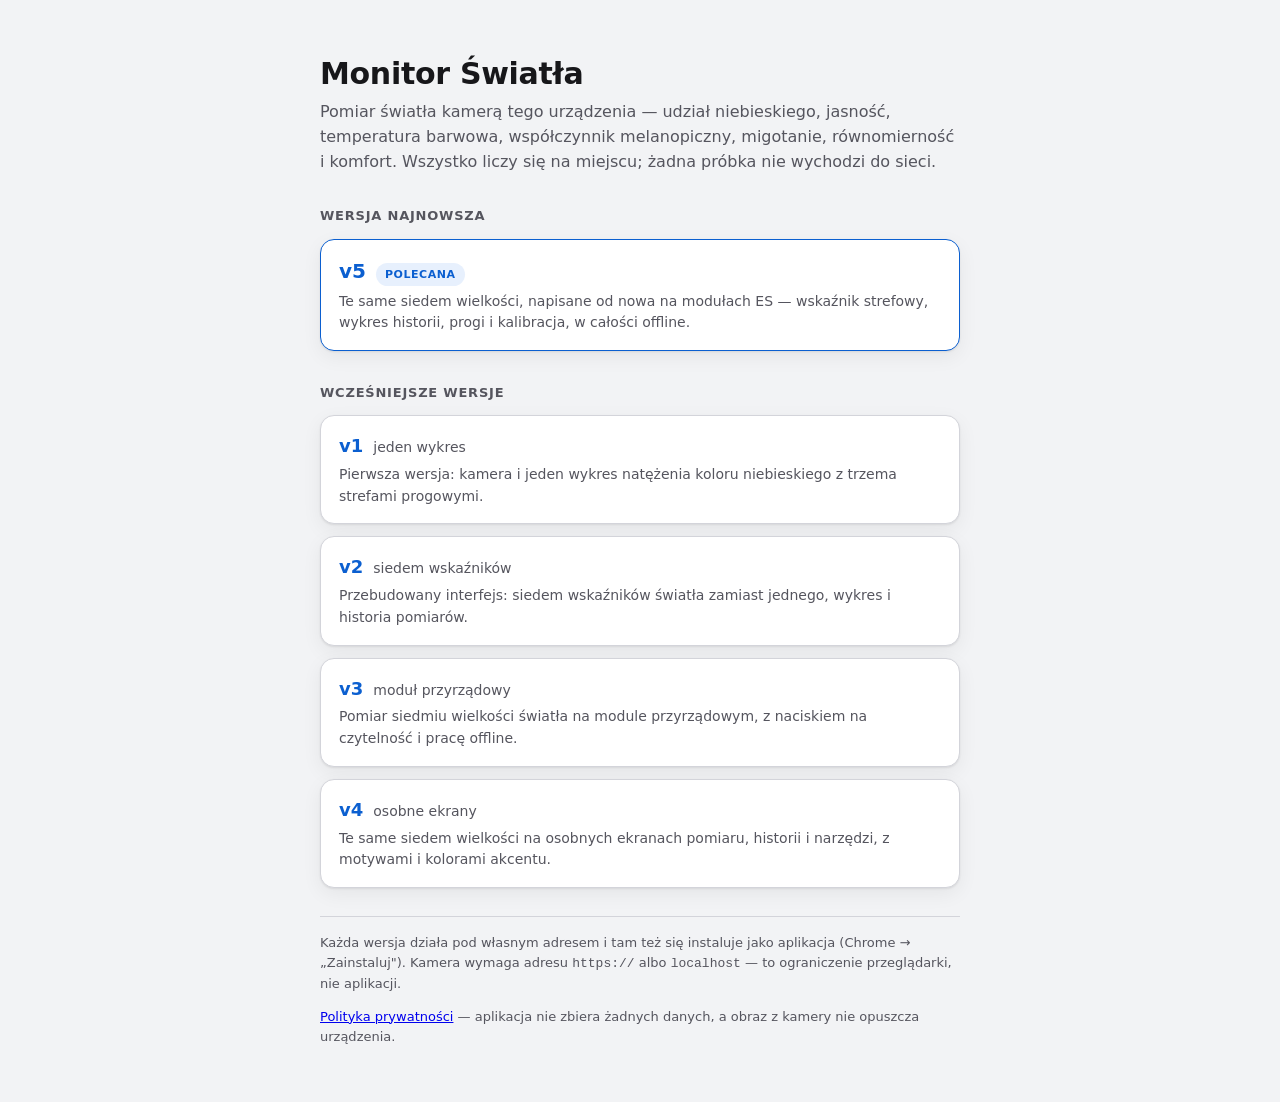
<file: docs/index.html>
<!doctype html>
<html lang="pl">
<head>
<meta charset="utf-8">
<meta name="viewport" content="width=device-width, initial-scale=1, viewport-fit=cover">
<title>Monitor Światła — wersje</title>
<meta name="description" content="Monitor Światła: pięć wersji interfejsu (v1–v5). Każda działa pod własnym adresem i mierzy światło kamerą tego urządzenia.">
<meta name="color-scheme" content="light dark">
<!-- Strona rozgałęzienia nie ma własnego motywu: theme-color idzie za motywem
     systemu, żeby pasek przeglądarki nie faworyzował żadnej z wersji. -->
<meta name="theme-color" content="#f2f2f3" media="(prefers-color-scheme: light)">
<meta name="theme-color" content="#141416" media="(prefers-color-scheme: dark)">
<link rel="icon" href="icons/icon-192.png" sizes="192x192" type="image/png">
<link rel="icon" href="icons/icon-512.png" sizes="512x512" type="image/png">
<link rel="apple-touch-icon" href="icons/icon-192.png">
<!-- Adres kanoniczny i karta podglądu. Oba sklepy proszą w formularzach o odsyłacz
     do witryny aplikacji i do polityki prywatności, a recenzent (i każdy komunikator,
     w którym ten odsyłacz się pojawi) czyta stąd tytuł, opis i obrazek. Adresy są
     bezwzględne celowo: podgląd musi działać także tam, gdzie strony nikt nie otworzył. -->
<link rel="canonical" href="https://cwichula.github.io/blueColorMonitor/">
<meta property="og:type" content="website">
<meta property="og:site_name" content="Monitor Światła">
<meta property="og:title" content="Monitor Światła">
<meta property="og:description" content="Mierzy kamerą siedem wielkości opisujących światło wokół Ciebie. Wszystko liczy się na Twoim urządzeniu, działa bez internetu i nic nie jest wysyłane do sieci.">
<meta property="og:url" content="https://cwichula.github.io/blueColorMonitor/">
<meta property="og:image" content="https://cwichula.github.io/blueColorMonitor/icons/icon-512.png">
<meta property="og:locale" content="pl_PL">
<meta name="twitter:card" content="summary">
<style>
/* ---------------------------------------------------------------------------
   To jest wyłącznie ROZGAŁĘZIENIE: spis wersji i nic więcej. Żadna wersja nie
   jest tu osadzana w ramce — każda otwiera się pod własnym adresem, bo tylko
   tam działa instalacja PWA i tylko tam kamera dostaje bezpieczny kontekst bez
   pośrednika. Strona nie rejestruje żadnego service workera (patrz komentarz
   przy skrypcie sprzątającym na końcu pliku).
   --------------------------------------------------------------------------- */
:root {
  --bg: #f2f3f5;
  --card: #ffffff;
  --border: #d3d4da;
  --border-strong: #9a9aa4;
  --text: #17171a;
  --muted: #55555e;      /* na --card ok. 7,4:1 */
  --accent: #0b5fd0;     /* na --card ok. 6,3:1 */
  --accent-soft: #e7f0fd;
  --shadow: 0 1px 2px rgba(0, 0, 0, .08), 0 6px 20px rgba(0, 0, 0, .06);
}

@media (prefers-color-scheme: dark) {
  :root {
    --bg: #0f1113;
    --card: #1a1a1d;
    --border: #3a3a41;
    --border-strong: #74747e;
    --text: #f0f0f2;
    --muted: #b3b3bc;    /* na --card ok. 8,6:1 */
    --accent: #79b4ff;   /* na --card ok. 8,1:1 */
    --accent-soft: #16273f;
    --shadow: 0 1px 2px rgba(0, 0, 0, .5), 0 6px 20px rgba(0, 0, 0, .35);
  }
}

* { box-sizing: border-box; }
html { -webkit-text-size-adjust: 100%; }

body {
  margin: 0;
  padding: clamp(20px, 5vw, 56px) clamp(16px, 5vw, 24px) 56px;
  background: var(--bg);
  color: var(--text);
  font: 16px/1.55 system-ui, -apple-system, "Segoe UI", Roboto, Arial, sans-serif;
}

.wrap { max-width: 640px; margin: 0 auto; }

h1 {
  font-size: clamp(24px, 6vw, 30px);
  line-height: 1.2;
  margin: 0 0 8px;
  letter-spacing: -.01em;
}

.lead { margin: 0 0 28px; color: var(--muted); }

h2 {
  font-size: 13px;
  text-transform: uppercase;
  letter-spacing: .06em;
  color: var(--muted);
  margin: 32px 0 12px;
  font-weight: 600;
}

/* Cały kafelek jest odnośnikiem — cel dotykowy ma wtedy kilkadziesiąt pikseli
   wysokości, a nie wysokość samego napisu „v3”. */
.ver {
  display: block;
  text-decoration: none;
  color: inherit;
  background: var(--card);
  border: 1px solid var(--border);
  border-radius: 14px;
  padding: 16px 18px;
  margin-bottom: 12px;
  box-shadow: var(--shadow);
  transition: border-color .15s, transform .15s;
}

.ver:hover { border-color: var(--border-strong); }
.ver:active { transform: translateY(1px); }

.ver__head {
  display: flex;
  align-items: baseline;
  gap: 10px;
  flex-wrap: wrap;
  margin-bottom: 4px;
}

.ver__id { font-size: 18px; font-weight: 700; color: var(--accent); }
.ver__short { font-size: 14px; color: var(--muted); }
.ver__desc { margin: 0; font-size: 14px; color: var(--muted); }

.badge {
  font-size: 11px;
  font-weight: 700;
  text-transform: uppercase;
  letter-spacing: .05em;
  color: var(--accent);
  background: var(--accent-soft);
  border-radius: 999px;
  padding: 3px 9px;
}

/* Wersja najnowsza dostaje mocniejszy cel, żeby ktoś, kto trafia tu pierwszy
   raz, nie musiał zgadywać, którą z pięciu otworzyć. */
.ver--primary { border-color: var(--accent); }
.ver--primary .ver__id { font-size: 20px; }

.note {
  margin: 28px 0 0;
  font-size: 13px;
  color: var(--muted);
  border-top: 1px solid var(--border);
  padding-top: 16px;
}

:where(a):focus-visible {
  outline: 3px solid var(--accent);
  outline-offset: 3px;
  border-radius: 14px;
}

@media (prefers-reduced-motion: reduce) {
  * { transition-duration: .001ms !important; }
}
</style>
</head>
<body>

<div class="wrap">
  <h1>Monitor Światła</h1>
  <p class="lead">
    Pomiar światła kamerą tego urządzenia — udział niebieskiego, jasność,
    temperatura barwowa, współczynnik melanopiczny, migotanie, równomierność
    i komfort. Wszystko liczy się na miejscu; żadna próbka nie wychodzi do sieci.
  </p>

  <h2>Wersja najnowsza</h2>

  <a class="ver ver--primary" href="./v5/">
    <span class="ver__head">
      <span class="ver__id">v5</span>
      <span class="badge">polecana</span>
    </span>
    <p class="ver__desc">
      Te same siedem wielkości, napisane od nowa na modułach ES — wskaźnik
      strefowy, wykres historii, progi i kalibracja, w całości offline.
    </p>
  </a>

  <h2>Wcześniejsze wersje</h2>

  <a class="ver" href="./v1/">
    <span class="ver__head">
      <span class="ver__id">v1</span>
      <span class="ver__short">jeden wykres</span>
    </span>
    <p class="ver__desc">
      Pierwsza wersja: kamera i jeden wykres natężenia koloru niebieskiego
      z trzema strefami progowymi.
    </p>
  </a>

  <a class="ver" href="./v2/">
    <span class="ver__head">
      <span class="ver__id">v2</span>
      <span class="ver__short">siedem wskaźników</span>
    </span>
    <p class="ver__desc">
      Przebudowany interfejs: siedem wskaźników światła zamiast jednego, wykres
      i historia pomiarów.
    </p>
  </a>

  <a class="ver" href="./v3/">
    <span class="ver__head">
      <span class="ver__id">v3</span>
      <span class="ver__short">moduł przyrządowy</span>
    </span>
    <p class="ver__desc">
      Pomiar siedmiu wielkości światła na module przyrządowym, z naciskiem na
      czytelność i pracę offline.
    </p>
  </a>

  <a class="ver" href="./v4/">
    <span class="ver__head">
      <span class="ver__id">v4</span>
      <span class="ver__short">osobne ekrany</span>
    </span>
    <p class="ver__desc">
      Te same siedem wielkości na osobnych ekranach pomiaru, historii i
      narzędzi, z motywami i kolorami akcentu.
    </p>
  </a>

  <p class="note">
    Każda wersja działa pod własnym adresem i tam też się instaluje jako
    aplikacja (Chrome → „Zainstaluj"). Kamera wymaga adresu <code>https://</code>
    albo <code>localhost</code> — to ograniczenie przeglądarki, nie aplikacji.
  </p>

  <!-- Odnośnik stoi tu, a nie w samych wersjach, bo dokument dotyczy całej
       witryny i wszystkich pięciu wersji naraz. Sklepy z aplikacjami wymagają
       stałego, publicznego adresu polityki prywatności — to jest ten adres. -->
  <p class="note" style="border-top: 0; padding-top: 0; margin-top: 12px;">
    <a href="./prywatnosc.html">Polityka prywatności</a> — aplikacja nie zbiera
    żadnych danych, a obraz z kamery nie opuszcza urządzenia.
  </p>
</div>

<script>
/* Sprzątanie po service workerze wersji 1.
   Zanim wersja 1 trafiła do /v1/, jej worker był rejestrowany w KORZENIU
   witryny. U każdego, kto odwiedził stronę wcześniej, ta rejestracja nadal
   siedzi w przeglądarce z zasięgiem korzenia witryny — serwuje z pamięci
   podręcznej starą stronę główną i potrafi przesłonić tę tutaj. Ten skrypt
   wyrejestrowuje DOKŁADNIE tę jedną rejestrację oraz usuwa pamięci podręczne
   o nazwach 'blue-monitor-vN' — tak nazywał się cache starego korzenia.
   Wszystkie pięć żywych wersji ma w nazwie przedrostek z myślnikiem
   ('blue-monitor-v1-28', 'blue-monitor-v2-2', 'blue-monitor-v3-2', 'ms4-5',
   'ms5-3'), więc ten wzorzec ich nie obejmuje.

   DLACZEGO PORÓWNANIE, A NIE WZORZEC. getRegistrations() zwraca — zgodnie ze
   specyfikacją — WSZYSTKIE rejestracje o tym samym POCHODZENIU, niezależnie od
   ścieżki, a nie tylko te „pod” bieżącą stroną. Wcześniejszy filtr brzmiał
   „wyrejestruj wszystko, czego zasięg nie kończy się na /v1/…/v5/” i na
   cwichula.github.io, gdzie pochodzenie dzielą WSZYSTKIE repozytoria
   właściciela, samo otwarcie tej strony — bez kliknięcia czegokolwiek, cicho,
   bez komunikatu — kasowało rejestrację dowolnej innej PWA tego konta i zabijało
   jej tryb offline. Zasięg dawnego workera korzenia to dokładnie katalog, w
   którym leży ta strona ('https://cwichula.github.io/blueColorMonitor/'
   na produkcji, 'http://localhost:8000/' przy serwowaniu docs/ lokalnie), więc
   jedyny bezpieczny filtr to równość z tym adresem.

   Sama strona rozgałęzienia NIE rejestruje żadnego service workera i nigdy nie
   może tego robić: żywy worker w korzeniu to dokładnie ten problem, który ten
   skrypt sprząta.
   Całość jest defensywna: bez API nic się nie dzieje, błędy są połykane,
   strona nigdy nie jest przeładowywana. */
(function () {
  'use strict';

  var ROOT = new URL('./', location.href).href;   /* zasięg dawnego workera korzenia */
  /* Nazwy pamięci są wspólne dla pochodzenia i nie da się ich zakotwiczyć na
     ścieżce — świadome ograniczenie, dlatego wzorzec jest maksymalnie wąski. */
  var V1_CACHE = /^blue-monitor-v\d+$/;           /* pamięci starego korzenia */

  try {
    if ('serviceWorker' in navigator && navigator.serviceWorker.getRegistrations) {
      navigator.serviceWorker.getRegistrations().then(function (regs) {
        regs.forEach(function (reg) {
          try {
            var scope = reg && reg.scope ? String(reg.scope) : '';
            if (scope !== ROOT) return;
            reg.unregister().catch(function () {});
          } catch (e) { /* jedna rejestracja mniej — nie przerywamy reszty */ }
        });
      }).catch(function () {});
    }
  } catch (e) { /* brak dostępu do API: nie ma czego sprzątać */ }

  try {
    if ('caches' in window) {
      caches.keys().then(function (names) {
        names.forEach(function (name) {
          if (V1_CACHE.test(name)) caches.delete(name).catch(function () {});
        });
      }).catch(function () {});
    }
  } catch (e) { /* tryb prywatny potrafi rzucić już przy odczycie */ }
}());
</script>

</body>
</html>
</file>
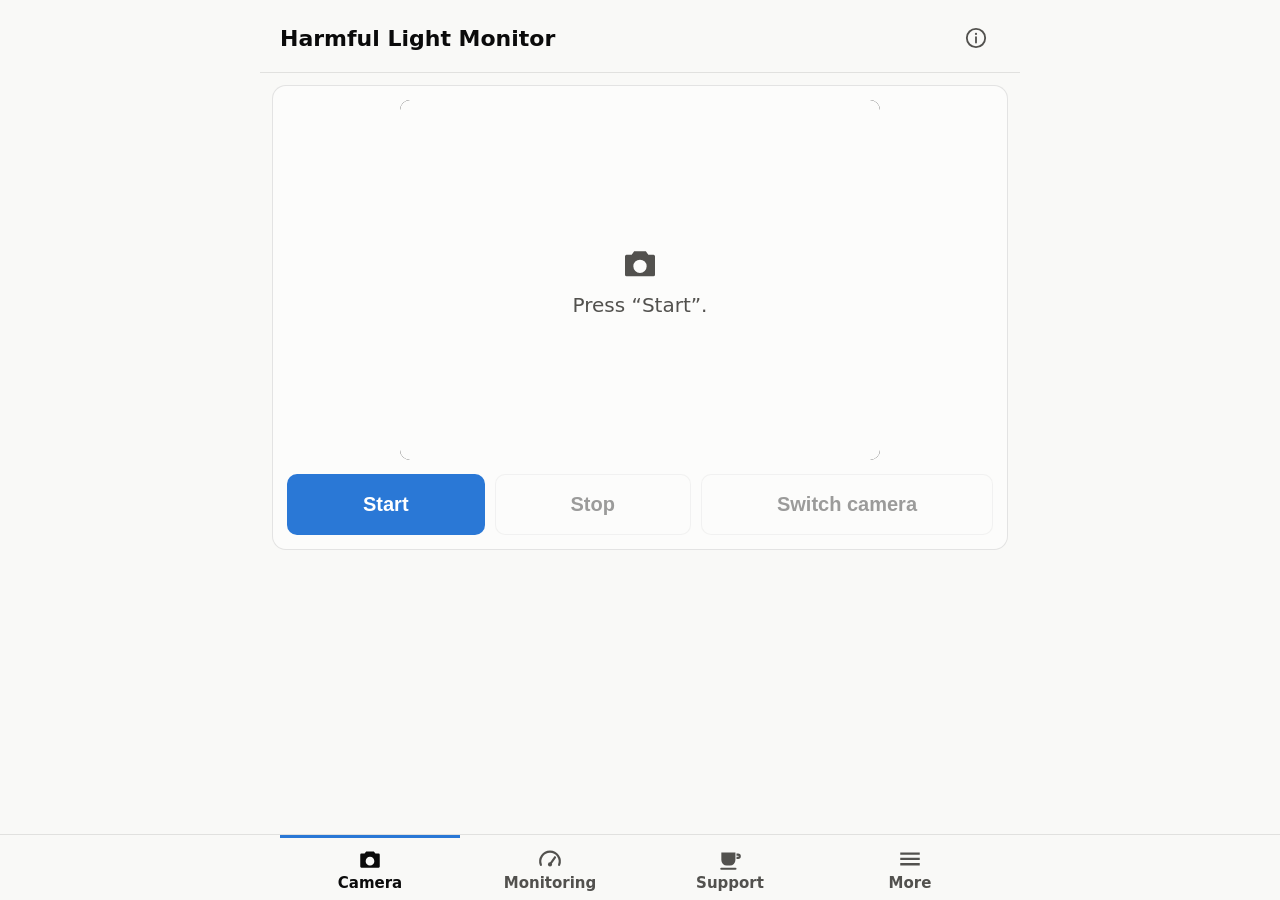
<file: docs/v1/index.html>
<!doctype html>
<!-- lang i dir ustawia shared/i18n.js, zanim parser dojdzie do <body>. Wpisane
     tu "en" to tylko wartość zapasowa na wypadek, gdyby silnik się nie wczytał —
     angielski, bo to on jest językiem zapasowym całej aplikacji. -->
<html lang="en">
<head>
<meta charset="utf-8">
<meta name="viewport" content="width=device-width, initial-scale=1, viewport-fit=cover">
<!-- Warstwa językowa PRZED wszystkim innym. i18n.js dopisuje znaczniki
     słowników do strumienia parsera (document.write), więc musi się wykonać,
     zanim parser dojdzie do jakiegokolwiek skryptu budującego ekran — i zanim
     i18n-dom.js zacznie czytać znaczniki data-i18n. Szczegóły w nagłówku
     docs/shared/i18n.js. -->
<script src="../shared/i18n.js"></script>
<script src="i18n-dom.js"></script>
<title data-i18n="app.name"></title>
<meta name="description" content="" data-i18n-attr="content:app.description">
<meta name="theme-color" content="#1a1a19">
<link rel="manifest" href="manifest.webmanifest">
<link rel="icon" href="../icons/icon-192.png">
<link rel="apple-touch-icon" href="../icons/icon-192.png">
<link rel="stylesheet" href="style.css">
<!-- Musi wczytać się PO style.css: globalne [hidden]{display:none!important}
     i .btn-large mają wygrywać kolejnością źródła, a nie sztuczkami na
     specyficzność selektorów. -->
<link rel="stylesheet" href="ui.css">
</head>
<body class="viz-root">

<header class="app-header">
  <h1 data-i18n="app.name"></h1>
  <div class="header-actions">
    <button id="infoBtn" class="icon-btn" type="button" data-i18n-attr="aria-label:action.openDocs">
      <svg viewBox="0 0 24 24" width="22" height="22" aria-hidden="true"><circle cx="12" cy="12" r="10" fill="none" stroke="currentColor" stroke-width="2"/><line x1="12" y1="11" x2="12" y2="17" stroke="currentColor" stroke-width="2" stroke-linecap="round"/><circle cx="12" cy="7.5" r="1.2" fill="currentColor"/></svg>
    </button>
  </div>
</header>

<!-- Zostaje w DOM (selectTab dalej należy do app.js), ale menu.js go ukrywa,
     żeby czytnik ekranu nie słyszał tej samej nawigacji dwa razy. -->
<div class="tabs" id="legacyTabs" role="tablist" data-i18n-attr="aria-label:nav.tabsAria">
  <button id="tabCamera" class="tab-btn" type="button" role="tab" aria-selected="true" aria-controls="panelCamera" data-i18n="nav.camera"></button>
  <button id="tabMonitoring" class="tab-btn" type="button" role="tab" aria-selected="false" aria-controls="panelMonitoring" tabindex="-1" data-i18n="nav.monitoring"></button>
</div>

<main>
<!-- role="region", nie "tabpanel": menu.js ukrywa #legacyTabs, więc w drzewie
     dostępności nie zostaje ani role="tablist", ani role="tab", a tabpanel
     byłby tu osierocony. app.js przełącza tylko .hidden i aria-selected,
     więc go to nie dotyczy. -->
<div id="panelCamera" role="region" data-i18n-attr="aria-label:nav.camera">

  <section class="card camera-card" data-i18n-attr="aria-label:camera.aria">
    <div class="video-wrap">
      <video id="video" playsinline muted></video>
      <canvas id="sampleOverlay" class="sample-overlay"></canvas>
      <div id="cameraPlaceholder" class="camera-placeholder">
        <svg viewBox="0 0 24 24" width="40" height="40" aria-hidden="true"><path fill="currentColor" d="M4 7h3l1.5-2h7L17 7h3a1 1 0 0 1 1 1v11a1 1 0 0 1-1 1H4a1 1 0 0 1-1-1V8a1 1 0 0 1 1-1zm8 3a4 4 0 1 0 0 8 4 4 0 0 0 0-8z"/></svg>
        <p data-i18n="camera.pressStart"></p>
      </div>
    </div>
    <div class="camera-controls">
      <button id="startBtn" class="btn btn-primary" type="button" data-i18n="camera.start"></button>
      <button id="stopBtn" class="btn" type="button" disabled data-i18n="camera.stop"></button>
      <button id="switchBtn" class="btn" type="button" disabled data-i18n="camera.switch"></button>
    </div>
  </section>
</div>

<div id="panelMonitoring" role="region" hidden data-i18n-attr="aria-label:nav.monitoring">

  <section class="card reading-card" data-i18n-attr="aria-label:reading.aria">
    <div class="reading-grid">

      <div class="reading-block">
        <h3 class="reading-title" data-i18n="metric.raw.name"></h3>
        <div class="gauge-wrap">
          <svg id="gaugeRaw" viewBox="0 0 200 130" class="gauge">
            <path class="gauge-band gauge-good" d="" />
            <path class="gauge-band gauge-warning" d="" />
            <path class="gauge-band gauge-critical" d="" />
            <line class="gauge-needle" x1="100" y1="95" x2="100" y2="32" />
            <circle cx="100" cy="95" r="6" class="gauge-hub" />
          </svg>
          <div class="gauge-readout">
            <div id="gaugeValueRaw" class="gauge-value">--</div>
            <div class="gauge-unit" data-i18n="metric.raw.unitLabel"></div>
            <div id="statusBadgeRaw" class="status-badge status-idle">
              <svg class="status-icon" width="16" height="16" viewBox="0 0 24 24" aria-hidden="true"></svg>
              <span class="status-label"></span>
            </div>
          </div>
        </div>
      </div>

      <div class="reading-block">
        <h3 class="reading-title" data-i18n="metric.share.name"></h3>
        <div class="gauge-wrap">
          <svg id="gaugeShare" viewBox="0 0 200 130" class="gauge">
            <path class="gauge-band gauge-good" d="" />
            <path class="gauge-band gauge-warning" d="" />
            <path class="gauge-band gauge-critical" d="" />
            <line class="gauge-needle" x1="100" y1="95" x2="100" y2="32" />
            <circle cx="100" cy="95" r="6" class="gauge-hub" />
          </svg>
          <div class="gauge-readout">
            <div id="gaugeValueShare" class="gauge-value">--</div>
            <div class="gauge-unit" data-i18n="metric.share.unitLabel"></div>
            <div id="statusBadgeShare" class="status-badge status-idle">
              <svg class="status-icon" width="16" height="16" viewBox="0 0 24 24" aria-hidden="true"></svg>
              <span class="status-label"></span>
            </div>
          </div>
        </div>
      </div>

    </div>
    <div class="secondary-stats">
      <div class="stat"><span class="stat-label" data-i18n="stat.overallBrightness"></span><span id="overallBrightness" class="stat-value">--%</span></div>
    </div>
    <!-- Zdanie i odnośnik to dwa osobne klucze: odnośnik jest tu wyrazem
         w zdaniu, a nie zdaniem, więc tłumacz musi móc go odmienić osobno. -->
    <p id="medicalDisclaimerShort" class="ui-disclaimer-short"><span data-i18n="disclaimer.short"></span> <a id="medicalDisclaimerLink" href="#" data-i18n="disclaimer.more"></a></p>
  </section>

  <section class="card chart-card" data-i18n-attr="aria-label:chart.aria">
    <div class="chart-header">
      <!-- Napis zawiera długość okna wykresu, a ta jest stałą z app.js
           (WINDOW_MS) — dlatego wstawia go app.js, a nie przebieg statyczny. -->
      <h2 id="chartsTitle"></h2>
      <button id="tableToggle" class="btn btn-small" type="button" aria-pressed="false" data-i18n="table.show"></button>
      <!-- Bez onclick w znaczniku: obsługę wpina features.js (oznacza przycisk
           atrybutem data-wired). Eksport działa dla każdego, bez warunków. -->
      <button id="exportCsvBtn" class="btn" type="button" data-i18n="action.exportCsv"></button>
    </div>

    <div class="chart-block">
      <h3 class="chart-title" data-i18n="metric.raw.name"></h3>
      <canvas id="chartRaw" class="chart-canvas" role="img" data-i18n-attr="aria-label:chart.raw.aria"></canvas>
    </div>

    <div class="chart-block">
      <h3 class="chart-title" data-i18n="metric.share.longName"></h3>
      <canvas id="chartShare" class="chart-canvas" role="img" data-i18n-attr="aria-label:chart.share.aria"></canvas>
    </div>

    <div class="legend" aria-hidden="false">
      <div class="legend-item">
        <span class="legend-swatch legend-good"></span>
        <svg width="14" height="14" viewBox="0 0 24 24" aria-hidden="true"><path fill="currentColor" d="M9 16.2 4.8 12l-1.4 1.4L9 19 21 7l-1.4-1.4z"/></svg>
        <span data-i18n="zone.good"></span>
      </div>
      <div class="legend-item">
        <span class="legend-swatch legend-warning"></span>
        <svg width="14" height="14" viewBox="0 0 24 24" aria-hidden="true"><path fill="currentColor" d="M1 21h22L12 2 1 21zm12-3h-2v-2h2v2zm0-4h-2v-4h2v4z"/></svg>
        <span data-i18n="zone.warning"></span>
      </div>
      <div class="legend-item">
        <span class="legend-swatch legend-critical"></span>
        <svg width="14" height="14" viewBox="0 0 24 24" aria-hidden="true"><path fill="currentColor" d="M12 2 1 12l11 10 11-10L12 2zm-1 5h2v6h-2V7zm0 8h2v2h-2v-2z"/></svg>
        <span data-i18n="zone.critical"></span>
      </div>
    </div>

    <!-- Wypełniane przez features.js: przeglądarka historii długoterminowej
         wraz z raportem dziennym i tygodniowym. -->
    <div id="historyPanel"></div>

    <div id="tableWrap" class="table-wrap" hidden>
      <table class="readings-table">
        <caption data-i18n="table.caption"></caption>
        <thead><tr>
          <th scope="col" data-i18n="table.col.time"></th>
          <th scope="col" data-i18n="metric.raw.name"></th>
          <th scope="col" data-i18n="metric.share.name"></th>
          <th scope="col" data-i18n="table.col.zone"></th>
        </tr></thead>
        <tbody id="readingsBody"></tbody>
      </table>
    </div>
  </section>

  <details class="card settings-card" id="settingsCard">
    <summary data-i18n="settings.title"></summary>
    <div class="settings-body">
      <div class="settings-group">
        <h4 class="settings-group-title" data-i18n="metric.raw.name"></h4>
        <!-- Etykieta i wartość są osobnymi elementami: wartość wpisuje
             syncThresholdUi() przy każdym ruchu suwaka, a etykieta jest
             napisem i należy do warstwy językowej. -->
        <label class="slider-row">
          <span><span data-i18n="settings.boundary.critical"></span> <b id="rawCritLabel">66%</b></span>
          <input id="rawCritSlider" type="range" min="10" max="95" value="66">
        </label>
        <label class="slider-row">
          <span><span data-i18n="settings.boundary.warning"></span> <b id="rawWarnLabel">33%</b></span>
          <input id="rawWarnSlider" type="range" min="5" max="90" value="33">
        </label>
      </div>

      <div class="settings-group">
        <h4 class="settings-group-title" data-i18n="metric.share.name"></h4>
        <label class="slider-row">
          <span><span data-i18n="settings.boundary.critical"></span> <b id="shareCritLabel">33%</b></span>
          <input id="shareCritSlider" type="range" min="10" max="95" value="33">
        </label>
        <label class="slider-row">
          <span><span data-i18n="settings.boundary.warning"></span> <b id="shareWarnLabel">26%</b></span>
          <input id="shareWarnSlider" type="range" min="5" max="90" value="26">
        </label>
      </div>

      <!-- Wypełniane przez features.js: zarządzanie profilami progów. -->
      <div id="profilesPanel"></div>
    </div>
  </details>

</div>

<div id="panelMethodology" role="region" class="methodology" hidden data-i18n-attr="aria-label:doc.aria">

  <!-- data-nav-back to delegowana obsługa powrotu z menu.js — bez wpinania
       osobnego uchwytu na każdym ekranie. -->
  <div class="ui-row">
    <button type="button" class="ui-back-btn" data-nav-back data-i18n="action.back" data-i18n-attr="aria-label:action.back.aria"></button>
  </div>

  <section class="card ui-disclaimer" role="note">
    <h3 data-i18n="disclaimer.title"></h3>
    <p data-i18n="disclaimer.body.docs"></p>
  </section>

  <nav class="doc-toc card" data-i18n-attr="aria-label:doc.toc.aria">
    <h2 data-i18n="doc.toc.title"></h2>
    <ol>
      <li><a href="#doc-start" data-i18n="doc.ch1.title"></a></li>
      <li><a href="#doc-metodologia" data-i18n="doc.ch2.title"></a></li>
      <li><a href="#doc-jednostki" data-i18n="doc.ch3.title"></a></li>
      <li><a href="#doc-strefy" data-i18n="doc.ch4.title"></a></li>
      <li><a href="#doc-urzadzenia" data-i18n="doc.ch5.title"></a></li>
    </ol>
  </nav>

  <h2 id="doc-start" class="doc-chapter" data-i18n="doc.ch1.heading"></h2>

  <section class="card">
    <h3 data-i18n="doc.ch1.tips.title"></h3>
    <ul>
      <li data-i18n="doc.ch1.tips.li1"></li>
      <li data-i18n="doc.ch1.tips.li2"></li>
      <li data-i18n="doc.ch1.tips.li3"></li>
      <li data-i18n="doc.ch1.tips.li4"></li>
      <li data-i18n="doc.ch1.tips.li5"></li>
      <li data-i18n="doc.ch1.tips.li6"></li>
    </ul>
  </section>

  <section class="card">
    <h3 data-i18n="doc.ch1.fonts.title"></h3>
    <p data-i18n="doc.ch1.fonts.p1"></p>
  </section>

  <h2 id="doc-metodologia" class="doc-chapter" data-i18n="doc.ch2.heading"></h2>

  <!-- Akapity Dokumentacji idą przez data-i18n-html: autor tekstu świadomie
       wyróżnił w nich pojedyncze wyrazy <b> i wzory <code>, a rozbicie tego na
       klucz na wyraz uniemożliwiłoby jakiekolwiek tłumaczenie. -->
  <section class="card">
    <h3 data-i18n="doc.ch2.spectro.title"></h3>
    <p data-i18n-html="doc.ch2.spectro.p1.html"></p>
    <p data-i18n-html="doc.ch2.spectro.p2.html"></p>
  </section>

  <section class="card">
    <h3 data-i18n="doc.ch2.raw.title"></h3>
    <p data-i18n-html="doc.ch2.raw.what.html"></p>
    <p data-i18n-html="doc.ch2.raw.algo.html"></p>
    <ol>
      <li data-i18n="doc.ch2.raw.step1"></li>
      <li data-i18n="doc.ch2.raw.step2"></li>
      <li data-i18n="doc.ch2.raw.step3"></li>
      <li data-i18n="doc.ch2.raw.step4"></li>
      <li data-i18n-html="doc.ch2.raw.step5.html"></li>
    </ol>
    <p data-i18n-html="doc.ch2.raw.why.html"></p>
  </section>

  <section class="card">
    <h3 data-i18n="doc.ch2.share.title"></h3>
    <p data-i18n-html="doc.ch2.share.what.html"></p>
    <p data-i18n-html="doc.ch2.share.algo.html"></p>
    <p class="formula-block" data-i18n-html="doc.ch2.share.formula.html"></p>
    <p data-i18n-html="doc.ch2.share.neutral.html"></p>
    <p data-i18n-html="doc.ch2.share.why.html"></p>
  </section>

  <h2 id="doc-jednostki" class="doc-chapter" data-i18n="doc.ch3.heading"></h2>

  <section class="card">
    <h3 data-i18n="doc.ch3.units.title"></h3>
    <p data-i18n-html="doc.ch3.units.p1.html"></p>
    <p data-i18n-html="doc.ch3.units.p2.html"></p>
  </section>

  <section class="card">
    <h3 data-i18n="doc.ch3.norms.title"></h3>
    <p data-i18n-html="doc.ch3.norms.p1.html"></p>
    <p data-i18n-html="doc.ch3.norms.p2.html"></p>
    <p data-i18n-html="doc.ch3.norms.p3.html"></p>
    <p data-i18n-html="doc.ch3.norms.p4.html"></p>
    <p data-i18n-html="doc.ch3.norms.p5.html"></p>
  </section>

  <h2 id="doc-strefy" class="doc-chapter" data-i18n="doc.ch4.heading"></h2>

  <section class="card">
    <h3 data-i18n="doc.ch4.zones.title"></h3>
    <p data-i18n-html="doc.ch4.zones.p1.html"></p>
    <ul>
      <li data-i18n-html="doc.ch4.zones.li1.html"></li>
      <li data-i18n-html="doc.ch4.zones.li2.html"></li>
      <li data-i18n-html="doc.ch4.zones.li3.html"></li>
    </ul>

    <p data-i18n-html="doc.ch4.zones.p2.html"></p>
    <p data-i18n-html="doc.ch4.zones.p3.html"></p>
    <ul>
      <li data-i18n-html="doc.ch4.zones.li4.html"></li>
      <li data-i18n-html="doc.ch4.zones.li5.html"></li>
    </ul>
    <p data-i18n-html="doc.ch4.zones.p4.html"></p>
    <p data-i18n-html="doc.ch4.zones.p5.html"></p>
  </section>

  <h2 id="doc-urzadzenia" class="doc-chapter" data-i18n="doc.ch5.heading"></h2>

  <section class="card">
    <h3 data-i18n="doc.ch5.devices.title"></h3>
    <p data-i18n-html="doc.ch5.devices.p1.html"></p>
    <p data-i18n-html="doc.ch5.devices.p2.html"></p>
    <p data-i18n-html="doc.ch5.devices.p3.html"></p>
  </section>

</div>

<!-- Ekrany nakładkowe. Celowo zwykłe <div>-y, NIE role="tabpanel" — stoją poza
     listą zakładek, dokładnie tak jak #panelMethodology. Treść wstrzykują
     support.js (wsparcie) i menu.js (więcej, o aplikacji). -->
<div id="panelSupport" class="ui-screen" role="region" aria-labelledby="supportTitle" hidden></div>
<div id="panelMore" class="ui-screen" role="region" aria-labelledby="moreTitle" hidden></div>
<div id="panelAbout" class="ui-screen" role="region" aria-labelledby="aboutTitle" hidden></div>
</main>

<!-- Warstwy globalne, wszystkie wypełniane w trakcie działania. -->
<nav id="appNav" class="nav-bar" data-i18n-attr="aria-label:nav.aria"></nav>
<div id="navLive" class="ui-visually-hidden" aria-live="polite"></div>
<div id="uiToastRegion" class="ui-toast-region" role="status" aria-live="polite"></div>

<!-- Kolejność wczytywania to twarda umowa: features, menu i support definiują
     powierzchnie, a app.js jako ostatni publikuje AppTabs/AppData i zgłasza
     'app:ready', które uruchamia całą trójkę. Bez defer/async, bez modułów. -->
<script src="features.js"></script>
<script src="menu.js"></script>
<script src="support.js"></script>
<script src="app.js"></script>
</body>
</html>
</file>
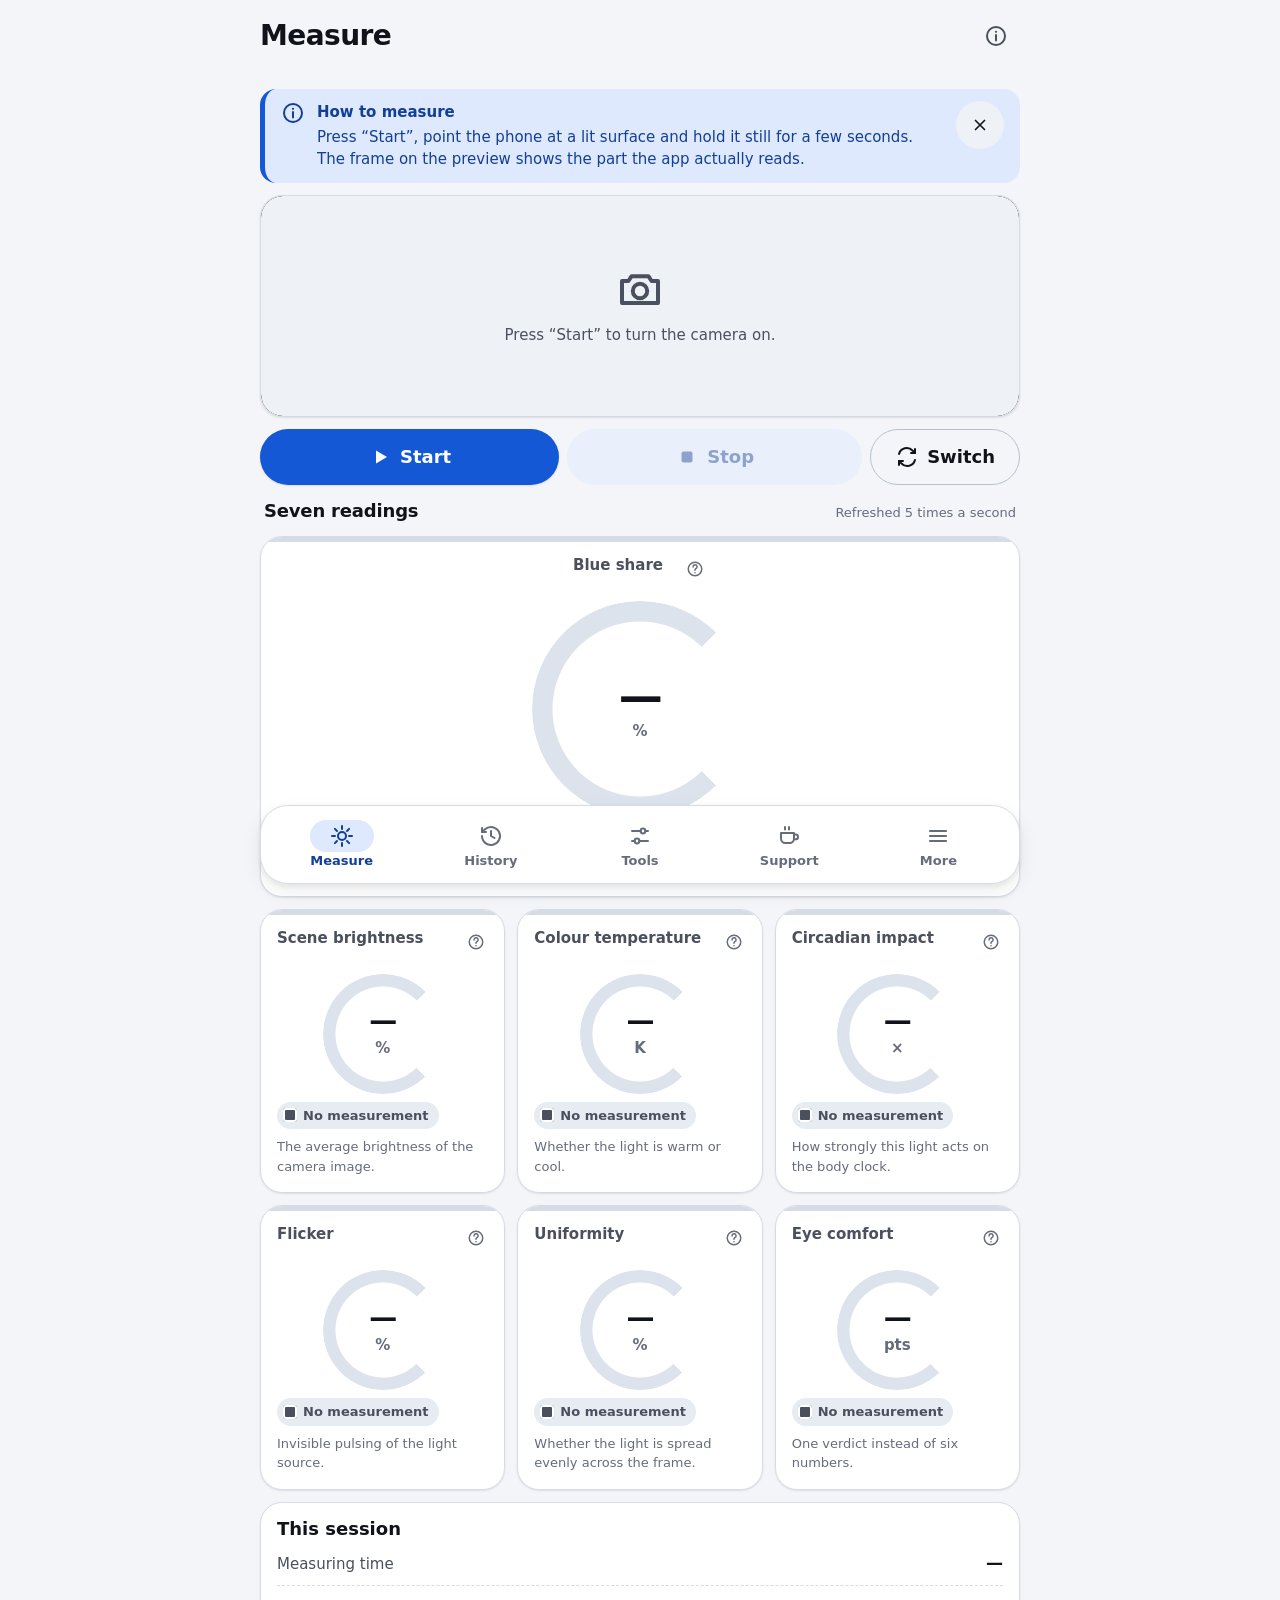
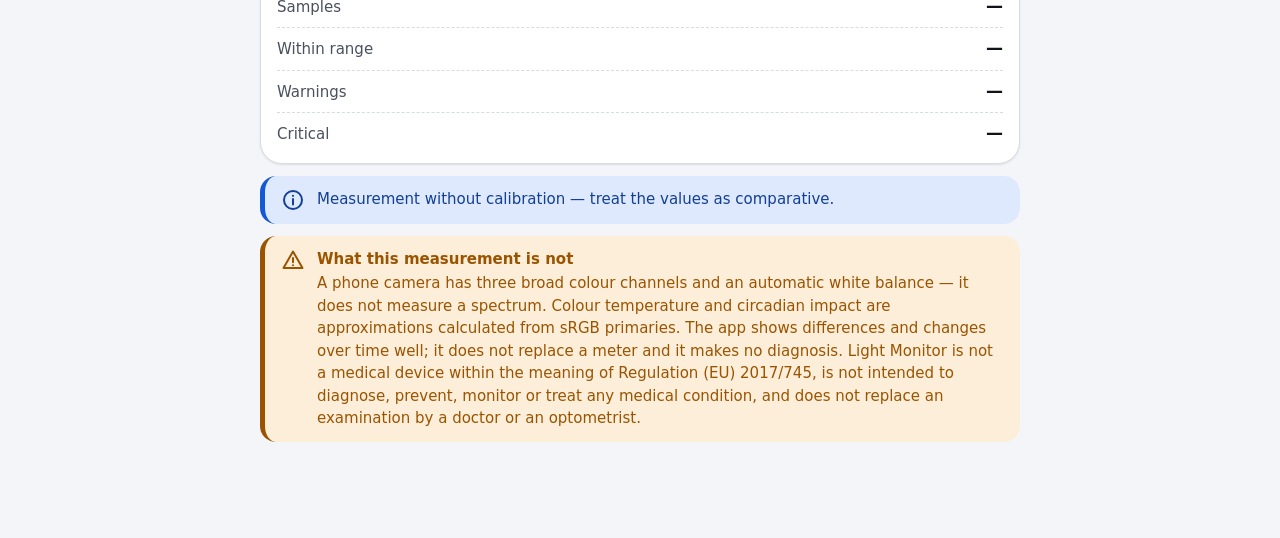
<file: docs/v2/index.html>
<!DOCTYPE html>
<html lang="pl">
<head>
<meta charset="utf-8">
<!-- viewport-fit=cover so the safe-area tokens in styles.css have something to
     read on a notched phone; user-scalable is deliberately NOT disabled — the
     audience of this app zooms. -->
<meta name="viewport" content="width=device-width, initial-scale=1, viewport-fit=cover">
<!-- Trzy ostatnie napisy tego pliku: opis, tytuł ikony na ekranie głównym
     i tytuł karty. Opis i <title> podmienia wpisany niżej skrypt, jeszcze przed
     pierwszym rysowaniem strony; wpisana tu polszczyzna jest wyłącznie
     wartością na wypadek wyłączonego JavaScriptu i dla robotów. Tytułu ikony
     nie da się przetłumaczyć w czasie działania — system czyta go przy
     instalacji, tak samo jak manifest.webmanifest, i dlatego zostaje. -->
<meta name="description" content="Monitor Światła — pomiar udziału światła niebieskiego kamerą telefonu. Siedem wskaźników, wykres, historia. Wszystko dostępne, bez konta i bez opłat.">
<meta name="color-scheme" content="light dark">
<!-- Painted by the browser behind the page before the stylesheet applies.
     Two values, so the flash on load matches the theme the user actually has. -->
<meta name="theme-color" content="#f3f5f9" media="(prefers-color-scheme: light)">
<meta name="theme-color" content="#0d1017" media="(prefers-color-scheme: dark)">
<meta name="mobile-web-app-capable" content="yes">
<meta name="apple-mobile-web-app-capable" content="yes">
<meta name="apple-mobile-web-app-title" content="Monitor Światła">
<title>Monitor Światła — pomiar światła niebieskiego</title>

<link rel="manifest" href="manifest.webmanifest">
<link rel="icon" href="../icons/icon-192.png" sizes="192x192" type="image/png">
<link rel="apple-touch-icon" href="../icons/icon-192.png">
<link rel="stylesheet" href="styles.css">

<!-- WARSTWA JĘZYKOWA — pierwszy skrypt strony, przed czymkolwiek innym.
     Wykrywa język, ustawia <html lang> i <html dir>, a słowniki (wspólny
     ../shared/i18n/<kod>.js i własny tej wersji i18n/<kod>.js) dopisuje do
     strumienia parsera, więc są w pamięci ZANIM wykona się pierwszy skrypt
     aplikacji. Bez defer i bez async — na tym stoi cała ta sztuczka.
     Powód i szczegóły: nagłówek docs/shared/i18n.js. -->
<script src="../shared/i18n.js"></script>

<script>
/* Dwie rzeczy, które muszą trafić na miejsce PRZED pierwszym rysowaniem strony:
   motyw (inaczej ktoś, kto wybrał „Ciemny”, dostaje białe mignięcie przy każdym
   uruchomieniu) i tytuł karty w języku użytkownika (inaczej do
   DOMContentLoaded świeci polski). To jedyny wpisany skrypt w tym pliku:
   czyta jeden klucz ustawień, którego właścicielem jest ui-core.js, i pyta
   warstwę językową o dwa napisy. */
(function () {
  try {
    var raw = localStorage.getItem('ms2.settings.v1');
    var theme = raw ? JSON.parse(raw).theme : null;
    if (theme === 'light' || theme === 'dark') {
      document.documentElement.setAttribute('data-theme', theme);
    }
  } catch (e) { /* private mode: the media query decides, which is correct too */ }
  try {
    if (window.I18n) {
      document.title = window.I18n.t('app.documentTitle');
      var desc = document.querySelector('meta[name="description"]');
      if (desc) desc.setAttribute('content', window.I18n.t('app.description'));
    }
  } catch (e) { /* zostaje wartość z markupu; ui-core poprawi ją przy starcie */ }
}());
</script>
</head>
<body>

<!-- ===================================================================
     SHELL
     ===================================================================
     Everything below is a container. Screen contents are built by the modules
     that own them, in one place each:
       ui-core.js  — Pomiar, Historia, Narzędzia (pusta lista), Więcej, Dokumentacja,
                     arkusze sheetDialog i sheetHelp, przyciemnienie i toasty
       support.js  — ekran Wsparcie
       tools.js    — wiersze #toolsList i wnętrza siedmiu nakładek narzędziowych
       engine.js   — tekst w #cameraPlaceholderText
     Ten plik nie buduje żadnego z tych ekranów: dwa właściciele jednego węzła
     były błędem wersji 1 i nie są tu powtórzone.
     =================================================================== -->

<div class="ms-app" id="appRoot">

  <!-- Napisy tej powłoki wstawia ui-core.js (applyStaticText) z warstwy
       językowej. W markupie zostają puste, bo tylko wtedy nie ma w tym pliku
       ani jednego zdania w jednym, wybranym z góry języku. -->
  <a class="ms-skip" id="skipLink" href="#appMain"></a>

  <header class="ms-header" id="appHeader">
    <div class="ms-header__inner">
      <h1 class="ms-header__title" id="appTitle"></h1>

      <!-- Shown only while measuring AND away from the Pomiar screen, where the
           camera preview already says the same thing. -->
      <span class="ms-status ms-status--good" id="measureStatus" hidden>
        <span class="ms-icon ms-icon--play ms-icon--sm" aria-hidden="true"></span>
        <span></span>
      </span>

      <div class="ms-header__actions">
        <button class="ms-iconbtn" id="btnInfo" type="button">
          <span class="ms-icon ms-icon--info" aria-hidden="true"></span>
        </button>
      </div>
    </div>
  </header>

  <main class="ms-main" id="appMain" tabindex="-1">
    <div class="ms-main__inner" id="appMainInner">

      <!-- ---- five tab screens ---- -->
      <section class="ms-view" id="panelMeasure" hidden></section>
      <section class="ms-view" id="panelHistory" hidden></section>
      <section class="ms-view" id="panelTools" hidden></section>
      <section class="ms-view" id="panelSupport" hidden>
        <div class="ms-main__inner"></div>
      </section>
      <section class="ms-view" id="panelMore" hidden></section>

      <!-- ---- nine overlay screens ----
           Each gets its back button and title from ui-core (convention
           panelXxx -> backXxx / titleXxx), so navigation works even when the
           module that fills the screen is not loaded. -->
      <section class="ms-view" id="panelDocs" hidden></section>
      <section class="ms-view" id="panelThresholds" hidden></section>
      <section class="ms-view" id="panelReports" hidden></section>
      <section class="ms-view" id="panelExport" hidden></section>
      <section class="ms-view" id="panelCompare" hidden></section>
      <section class="ms-view" id="panelCalibration" hidden></section>
      <section class="ms-view" id="panelScreenCheck" hidden></section>
      <section class="ms-view" id="panelSchedule" hidden></section>
      <section class="ms-view" id="panelAlerts" hidden></section>

    </div>
  </main>

  <!-- Icon AND label on every item, always: an icon-only bar is unusable for
       exactly the people this app is for. -->
  <!-- role="tablist" belongs on the element that DIRECTLY owns the tabs. On the
       <nav> it did two kinds of damage at once: a generic <div> stood between
       the list and its role="tab" children (aria-required-children), and the
       role overrode the navigation landmark, removing the one shortcut a
       screen-reader user has for jumping to the bar. -->
  <nav class="ms-nav" id="navBar">
    <div class="ms-nav__list" role="tablist">
      <button class="ms-nav__item" id="navMeasure" type="button" role="tab"
              aria-selected="true" aria-controls="panelMeasure" tabindex="0">
        <span class="ms-nav__icon"><span class="ms-icon ms-icon--monitor" aria-hidden="true"></span></span>
        <span class="ms-nav__label"></span>
      </button>
      <button class="ms-nav__item" id="navHistory" type="button" role="tab"
              aria-selected="false" aria-controls="panelHistory" tabindex="-1">
        <span class="ms-nav__icon"><span class="ms-icon ms-icon--history" aria-hidden="true"></span></span>
        <span class="ms-nav__label"></span>
      </button>
      <button class="ms-nav__item" id="navTools" type="button" role="tab"
              aria-selected="false" aria-controls="panelTools" tabindex="-1">
        <span class="ms-nav__icon"><span class="ms-icon ms-icon--tune" aria-hidden="true"></span></span>
        <span class="ms-nav__label"></span>
      </button>
      <button class="ms-nav__item" id="navSupport" type="button" role="tab"
              aria-selected="false" aria-controls="panelSupport" tabindex="-1">
        <span class="ms-nav__icon"><span class="ms-icon ms-icon--cup" aria-hidden="true"></span></span>
        <span class="ms-nav__label"></span>
      </button>
      <button class="ms-nav__item" id="navMore" type="button" role="tab"
              aria-selected="false" aria-controls="panelMore" tabindex="-1">
        <span class="ms-nav__icon"><span class="ms-icon ms-icon--menu" aria-hidden="true"></span></span>
        <span class="ms-nav__label"></span>
      </button>
    </div>
  </nav>

</div>

<!-- ===================================================================
     SHEET LAYER
     ===================================================================
     #sheetScrim, #sheetDialog and #sheetHelp are created by ui-core.js — it
     attaches their handlers at the moment it creates them, so shipping them
     as static markup here would leave dead buttons. Nothing else lives here:
     the four sheets that used to sell things are gone along with the modules
     that filled them.
     =================================================================== -->
<div id="sheetLayer"></div>

<!-- Outside #appRoot on purpose. An open sheet marks #appRoot inert and
     aria-hidden so a swipe gesture cannot wander into the screen behind it;
     living inside it, these two regions would have been silenced along with
     it and every announcement made from a sheet would have been lost. -->
<div class="ms-visually-hidden" id="liveRegion" role="status" aria-live="polite" aria-atomic="true"></div>
<div class="ms-visually-hidden" id="liveRegionAlert" role="alert" aria-live="assertive" aria-atomic="true"></div>

<div id="toastLayer"></div>

<!-- ===================================================================
     SCRIPTS
     ===================================================================
     Order is a contract, not a preference. Pierwszy skrypt strony,
     ../shared/i18n.js, stoi wyżej — w <head> — bo słowniki muszą być
     w pamięci, zanim którykolwiek z modułów poniżej odezwie się do I18n.t()
     przy ładowaniu. Dalej:
       ../shared/bus.js
                   — the event bus, shared with v3 and v4. First, so the
                     fallback bus inside ui-core.js stays switched off.
       ../shared/metrics.js
                   — pure maths, the single source of truth about a reading.
                     Everything below refuses to define itself without it.
       ui-core.js  — installs window.UI before any module tries to register a
                     listener; its own bus is only a fallback now.
       ../shared/engine.js
                   — the camera. Registers on the bus at parse time.
       support.js  — the Wsparcie screen. Also registers at parse time.
       tools.js    — the seven tool screens. All seven are simply available.
       boot.js     — last: reports what is missing and registers the worker.
     No script is deferred and none is async, because every one of them
     registers bus listeners while the others are still loading, and the shell
     waits for DOMContentLoaded before it builds anything.
     =================================================================== -->
<script src="../shared/bus.js"></script>
<script src="../shared/metrics.js"></script>
<script src="ui-core.js"></script>
<script src="../shared/engine.js"></script>
<script src="support.js"></script>
<script src="tools.js"></script>
<script src="boot.js"></script>

</body>
</html>
</file>
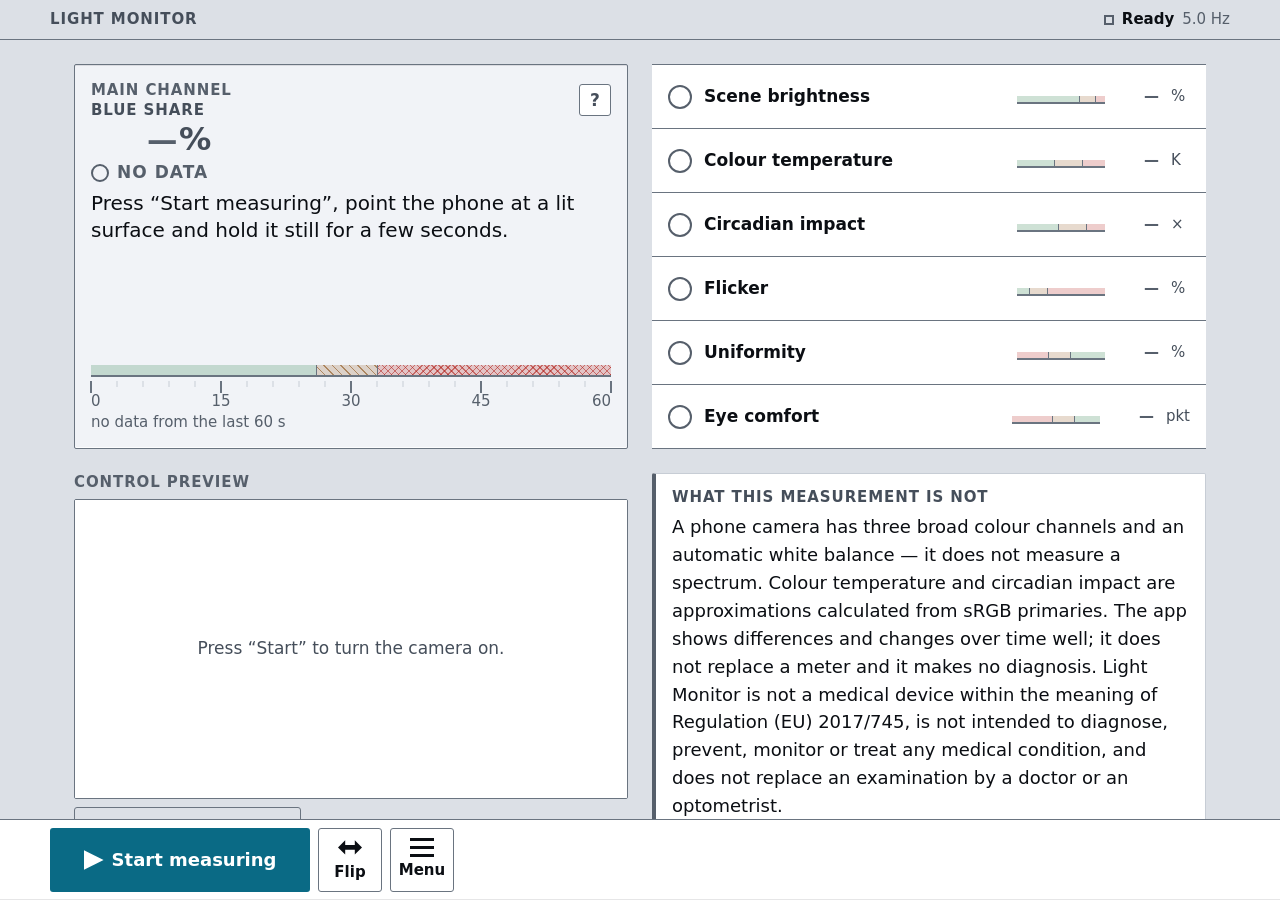
<file: docs/v3/index.html>
<!DOCTYPE html>
<!-- lang i dir ustawia ../shared/i18n.js jeszcze w trakcie parsowania; wartość
     poniżej to język zapasowy aplikacji, czyli ten, który zobaczy ktoś bez
     JavaScriptu i bez wczytanego słownika. -->
<html lang="en">
<head>
<meta charset="utf-8">
<!-- viewport-fit=cover so env(safe-area-inset-*) has something to read on a
     notched phone. user-scalable is deliberately NOT disabled: the audience of
     this application zooms, and chapter 4.9 designs for 200%. -->
<meta name="viewport" content="width=device-width, initial-scale=1, viewport-fit=cover">
<!-- Opis dla wyszukiwarki i dla ekranu instalacji. Czyta go robot i system
     operacyjny, zanim wykona się jakikolwiek skrypt, więc warstwa językowa nie ma
     jak go podmienić — stąd angielski, język zapasowy aplikacji. -->
<meta name="description" content="Light Monitor — measures seven qualities of light with your phone camera. Works offline and sends nothing over the network.">
<meta name="color-scheme" content="light dark">
<!-- Painted by the browser behind the page before the stylesheet applies, so
     the flash on launch matches the faceplate the user is about to get.
     Values are --ms3-plate from tokens.css, light and dark. -->
<meta name="theme-color" content="#DCE0E6" media="(prefers-color-scheme: light)">
<meta name="theme-color" content="#0B0E13" media="(prefers-color-scheme: dark)">
<meta name="mobile-web-app-capable" content="yes">
<meta name="apple-mobile-web-app-capable" content="yes">
<meta name="apple-mobile-web-app-title" content="Light Monitor">
<title>Monitor Światła</title>

<link rel="manifest" href="manifest.webmanifest">
<!-- The icons live one level up and are shared with the earlier versions; this
     version does not duplicate binary files. -->
<link rel="icon" href="../icons/icon-192.png" sizes="192x192" type="image/png">
<link rel="apple-touch-icon" href="../icons/icon-192.png">

<link rel="stylesheet" href="tokens.css">
<link rel="stylesheet" href="base.css">
<link rel="stylesheet" href="components.css">

<!-- Warstwa językowa. MUSI stać przed każdym skryptem, który buduje ekran:
     dopisuje słowniki przez document.write, więc parser zatrzymuje się na nich
     tak samo jak na metrics.js, a scale.js poniżej zastaje je już w pamięci.
     Bez `defer` i bez `async` — to właśnie ich brak wybiera ścieżkę
     synchroniczną (patrz nagłówek ../shared/i18n.js). Katalog słowników tej
     wersji podaje data-scope; brak pliku danego języka nie jest awarią, tylko
     spadkiem na angielski. -->
<script src="../shared/i18n.js" data-scope="i18n"></script>

<script>
/* The only inline script in the application. It writes three attributes before
   the first paint — without it a user who chose the dark faceplate gets a white
   flash on every launch. It reads, it never writes: shell.js owns the key. */
(function () {
  try {
    var raw = localStorage.getItem('ms3.settings.v1');
    var s = raw ? JSON.parse(raw) : null;
    var d = document.documentElement;
    if (!s) return;
    if (s.theme === 'light' || s.theme === 'dark') d.setAttribute('data-theme', s.theme);
    if (s.textScale === 1.15 || s.textScale === 1.3) d.setAttribute('data-text-scale', String(s.textScale));
    if (s.motion === 'reduced') d.setAttribute('data-motion', 'reduced');
  } catch (e) { /* private mode throws on read too: the media queries decide, which is also correct */ }
}());
</script>
</head>
<body>

<!-- Jedyny napis w całej aplikacji, którego warstwa językowa nie dosięgnie: przy
     wyłączonym JavaScripcie nie ma czym wczytać słownika ani czym podmienić tekstu,
     więc języka użytkownika nie da się tu ani rozpoznać, ani użyć. Stoi tu zatem
     angielski — język zapasowy całej aplikacji, ten sam, na który spada I18n.t()
     przy braku klucza. Jedna wersja językowa, nie dwie: druga i tak trafiałaby
     w kogoś przypadkowego. -->
<noscript>Light Monitor needs JavaScript switched on — without it the camera will not start and no number will appear.</noscript>

<!-- ===================================================================
     POWŁOKA — kolejność z rozdziału 4.7 specyfikacji, wiążąca.
     ===================================================================
     This file owns the static skeleton and nothing else. Every value, every
     band and every sentence that changes is written by dash.js; the modules
     and sheets are built into #ms3Screens and #ms3Sheets by shell.js. Two
     owners of one node was the mistake of version 1 and is not repeated here.

     #ms3Desk is the LAST child of #ms3App. That is not a preference: it is what
     makes the STOP key impossible to cover (chapter 1, rule 7).
     =================================================================== -->

<div class="ms3-app" id="ms3App">

  <!-- BLOK A — LISTWA STANU (4.2). Children stay flat: the ID contract lists
       them as direct children of the rail. -->
  <header class="ms3-rail" id="ms3Rail">
    <span class="ms3-rail__name" id="ms3RailName" data-i18n="app.title">Monitor Światła</span>
    <span class="ms3-rail__dot" id="ms3StateDot" data-state="idle" aria-hidden="true"></span>
    <!-- data-i18n-once: po starcie ten węzeł należy do dash.js, który pisze
         tu stan pomiaru. Powłoka wpisuje napis tylko przy pierwszym malowaniu,
         a po zmianie języka zostawia go pulpitowi. -->
    <span class="ms3-rail__state" id="ms3StateText" data-i18n="state.idle" data-i18n-once>Gotowy</span>
    <span class="ms3-rail__hz" id="ms3Hz" data-i18n="state.hz">5,0 Hz</span>
    <!-- Warm-up progress line: visible only through the first 3 s of a
         measurement, driven by dash.js through a custom property. -->
    <div class="ms3-rail__warmup" id="ms3Warmup" aria-hidden="true" hidden></div>
  </header>

  <main class="ms3-dash" id="ms3Dash">

    <!-- BLOK BŁĘDU (5.15). Slides in above the well, never a modal: a modal
         would cover the measurement and demand dismissal before it is read.
         The text comes verbatim from engine:error.messagePL. -->
    <div class="ms3-errata" id="ms3Errata" role="alert" hidden>
      <span class="ms3-errata__title" data-i18n="errata.titlePL">Błąd kamery</span>
      <p class="ms3-errata__text" id="ms3ErrataText"></p>
      <button class="ms3-key ms3-key--ghost ms3-errata__retry" type="button" id="ms3ErrataRetry" data-i18n="errata.retry">Spróbuj ponownie</button>
    </div>

    <!-- BLOK B — STUDNIA ODCZYTU (4.3, 5.1). Fixed height, never scrolls. -->
    <!-- dash.js jest jedynym właścicielem nazwy dostępnej tej sekcji: wpisuje w
         aria-label liczbę, jednostkę i słowo strefy. aria-labelledby miałoby
         pierwszeństwo i skasowałoby ten komunikat. -->
    <section class="ms3-readout" id="ms3Readout">
      <div class="ms3-readout__head">
        <span class="ms3-legend" data-i18n="readout.legend">Kanał główny</span>
        <!-- data-i18n-metric bierze NAZWĘ WIELKOŚCI z katalogu, nie napis
             powłoki. „share" jest kanałem głównym przy pierwszym uruchomieniu;
             od app:ready pisze tu dash.js. -->
        <span class="ms3-legend ms3-legend--strong" id="ms3ReadoutName" data-i18n-metric="share">Udział niebieskiego</span>
        <button class="ms3-help" type="button" id="ms3Help" data-i18n-aria="aria.help" data-i18n-name="share" aria-label="Co oznacza: Udział niebieskiego">?</button>
      </div>

      <!-- The comment padding between the spans removes the whitespace between
           inline boxes: "27" and "%" must sit flush, and a space here would be
           a real, visible one. -->
      <p class="ms3-readout__value" id="ms3ReadoutValue">
        <span class="ms3-readout__approx" id="ms3Approx" data-i18n="readout.approxSign" aria-hidden="true" hidden>≈</span><!--
     --><span class="ms3-readout__num" id="ms3Num" data-i18n="common.noValue" data-empty="true">—</span><!--
     --><span class="ms3-readout__unit" id="ms3Unit">%</span>
      </p>

      <p class="ms3-stamp ms3-stamp--none" id="ms3Stamp">
        <span class="ms3-shape ms3-shape--none" id="ms3StampShape" aria-hidden="true"></span>
        <span class="ms3-stamp__word" id="ms3StampWord" data-i18n="stamp.none">Brak danych</span>
        <span class="ms3-stamp__threshold" id="ms3StampThreshold"></span>
      </p>

      <!-- data-i18n-once z tego samego powodu co przy listwie stanu: zdanie
           oceniające należy do dash.js od chwili, w której ruszy pomiar. -->
      <p class="ms3-verdict" id="ms3Verdict" data-i18n="verdict.idle" data-i18n-once>Naciśnij „Start pomiaru”, skieruj telefon na oświetloną powierzchnię i trzymaj nieruchomo kilka sekund.</p>

      <!-- SKALA (5.3, 6.1). Empty containers on purpose: bands, ticks and
           labels depend on the metric and on the user's thresholds, so dash.js
           fills them once per channel change, not on every sample. In the 5 Hz
           loop only --ms3-pos on the needle track changes. -->
      <div class="ms3-scale" id="ms3Scale" role="img" data-i18n-aria="aria.scaleIdle" aria-label="Skala kanału głównego. Brak danych">
        <div class="ms3-scale__bands" id="ms3Bands"></div>
        <div class="ms3-scale__base" id="ms3Base"></div>
        <div class="ms3-scale__ticks" id="ms3Ticks"></div>
        <div class="ms3-scale__trace" id="ms3Trace" hidden></div>
        <div class="ms3-needle-track" id="ms3NeedleTrack"><span class="ms3-needle" id="ms3Needle"></span></div>
        <div class="ms3-scale__labels" id="ms3Labels"></div>
      </div>

      <p class="ms3-context" id="ms3Context" data-i18n="readout.contextEmpty">brak danych z ostatnich 60 s</p>
    </section>

    <!-- Jedyny obszar przewijany (4.1). -->
    <div class="ms3-scroll" id="ms3Scroll">

      <!-- BLOK C — LISTWA KANAŁÓW (4.4, 5.2). Rows are built by dash.js: the
           set depends on which channel is currently in the well. -->
      <div class="ms3-channels" id="ms3Channels" role="group" data-i18n-aria="channels.groupAria" aria-label="Kanały pomiarowe"></div>

      <!-- BLOK D — MONITOR KAMERY (4.5, 5.7). #cameraVideo, #cameraPlaceholder
           and #cameraPlaceholderText are written here, in the markup, because
           engine.js looks for them at DOMContentLoaded (9.2). There is exactly
           one <video> in this application; the CELOWANIE screen moves this whole
           panel with appendChild and hands it back. -->
      <div class="ms3-monitor" id="ms3CameraPanel" data-state="expanded">
        <span class="ms3-legend" data-i18n="monitor.legend">Podgląd kontrolny</span>
        <div class="ms3-monitor__frame" id="ms3MonitorFrame" style="aspect-ratio: 4 / 3">
          <video id="cameraVideo" playsinline muted></video>
          <!-- inset: 20% — exactly the rectangle engine.js samples (CROP_FRACTION 0.6),
               true only while the frame keeps the stream's aspect ratio. -->
          <div class="ms3-reticle" id="ms3Reticle" aria-hidden="true"></div>
          <!-- Zwinięty monitor traci celownik, a plakietka mówi, że obraz jest
               żywy, a nie zamrożoną miniaturą (4.5, 5.7). -->
          <span class="ms3-badge ms3-badge--live ms3-monitor__badge" id="ms3MonitorBadge" data-i18n="monitor.badge" hidden>Na żywo</span>
          <!-- Only engine.js ever writes the text below. -->
          <div class="ms3-monitor__placeholder" id="cameraPlaceholder"><p id="cameraPlaceholderText"></p></div>
        </div>
        <!-- Zwinięty do 96×96 px ten klawisz nakłada się na kadr i sam staje się
             celem dotyku — nadal jest prawdziwym <button> z nazwą dostępną. -->
        <button class="ms3-key ms3-key--ghost ms3-monitor__open" type="button" id="ms3MonitorOpen" data-i18n="monitor.open" data-i18n-aria="monitor.open" aria-label="Powiększ podgląd">Powiększ podgląd</button>
      </div>

      <!-- NOTY (5.11, 8.4). The note about the limits of the method is never
           collapsed and never hidden. -->
      <div class="ms3-notes" id="ms3Notes">
        <aside class="ms3-note ms3-note--limits">
          <span class="ms3-note__title" data-i18n="note.dashTitle">Czym ten pomiar nie jest</span>
          <p class="ms3-note__text" data-i18n="note.dashText">Aparat telefonu ma trzy szerokie kanały barwne i automatyczny balans bieli — nie mierzy widma. Temperatura barwowa i wpływ na rytm dobowy są przybliżeniami wyliczonymi z barw sRGB. Aplikacja dobrze pokazuje różnice i zmiany w czasie, nie zastępuje miernika i nie stawia żadnej diagnozy. Monitor Światła nie jest wyrobem medycznym w rozumieniu rozporządzenia (UE) 2017/745, nie służy do diagnozowania, zapobiegania, monitorowania ani leczenia jakiegokolwiek stanu chorobowego i nie zastępuje badania u lekarza ani optometrysty.</p>
        </aside>

        <!-- Shown by dash.js when the lead channel is kelvin or melanopic. -->
        <p class="ms3-note__legend" id="ms3ApproxNote" data-i18n="note.approxLegend" hidden>≈ wartość przybliżona — wyliczona z barw sRGB, nie z pomiaru widma.</p>
        <!-- Shown by dash.js when kelvinReliable or flickerWithinRange is false;
             it writes one of the two sentences from 8.4. -->
        <p class="ms3-note__legend" id="ms3RangeNote" hidden></p>

        <aside class="ms3-note ms3-note--warning" id="ms3FirstRun" hidden>
          <span class="ms3-note__title" data-i18n="note.titleWarning">Uwaga</span>
          <p class="ms3-note__text" data-i18n="transient.firstRun">Zacznij od klawisza „Start pomiaru” na dole ekranu. Kamera włączy się dopiero po naciśnięciu.</p>
        </aside>
      </div>

    </div><!-- /#ms3Scroll -->
  </main>

  <!-- Moduły poziomu 2 i ekrany pełnoekranowe (SPIS MODUŁÓW, CELOWANIE). -->
  <div class="ms3-screens" id="ms3Screens"></div>
  <!-- Arkusze modalne. z-index niższy niż pulpit sterowania — zawsze. -->
  <div class="ms3-sheets" id="ms3Sheets"></div>

  <!-- Region live: najwyżej jeden komunikat na 2 sekundy, nigdy strumień liczb. -->
  <p class="ms3-sr" id="ms3Live" aria-live="polite" aria-atomic="true"></p>

  <!-- BLOK E — PULPIT STEROWANIA (4.6, 5.6). OSTATNIE dziecko powłoki. -->
  <footer class="ms3-desk" id="ms3Desk">
    <button class="ms3-key ms3-key--primary" type="button" id="ms3KeyMain">
      <span class="ms3-key__icon" aria-hidden="true"></span>
      <span class="ms3-key__label" data-i18n="keys.start">Start pomiaru</span>
    </button>
    <button class="ms3-key ms3-key--square" type="button" id="ms3KeyFlip" data-i18n-aria="keys.flipAria" aria-label="Przełącz kamerę przód/tył">
      <span class="ms3-key__icon ms3-key__icon--flip" aria-hidden="true"></span>
      <span class="ms3-key__label" data-i18n="keys.flip">Obróć</span>
    </button>
    <button class="ms3-key ms3-key--square" type="button" id="ms3KeyMenu" data-i18n-aria="keys.menuAria" aria-label="Spis modułów">
      <span class="ms3-key__icon ms3-key__icon--menu" aria-hidden="true"></span>
      <span class="ms3-key__label" data-i18n="keys.menu">Menu</span>
    </button>
    <!-- 96×96 px reserved for the collapsed camera monitor, so it can never
         land on top of a key (4.6). dash.js moves #ms3CameraPanel in here. -->
    <div class="ms3-desk__monitor" id="ms3DeskMonitorSlot"></div>
  </footer>

</div><!-- /#ms3App -->

<!-- Kolejność wiążąca (9.2). Bez defer: shell.js musi mieć powłokę i musi
     skończyć przed engine.js, a boot.js jest zawsze ostatni. -->
<script src="../shared/bus.js"></script>
<script src="../shared/metrics.js"></script>
<script src="../shared/scale-core.js"></script>
<script src="scale.js"></script>
<script src="shell.js"></script>
<script src="../shared/engine.js"></script>
<script src="dash.js"></script>
<script src="recorder.js"></script>
<script src="modules.js"></script>
<script src="support.js"></script>
<script src="docs.js"></script>
<script src="boot.js"></script>
</body>
</html>
</file>
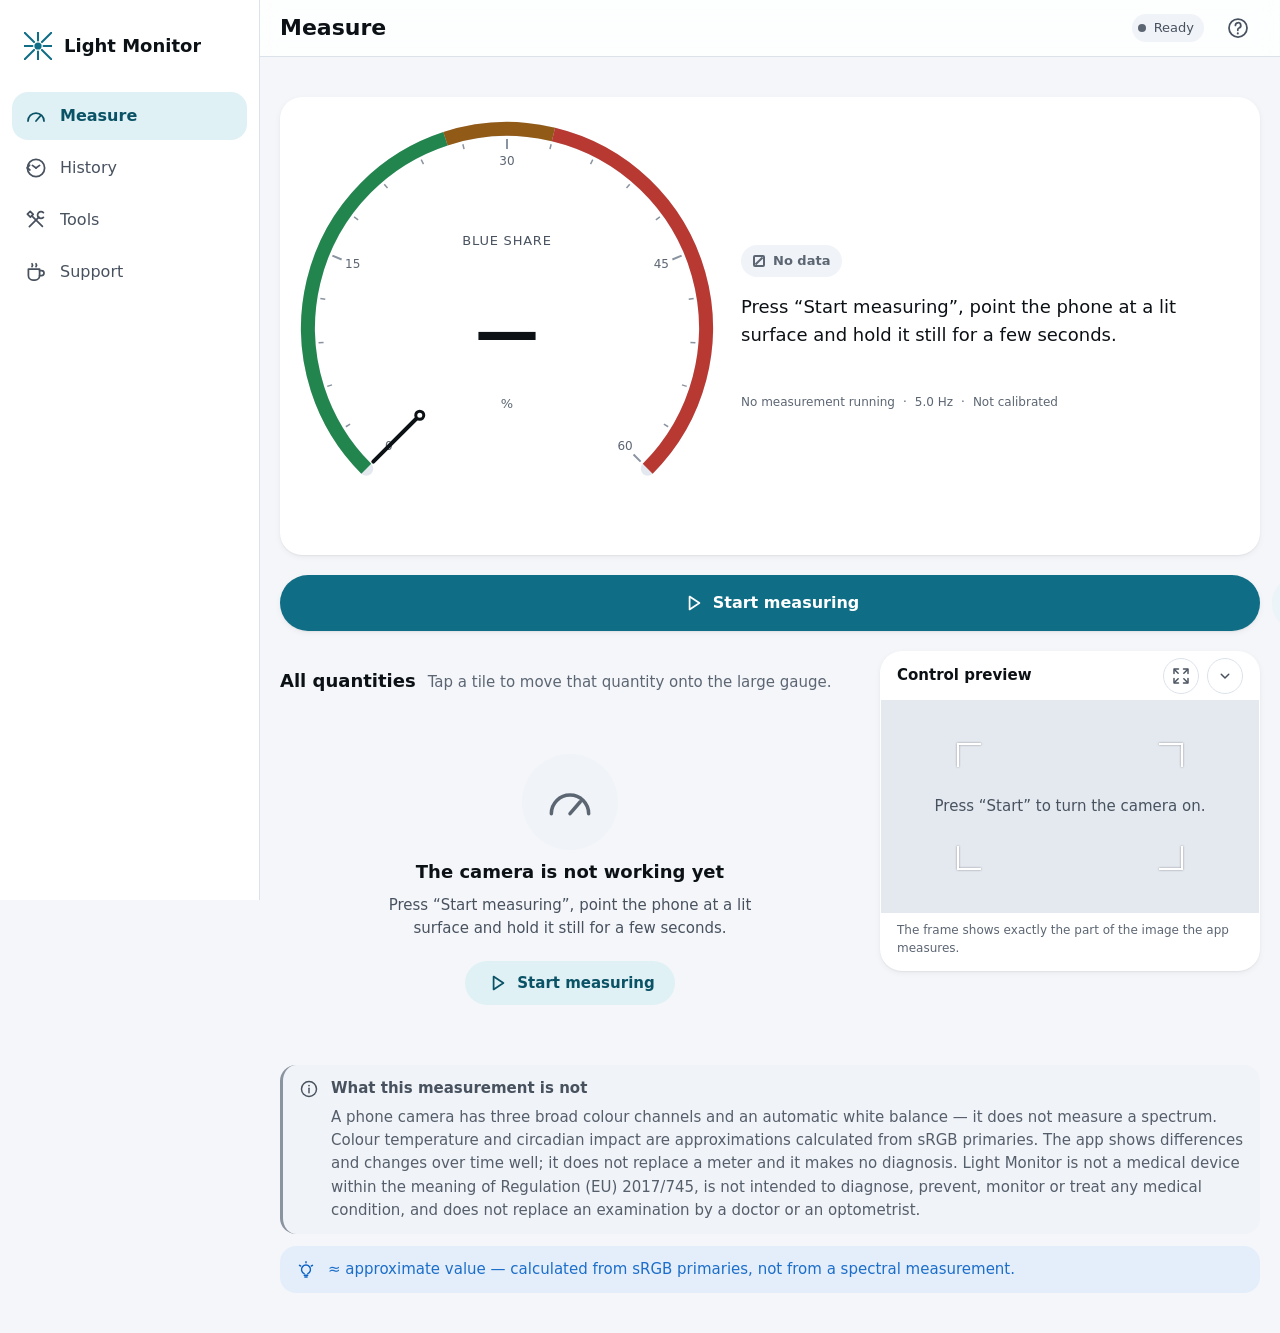
<file: docs/v4/index.html>
<!doctype html>
<!-- lang i dir ustawia ../shared/i18n.js jeszcze w trakcie parsowania; wartość
     poniżej to język zapasowy aplikacji, czyli ten, który zobaczy ktoś bez
     JavaScriptu i bez wczytanego słownika. -->
<html lang="en" data-accent="ocean">
<head>
  <meta charset="utf-8">
  <meta name="viewport" content="width=device-width, initial-scale=1, viewport-fit=cover">
  <meta name="color-scheme" content="light dark">
  <meta name="theme-color" content="#F4F6F9" media="(prefers-color-scheme: light)">
  <meta name="theme-color" content="#0E1116" media="(prefers-color-scheme: dark)">
  <!-- Opis dla wyszukiwarki i dla ekranu instalacji. Czyta go robot i system
       operacyjny, zanim wykona się jakikolwiek skrypt, więc warstwa językowa nie
       ma jak go podmienić — jest jednojęzyczny, a jedynym uczciwym wyborem jest tu
       angielski, język zapasowy całej aplikacji. -->
  <meta name="description" content="Light Monitor — light measurement with your phone camera.">
  <meta name="mobile-web-app-capable" content="yes">
  <meta name="apple-mobile-web-app-capable" content="yes">
  <meta name="apple-mobile-web-app-status-bar-style" content="black-translucent">
  <!-- Nazwa pod ikoną na ekranie głównym. Wpisuje ją system przy instalacji, zanim
       ruszy jakikolwiek skrypt — więc tak samo jak opis powyżej stoi po angielsku. -->
  <meta name="apple-mobile-web-app-title" content="Light Monitor">
  <title>Monitor Światła</title>

  <link rel="manifest" href="manifest.webmanifest">
  <link rel="icon" href="../icons/icon-192.png" sizes="192x192" type="image/png">
  <link rel="icon" href="../icons/icon-512.png" sizes="512x512" type="image/png">
  <link rel="apple-touch-icon" href="../icons/icon-192.png">

  <link rel="stylesheet" href="tokens.css">
  <link rel="stylesheet" href="base.css">
  <link rel="stylesheet" href="components.css">
  <link rel="stylesheet" href="screens.css">

  <!-- Warstwa językowa. MUSI stać przed każdym plikiem, który woła I18n przy
       ładowaniu — a robią to scale.js, store.js i ui.js. Ten skrypt dopisuje
       (przez document.write, w trakcie parsowania) znaczniki dwóch słowników:
       ../shared/i18n/<kod>.js i i18n/<kod>.js. Parser zatrzymuje się na nich tak
       samo jak na metrics.js, więc kiedy rusza pierwszy skrypt aplikacji, napisy
       są już w pamięci i nic nie musi czekać na wywołanie zwrotne.
       Brak pliku danego języka nie jest awarią: I18n.t() spada wtedy na angielski,
       a w ostateczności zwraca sam klucz. -->
  <script src="../shared/i18n.js"></script>

  <script>
  /* Drugi i ostatni skrypt wpisany w stronę, i jedyny, który wykonuje się przed pierwszym
     malowaniem. Czyta zapisane ustawienia i ustawia atrybuty na <html>, żeby
     ktoś, kto wybrał motyw ciemny albo większy tekst, nie zobaczył błysku
     ustawień domyślnych. Ten skrypt TYLKO CZYTA — zapis i cała reszta logiki
     ustawień należy wyłącznie do store.js. */
  (function () {
    'use strict';
    var root = document.documentElement;
    var raw = null;
    try { raw = window.localStorage ? window.localStorage.getItem('ms4.settings.v1') : null; }
    catch (e) { raw = null; }              /* tryb prywatny: zostają wartości domyślne */
    if (!raw) return;
    var s = null;
    try { s = JSON.parse(raw); } catch (e) { return; }
    if (!s || typeof s !== 'object') return;

    if (s.theme === 'light' || s.theme === 'dark') root.setAttribute('data-theme', s.theme);
    if (typeof s.accent === 'string' && /^[a-z]+$/.test(s.accent)) root.setAttribute('data-accent', s.accent);
    if (s.textScale === 1.15 || s.textScale === 1.3) root.setAttribute('data-text-scale', String(s.textScale));
    if (s.motion === 'reduced') root.setAttribute('data-motion', 'reduced');
  }());
  </script>
</head>
<body>

  <!-- 1. Skok do treści: pierwszy element w kolejności tabulacji -->
  <!-- Napis wstawia app.js z klucza 'nav.skip'. Pusty w znaczniku, bo nie ma
       jednego języka, w którym miałby tu stać. -->
  <a class="ms4-skip" href="#viewRoot" id="skipLink"></a>

  <!-- Jedyne zdania tej wersji, które nie przechodzą przez warstwę językową.
       Widać je wyłącznie wtedy, gdy JavaScript jest wyłączony — a wtedy nie ma czym
       wczytać słownika ani czym podstawić tekstu, więc języka użytkownika nie da się
       tu ani rozpoznać, ani użyć. Stoi tu zatem angielski — język zapasowy całej
       aplikacji, ten sam, na który spada I18n.t() przy braku klucza. -->
  <noscript>
    <div class="ms4-noscript">
      <p class="ms4-note__title">This app needs JavaScript</p>
      <p class="ms4-note__text">The measurement happens entirely on this device, in this
      browser tab — without JavaScript there is nothing to compute the camera image with.
      Enable JavaScript for this page and open it again. Nothing is sent over the network.</p>
    </div>
  </noscript>

  <!-- 2. Powłoka. app.js wypełnia topbar, sidenav, tabbar i viewRoot. -->
  <div class="ms4-app" id="appRoot">

    <aside class="ms4-sidenav" id="sideNav" hidden></aside>

    <header class="ms4-topbar" id="topBar">
      <div class="ms4-topbar__inner">
        <!-- Nazwę ekranu wpisuje app.js przy każdym wejściu w widok. -->
        <h1 class="ms4-topbar__title" id="topBarTitle"></h1>
        <div class="ms4-topbar__status" id="topBarStatus" aria-live="off"></div>
        <div class="ms4-topbar__actions" id="topBarActions"></div>
      </div>
    </header>

    <main class="ms4-app__main" id="viewRoot" tabindex="-1"></main>

    <!-- aria-label obu nawigacji ustawia app.js z klucza 'aria.tabbar'. -->
    <nav class="ms4-tabbar" id="tabBar"></nav>
  </div>

  <!-- 3. Kamera. MUSI istnieć przed DOMContentLoaded — engine.js szuka tych trzech ID.
          screen-measure.js przenosi #cameraStage do swojej karty przez appendChild. -->
  <div class="ms4-camera__stage" id="cameraStage" hidden>
    <!-- aria-label ustawia app.js z klucza 'camera.previewAria'. -->
    <video class="ms4-camera__video" id="cameraVideo" playsinline muted></video>
    <div class="ms4-camera__placeholder" id="cameraPlaceholder">
      <p class="ms4-camera__placeholder-text" id="cameraPlaceholderText"></p>
    </div>
    <div class="ms4-camera__reticle" aria-hidden="true"></div>
  </div>

  <!-- 4. Warstwy modalne. ui.js wstawia do nich i tylko do nich. -->
  <div class="ms4-scrim" id="scrim" hidden></div>
  <div class="ms4-sheet-host" id="sheetHost"></div>
  <div class="ms4-dialog-host" id="dialogHost"></div>
  <div class="ms4-toasts" id="toasts" aria-live="polite" aria-atomic="false"></div>

  <!-- 5. Komunikat dla czytnika ekranu. Jedyny element o tej roli w aplikacji. -->
  <p class="ms4-sronly" id="live" role="status" aria-live="polite"></p>

  <script src="../shared/metrics.js"></script>
  <script src="../shared/bus.js"></script>
  <script src="../shared/engine.js"></script>
  <script src="../shared/scale-core.js"></script>
  <script src="scale.js"></script>
  <script src="store.js"></script>
  <script src="ui.js"></script>
  <script src="gauge.js"></script>
  <script src="screen-measure.js"></script>
  <script src="screen-history.js"></script>
  <script src="screen-tools.js"></script>
  <script src="screen-support.js"></script>
  <script src="app.js"></script>
</body>
</html>
</file>
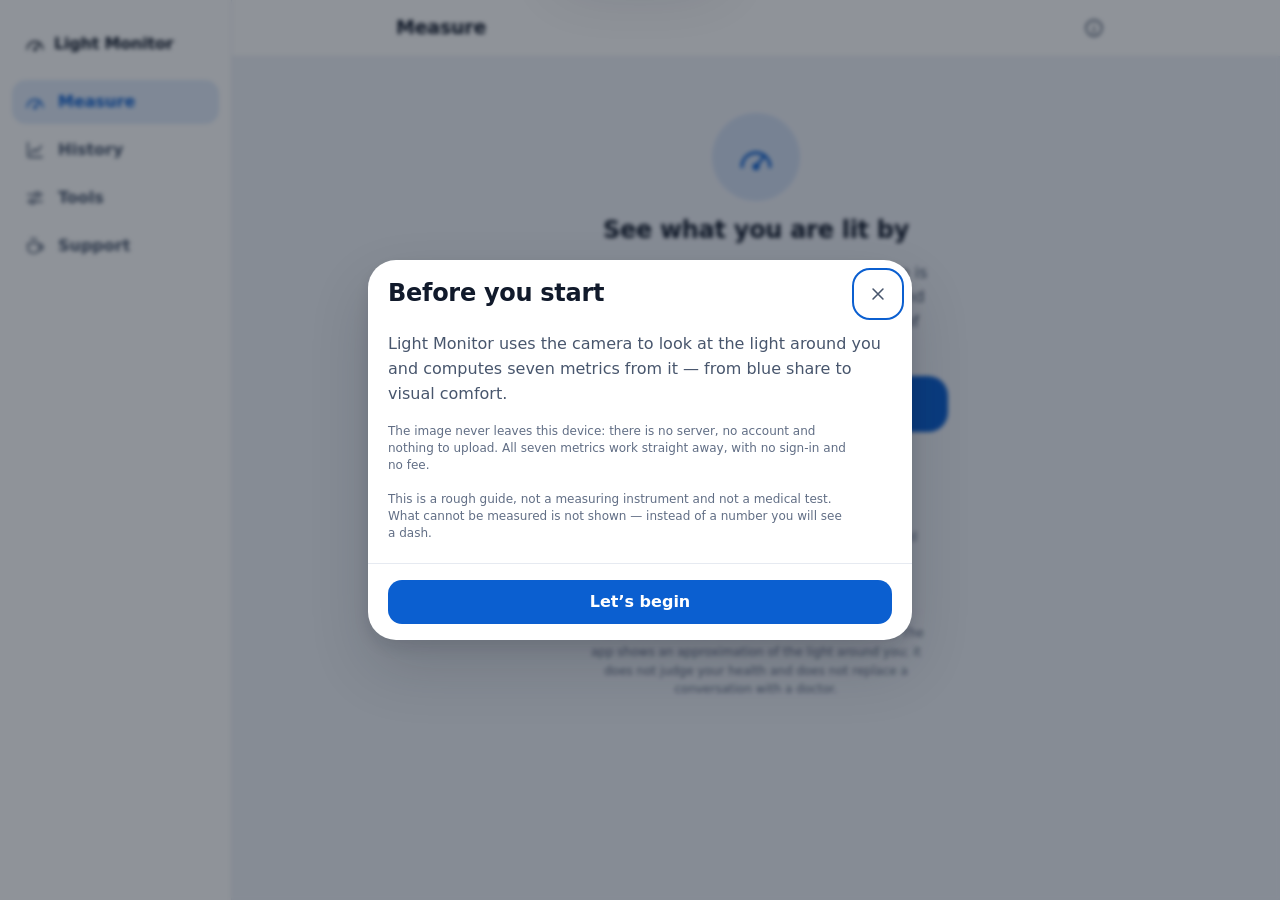
<file: docs/v5/index.html>
<!doctype html>
<html lang="en" data-accent="ocean">
<head>
  <meta charset="utf-8">
  <meta name="viewport" content="width=device-width, initial-scale=1, viewport-fit=cover">
  <meta name="color-scheme" content="light dark">
  <meta name="theme-color" content="#eff2f8" media="(prefers-color-scheme: light)">
  <meta name="theme-color" content="#0f1622" media="(prefers-color-scheme: dark)">
  <!-- Napisy w tym pliku są po ANGIELSKU celowo: to wersja dla kogoś, kto nie ma
       JavaScriptu, i punkt wyjścia, zanim ruszy silnik językowy. Po starcie
       js/app.js podmienia opis, tytuł, kotwicę pominięcia nawigacji i nazwy
       obu pasków na język interfejsu (klucze app.description, app.name,
       app.documentTitle, app.skipToContent, app.nav.aria, nav.measure). -->
  <meta name="description" content="Light Monitor — measures seven qualities of the light around you with your camera. Everything is computed on this device; nothing leaves it.">
  <meta name="mobile-web-app-capable" content="yes">
  <meta name="apple-mobile-web-app-capable" content="yes">
  <meta name="apple-mobile-web-app-status-bar-style" content="black-translucent">
  <meta name="apple-mobile-web-app-title" content="Light Monitor">
  <title>Light Monitor</title>

  <link rel="manifest" href="manifest.webmanifest">
  <link rel="icon" href="icons/icon-192.png" sizes="192x192" type="image/png">
  <link rel="icon" href="icons/icon-512.png" sizes="512x512" type="image/png">
  <link rel="apple-touch-icon" href="icons/icon-192.png">

  <!-- Kolejność jest znacząca: tokeny, potem reset i powłoka, potem komponenty,
       na końcu układy ekranów. Odwrócenie jej przewraca kaskadę. -->
  <link rel="stylesheet" href="css/tokens.css">
  <link rel="stylesheet" href="css/base.css">
  <link rel="stylesheet" href="css/components.css">
  <link rel="stylesheet" href="css/screens.css">

  <script>
  /* Jedyny skrypt wykonywany przed pierwszym malowaniem. Czyta zapisane
     ustawienia i przepisuje je na atrybuty <html>, żeby ktoś, kto wybrał motyw
     ciemny albo większy tekst, nie zobaczył błysku ustawień domyślnych.
     Ten skrypt WYŁĄCZNIE CZYTA — zapis, walidacja i reszta logiki ustawień
     należą tylko do js/store.js. Brak atrybutu znaczy „domyślnie”, więc
     wartości domyślnych celowo nie wypisujemy. */
  (function () {
    'use strict';
    var root = document.documentElement;
    var raw = null;
    try { raw = window.localStorage ? window.localStorage.getItem('ms5.settings.v1') : null; }
    catch (e) { return; }                 /* tryb prywatny: zostają wartości domyślne */
    if (!raw) return;
    var s = null;
    try { s = JSON.parse(raw); } catch (e) { return; }
    if (!s || typeof s !== 'object') return;

    if (s.theme === 'light' || s.theme === 'dark') root.setAttribute('data-theme', s.theme);
    if (typeof s.accent === 'string' && /^[a-z]{2,12}$/.test(s.accent)) root.setAttribute('data-accent', s.accent);
    if (s.textScale === 1.15 || s.textScale === 1.3) root.setAttribute('data-text-scale', String(s.textScale));
    if (s.density === 'compact') root.setAttribute('data-density', 'compact');
    if (s.motion === 'reduced') root.setAttribute('data-motion', 'reduced');
  }());
  </script>

  <noscript><style>
  /* Styl istnieje tylko wtedy, gdy JavaScript jest wyłączony — czyli wtedy, gdy
     nikt nie zdąży dołożyć klas z komponentów. Stąd te kilka linii tutaj
     zamiast piątego arkusza, którego reszta aplikacji nigdy by nie użyła. */
  .m5-noscript {
    max-width: var(--content-max);
    margin: var(--sp-6) auto;
    padding: var(--sp-6) max(var(--sp-4), var(--safe-l));
    color: var(--text-1);
  }
  .m5-noscript h2 { margin-bottom: var(--sp-3); font-size: var(--fs-h2); }
  .m5-noscript p { max-width: 60ch; color: var(--text-2); line-height: var(--lh-normal); }
  </style></noscript>
</head>
<body>

  <!-- Pierwszy element w kolejności tabulacji: skok ponad paski powłoki. -->
  <a class="m5-skip" href="#main">Skip to content</a>

  <div class="m5-app">

    <!-- Pasek boczny (od 900 px) i pasek zakładek (poniżej) niosą tę samą
         nawigację; widoczny jest zawsze dokładnie jeden, więc czytnik ekranu
         nie dostaje dwóch takich samych list. Wypełnia je js/app.js. -->
    <nav class="m5-sidenav" id="sidenav" aria-label="Main navigation"></nav>

    <header class="m5-topbar">
      <div class="m5-topbar__inner">
        <h1 class="m5-topbar__title" id="screenTitle">Measure</h1>
        <!-- Wskaźnik trwającego pomiaru; poza ekranem pomiaru jest jedynym
             śladem, że kamera pracuje. -->
        <div class="m5-topbar__status" id="topbarStatus"></div>
        <div class="m5-topbar__actions" id="topbarActions"></div>
      </div>
    </header>

    <!-- Główny obszar przewijania aplikacji. tabindex="-1", bo po zmianie
         ekranu app.js przenosi tu fokus. -->
    <main class="m5-main" id="main" tabindex="-1">
      <!-- Ten komunikat zostaje po angielsku NA ZAWSZE: bez JavaScriptu nie ma
           czym go przetłumaczyć, a angielski jest zapasem całej aplikacji.
           Klucze app.noscript.title i app.noscript.text trzymają tę samą treść
           dla reszty tłumaczeń. -->
      <noscript>
        <div class="m5-noscript">
          <h2>This app needs JavaScript</h2>
          <p>The whole measurement happens in this browser tab: JavaScript reads the
          frames from your camera and computes seven qualities of light from them.
          Without it there is nothing to measure with. Enable JavaScript for this page
          and open it again — still nothing will be sent over the network.</p>
        </div>
      </noscript>
    </main>

    <nav class="m5-tabbar" id="tabbar" aria-label="Main navigation"></nav>
  </div>

  <!-- Źródła obrazu dla js/camera.js. Muszą istnieć w dokumencie, zanim ruszy
       ekran pomiaru: screens/measure.js przenosi <video> do swojego kafelka
       podglądu, a <canvas> zostaje tutaj, niewidoczny — to z niego czytamy
       piksele, nikt nigdy go nie ogląda. -->
  <div class="m5-camera-source" id="cameraSource" hidden>
    <video id="camera" data-m5-camera playsinline muted autoplay aria-hidden="true"></video>
    <canvas id="camCanvas" data-m5-camera width="64" height="64" hidden></canvas>
  </div>

  <!-- Warstwy nad interfejsem. js/ui/overlays.js wstawia wyłącznie tutaj. -->
  <div class="m5-scrim" id="scrim" hidden></div>
  <div class="m5-layer m5-layer--sheet" id="sheetHost" hidden></div>
  <div class="m5-layer m5-layer--dialog" id="dialogHost" hidden></div>
  <div class="m5-toasts" id="toasts"></div>

  <!-- Jedyny region komunikatów dla czytnika ekranu w całej aplikacji. -->
  <p class="m5-sronly" id="live" role="status" aria-live="polite"></p>

  <!-- Jedyne wejście. Reszta modułów dociąga się importami. -->
  <script type="module" src="js/app.js"></script>
</body>
</html>
</file>
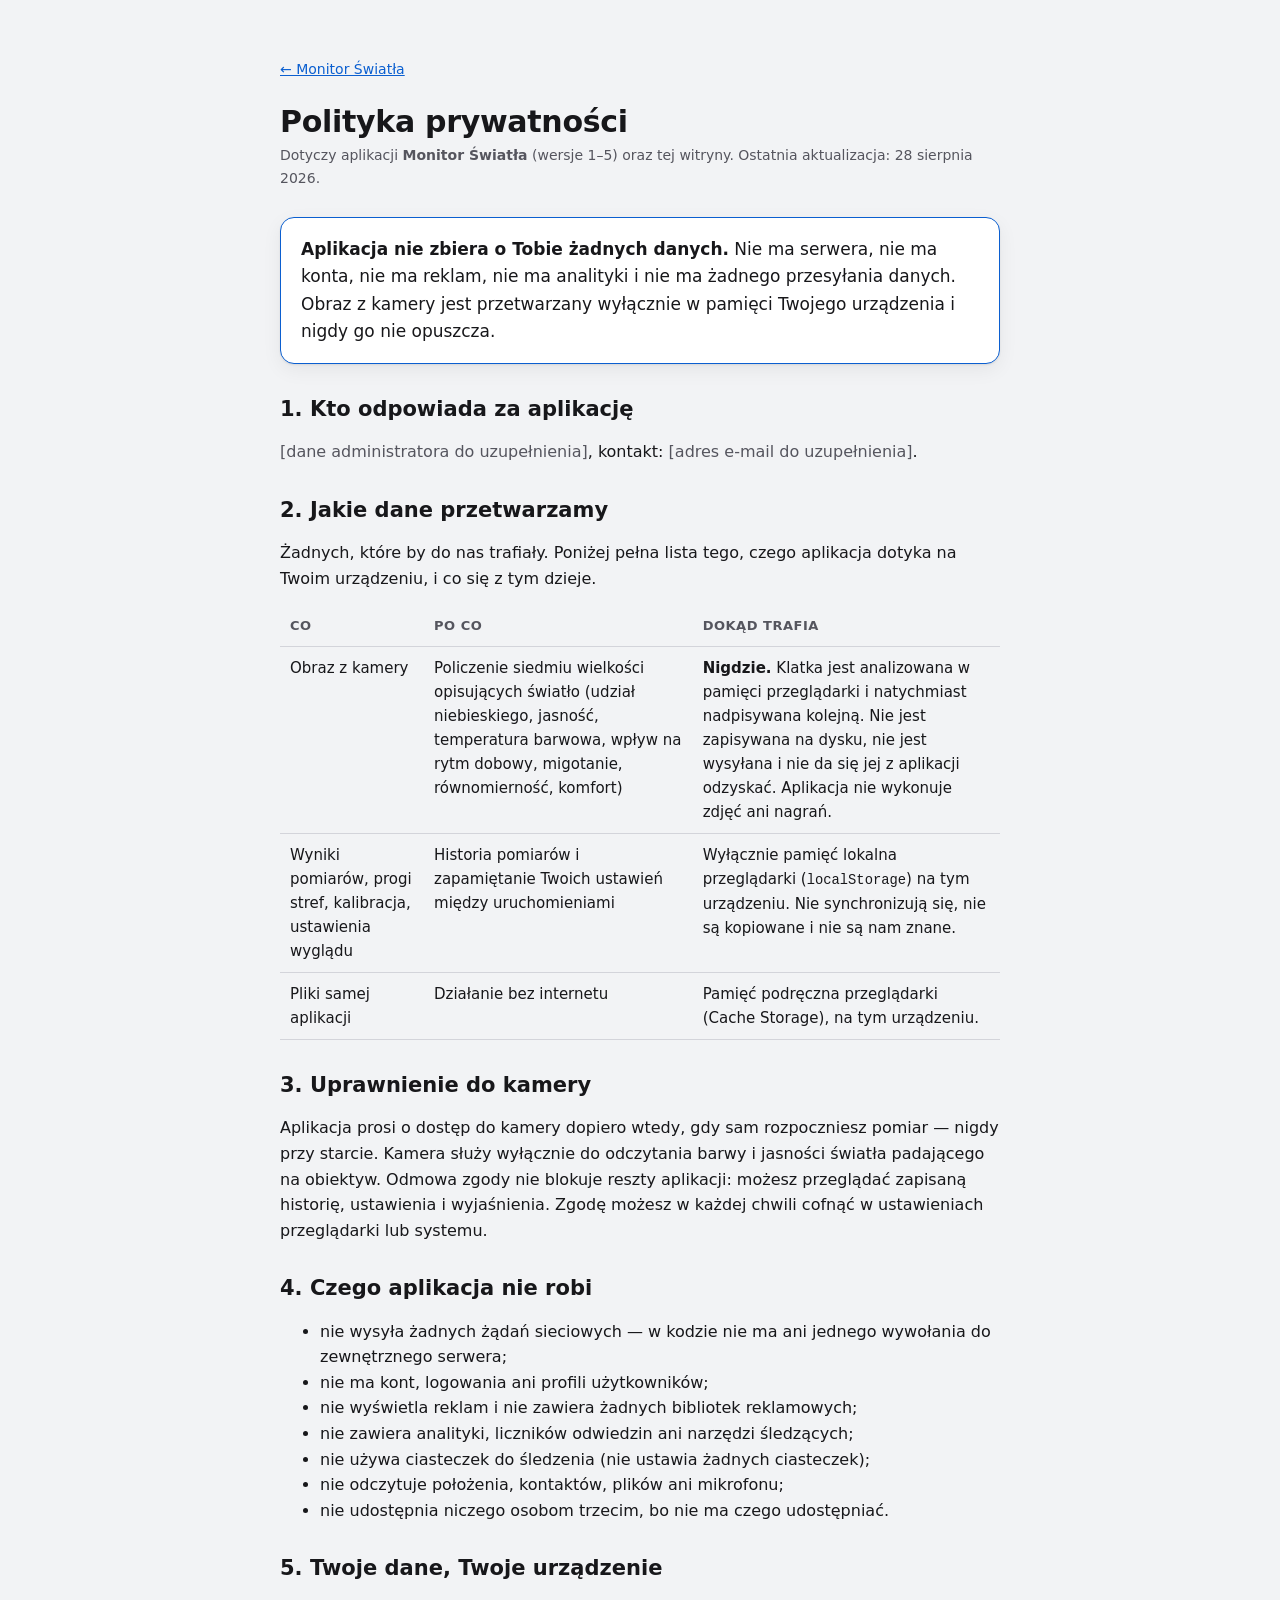
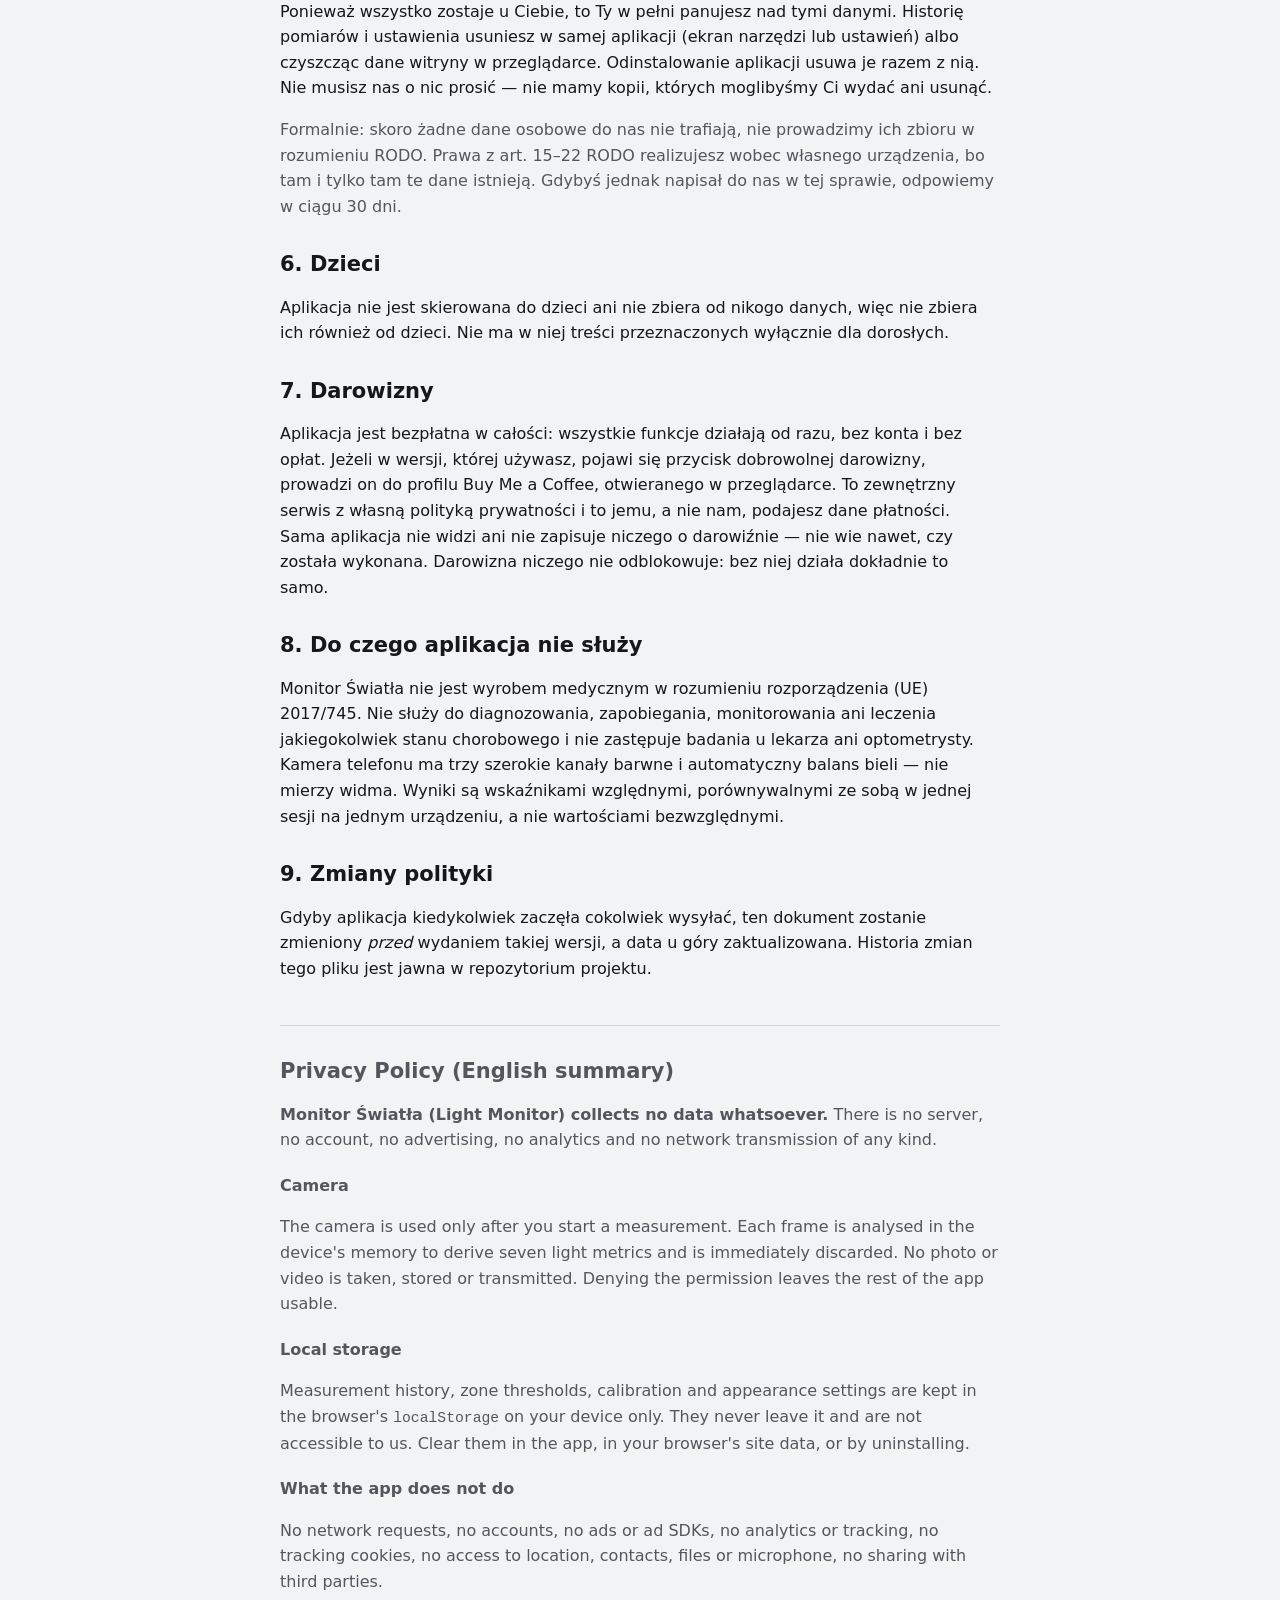
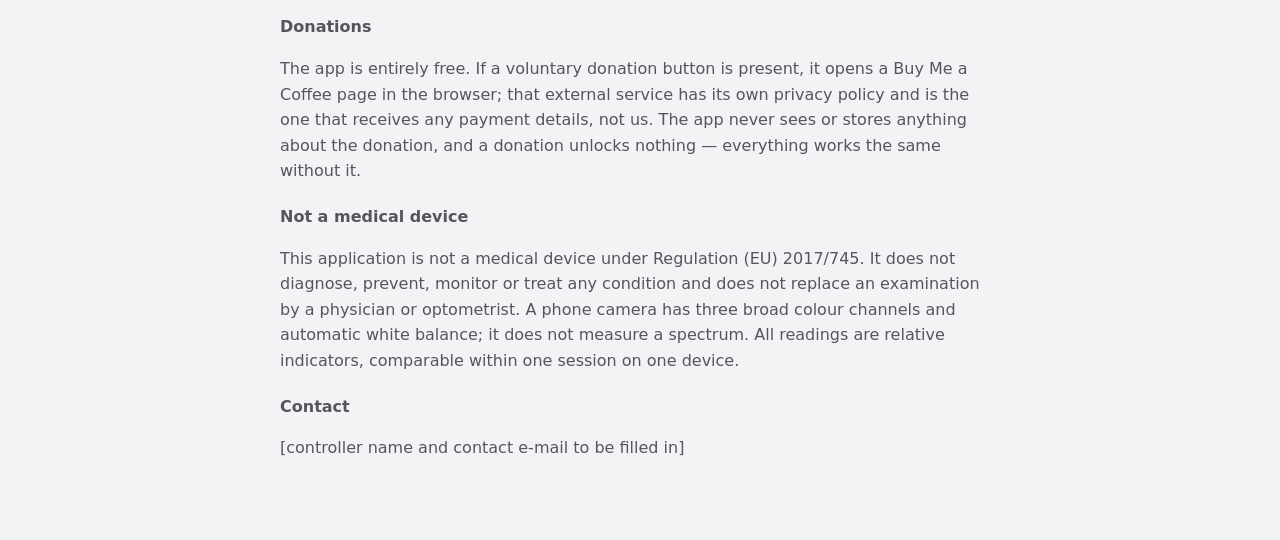
<file: docs/prywatnosc.html>
<!doctype html>
<html lang="pl">
<head>
<meta charset="utf-8">
<meta name="viewport" content="width=device-width, initial-scale=1, viewport-fit=cover">
<title>Polityka prywatności — Monitor Światła</title>
<meta name="description" content="Polityka prywatności aplikacji Monitor Światła: aplikacja nie zbiera żadnych danych, obraz z kamery nie opuszcza urządzenia.">
<meta name="color-scheme" content="light dark">
<meta name="theme-color" content="#f2f2f3" media="(prefers-color-scheme: light)">
<meta name="theme-color" content="#141416" media="(prefers-color-scheme: dark)">
<link rel="icon" href="icons/icon-192.png" sizes="192x192" type="image/png">
<link rel="icon" href="icons/icon-512.png" sizes="512x512" type="image/png">
<link rel="apple-touch-icon" href="icons/icon-192.png">
<!-- Ten adres wpisuje się w Play Console (Privacy policy) i w App Store Connect.
     Kanoniczny odsyłacz i karta podglądu są tu po to, żeby ten sam adres wklejony
     w formularz, w e-mail albo w komunikator pokazywał, czym jest ten dokument. -->
<link rel="canonical" href="https://cwichula.github.io/blueColorMonitor/prywatnosc.html">
<meta property="og:type" content="article">
<meta property="og:site_name" content="Monitor Światła">
<meta property="og:title" content="Polityka prywatności — Monitor Światła">
<meta property="og:description" content="Aplikacja nie zbiera żadnych danych. Obraz z kamery jest przetwarzany wyłącznie na urządzeniu i nigdy go nie opuszcza.">
<meta property="og:url" content="https://cwichula.github.io/blueColorMonitor/prywatnosc.html">
<meta property="og:image" content="https://cwichula.github.io/blueColorMonitor/icons/icon-512.png">
<meta property="og:locale" content="pl_PL">
<meta property="og:locale:alternate" content="en_GB">
<meta name="twitter:card" content="summary">
<style>
/* ---------------------------------------------------------------------------
   Dokument prawny, nie ekran aplikacji: jeden plik, zero zależności, zero
   skryptów. Styl celowo ten sam co na stronie rozgałęzienia (docs/index.html),
   żeby recenzent sklepu widział, że to ta sama witryna, a nie cudza strona
   podstawiona pod wymóg regulaminu.
   --------------------------------------------------------------------------- */
:root {
  --bg: #f2f3f5;
  --card: #ffffff;
  --border: #d3d4da;
  --text: #17171a;
  --muted: #55555e;
  --accent: #0b5fd0;
  --shadow: 0 1px 2px rgba(0, 0, 0, .08), 0 6px 20px rgba(0, 0, 0, .06);
}

@media (prefers-color-scheme: dark) {
  :root {
    --bg: #0f1113;
    --card: #1a1a1d;
    --border: #3a3a41;
    --text: #f0f0f2;
    --muted: #b3b3bc;
    --accent: #79b4ff;
    --shadow: 0 1px 2px rgba(0, 0, 0, .5), 0 6px 20px rgba(0, 0, 0, .35);
  }
}

* { box-sizing: border-box; }
html { -webkit-text-size-adjust: 100%; }

body {
  margin: 0;
  padding: clamp(20px, 5vw, 56px) clamp(16px, 5vw, 24px) 64px;
  background: var(--bg);
  color: var(--text);
  font: 16px/1.6 system-ui, -apple-system, "Segoe UI", Roboto, Arial, sans-serif;
}

.wrap { max-width: 720px; margin: 0 auto; }

h1 { font-size: clamp(24px, 6vw, 30px); line-height: 1.2; margin: 0 0 4px; letter-spacing: -.01em; }
h2 { font-size: clamp(18px, 4.5vw, 21px); margin: 32px 0 8px; line-height: 1.3; }
h3 { font-size: 16px; margin: 20px 0 6px; }

.updated { margin: 0 0 28px; color: var(--muted); font-size: 14px; }
p, li { color: var(--text); }
.muted { color: var(--muted); }

.card {
  background: var(--card);
  border: 1px solid var(--border);
  border-radius: 14px;
  padding: 18px 20px;
  margin: 20px 0;
  box-shadow: var(--shadow);
}

.card--lead { border-color: var(--accent); }
.card--lead p { margin: 0; font-size: 17px; }

table { width: 100%; border-collapse: collapse; margin: 12px 0; font-size: 15px; }
th, td { text-align: left; padding: 9px 10px; border-bottom: 1px solid var(--border); vertical-align: top; }
th { color: var(--muted); font-weight: 600; font-size: 13px; text-transform: uppercase; letter-spacing: .04em; }

a { color: var(--accent); }
a:focus-visible { outline: 3px solid var(--accent); outline-offset: 3px; border-radius: 4px; }

code { font-family: ui-monospace, SFMono-Regular, Consolas, monospace; font-size: .92em; }

.back { display: inline-block; margin-bottom: 24px; font-size: 14px; }

hr { border: 0; border-top: 1px solid var(--border); margin: 44px 0 32px; }

.en { color: var(--muted); }
.en h2, .en h3, .en p, .en li, .en td { color: inherit; }

@media print { body { background: #fff; color: #000; } .card { box-shadow: none; } }
</style>
</head>
<body>

<div class="wrap">

  <a class="back" href="./">← Monitor Światła</a>

  <h1>Polityka prywatności</h1>
  <p class="updated">Dotyczy aplikacji <strong>Monitor Światła</strong> (wersje 1–5) oraz tej witryny.
     Ostatnia aktualizacja: 28 sierpnia 2026.</p>

  <div class="card card--lead">
    <p><strong>Aplikacja nie zbiera o Tobie żadnych danych.</strong> Nie ma serwera, nie ma konta,
       nie ma reklam, nie ma analityki i nie ma żadnego przesyłania danych. Obraz z kamery jest
       przetwarzany wyłącznie w pamięci Twojego urządzenia i nigdy go nie opuszcza.</p>
  </div>

  <h2>1. Kto odpowiada za aplikację</h2>
  <p>
    <!-- TU WPISZ DANE ADMINISTRATORA (imię i nazwisko albo nazwa) ORAZ ADRES KONTAKTOWY.
         Oba sklepy wymagają działającego adresu kontaktowego, a Google Play i App Store
         Connect proszą o niego osobno w formularzu. Dopóki tu pusto, dokument jest
         niekompletny w rozumieniu obu regulaminów. -->
    <span class="muted">[dane administratora do uzupełnienia]</span>,
    kontakt: <span class="muted">[adres e-mail do uzupełnienia]</span>.
  </p>

  <h2>2. Jakie dane przetwarzamy</h2>
  <p>Żadnych, które by do nas trafiały. Poniżej pełna lista tego, czego aplikacja dotyka na
     Twoim urządzeniu, i co się z tym dzieje.</p>

  <table>
    <thead>
      <tr><th>Co</th><th>Po co</th><th>Dokąd trafia</th></tr>
    </thead>
    <tbody>
      <tr>
        <td>Obraz z kamery</td>
        <td>Policzenie siedmiu wielkości opisujących światło (udział niebieskiego, jasność,
            temperatura barwowa, wpływ na rytm dobowy, migotanie, równomierność, komfort)</td>
        <td><strong>Nigdzie.</strong> Klatka jest analizowana w pamięci przeglądarki i natychmiast
            nadpisywana kolejną. Nie jest zapisywana na dysku, nie jest wysyłana i nie da się jej
            z aplikacji odzyskać. Aplikacja nie wykonuje zdjęć ani nagrań.</td>
      </tr>
      <tr>
        <td>Wyniki pomiarów, progi stref, kalibracja, ustawienia wyglądu</td>
        <td>Historia pomiarów i zapamiętanie Twoich ustawień między uruchomieniami</td>
        <td>Wyłącznie pamięć lokalna przeglądarki (<code>localStorage</code>) na tym urządzeniu.
            Nie synchronizują się, nie są kopiowane i nie są nam znane.</td>
      </tr>
      <tr>
        <td>Pliki samej aplikacji</td>
        <td>Działanie bez internetu</td>
        <td>Pamięć podręczna przeglądarki (Cache Storage), na tym urządzeniu.</td>
      </tr>
    </tbody>
  </table>

  <h2>3. Uprawnienie do kamery</h2>
  <p>
    Aplikacja prosi o dostęp do kamery dopiero wtedy, gdy sam rozpoczniesz pomiar — nigdy przy
    starcie. Kamera służy wyłącznie do odczytania barwy i jasności światła padającego na obiektyw.
    Odmowa zgody nie blokuje reszty aplikacji: możesz przeglądać zapisaną historię, ustawienia
    i wyjaśnienia. Zgodę możesz w każdej chwili cofnąć w ustawieniach przeglądarki lub systemu.
  </p>

  <h2>4. Czego aplikacja nie robi</h2>
  <ul>
    <li>nie wysyła żadnych żądań sieciowych — w kodzie nie ma ani jednego wywołania do
        zewnętrznego serwera;</li>
    <li>nie ma kont, logowania ani profili użytkowników;</li>
    <li>nie wyświetla reklam i nie zawiera żadnych bibliotek reklamowych;</li>
    <li>nie zawiera analityki, liczników odwiedzin ani narzędzi śledzących;</li>
    <li>nie używa ciasteczek do śledzenia (nie ustawia żadnych ciasteczek);</li>
    <li>nie odczytuje położenia, kontaktów, plików ani mikrofonu;</li>
    <li>nie udostępnia niczego osobom trzecim, bo nie ma czego udostępniać.</li>
  </ul>

  <h2>5. Twoje dane, Twoje urządzenie</h2>
  <p>
    Ponieważ wszystko zostaje u Ciebie, to Ty w pełni panujesz nad tymi danymi. Historię pomiarów
    i ustawienia usuniesz w samej aplikacji (ekran narzędzi lub ustawień) albo czyszcząc dane
    witryny w przeglądarce. Odinstalowanie aplikacji usuwa je razem z nią. Nie musisz nas o nic
    prosić — nie mamy kopii, których moglibyśmy Ci wydać ani usunąć.
  </p>
  <p class="muted">
    Formalnie: skoro żadne dane osobowe do nas nie trafiają, nie prowadzimy ich zbioru w rozumieniu
    RODO. Prawa z art. 15–22 RODO realizujesz wobec własnego urządzenia, bo tam i tylko tam te dane
    istnieją. Gdybyś jednak napisał do nas w tej sprawie, odpowiemy w ciągu 30 dni.
  </p>

  <h2>6. Dzieci</h2>
  <p>
    Aplikacja nie jest skierowana do dzieci ani nie zbiera od nikogo danych, więc nie zbiera ich
    również od dzieci. Nie ma w niej treści przeznaczonych wyłącznie dla dorosłych.
  </p>

  <h2>7. Darowizny</h2>
  <p>
    Aplikacja jest bezpłatna w całości: wszystkie funkcje działają od razu, bez konta i bez opłat.
    Jeżeli w wersji, której używasz, pojawi się przycisk dobrowolnej darowizny, prowadzi on do
    profilu Buy Me a Coffee, otwieranego w przeglądarce. To zewnętrzny serwis z własną polityką
    prywatności i to jemu, a nie nam, podajesz dane płatności. Sama aplikacja nie widzi ani nie
    zapisuje niczego o darowiźnie — nie wie nawet, czy została wykonana. Darowizna niczego nie
    odblokowuje: bez niej działa dokładnie to samo.
  </p>

  <h2>8. Do czego aplikacja nie służy</h2>
  <p>
    Monitor Światła nie jest wyrobem medycznym w rozumieniu rozporządzenia (UE) 2017/745. Nie służy
    do diagnozowania, zapobiegania, monitorowania ani leczenia jakiegokolwiek stanu chorobowego
    i nie zastępuje badania u lekarza ani optometrysty. Kamera telefonu ma trzy szerokie kanały
    barwne i automatyczny balans bieli — nie mierzy widma. Wyniki są wskaźnikami względnymi,
    porównywalnymi ze sobą w jednej sesji na jednym urządzeniu, a nie wartościami bezwzględnymi.
  </p>

  <h2>9. Zmiany polityki</h2>
  <p>
    Gdyby aplikacja kiedykolwiek zaczęła cokolwiek wysyłać, ten dokument zostanie zmieniony
    <em>przed</em> wydaniem takiej wersji, a data u góry zaktualizowana. Historia zmian tego pliku
    jest jawna w repozytorium projektu.
  </p>

  <hr>

  <div class="en" lang="en">
    <h2>Privacy Policy (English summary)</h2>
    <p>
      <strong>Monitor Światła (Light Monitor) collects no data whatsoever.</strong> There is no
      server, no account, no advertising, no analytics and no network transmission of any kind.
    </p>
    <h3>Camera</h3>
    <p>
      The camera is used only after you start a measurement. Each frame is analysed in the device's
      memory to derive seven light metrics and is immediately discarded. No photo or video is taken,
      stored or transmitted. Denying the permission leaves the rest of the app usable.
    </p>
    <h3>Local storage</h3>
    <p>
      Measurement history, zone thresholds, calibration and appearance settings are kept in the
      browser's <code>localStorage</code> on your device only. They never leave it and are not
      accessible to us. Clear them in the app, in your browser's site data, or by uninstalling.
    </p>
    <h3>What the app does not do</h3>
    <p>
      No network requests, no accounts, no ads or ad SDKs, no analytics or tracking, no tracking
      cookies, no access to location, contacts, files or microphone, no sharing with third parties.
    </p>
    <h3>Donations</h3>
    <p>
      The app is entirely free. If a voluntary donation button is present, it opens a Buy Me
      a Coffee page in the browser; that external service has its own privacy policy and is the
      one that receives any payment details, not us. The app never sees or stores anything about
      the donation, and a donation unlocks nothing — everything works the same without it.
    </p>
    <h3>Not a medical device</h3>
    <p>
      This application is not a medical device under Regulation (EU) 2017/745. It does not diagnose,
      prevent, monitor or treat any condition and does not replace an examination by a physician or
      optometrist. A phone camera has three broad colour channels and automatic white balance; it
      does not measure a spectrum. All readings are relative indicators, comparable within one
      session on one device.
    </p>
    <h3>Contact</h3>
    <p class="muted">[controller name and contact e-mail to be filled in]</p>
  </div>

</div>

</body>
</html>
</file>
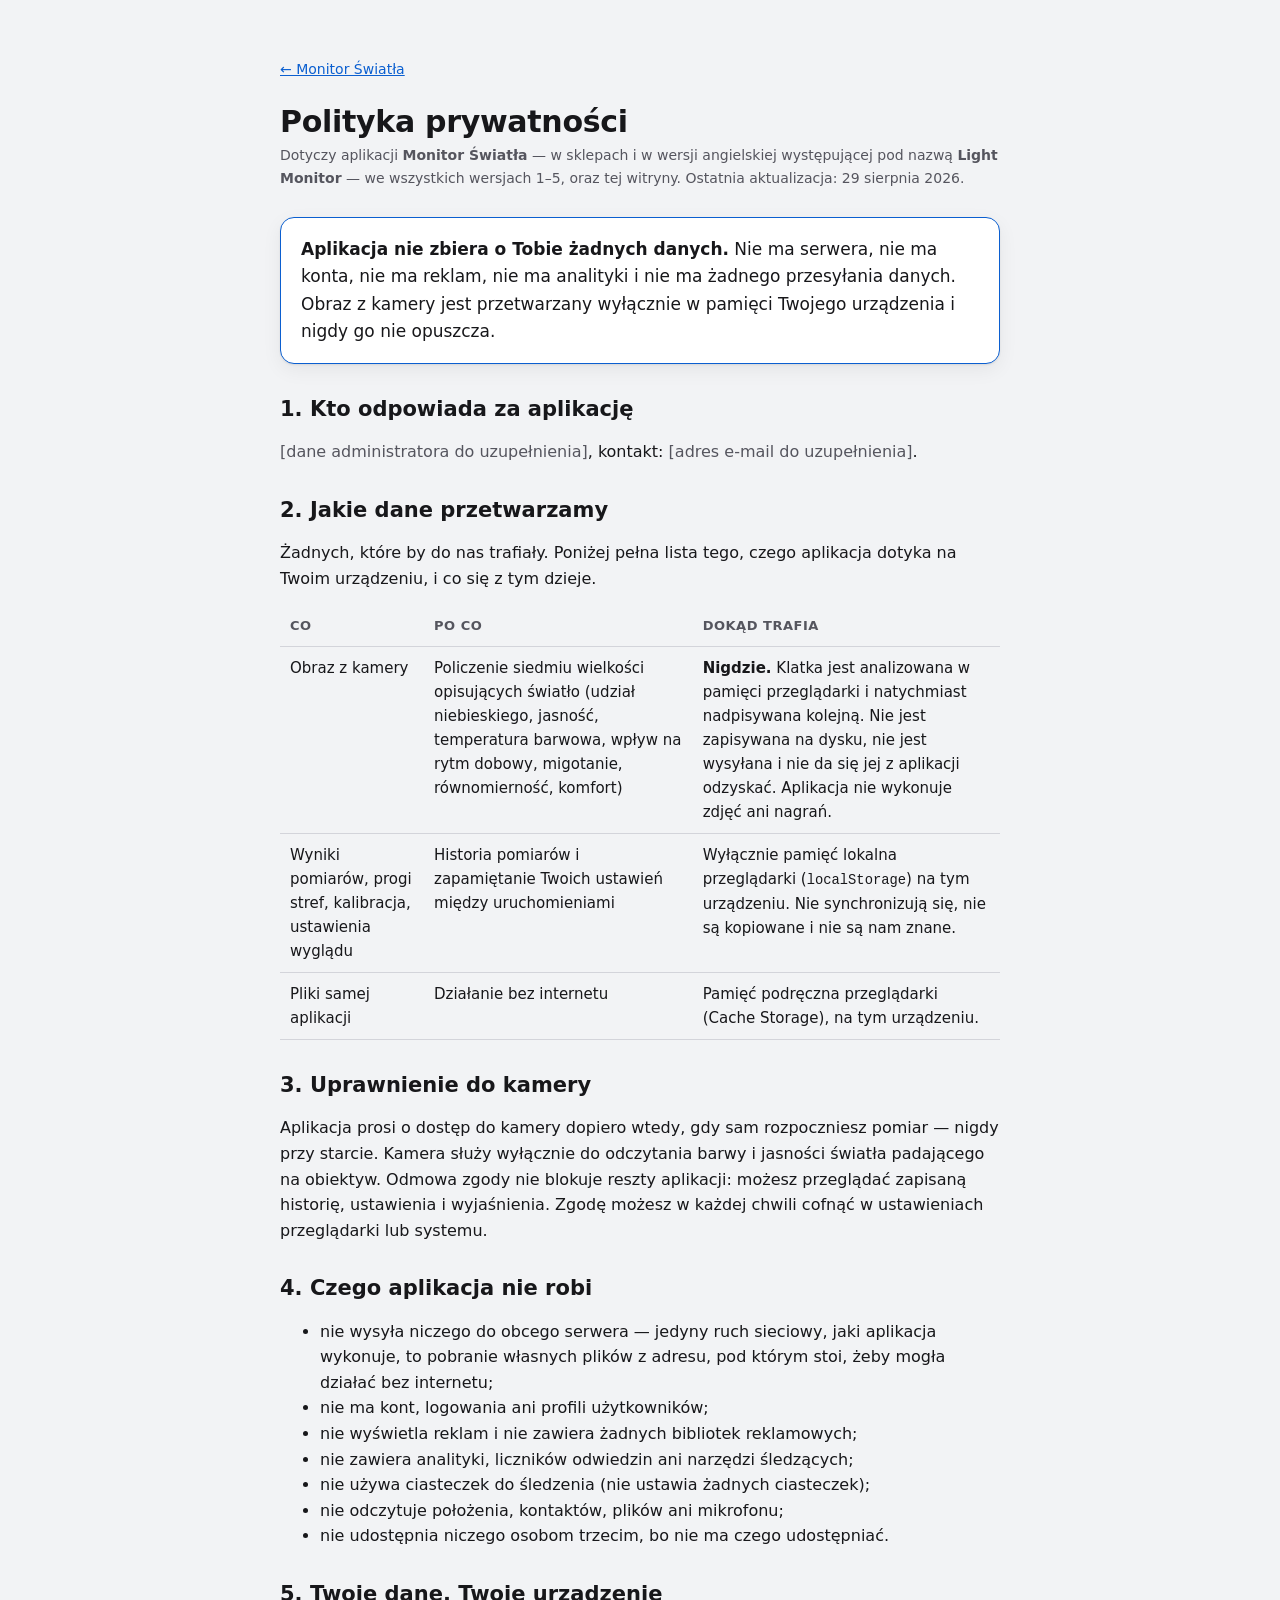
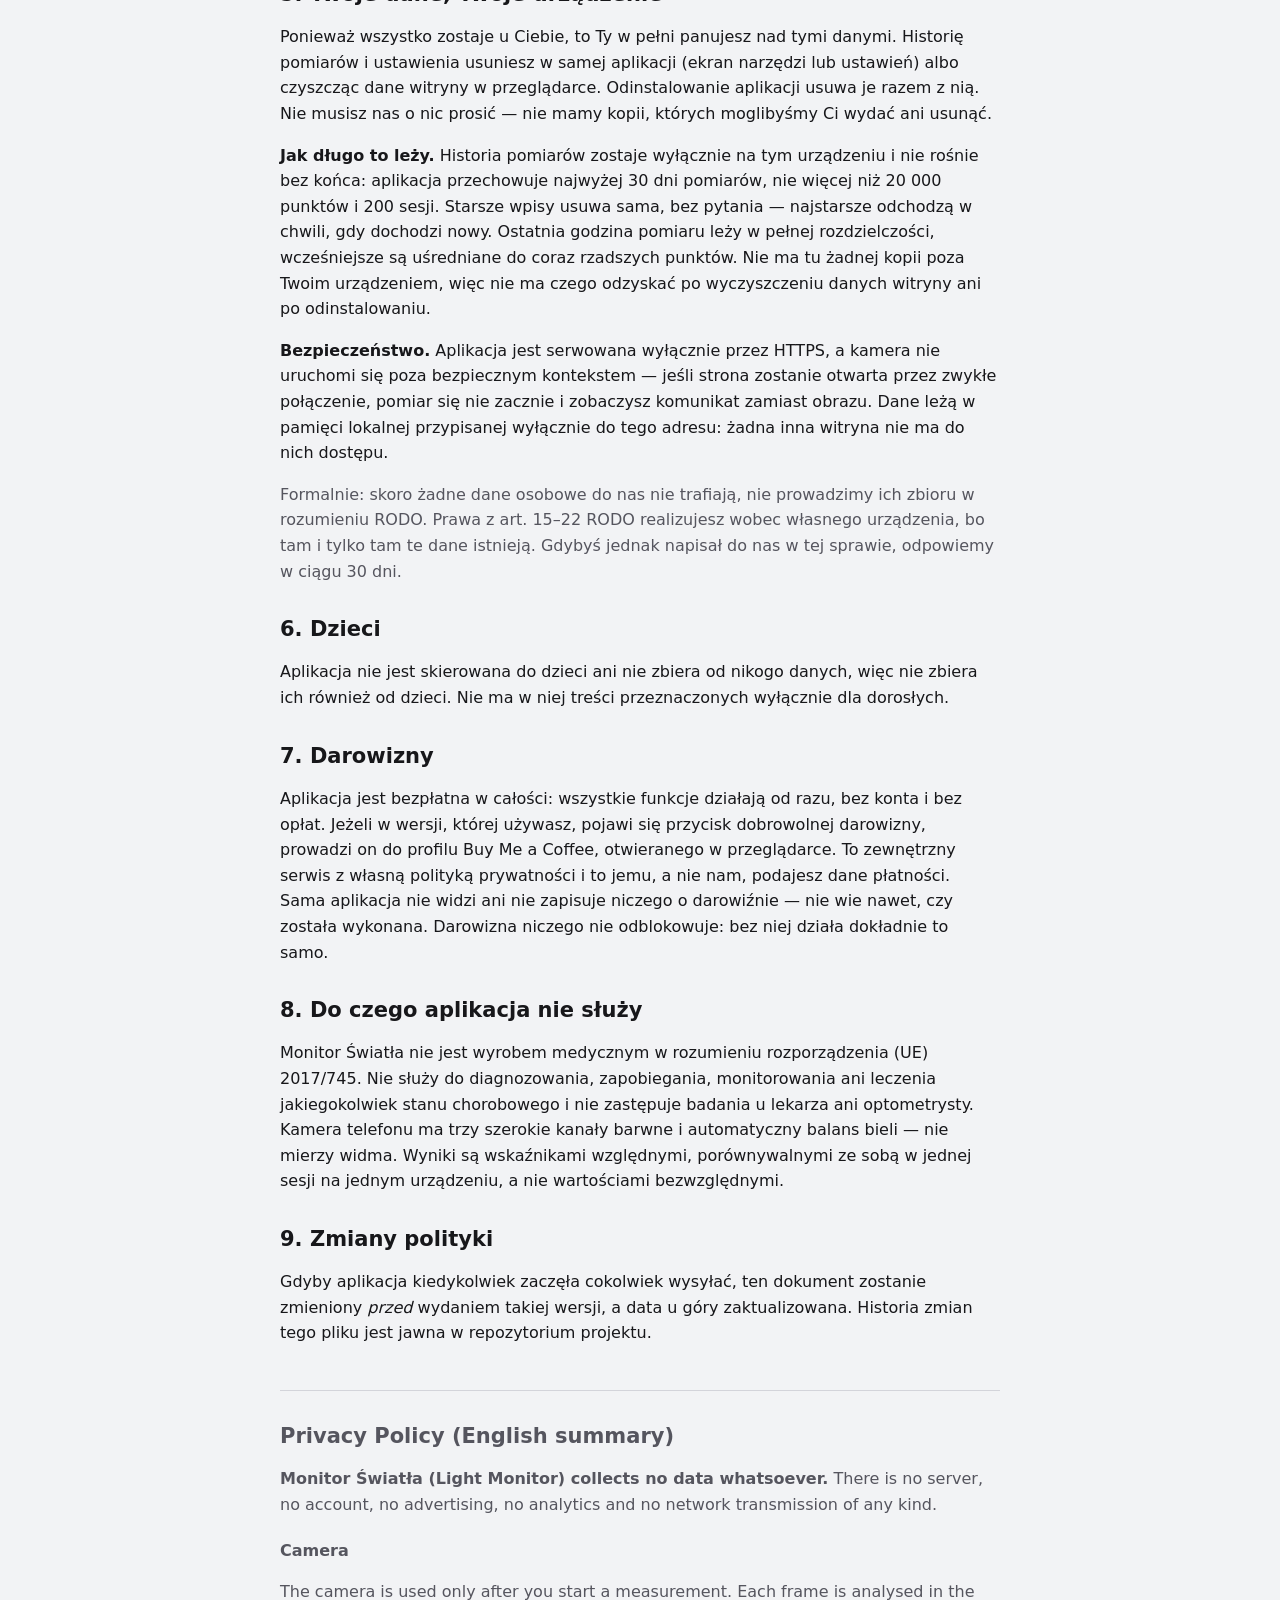
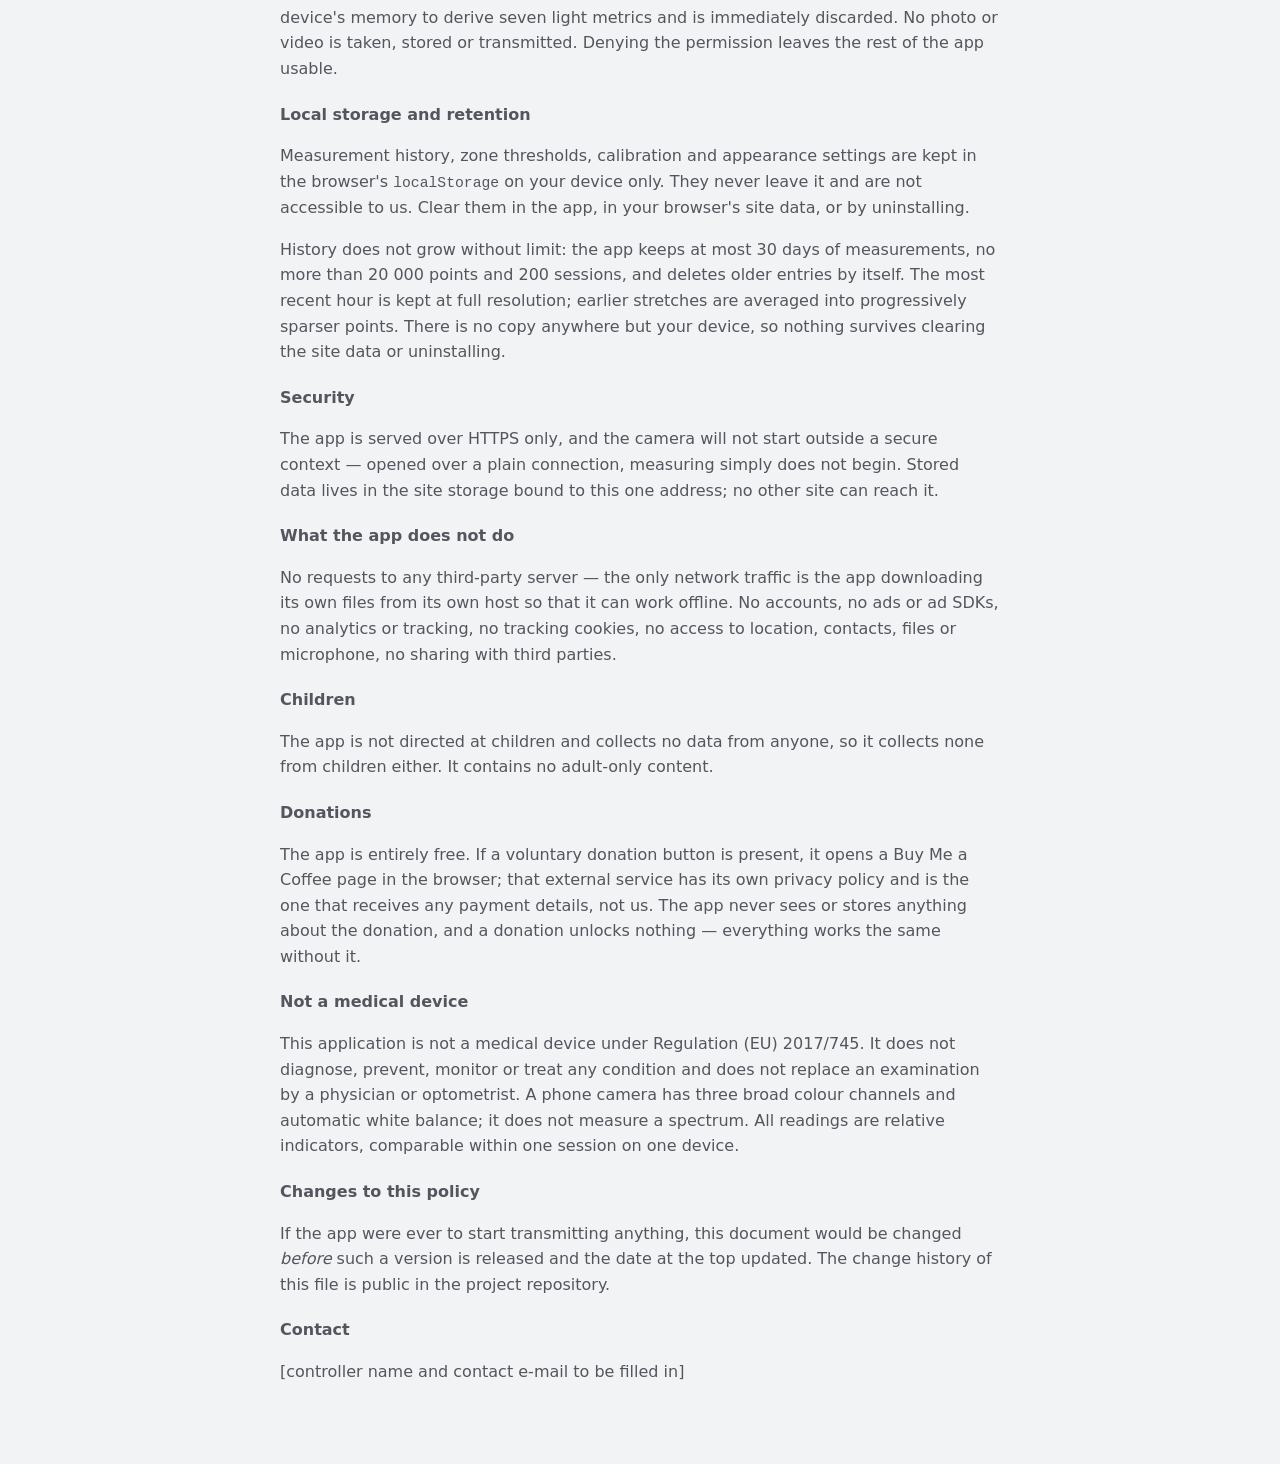
<file: docs/v5/prywatnosc.html>
<!doctype html>
<!-- UWAGA: to jest KOPIA docs/prywatnosc.html, wożona razem z aplikacją.
     Istnieje, bo oba sklepy wymagają polityki wewnątrz aplikacji, a katalog v5
     jest zakresem paczki (scope './') i listy APP_SHELL w sw.js — dzięki temu
     otwiera się bez paska adresu i działa bez sieci.
     Każdą zmianę treści wprowadzaj W OBU PLIKACH. Po zmianie podnieś CACHE
     w docs/v5/sw.js, inaczej telefony zostaną przy starej kopii. -->
<html lang="pl">
<head>
<meta charset="utf-8">
<meta name="viewport" content="width=device-width, initial-scale=1, viewport-fit=cover">
<title>Polityka prywatności — Monitor Światła (Light Monitor)</title>
<meta name="description" content="Polityka prywatności aplikacji Monitor Światła: aplikacja nie zbiera żadnych danych, obraz z kamery nie opuszcza urządzenia.">
<meta name="color-scheme" content="light dark">
<meta name="theme-color" content="#f2f2f3" media="(prefers-color-scheme: light)">
<meta name="theme-color" content="#141416" media="(prefers-color-scheme: dark)">
<link rel="icon" href="icons/icon-192.png" sizes="192x192" type="image/png">
<link rel="icon" href="icons/icon-512.png" sizes="512x512" type="image/png">
<link rel="apple-touch-icon" href="icons/icon-192.png">
<!-- Ten adres wpisuje się w Play Console (Privacy policy) i w App Store Connect.
     Kanoniczny odsyłacz i karta podglądu są tu po to, żeby ten sam adres wklejony
     w formularz, w e-mail albo w komunikator pokazywał, czym jest ten dokument. -->
<link rel="canonical" href="https://cwichula.github.io/blueColorMonitor/prywatnosc.html">
<meta property="og:type" content="article">
<meta property="og:site_name" content="Monitor Światła">
<meta property="og:title" content="Polityka prywatności — Monitor Światła">
<meta property="og:description" content="Aplikacja nie zbiera żadnych danych. Obraz z kamery jest przetwarzany wyłącznie na urządzeniu i nigdy go nie opuszcza.">
<meta property="og:url" content="https://cwichula.github.io/blueColorMonitor/prywatnosc.html">
<meta property="og:image" content="https://cwichula.github.io/blueColorMonitor/icons/icon-512.png">
<meta property="og:locale" content="pl_PL">
<meta property="og:locale:alternate" content="en_GB">
<meta name="twitter:card" content="summary">
<style>
/* ---------------------------------------------------------------------------
   Dokument prawny, nie ekran aplikacji: jeden plik, zero zależności, zero
   skryptów. Styl celowo ten sam co na stronie rozgałęzienia (docs/index.html),
   żeby recenzent sklepu widział, że to ta sama witryna, a nie cudza strona
   podstawiona pod wymóg regulaminu.
   --------------------------------------------------------------------------- */
:root {
  --bg: #f2f3f5;
  --card: #ffffff;
  --border: #d3d4da;
  --text: #17171a;
  --muted: #55555e;
  --accent: #0b5fd0;
  --shadow: 0 1px 2px rgba(0, 0, 0, .08), 0 6px 20px rgba(0, 0, 0, .06);
}

@media (prefers-color-scheme: dark) {
  :root {
    --bg: #0f1113;
    --card: #1a1a1d;
    --border: #3a3a41;
    --text: #f0f0f2;
    --muted: #b3b3bc;
    --accent: #79b4ff;
    --shadow: 0 1px 2px rgba(0, 0, 0, .5), 0 6px 20px rgba(0, 0, 0, .35);
  }
}

* { box-sizing: border-box; }
html { -webkit-text-size-adjust: 100%; }

body {
  margin: 0;
  padding: clamp(20px, 5vw, 56px) clamp(16px, 5vw, 24px) 64px;
  background: var(--bg);
  color: var(--text);
  font: 16px/1.6 system-ui, -apple-system, "Segoe UI", Roboto, Arial, sans-serif;
}

.wrap { max-width: 720px; margin: 0 auto; }

h1 { font-size: clamp(24px, 6vw, 30px); line-height: 1.2; margin: 0 0 4px; letter-spacing: -.01em; }
h2 { font-size: clamp(18px, 4.5vw, 21px); margin: 32px 0 8px; line-height: 1.3; }
h3 { font-size: 16px; margin: 20px 0 6px; }

.updated { margin: 0 0 28px; color: var(--muted); font-size: 14px; }
p, li { color: var(--text); }
.muted { color: var(--muted); }

.card {
  background: var(--card);
  border: 1px solid var(--border);
  border-radius: 14px;
  padding: 18px 20px;
  margin: 20px 0;
  box-shadow: var(--shadow);
}

.card--lead { border-color: var(--accent); }
.card--lead p { margin: 0; font-size: 17px; }

table { width: 100%; border-collapse: collapse; margin: 12px 0; font-size: 15px; }
th, td { text-align: left; padding: 9px 10px; border-bottom: 1px solid var(--border); vertical-align: top; }
th { color: var(--muted); font-weight: 600; font-size: 13px; text-transform: uppercase; letter-spacing: .04em; }

a { color: var(--accent); }
a:focus-visible { outline: 3px solid var(--accent); outline-offset: 3px; border-radius: 4px; }

code { font-family: ui-monospace, SFMono-Regular, Consolas, monospace; font-size: .92em; }

.back { display: inline-block; margin-bottom: 24px; font-size: 14px; }

hr { border: 0; border-top: 1px solid var(--border); margin: 44px 0 32px; }

.en { color: var(--muted); }
.en h2, .en h3, .en p, .en li, .en td { color: inherit; }

@media print { body { background: #fff; color: #000; } .card { box-shadow: none; } }
</style>
</head>
<body>

<div class="wrap">

  <a class="back" href="./index.html">← Monitor Światła</a>

  <h1>Polityka prywatności</h1>
  <p class="updated">Dotyczy aplikacji <strong>Monitor Światła</strong> — w sklepach i w wersji
     angielskiej występującej pod nazwą <strong>Light Monitor</strong> — we wszystkich wersjach 1–5,
     oraz tej witryny. Ostatnia aktualizacja: 29 sierpnia 2026.</p>

  <div class="card card--lead">
    <p><strong>Aplikacja nie zbiera o Tobie żadnych danych.</strong> Nie ma serwera, nie ma konta,
       nie ma reklam, nie ma analityki i nie ma żadnego przesyłania danych. Obraz z kamery jest
       przetwarzany wyłącznie w pamięci Twojego urządzenia i nigdy go nie opuszcza.</p>
  </div>

  <h2>1. Kto odpowiada za aplikację</h2>
  <p>
    <!-- TU WPISZ DANE ADMINISTRATORA (imię i nazwisko albo nazwa) ORAZ ADRES KONTAKTOWY.
         Oba sklepy wymagają działającego adresu kontaktowego, a Google Play i App Store
         Connect proszą o niego osobno w formularzu. Dopóki tu pusto, dokument jest
         niekompletny w rozumieniu obu regulaminów. -->
    <span class="muted">[dane administratora do uzupełnienia]</span>,
    kontakt: <span class="muted">[adres e-mail do uzupełnienia]</span>.
  </p>

  <h2>2. Jakie dane przetwarzamy</h2>
  <p>Żadnych, które by do nas trafiały. Poniżej pełna lista tego, czego aplikacja dotyka na
     Twoim urządzeniu, i co się z tym dzieje.</p>

  <table>
    <thead>
      <tr><th>Co</th><th>Po co</th><th>Dokąd trafia</th></tr>
    </thead>
    <tbody>
      <tr>
        <td>Obraz z kamery</td>
        <td>Policzenie siedmiu wielkości opisujących światło (udział niebieskiego, jasność,
            temperatura barwowa, wpływ na rytm dobowy, migotanie, równomierność, komfort)</td>
        <td><strong>Nigdzie.</strong> Klatka jest analizowana w pamięci przeglądarki i natychmiast
            nadpisywana kolejną. Nie jest zapisywana na dysku, nie jest wysyłana i nie da się jej
            z aplikacji odzyskać. Aplikacja nie wykonuje zdjęć ani nagrań.</td>
      </tr>
      <tr>
        <td>Wyniki pomiarów, progi stref, kalibracja, ustawienia wyglądu</td>
        <td>Historia pomiarów i zapamiętanie Twoich ustawień między uruchomieniami</td>
        <td>Wyłącznie pamięć lokalna przeglądarki (<code>localStorage</code>) na tym urządzeniu.
            Nie synchronizują się, nie są kopiowane i nie są nam znane.</td>
      </tr>
      <tr>
        <td>Pliki samej aplikacji</td>
        <td>Działanie bez internetu</td>
        <td>Pamięć podręczna przeglądarki (Cache Storage), na tym urządzeniu.</td>
      </tr>
    </tbody>
  </table>

  <h2>3. Uprawnienie do kamery</h2>
  <p>
    Aplikacja prosi o dostęp do kamery dopiero wtedy, gdy sam rozpoczniesz pomiar — nigdy przy
    starcie. Kamera służy wyłącznie do odczytania barwy i jasności światła padającego na obiektyw.
    Odmowa zgody nie blokuje reszty aplikacji: możesz przeglądać zapisaną historię, ustawienia
    i wyjaśnienia. Zgodę możesz w każdej chwili cofnąć w ustawieniach przeglądarki lub systemu.
  </p>

  <h2>4. Czego aplikacja nie robi</h2>
  <ul>
    <li>nie wysyła niczego do obcego serwera — jedyny ruch sieciowy, jaki aplikacja wykonuje, to
        pobranie własnych plików z adresu, pod którym stoi, żeby mogła działać bez internetu;</li>
    <li>nie ma kont, logowania ani profili użytkowników;</li>
    <li>nie wyświetla reklam i nie zawiera żadnych bibliotek reklamowych;</li>
    <li>nie zawiera analityki, liczników odwiedzin ani narzędzi śledzących;</li>
    <li>nie używa ciasteczek do śledzenia (nie ustawia żadnych ciasteczek);</li>
    <li>nie odczytuje położenia, kontaktów, plików ani mikrofonu;</li>
    <li>nie udostępnia niczego osobom trzecim, bo nie ma czego udostępniać.</li>
  </ul>

  <h2>5. Twoje dane, Twoje urządzenie</h2>
  <p>
    Ponieważ wszystko zostaje u Ciebie, to Ty w pełni panujesz nad tymi danymi. Historię pomiarów
    i ustawienia usuniesz w samej aplikacji (ekran narzędzi lub ustawień) albo czyszcząc dane
    witryny w przeglądarce. Odinstalowanie aplikacji usuwa je razem z nią. Nie musisz nas o nic
    prosić — nie mamy kopii, których moglibyśmy Ci wydać ani usunąć.
  </p>
  <p>
    <strong>Jak długo to leży.</strong> Historia pomiarów zostaje wyłącznie na tym urządzeniu i nie
    rośnie bez końca: aplikacja przechowuje najwyżej 30 dni pomiarów, nie więcej niż 20 000 punktów
    i 200 sesji. Starsze wpisy usuwa sama, bez pytania — najstarsze odchodzą w chwili, gdy dochodzi
    nowy. Ostatnia godzina pomiaru leży w pełnej rozdzielczości, wcześniejsze są uśredniane do
    coraz rzadszych punktów. Nie ma tu żadnej kopii poza Twoim urządzeniem, więc nie ma czego
    odzyskać po wyczyszczeniu danych witryny ani po odinstalowaniu.
  </p>
  <p>
    <strong>Bezpieczeństwo.</strong> Aplikacja jest serwowana wyłącznie przez HTTPS, a kamera nie
    uruchomi się poza bezpiecznym kontekstem — jeśli strona zostanie otwarta przez zwykłe
    połączenie, pomiar się nie zacznie i zobaczysz komunikat zamiast obrazu. Dane leżą w pamięci
    lokalnej przypisanej wyłącznie do tego adresu: żadna inna witryna nie ma do nich dostępu.
  </p>
  <p class="muted">
    Formalnie: skoro żadne dane osobowe do nas nie trafiają, nie prowadzimy ich zbioru w rozumieniu
    RODO. Prawa z art. 15–22 RODO realizujesz wobec własnego urządzenia, bo tam i tylko tam te dane
    istnieją. Gdybyś jednak napisał do nas w tej sprawie, odpowiemy w ciągu 30 dni.
  </p>

  <h2>6. Dzieci</h2>
  <p>
    Aplikacja nie jest skierowana do dzieci ani nie zbiera od nikogo danych, więc nie zbiera ich
    również od dzieci. Nie ma w niej treści przeznaczonych wyłącznie dla dorosłych.
  </p>

  <h2>7. Darowizny</h2>
  <p>
    Aplikacja jest bezpłatna w całości: wszystkie funkcje działają od razu, bez konta i bez opłat.
    Jeżeli w wersji, której używasz, pojawi się przycisk dobrowolnej darowizny, prowadzi on do
    profilu Buy Me a Coffee, otwieranego w przeglądarce. To zewnętrzny serwis z własną polityką
    prywatności i to jemu, a nie nam, podajesz dane płatności. Sama aplikacja nie widzi ani nie
    zapisuje niczego o darowiźnie — nie wie nawet, czy została wykonana. Darowizna niczego nie
    odblokowuje: bez niej działa dokładnie to samo.
  </p>

  <h2>8. Do czego aplikacja nie służy</h2>
  <p>
    Monitor Światła nie jest wyrobem medycznym w rozumieniu rozporządzenia (UE) 2017/745. Nie służy
    do diagnozowania, zapobiegania, monitorowania ani leczenia jakiegokolwiek stanu chorobowego
    i nie zastępuje badania u lekarza ani optometrysty. Kamera telefonu ma trzy szerokie kanały
    barwne i automatyczny balans bieli — nie mierzy widma. Wyniki są wskaźnikami względnymi,
    porównywalnymi ze sobą w jednej sesji na jednym urządzeniu, a nie wartościami bezwzględnymi.
  </p>

  <h2>9. Zmiany polityki</h2>
  <p>
    Gdyby aplikacja kiedykolwiek zaczęła cokolwiek wysyłać, ten dokument zostanie zmieniony
    <em>przed</em> wydaniem takiej wersji, a data u góry zaktualizowana. Historia zmian tego pliku
    jest jawna w repozytorium projektu.
  </p>

  <hr>

  <div class="en" lang="en">
    <h2>Privacy Policy (English summary)</h2>
    <p>
      <strong>Monitor Światła (Light Monitor) collects no data whatsoever.</strong> There is no
      server, no account, no advertising, no analytics and no network transmission of any kind.
    </p>
    <h3>Camera</h3>
    <p>
      The camera is used only after you start a measurement. Each frame is analysed in the device's
      memory to derive seven light metrics and is immediately discarded. No photo or video is taken,
      stored or transmitted. Denying the permission leaves the rest of the app usable.
    </p>
    <h3>Local storage and retention</h3>
    <p>
      Measurement history, zone thresholds, calibration and appearance settings are kept in the
      browser's <code>localStorage</code> on your device only. They never leave it and are not
      accessible to us. Clear them in the app, in your browser's site data, or by uninstalling.
    </p>
    <p>
      History does not grow without limit: the app keeps at most 30 days of measurements, no more
      than 20 000 points and 200 sessions, and deletes older entries by itself. The most recent
      hour is kept at full resolution; earlier stretches are averaged into progressively sparser
      points. There is no copy anywhere but your device, so nothing survives clearing the site
      data or uninstalling.
    </p>
    <h3>Security</h3>
    <p>
      The app is served over HTTPS only, and the camera will not start outside a secure context —
      opened over a plain connection, measuring simply does not begin. Stored data lives in the
      site storage bound to this one address; no other site can reach it.
    </p>
    <h3>What the app does not do</h3>
    <p>
      No requests to any third-party server — the only network traffic is the app downloading its
      own files from its own host so that it can work offline. No accounts, no ads or ad SDKs, no
      analytics or tracking, no tracking cookies, no access to location, contacts, files or
      microphone, no sharing with third parties.
    </p>
    <h3>Children</h3>
    <p>
      The app is not directed at children and collects no data from anyone, so it collects none
      from children either. It contains no adult-only content.
    </p>
    <h3>Donations</h3>
    <p>
      The app is entirely free. If a voluntary donation button is present, it opens a Buy Me
      a Coffee page in the browser; that external service has its own privacy policy and is the
      one that receives any payment details, not us. The app never sees or stores anything about
      the donation, and a donation unlocks nothing — everything works the same without it.
    </p>
    <h3>Not a medical device</h3>
    <p>
      This application is not a medical device under Regulation (EU) 2017/745. It does not diagnose,
      prevent, monitor or treat any condition and does not replace an examination by a physician or
      optometrist. A phone camera has three broad colour channels and automatic white balance; it
      does not measure a spectrum. All readings are relative indicators, comparable within one
      session on one device.
    </p>
    <h3>Changes to this policy</h3>
    <p>
      If the app were ever to start transmitting anything, this document would be changed
      <em>before</em> such a version is released and the date at the top updated. The change
      history of this file is public in the project repository.
    </p>
    <h3>Contact</h3>
    <p class="muted">[controller name and contact e-mail to be filled in]</p>
  </div>

</div>

</body>
</html>
</file>
<file: docs/v1/style.css>
/* ---- Design tokens (see dataviz skill / references/palette.md) ---- */
.viz-root {
  color-scheme: light;
  --surface-1:      #fcfcfb;
  --page-plane:     #f9f9f7;
  --text-primary:   #0b0b0b;
  --text-secondary: #52514e;
  --text-muted:     #898781;
  --gridline:       #e1e0d9;
  --baseline:       #c3c2b7;
  --border:         rgba(11,11,11,0.10);
  --series-1:       #2a78d6;

  --status-good:      #0ca30c;
  --status-warning:   #fab219;
  --status-critical:  #d03b3b;
  --status-good-bg:     rgba(12,163,12,0.14);
  --status-warning-bg:  rgba(250,178,25,0.18);
  --status-critical-bg: rgba(208,59,59,0.14);
}
@media (prefers-color-scheme: dark) {
  :root:where(:not([data-theme="light"])) .viz-root {
    color-scheme: dark;
    --surface-1:      #1a1a19;
    --page-plane:     #0d0d0d;
    --text-primary:   #ffffff;
    --text-secondary: #c3c2b7;
    --text-muted:     #898781;
    --gridline:       #2c2c2a;
    --baseline:       #383835;
    --border:         rgba(255,255,255,0.10);
    --series-1:       #3987e5;
    --status-good-bg:     rgba(12,163,12,0.22);
    --status-warning-bg:  rgba(250,178,25,0.20);
    --status-critical-bg: rgba(208,59,59,0.24);
  }
}
:root[data-theme="dark"] .viz-root {
  color-scheme: dark;
  --surface-1:      #1a1a19;
  --page-plane:     #0d0d0d;
  --text-primary:   #ffffff;
  --text-secondary: #c3c2b7;
  --text-muted:     #898781;
  --gridline:       #2c2c2a;
  --baseline:       #383835;
  --border:         rgba(255,255,255,0.10);
  --series-1:       #3987e5;
  --status-good-bg:     rgba(12,163,12,0.22);
  --status-warning-bg:  rgba(250,178,25,0.20);
  --status-critical-bg: rgba(208,59,59,0.24);
}

/* This app has one look: large text and full-width gauges throughout, so
   it stays readable for low-vision users without any mode switch. */

* { box-sizing: border-box; }
html, body {
  margin: 0;
  padding: 0;
  background: var(--page-plane);
  color: var(--text-primary);
  font-family: system-ui, -apple-system, "Segoe UI", sans-serif;
  -webkit-tap-highlight-color: transparent;
}
body { padding-bottom: env(safe-area-inset-bottom, 0); }

.app-header {
  display: flex;
  align-items: center;
  justify-content: space-between;
  padding: 14px 16px calc(10px + env(safe-area-inset-top, 0));
  padding-top: max(14px, env(safe-area-inset-top, 0));
  position: sticky;
  top: 0;
  z-index: 5;
  background: var(--page-plane);
  border-bottom: 1px solid var(--border);
}
.app-header h1 { font-size: 22px; margin: 0; font-weight: 700; }
.header-actions { display: flex; align-items: center; gap: 2px; }

.tabs {
  display: flex;
  gap: 4px;
  padding: 0 12px;
  background: var(--page-plane);
  border-bottom: 1px solid var(--border);
}
.tab-btn {
  appearance: none;
  background: none;
  border: none;
  border-bottom: 2px solid transparent;
  padding: 14px 8px 12px;
  margin-bottom: -1px;
  font-size: 18px;
  font-weight: 700;
  color: var(--text-secondary);
  cursor: pointer;
  flex: 1 1 0;
  text-align: center;
}
.tab-btn[aria-selected="true"] { color: var(--text-primary); border-bottom-color: var(--series-1); }
.tab-btn:hover { color: var(--text-primary); }

.icon-btn {
  background: none;
  border: none;
  color: var(--text-secondary);
  padding: 6px;
  border-radius: 999px;
  display: flex;
  cursor: pointer;
}
.icon-btn:hover { background: var(--border); }

main {
  max-width: 640px;
  margin: 0 auto;
  padding: 12px 12px 32px;
  display: flex;
  flex-direction: column;
  gap: 12px;
}

.card {
  background: var(--surface-1);
  border: 1px solid var(--border);
  border-radius: 14px;
  padding: 14px;
}

/* ---- camera ---- */
.video-wrap {
  position: relative;
  width: 100%;
  aspect-ratio: 4 / 3;
  background: #000;
  border-radius: 10px;
  overflow: hidden;
}
#video {
  width: 100%;
  height: 100%;
  object-fit: cover;
  display: block;
  transform: scaleX(-1);
}
#video.rear { transform: none; }
.sample-overlay {
  position: absolute;
  inset: 0;
  width: 100%;
  height: 100%;
  pointer-events: none;
}
.camera-placeholder {
  position: absolute;
  inset: 0;
  display: flex;
  flex-direction: column;
  align-items: center;
  justify-content: center;
  gap: 10px;
  color: var(--text-secondary);
  text-align: center;
  padding: 20px;
  background: var(--surface-1);
}
.camera-placeholder p { margin: 0; font-size: 20px; max-width: none; }
.camera-placeholder.hidden { display: none; }

.camera-controls {
  display: flex;
  flex-wrap: wrap;
  gap: 10px;
  margin-top: 14px;
}

.btn {
  appearance: none;
  border: 1px solid var(--border);
  background: var(--surface-1);
  color: var(--text-primary);
  padding: 10px 16px;
  border-radius: 10px;
  font-size: 14px;
  font-weight: 600;
  cursor: pointer;
}
.btn:disabled { opacity: 0.4; cursor: not-allowed; }
.btn-primary { background: var(--series-1); color: #fff; border-color: transparent; }
.btn-small { padding: 6px 10px; font-size: 12px; }

.camera-controls .btn {
  font-size: 20px;
  padding: 18px 22px;
  flex: 1 1 auto;
}

/* ---- gauge / reading ----
   Sized so both gauges fit together on one screen without scrolling on most
   phones — the charts below are meant to be reached by scrolling past them,
   not by switching to another tab, so this block can't be allowed to grow
   as large as when it had a screen to itself. */
.reading-card { display: flex; flex-direction: column; align-items: center; gap: 10px; }
.reading-grid {
  display: grid;
  grid-template-columns: 1fr 1fr;
  gap: 14px;
  width: 100%;
}
.reading-block { display: flex; flex-direction: column; align-items: center; }
.reading-title, .chart-title {
  display: flex;
  align-items: center;
  gap: 6px;
  font-size: 16px;
  font-weight: 700;
  color: var(--text-secondary);
  margin: 0 0 8px;
}

.gauge-wrap { position: relative; width: 100%; max-width: 260px; }
.gauge { width: 100%; height: auto; display: block; }
.gauge-band { fill: none; stroke-width: 16; stroke-linecap: butt; }
.gauge-good { stroke: var(--status-good); }
.gauge-warning { stroke: var(--status-warning); }
.gauge-critical { stroke: var(--status-critical); }
.gauge-needle { stroke: var(--text-primary); stroke-width: 3; stroke-linecap: round; transition: transform 0.25s ease-out; transform-origin: 100px 95px; }
.gauge-hub { fill: var(--text-primary); }

/* In normal flow below the gauge rather than absolutely overlaid on the
   needle — at larger font sizes an overlay would grow taller than the
   space reserved for it and spill upward over the arc. */
.gauge-readout {
  text-align: center;
  margin-top: 8px;
}
.gauge-value { font-size: clamp(28px, 9vw, 40px); font-weight: 800; line-height: 1; font-variant-numeric: tabular-nums; }
.gauge-unit { font-size: 12px; color: var(--text-muted); margin-top: 2px; }

.status-badge {
  display: inline-flex;
  align-items: center;
  gap: 6px;
  margin-top: 6px;
  padding: 4px 12px;
  border-radius: 999px;
  font-size: 13px;
  font-weight: 700;
  white-space: nowrap;
}
.status-icon { flex: none; width: 16px; height: 16px; }
.status-idle { background: var(--border); color: var(--text-secondary); }
.status-good { background: var(--status-good-bg); color: var(--status-good); }
.status-warning { background: var(--status-warning-bg); color: #7a5400; }
.status-critical { background: var(--status-critical-bg); color: var(--status-critical); }
@media (prefers-color-scheme: dark) {
  :root:not([data-theme="light"]) .status-warning { color: var(--status-warning); }
}
:root[data-theme="dark"] .status-warning { color: var(--status-warning); }

.secondary-stats {
  display: flex;
  justify-content: center;
  gap: 24px;
  margin-top: 4px;
}
.stat { display: flex; flex-direction: column; align-items: center; gap: 2px; }
.stat-label { font-size: 12px; color: var(--text-muted); }
.stat-value { font-size: 15px; font-weight: 700; font-variant-numeric: tabular-nums; }

/* ---- chart ---- */
.chart-header {
  display: flex;
  align-items: center;
  flex-wrap: wrap;
  justify-content: space-between;
  gap: 8px 10px;
  margin-bottom: 10px;
}
.chart-header h2 { flex: 1 1 190px; min-width: 0; font-size: 19px; margin: 0; font-weight: 700; color: var(--text-secondary); }
.chart-header .btn { flex: none; font-size: 15px; padding: 10px 14px; }

.chart-block + .chart-block { margin-top: 28px; }
.chart-canvas { width: 100%; height: 260px; display: block; }

.legend {
  display: flex;
  flex-wrap: wrap;
  gap: 16px;
  margin-top: 14px;
  padding-top: 14px;
  border-top: 1px solid var(--gridline);
}
.legend-item {
  display: flex;
  align-items: center;
  gap: 8px;
  font-size: 16px;
  color: var(--text-secondary);
}
.legend-swatch { width: 14px; height: 14px; border-radius: 4px; flex: none; }
.legend-good { background: var(--status-good); }
.legend-warning { background: var(--status-warning); }
.legend-critical { background: var(--status-critical); }
.legend-item svg { color: var(--text-muted); flex: none; width: 18px; height: 18px; }

.table-wrap { margin-top: 14px; max-height: 320px; overflow: auto; border-top: 1px solid var(--gridline); }
.readings-table { width: 100%; border-collapse: collapse; font-size: 16px; }
.readings-table caption { text-align: left; font-size: 13px; color: var(--text-muted); padding: 10px 0 6px; }
.readings-table th, .readings-table td { text-align: left; padding: 9px 10px; border-bottom: 1px solid var(--gridline); font-variant-numeric: tabular-nums; }
.readings-table th { color: var(--text-muted); font-weight: 600; font-size: 13px; }
.zone-dot { display: inline-block; width: 10px; height: 10px; border-radius: 999px; margin-right: 8px; }

/* ---- settings ---- */
.settings-card summary { cursor: pointer; font-weight: 700; font-size: 19px; }
.settings-body { margin-top: 14px; display: flex; flex-direction: column; gap: 18px; }
.settings-group { display: flex; flex-direction: column; gap: 12px; padding-top: 14px; border-top: 1px solid var(--gridline); }
.settings-group-title { display: flex; align-items: center; gap: 6px; font-size: 17px; margin: 0; color: var(--text-primary); }
.slider-row { display: flex; flex-direction: column; gap: 8px; font-size: 17px; }
.slider-row input[type="range"] { width: 100%; height: 28px; }
.hint { font-size: 15px; color: var(--text-muted); margin: 0; }

/* ---- documentation ---- */
.methodology:not([hidden]) { display: flex; flex-direction: column; gap: 12px; }
.methodology h3 {
  font-size: 21px;
  margin: 0 0 10px;
  display: flex;
  align-items: center;
  gap: 8px;
}
.methodology p, .methodology li { font-size: 17px; line-height: 1.65; color: var(--text-secondary); margin: 8px 0; }
.methodology ol, .methodology ul { margin: 8px 0; padding-left: 24px; }
.methodology b { color: var(--text-primary); }
.methodology code {
  font-family: ui-monospace, SFMono-Regular, Menlo, Consolas, monospace;
  background: var(--border);
  padding: 1px 5px;
  border-radius: 4px;
  font-size: 15px;
  color: var(--text-primary);
}
.formula-block { text-align: center; margin: 12px 0; }
.formula-block code { font-size: 17px; padding: 6px 12px; }

/* ---- documentation chapters / TOC ---- */
.doc-chapter {
  font-size: 16px;
  font-weight: 700;
  text-transform: uppercase;
  letter-spacing: .04em;
  color: var(--text-muted);
  margin: 24px 4px 4px;
}
.doc-toc h2 { font-size: 20px; margin: 0 0 8px; }
.doc-toc ol { margin: 0; padding-left: 22px; }
.doc-toc li { font-size: 17px; line-height: 1.8; }
.doc-toc a { color: var(--series-1); text-decoration: none; }
.doc-toc a:hover { text-decoration: underline; }

/* ---- desktop / wide-viewport layout ----
   On a phone the tab bar filling the full width edge-to-edge is normal; on a
   wide desktop browser window the same flex:1-stretched buttons end up
   spanning the whole browser width, which reads as oversized and empty.
   From here up, align the tab bar with the content column instead and let
   each tab size to its label rather than stretching. */
@media (min-width: 700px) {
  main { max-width: 760px; }
  .app-header {
    max-width: 760px;
    margin: 0 auto;
    padding-left: 20px;
    padding-right: 20px;
  }
  .tabs {
    max-width: 760px;
    margin: 0 auto;
    padding: 0 20px;
    gap: 4px;
  }
  .tab-btn {
    flex: 0 0 auto;
    padding: 16px 28px 14px;
  }
  .video-wrap { max-width: 480px; margin: 0 auto; }
}
</file>
<file: docs/v1/ui.css>
/* =====================================================================
   ui.css — style powłoki interfejsu: dolny pasek nawigacji, ekrany
   nakładkowe (Wsparcie, Więcej, O aplikacji, Dokumentacja), listy,
   tabele raportów i powiadomienia (toasty).

   Zasady, których ten plik pilnuje:
   - Nie wymyśla własnych kolorów. Każda wartość pochodzi z tokenów
     zadeklarowanych na .viz-root w style.css.
   - Nie zmienia selektorów należących do style.css (.btn, .card, .tabs …);
     nowy wygląd to dodatkowe klasy nałożone na tamte.
   - Tekst, który niesie zastrzeżenie medyczne albo informację o prywatności,
     nigdy nie schodzi poniżej 16 px — główną grupą odbiorców są osoby
     niedowidzące i te napisy muszą przetrwać powiększenie 200%.
   ===================================================================== */

/* Panele są przełączane atrybutem hidden z kilku różnych plików;
   żadna zabłąkana reguła display nie może ich wskrzesić. */
[hidden] { display: none !important; }

/* ---------------------------------------------------------------
   1. Ekrany nakładkowe (Wsparcie, Więcej, O aplikacji)
   --------------------------------------------------------------- */
.ui-screen:not([hidden]) {
  display: flex;
  flex-direction: column;
  gap: 12px;
}
.ui-screen {
  min-width: 0;
  overflow-wrap: break-word;
  word-break: break-word;
}
.ui-screen h2,
.ui-screen h3,
.ui-screen p,
.ui-screen ul,
.ui-screen ol { margin: 0; }
.ui-screen p { font-size: 17px; line-height: 1.6; color: var(--text-secondary); }

.ui-screen-title {
  font-size: 24px;
  font-weight: 800;
  line-height: 1.25;
  color: var(--text-primary);
  margin: 0;
}
.ui-screen-title:focus { outline: none; }
.ui-screen-title:focus-visible { outline: 3px solid var(--series-1); outline-offset: 3px; }

.ui-section-title {
  font-size: 16px;
  font-weight: 800;
  text-transform: uppercase;
  letter-spacing: 0.05em;
  color: var(--text-secondary);
  margin: 14px 2px 2px;
}

/* Przycisk powrotu: pełnowymiarowy cel dotyku, nigdy goły odnośnik tekstowy. */
.ui-back-btn {
  display: inline-flex;
  align-items: center;
  gap: 8px;
  min-height: 48px;
  padding: 10px 16px;
  font-size: 18px;
  font-weight: 700;
  border-radius: 12px;
  border: 1px solid var(--border);
  background: var(--surface-1);
  color: var(--text-primary);
  cursor: pointer;
  appearance: none;
}
.ui-back-btn svg { flex: none; width: 22px; height: 22px; }

/* Wiersz nagłówkowy ekranu: powrót po lewej, opcjonalna akcja po prawej. */
.ui-screen > .ui-row:first-child { justify-content: space-between; }

/* ---------------------------------------------------------------
   2. Narzędzia wspólne
   --------------------------------------------------------------- */
.ui-stack { display: flex; flex-direction: column; gap: 10px; }
.ui-row { display: flex; flex-wrap: wrap; align-items: center; gap: 10px; }
.ui-grow { flex: 1 1 auto; min-width: 0; }
.ui-muted { font-size: 16px; line-height: 1.55; color: var(--text-secondary); }

.ui-visually-hidden {
  position: absolute !important;
  width: 1px;
  height: 1px;
  margin: -1px;
  padding: 0;
  border: 0;
  overflow: hidden;
  clip: rect(0 0 0 0);
  clip-path: inset(50%);
  white-space: nowrap;
}

/* ---- przyciski nałożone na istniejące .btn ---- */
.btn-large {
  min-height: 56px;
  font-size: 20px;
  padding: 18px 22px;
  border-radius: 12px;
  line-height: 1.2;
}
.ui-stack > .btn-large { width: 100%; }

/* Akcja niszcząca ma pozostać czytelna, a nie krzyczeć: przygaszone tło,
   krytyczna ramka i zwykły kolor tekstu, żeby kontrast trzymał w obu motywach. */
.btn-danger {
  background: var(--status-critical-bg);
  border: 1px solid var(--status-critical);
  color: var(--text-primary);
  min-height: 48px;
}

.ui-screen button:focus-visible,
.ui-screen a:focus-visible,
.ui-screen input:focus-visible,
.nav-btn:focus-visible {
  outline: 3px solid var(--series-1);
  outline-offset: 2px;
}

/* ---------------------------------------------------------------
   3. Dolny pasek nawigacji
   --------------------------------------------------------------- */
.nav-bar {
  position: fixed;
  left: 0;
  right: 0;
  bottom: 0;
  z-index: 40;
  background: var(--page-plane);
  border-top: 1px solid var(--border);
  padding-bottom: env(safe-area-inset-bottom, 0);
}
.nav-list {
  display: flex;
  align-items: stretch;
  margin: 0;
  padding: 0;
  list-style: none;
}
.nav-list > li {
  flex: 1 1 0;
  min-width: 0;
  display: flex;
}
.nav-btn {
  position: relative;
  flex: 1 1 0;
  min-width: 0;
  min-height: 64px;
  display: flex;
  flex-direction: column;
  align-items: center;
  justify-content: center;
  gap: 3px;
  padding: 8px 4px;
  appearance: none;
  border: none;
  border-top: 3px solid transparent;
  background: none;
  color: var(--text-secondary);
  font-family: inherit;
  font-size: 13px;
  font-weight: 600;
  cursor: pointer;
}
.nav-btn-icon { flex: none; width: 26px; height: 26px; display: block; }
/* Dolny pasek to jedyna stała nawigacja w aplikacji, a jego użytkownicy mają
   skalowanie czcionek Androida na 150–200%. Etykiety zawijają się więc zamiast
   być ucinane do „Monit…” — .nav-btn ma min-height, więc pasek rośnie. */
.nav-btn-label {
  display: block;
  max-width: 100%;
  font-size: 15px;
  line-height: 1.15;
  text-align: center;
  white-space: normal;
  overflow-wrap: break-word;
  hyphens: auto;
}
/* Bieżąca pozycja jest oznaczona na trzy sposoby — kolorem, grubością i
   kreską 3 px — więc nigdy nie zależy wyłącznie od rozróżniania barw. */
.nav-btn[aria-current="page"] {
  color: var(--text-primary);
  border-top-color: var(--series-1);
}
.nav-btn[aria-current="page"] .nav-btn-label { font-weight: 800; }
.nav-btn:hover { color: var(--text-primary); }

/* Stały pasek nie może zasłaniać końca żadnego ekranu. */
body.has-bottom-nav main {
  padding-bottom: calc(84px + env(safe-area-inset-bottom, 0));
}

/* ---------------------------------------------------------------
   4. Ekran „Wsparcie”
   --------------------------------------------------------------- */
.ui-support-card {
  display: flex;
  flex-direction: column;
  gap: 12px;
  padding: 18px;
  border: 1px solid var(--border);
  border-radius: 14px;
  background: var(--surface-1);
}
.ui-support-card p { color: var(--text-primary); }
/* Nagłówek pierwszego bloku — ta sama nazwa i ta sama rola co w v2-v5. */
.ui-support-title {
  font-size: 20px;
  font-weight: 800;
  line-height: 1.3;
  color: var(--text-primary);
  margin: 0;
}
.ui-support-lead {
  font-size: 19px !important;
  font-weight: 500;
  line-height: 1.5;
}
/* Przycisk darowizny wygląda jak drugorzędny akcent tej aplikacji, a nie jak
   kolorowa naklejka z cudzego brandu. Kubek rysujemy sami — patrz support.js. */
.ui-support-btn {
  display: inline-flex;
  align-items: center;
  justify-content: center;
  gap: 10px;
  width: 100%;
  min-height: 56px;
  padding: 16px 22px;
  border: 2px solid var(--series-1);
  border-radius: 12px;
  background: var(--surface-1);
  color: var(--text-primary);
  font-family: inherit;
  font-size: 20px;
  font-weight: 800;
  line-height: 1.2;
  text-align: center;
  text-decoration: none;
  cursor: pointer;
}
.ui-support-btn:hover { background: var(--page-plane); }
.ui-support-btn:focus-visible { outline: 3px solid var(--series-1); outline-offset: 3px; }
.ui-support-btn svg { flex: none; width: 26px; height: 26px; color: var(--series-1); }
/* Stan „adres jeszcze nie podłączony”: spokojna informacja, nie błąd. */
.ui-support-pending {
  padding: 16px;
  border: 1px dashed var(--border);
  border-radius: 12px;
  background: var(--page-plane);
  font-size: 17px;
  line-height: 1.55;
  color: var(--text-primary);
}
.ui-support-privacy {
  font-size: 16px;
  line-height: 1.55;
  color: var(--text-secondary);
}

/* ---------------------------------------------------------------
   5. Tabele raportów (dzienny, tygodniowy)
   --------------------------------------------------------------- */
.ui-table-wrap {
  overflow-x: auto;
  -webkit-overflow-scrolling: touch;
  border: 1px solid var(--border);
  border-radius: 12px;
  background: var(--surface-1);
}
.ui-table {
  width: 100%;
  min-width: 300px;
  border-collapse: collapse;
  font-size: 17px;
}
.ui-table caption {
  text-align: left;
  padding: 12px 12px 6px;
  font-size: 16px;
  color: var(--text-secondary);
}
.ui-table th,
.ui-table td {
  padding: 12px 12px;
  text-align: center;
  border-bottom: 1px solid var(--gridline);
  vertical-align: middle;
}
.ui-table thead th {
  font-size: 16px;
  font-weight: 800;
  color: var(--text-primary);
}
.ui-table tbody tr:last-child th,
.ui-table tbody tr:last-child td { border-bottom: none; }
.ui-table-rowhead { text-align: left; font-weight: 600; color: var(--text-primary); }
.ui-table-val { font-size: 17px; font-weight: 700; color: var(--text-primary); font-variant-numeric: tabular-nums; }

/* ---- pole tekstowe (nazwa profilu progów) ---- */
.ui-input {
  flex: 1 1 180px;
  min-width: 0;
  min-height: 52px;
  padding: 12px 14px;
  font-family: inherit;
  font-size: 18px;
  border: 1px solid var(--border);
  border-radius: 10px;
  background: var(--surface-1);
  color: var(--text-primary);
}

/* ---- wybór języka (ekran „Więcej”) ----
   Osobne reguły, a nie .ui-input: tamto pole ma `flex: 1 1 180px`, bo stoi
   w rzędzie obok przycisku „Zapisz profil”. Tutaj kontener jest kolumną, więc
   ta sama deklaracja ustawiłaby wysokość listy na 180 px. Wygląd zostaje ten
   sam, znika tylko udział w układzie rzędu. */
.ui-lang-row { display: flex; flex-direction: column; gap: 6px; margin: 4px 0 14px; }
.ui-lang-row > label { display: block; font-size: 19px; font-weight: 700; line-height: 1.3; }
.ui-lang-select {
  width: 100%;
  min-height: 52px;
  padding: 12px 14px;
  font-family: inherit;
  font-size: 18px;
  border: 1px solid var(--border);
  border-radius: 10px;
  background: var(--surface-1);
  color: var(--text-primary);
}

/* ---------------------------------------------------------------
   6. Zastrzeżenia
   --------------------------------------------------------------- */
.ui-disclaimer {
  padding: 14px;
  border: 1px solid var(--border);
  border-left: 5px solid var(--status-warning);
  border-radius: 12px;
  background: var(--surface-1);
  font-size: 17px;
  line-height: 1.6;
  color: var(--text-primary);
}
.ui-disclaimer-short {
  margin: 6px 0 0;
  font-size: 16px;
  line-height: 1.5;
  text-align: center;
  color: var(--text-secondary);
}
/* To prawdziwy element nawigacji (otwiera „O aplikacji”), więc dostaje ten sam
   cel dotyku 48 px co każda inna kontrolka w tej aplikacji. */
.ui-disclaimer-short a {
  display: inline-flex;
  align-items: center;
  justify-content: center;
  min-height: 48px;
  padding: 12px 8px;
  color: var(--text-primary);
}
.ui-icon-warn { flex: none; width: 24px; height: 24px; margin-top: 1px; }

/* Nagłówek wykresów niesie dwa przyciski (tabela + eksport CSV), więc próg
   48 px ustawiamy tutaj — style.css zostaje nietknięty. */
.chart-header .btn { min-height: 48px; }

/* ---------------------------------------------------------------
   7. Listy (ekran „Więcej”)
   --------------------------------------------------------------- */
.ui-list {
  display: flex;
  flex-direction: column;
  gap: 8px;
  margin: 0;
  padding: 0;
  list-style: none;
}
.ui-list-item {
  display: flex;
  align-items: center;
  gap: 12px;
  width: 100%;
  min-height: 64px;
  padding: 14px 16px;
  text-align: left;
  border: 1px solid var(--border);
  border-radius: 12px;
  background: var(--surface-1);
  color: var(--text-primary);
  font-family: inherit;
  cursor: pointer;
  appearance: none;
}
.ui-list-item:hover { background: var(--page-plane); }
.ui-list-item-body { flex: 1 1 auto; min-width: 0; }
.ui-list-item-title { display: block; font-size: 19px; font-weight: 700; line-height: 1.3; }
.ui-list-item-sub { display: block; margin-top: 3px; font-size: 16px; line-height: 1.45; color: var(--text-secondary); }
.ui-list-chevron {
  flex: none;
  display: flex;
  align-items: center;
  justify-content: center;
  width: 24px;
  height: 24px;
  color: var(--text-secondary);
}
.ui-list-chevron svg { width: 24px; height: 24px; }

/* Odnośnik tekstowy wewnątrz zdania (jedyna wzmianka o wsparciu poza dolnym
   paskiem). Bez ramki i bez grafiki, ale z pełnym celem dotyku 48 px. */
.btn-link {
  display: inline-flex;
  align-items: center;
  min-height: 48px;
  padding: 0 2px;
  border: none;
  background: none;
  color: var(--text-primary);
  font-family: inherit;
  font-size: inherit;
  font-weight: 700;
  text-decoration: underline;
  cursor: pointer;
  appearance: none;
}
.btn-link:focus-visible { outline: 3px solid var(--series-1); outline-offset: 2px; }

/* ---------------------------------------------------------------
   8. Powiadomienia (toasty)
   --------------------------------------------------------------- */
.ui-toast-region {
  position: fixed;
  left: 0;
  right: 0;
  bottom: calc(16px + env(safe-area-inset-bottom, 0));
  z-index: 80;
  display: flex;
  flex-direction: column;
  gap: 8px;
  max-width: 640px;
  margin: 0 auto;
  padding: 0 12px;
  pointer-events: none;
}
body.has-bottom-nav .ui-toast-region {
  bottom: calc(80px + env(safe-area-inset-bottom, 0));
}
.ui-toast {
  pointer-events: auto;
  display: flex;
  flex-wrap: wrap;
  align-items: center;
  gap: 10px;
  padding: 14px 16px;
  border: 1px solid var(--border);
  border-left-width: 5px;
  border-radius: 12px;
  background: var(--surface-1);
  color: var(--text-primary);
  font-size: 17px;
  line-height: 1.45;
  box-shadow: 0 4px 18px var(--border);
}
.ui-toast-info { border-left-color: var(--series-1); }
.ui-toast-success { border-left-color: var(--status-good); }
.ui-toast-warning { border-left-color: var(--status-warning); }
.ui-toast-error { border-left-color: var(--status-critical); }
.ui-toast-close {
  flex: none;
  min-height: 48px;
  padding: 0 14px;
  border: 1px solid var(--border);
  border-radius: 10px;
  background: var(--page-plane);
  color: var(--text-primary);
  font-family: inherit;
  font-size: 16px;
  font-weight: 700;
  cursor: pointer;
  appearance: none;
}
/* Toast blokuje dotknięcia w pasku nad dolną nawigacją przez cały swój czas
   życia, więc zawsze niesie prawdziwy przycisk zamknięcia. */
.ui-toast-close {
  min-width: 48px;
  display: inline-flex;
  align-items: center;
  justify-content: center;
  font-size: 20px;
}

/* Kontrolki wyłączone przez aria-disabled (żeby zostały osiągalne Tabem i mogły
   się wytłumaczyć) potrzebują tego samego wyglądu „jeszcze niedostępne”, który
   dałby im atrybut disabled. */
.btn[aria-disabled="true"],
.ui-list-item[aria-disabled="true"] {
  opacity: 0.45;
  cursor: not-allowed;
}

/* Przycisk „i” to jednodotykowa droga do Dokumentacji — jedyna obietnica, jaką
   ta aplikacja składa osobom niedowidzącym — więc ma pełne 48 px celu dotyku. */
.app-header .icon-btn {
  min-width: 48px;
  min-height: 48px;
  align-items: center;
  justify-content: center;
}

/* ---------------------------------------------------------------
   9. Wąskie telefony (od 320 px) — nic nie może przewijać się w bok
   --------------------------------------------------------------- */
@media (max-width: 359px) {
  .nav-btn { font-size: 14px; padding: 8px 2px; }
  .nav-btn-label { font-size: 14px; }
  .nav-btn-icon { width: 24px; height: 24px; }
  .btn-large { font-size: 19px; padding: 16px 14px; }
  .ui-screen-title { font-size: 22px; }
  .ui-support-btn { font-size: 18px; padding: 14px 16px; }
}
.ui-screen img,
.ui-screen svg { max-width: 100%; }

/* ---------------------------------------------------------------
   10. Desktop / szeroki ekran — ta sama kolumna 760 px co reszta
   --------------------------------------------------------------- */
@media (min-width: 700px) {
  .nav-list {
    max-width: 760px;
    margin: 0 auto;
    padding: 0 20px;
  }
  .ui-toast-region { max-width: 760px; }
  .ui-support-btn { width: auto; align-self: flex-start; }
}

/* ---------------------------------------------------------------
   11. Ograniczony ruch — ta grupa odbiorców często korzysta z lupy
   ekranowej, gdzie każdy ruch niszczy orientację.
   --------------------------------------------------------------- */
@media (prefers-reduced-motion: reduce) {
  .ui-screen *,
  .nav-bar *,
  .ui-toast {
    animation-duration: 0.001ms !important;
    animation-iteration-count: 1 !important;
    transition-duration: 0.001ms !important;
  }
}
</file>
<file: docs/v2/styles.css>
/* Monitor Światła v2 — design system.
 *
 * One stylesheet, no build step, no network. Every class starts with `ms-`
 * (Monitor Światła) so nothing here can collide with the v1 stylesheet if the
 * two ever end up on the same page.
 *
 * Three rules shaped almost every decision below and are worth stating once
 * instead of repeating in twenty comments:
 *
 * 1. The audience has eyesight problems. That is why the base font size is 17px
 *    rather than the usual 14-15px of a Material app, why every interactive
 *    element is at least 48x48 CSS px even when it looks smaller, and why no
 *    piece of information is carried by hue alone — every status also carries a
 *    distinct SHAPE (circle / triangle / diamond) and a distinct icon.
 * 2. Nothing here is sold and nothing here is withheld. There is no lock, no
 *    badge and no advertising surface in this stylesheet, because
 *    there is no state in the application that any of them could express: all
 *    seven metrics and all seven tools are drawn the same way for everybody.
 * 3. The one donation surface is styled as a secondary accent of THIS app —
 *    the --ms-support tokens below — never as somebody else's brand.
 *
 * Colour contrast was computed, not guessed. The ratios are recorded next to
 * the tokens; all body/label pairs clear 4.5:1 in BOTH themes.
 */

/* ==================================================================
   1. TOKENS — light theme on bare :root
   ==================================================================
   Every colour is defined here first. The dark blocks further down only
   REDEFINE these names; no colour exists solely inside a media query, so a
   viewer whose browser ignores prefers-color-scheme still gets a full palette.
   ------------------------------------------------------------------ */

:root {
  color-scheme: light;

  /* --- Surfaces (light) --- */
  --ms-bg:            #f3f5f9;  /* page plane */
  --ms-surface:       #ffffff;  /* cards, sheets */
  --ms-surface-2:     #eef1f6;  /* inset areas, chips, table head */
  --ms-surface-3:     #e3e8f0;  /* pressed / hovered fill */
  --ms-track:         #dde3ec;  /* progress + gauge tracks */
  --ms-border:        #d6dce6;
  --ms-border-strong: #b6c0ce;
  --ms-scrim:         rgba(12, 16, 24, 0.46);

  /* --- Text (light) ---
     Contrast measured against --ms-surface (#ffffff) / --ms-bg (#f3f5f9):
       --ms-text    #10131a  ->  18.6:1 / 17.0:1
       --ms-text-2  #4a505e  ->   8.1:1 /  7.4:1
       --ms-text-3  #656c7c  ->   5.3:1 /  4.8:1   (lowest tier still > 4.5:1) */
  --ms-text:    #10131a;
  --ms-text-2:  #4a505e;
  --ms-text-3:  #656c7c;

  /* --- Accent (light) ---
     #1558d6 on white 6.4:1, on --ms-bg 5.8:1; white on #1558d6 6.4:1. */
  --ms-accent:         #1558d6;
  --ms-accent-hover:   #1149b0;
  --ms-on-accent:      #ffffff;
  --ms-accent-soft:    #dee9fd;   /* accent text on it: 5.2:1 */
  --ms-on-accent-soft: #123f97;

  /* --- Status (light) ---
     Each tone doubles as text AND as bar fill, so each one had to clear 4.5:1
     on both the card and the page plane. That is why the amber is a burnt
     #9a5400 and not the usual bright yellow — bright yellow cannot be read.
       good #146c2e  -> 6.5:1 on white, 6.0:1 on bg
       warn #9a5400  -> 5.8:1 on white, 5.3:1 on bg
       crit #b3261e  -> 6.5:1 on white, 6.0:1 on bg
     White on each of the three: 6.5 / 5.8 / 6.5:1. */
  --ms-good:         #146c2e;
  --ms-good-soft:    #dff3e4;   /* --ms-good on it: 5.6:1 */
  --ms-warn:         #9a5400;
  --ms-warn-soft:    #fdeeda;   /* --ms-warn on it: 5.1:1 */
  --ms-crit:         #b3261e;
  --ms-crit-soft:    #fbe2e0;   /* --ms-crit on it: 5.3:1 */
  --ms-on-crit:      #ffffff;   /* on --ms-crit: 6.5:1 */
  --ms-neutral:      #4a505e;
  --ms-neutral-soft: #e7ebf2;

  /* --- Support accent (light) ---
     Violet, not gold: gold sits next to the warning amber and colour-blind
     users would have to tell two warm tones apart. Violet is unambiguous, and
     it is used in exactly one place — the Wsparcie screen — so it never
     competes with a status colour for meaning.
     #6a3fbe -> 6.9:1 on white, 6.3:1 on bg; on --ms-support-soft 5.5:1. */
  --ms-support:      #6a3fbe;
  --ms-support-soft: #eae2fb;
  --ms-on-support:   #ffffff;

  /* --- Focus ring --- */
  --ms-focus: #0b3fa8;

  /* --- Elevation ---
     Soft and wide rather than dark and tight; a heavy shadow on a light plane
     reads as dirt at low vision. */
  --ms-sh-1: 0 1px 2px rgba(16, 20, 30, 0.06), 0 1px 3px rgba(16, 20, 30, 0.05);
  --ms-sh-2: 0 2px 6px rgba(16, 20, 30, 0.08), 0 8px 20px rgba(16, 20, 30, 0.07);
  --ms-sh-3: 0 -2px 10px rgba(16, 20, 30, 0.08), 0 -12px 40px rgba(16, 20, 30, 0.12);

  /* --- Radii (Material 3 in spirit: generous, never uniform) --- */
  --ms-r-xs:   8px;
  --ms-r-sm:  12px;
  --ms-r-md:  16px;
  --ms-r-lg:  22px;
  --ms-r-xl:  28px;
  --ms-r-full: 999px;

  /* --- Spacing scale (4px base) --- */
  --ms-s-1:  4px;
  --ms-s-2:  8px;
  --ms-s-3: 12px;
  --ms-s-4: 16px;
  --ms-s-5: 20px;
  --ms-s-6: 24px;
  --ms-s-7: 32px;
  --ms-s-8: 40px;

  /* --- Typography ---
     System stack only. No webfont may be requested: the app must render
     identically with the network switched off. */
  --ms-font: system-ui, -apple-system, "Segoe UI", Roboto, "Helvetica Neue", Arial, sans-serif;
  /* Deliberately the SAME stack as --ms-font, not a monospace one. Digits are
     kept in column by font-variant-numeric: tabular-nums at every use site,
     which is what changing readouts need; a monospace comma, however, gets a
     full character cell and at 28-44px "1,18" read as "1, 18" — a typo, in a
     locale where the comma IS the decimal point. */
  --ms-font-num: var(--ms-font);

  --ms-t-display: 44px;  /* the one huge number on a gauge */
  --ms-t-h1:      28px;
  --ms-t-h2:      22px;
  --ms-t-h3:      18px;
  --ms-t-body:    17px;  /* deliberately larger than the 15-16px norm */
  --ms-t-label:   15px;
  --ms-t-cap:     13px;  /* the floor — nothing smaller exists in this app */

  --ms-lh-tight: 1.15;
  --ms-lh:       1.5;

  /* --- Motion --- */
  --ms-dur-fast: 110ms;
  --ms-dur:      200ms;
  --ms-dur-slow: 320ms;
  --ms-ease:     cubic-bezier(0.2, 0, 0, 1);
  --ms-ease-out: cubic-bezier(0.05, 0.7, 0.1, 1);

  /* --- Layout --- */
  --ms-tap:     48px;   /* minimum touch target, no exceptions */
  --ms-nav-h:   72px;   /* bottom navigation height, without safe area */
  --ms-max-w:  760px;   /* content column */
  --ms-safe-b: env(safe-area-inset-bottom, 0px);
  --ms-safe-t: env(safe-area-inset-top, 0px);
}

/* ------------------------------------------------------------------
   Dark theme — system preference, unless the user forced light.
   The guard matters: data-theme="light" must beat the OS setting.
   ------------------------------------------------------------------ */
@media (prefers-color-scheme: dark) {
  :root:not([data-theme="light"]) {
    color-scheme: dark;

    --ms-bg:            #0e1116;
    --ms-surface:       #171b22;
    --ms-surface-2:     #1f242d;
    --ms-surface-3:     #29303b;
    --ms-track:         #2c333e;
    --ms-border:        #2b323d;
    --ms-border-strong: #414a58;
    --ms-scrim:         rgba(0, 0, 0, 0.62);

    /* Contrast on --ms-surface (#171b22) / --ms-bg (#0e1116):
         --ms-text    #f2f5f9 -> 15.8:1 / 17.3:1
         --ms-text-2  #b3bcca ->  9.0:1 /  9.9:1
         --ms-text-3  #8b95a6 ->  5.7:1 /  6.3:1 */
    --ms-text:    #f2f5f9;
    --ms-text-2:  #b3bcca;
    --ms-text-3:  #8b95a6;

    /* #8ab4ff on surface 8.3:1; near-black on it 8.2:1. */
    --ms-accent:         #8ab4ff;
    --ms-accent-hover:   #a8c7ff;
    --ms-on-accent:      #0b1b3a;
    --ms-accent-soft:    #1b2b48;   /* accent on it: 6.8:1 */
    --ms-on-accent-soft: #8ab4ff;

    /* good 10.1:1, warn 9.3:1, crit 7.6:1 on the card surface;
       each on its own soft container: 8.4 / 8.1 / 6.8:1. */
    --ms-good:         #6fdc8c;
    --ms-good-soft:    #14301f;
    --ms-warn:         #f2b25c;
    --ms-warn-soft:    #33240f;
    --ms-crit:         #ff8a80;
    --ms-crit-soft:    #3a1c1a;
    /* NOT white. White on this salmon is 2.28:1 — under the 3:1 floor even for
       large text — and it sat on the confirm button of "delete my history".
       Near-black on it is 8.1:1. */
    --ms-on-crit:      #3a0d0a;
    --ms-neutral:      #b3bcca;
    --ms-neutral-soft: #232a34;

    /* #c4a7ff on surface 8.5:1, on its container 7.6:1. */
    --ms-support:      #c4a7ff;
    --ms-support-soft: #271f3d;
    --ms-on-support:   #241344;
  
    --ms-focus: #9cc0ff;

    --ms-sh-1: 0 1px 2px rgba(0, 0, 0, 0.5);
    --ms-sh-2: 0 2px 6px rgba(0, 0, 0, 0.45), 0 10px 26px rgba(0, 0, 0, 0.4);
    --ms-sh-3: 0 -2px 10px rgba(0, 0, 0, 0.45), 0 -14px 44px rgba(0, 0, 0, 0.55);
  }
}

/* ------------------------------------------------------------------
   Dark theme — explicit user choice. Same values as the block above; the
   duplication is intentional, because a colour that lives only inside a media
   query cannot be switched on by an attribute.
   ------------------------------------------------------------------ */
:root[data-theme="dark"] {
  color-scheme: dark;

  --ms-bg:            #0e1116;
  --ms-surface:       #171b22;
  --ms-surface-2:     #1f242d;
  --ms-surface-3:     #29303b;
  --ms-track:         #2c333e;
  --ms-border:        #2b323d;
  --ms-border-strong: #414a58;
  --ms-scrim:         rgba(0, 0, 0, 0.62);

  --ms-text:    #f2f5f9;
  --ms-text-2:  #b3bcca;
  --ms-text-3:  #8b95a6;

  --ms-accent:         #8ab4ff;
  --ms-accent-hover:   #a8c7ff;
  --ms-on-accent:      #0b1b3a;
  --ms-accent-soft:    #1b2b48;
  --ms-on-accent-soft: #8ab4ff;

  --ms-good:         #6fdc8c;
  --ms-good-soft:    #14301f;
  --ms-warn:         #f2b25c;
  --ms-warn-soft:    #33240f;
  --ms-crit:         #ff8a80;
  --ms-crit-soft:    #3a1c1a;
  --ms-on-crit:      #3a0d0a;   /* 8.1:1; white would be 2.28:1 */
  --ms-neutral:      #b3bcca;
  --ms-neutral-soft: #232a34;

  --ms-support:      #c4a7ff;
  --ms-support-soft: #271f3d;
  --ms-on-support:   #241344;

  --ms-focus: #9cc0ff;

  --ms-sh-1: 0 1px 2px rgba(0, 0, 0, 0.5);
  --ms-sh-2: 0 2px 6px rgba(0, 0, 0, 0.45), 0 10px 26px rgba(0, 0, 0, 0.4);
  --ms-sh-3: 0 -2px 10px rgba(0, 0, 0, 0.45), 0 -14px 44px rgba(0, 0, 0, 0.55);
}

/* Explicit light choice needs nothing beyond :root, but restating the scheme
   keeps form controls in the right mode when the OS says dark. */
:root[data-theme="light"] { color-scheme: light; }

/* ==================================================================
   2. ICON SET — inline SVG as CSS masks
   ==================================================================
   Masks rather than <img>: the glyph then inherits `currentColor`, so one icon
   works on an accent button, a danger chip and a muted list row without three
   files. Every path is written here; nothing is fetched.
   ------------------------------------------------------------------ */

:root {
  --ms-i-monitor:   url("data:image/svg+xml;utf8,%3Csvg xmlns='http://www.w3.org/2000/svg' viewBox='0 0 24 24' fill='none' stroke='%23000' stroke-width='2' stroke-linecap='round' stroke-linejoin='round'%3E%3Ccircle cx='12' cy='12' r='4'/%3E%3Cpath d='M12 2v3M12 19v3M2 12h3M19 12h3M4.9 4.9l2.1 2.1M17 17l2.1 2.1M19.1 4.9L17 7M7 17l-2.1 2.1'/%3E%3C/svg%3E");
  --ms-i-chart:     url("data:image/svg+xml;utf8,%3Csvg xmlns='http://www.w3.org/2000/svg' viewBox='0 0 24 24' fill='none' stroke='%23000' stroke-width='2' stroke-linecap='round' stroke-linejoin='round'%3E%3Cpath d='M3 20h18'/%3E%3Cpath d='M6 20V11M11 20V5M16 20v-6M21 20v-9'/%3E%3C/svg%3E");
  --ms-i-history:   url("data:image/svg+xml;utf8,%3Csvg xmlns='http://www.w3.org/2000/svg' viewBox='0 0 24 24' fill='none' stroke='%23000' stroke-width='2' stroke-linecap='round' stroke-linejoin='round'%3E%3Cpath d='M3 12a9 9 0 1 0 3-6.7L3 8'/%3E%3Cpath d='M3 4v4h4'/%3E%3Cpath d='M12 7v5l3.5 2'/%3E%3C/svg%3E");
  --ms-i-tune:      url("data:image/svg+xml;utf8,%3Csvg xmlns='http://www.w3.org/2000/svg' viewBox='0 0 24 24' fill='none' stroke='%23000' stroke-width='2' stroke-linecap='round' stroke-linejoin='round'%3E%3Cpath d='M4 7h9M17 7h3M4 17h3M11 17h9'/%3E%3Ccircle cx='15' cy='7' r='2.4'/%3E%3Ccircle cx='9' cy='17' r='2.4'/%3E%3C/svg%3E");
  /* A mug with a handle and two curls of steam — drawn here, in the same
     stroke weight as every other glyph, precisely so that nothing has to be
     fetched from a donation service to show a cup of coffee. */
  --ms-i-cup:       url("data:image/svg+xml;utf8,%3Csvg xmlns='http://www.w3.org/2000/svg' viewBox='0 0 24 24' fill='none' stroke='%23000' stroke-width='2' stroke-linecap='round' stroke-linejoin='round'%3E%3Cpath d='M4 9h13v5.5a4.5 4.5 0 0 1-4.5 4.5h-4A4.5 4.5 0 0 1 4 14.5V9z'/%3E%3Cpath d='M17 10.5h1.6a2.4 2.4 0 0 1 0 4.8H17'/%3E%3Cpath d='M8 3v2.5M12 3v2.5'/%3E%3C/svg%3E");
  --ms-i-info:      url("data:image/svg+xml;utf8,%3Csvg xmlns='http://www.w3.org/2000/svg' viewBox='0 0 24 24' fill='none' stroke='%23000' stroke-width='2' stroke-linecap='round' stroke-linejoin='round'%3E%3Ccircle cx='12' cy='12' r='9'/%3E%3Cpath d='M12 11v5.5'/%3E%3Ccircle cx='12' cy='7.8' r='1.1' fill='%23000' stroke='none'/%3E%3C/svg%3E");
  --ms-i-help:      url("data:image/svg+xml;utf8,%3Csvg xmlns='http://www.w3.org/2000/svg' viewBox='0 0 24 24' fill='none' stroke='%23000' stroke-width='2' stroke-linecap='round' stroke-linejoin='round'%3E%3Ccircle cx='12' cy='12' r='9'/%3E%3Cpath d='M9.4 9.2a2.7 2.7 0 1 1 3.6 2.5c-.7.3-1 .9-1 1.7v.3'/%3E%3Ccircle cx='12' cy='17' r='1.1' fill='%23000' stroke='none'/%3E%3C/svg%3E");
  --ms-i-play:      url("data:image/svg+xml;utf8,%3Csvg xmlns='http://www.w3.org/2000/svg' viewBox='0 0 24 24' fill='%23000'%3E%3Cpath d='M8 5.5v13l11-6.5z'/%3E%3C/svg%3E");
  --ms-i-stop:      url("data:image/svg+xml;utf8,%3Csvg xmlns='http://www.w3.org/2000/svg' viewBox='0 0 24 24' fill='%23000'%3E%3Crect x='6.5' y='6.5' width='11' height='11' rx='2'/%3E%3C/svg%3E");
  --ms-i-close:     url("data:image/svg+xml;utf8,%3Csvg xmlns='http://www.w3.org/2000/svg' viewBox='0 0 24 24' fill='none' stroke='%23000' stroke-width='2.2' stroke-linecap='round'%3E%3Cpath d='M6 6l12 12M18 6L6 18'/%3E%3C/svg%3E");
  --ms-i-check:     url("data:image/svg+xml;utf8,%3Csvg xmlns='http://www.w3.org/2000/svg' viewBox='0 0 24 24' fill='none' stroke='%23000' stroke-width='2.4' stroke-linecap='round' stroke-linejoin='round'%3E%3Cpath d='M4.5 12.5l5 5 10-11'/%3E%3C/svg%3E");
  --ms-i-good:      url("data:image/svg+xml;utf8,%3Csvg xmlns='http://www.w3.org/2000/svg' viewBox='0 0 24 24' fill='none' stroke='%23000' stroke-width='2.2' stroke-linecap='round' stroke-linejoin='round'%3E%3Ccircle cx='12' cy='12' r='8.5'/%3E%3Cpath d='M8 12.3l2.8 2.8L16 9.6'/%3E%3C/svg%3E");
  --ms-i-warning:   url("data:image/svg+xml;utf8,%3Csvg xmlns='http://www.w3.org/2000/svg' viewBox='0 0 24 24' fill='none' stroke='%23000' stroke-width='2' stroke-linecap='round' stroke-linejoin='round'%3E%3Cpath d='M12 3.5L21.5 20H2.5L12 3.5z'/%3E%3Cpath d='M12 10v4.2'/%3E%3Ccircle cx='12' cy='17.3' r='1.05' fill='%23000' stroke='none'/%3E%3C/svg%3E");
  --ms-i-critical:  url("data:image/svg+xml;utf8,%3Csvg xmlns='http://www.w3.org/2000/svg' viewBox='0 0 24 24' fill='none' stroke='%23000' stroke-width='2' stroke-linecap='round' stroke-linejoin='round'%3E%3Cpath d='M12 2.6l9.4 9.4-9.4 9.4L2.6 12z'/%3E%3Cpath d='M12 7.8v5'/%3E%3Ccircle cx='12' cy='16.2' r='1.05' fill='%23000' stroke='none'/%3E%3C/svg%3E");
  --ms-i-chevron:   url("data:image/svg+xml;utf8,%3Csvg xmlns='http://www.w3.org/2000/svg' viewBox='0 0 24 24' fill='none' stroke='%23000' stroke-width='2.2' stroke-linecap='round' stroke-linejoin='round'%3E%3Cpath d='M9 5l7 7-7 7'/%3E%3C/svg%3E");
  --ms-i-camera:    url("data:image/svg+xml;utf8,%3Csvg xmlns='http://www.w3.org/2000/svg' viewBox='0 0 24 24' fill='none' stroke='%23000' stroke-width='2' stroke-linecap='round' stroke-linejoin='round'%3E%3Cpath d='M3 8.5h3.2l1.6-2.4h8.4l1.6 2.4H21v11H3z'/%3E%3Ccircle cx='12' cy='13.5' r='3.6'/%3E%3C/svg%3E");
  --ms-i-flip:      url("data:image/svg+xml;utf8,%3Csvg xmlns='http://www.w3.org/2000/svg' viewBox='0 0 24 24' fill='none' stroke='%23000' stroke-width='2' stroke-linecap='round' stroke-linejoin='round'%3E%3Cpath d='M4 9a8 8 0 0 1 13.5-3.5L20 8'/%3E%3Cpath d='M20 4v4h-4'/%3E%3Cpath d='M20 15a8 8 0 0 1-13.5 3.5L4 16'/%3E%3Cpath d='M4 20v-4h4'/%3E%3C/svg%3E");
  --ms-i-download:  url("data:image/svg+xml;utf8,%3Csvg xmlns='http://www.w3.org/2000/svg' viewBox='0 0 24 24' fill='none' stroke='%23000' stroke-width='2' stroke-linecap='round' stroke-linejoin='round'%3E%3Cpath d='M12 3.5v11'/%3E%3Cpath d='M7.5 10L12 14.5 16.5 10'/%3E%3Cpath d='M4 19h16'/%3E%3C/svg%3E");
  --ms-i-share:     url("data:image/svg+xml;utf8,%3Csvg xmlns='http://www.w3.org/2000/svg' viewBox='0 0 24 24' fill='none' stroke='%23000' stroke-width='2' stroke-linecap='round' stroke-linejoin='round'%3E%3Ccircle cx='18' cy='5.5' r='2.6'/%3E%3Ccircle cx='6' cy='12' r='2.6'/%3E%3Ccircle cx='18' cy='18.5' r='2.6'/%3E%3Cpath d='M8.3 10.8l7.4-4M8.3 13.2l7.4 4'/%3E%3C/svg%3E");
  --ms-i-moon:      url("data:image/svg+xml;utf8,%3Csvg xmlns='http://www.w3.org/2000/svg' viewBox='0 0 24 24' fill='none' stroke='%23000' stroke-width='2' stroke-linecap='round' stroke-linejoin='round'%3E%3Cpath d='M20 14.5A8.5 8.5 0 0 1 9.5 4a8.5 8.5 0 1 0 10.5 10.5z'/%3E%3C/svg%3E");
  --ms-i-sun:       url("data:image/svg+xml;utf8,%3Csvg xmlns='http://www.w3.org/2000/svg' viewBox='0 0 24 24' fill='none' stroke='%23000' stroke-width='2' stroke-linecap='round' stroke-linejoin='round'%3E%3Ccircle cx='12' cy='12' r='4.2'/%3E%3Cpath d='M12 2.5v2.2M12 19.3v2.2M2.5 12h2.2M19.3 12h2.2M5.2 5.2l1.6 1.6M17.2 17.2l1.6 1.6M18.8 5.2l-1.6 1.6M6.8 17.2l-1.6 1.6'/%3E%3C/svg%3E");
  --ms-i-bell:      url("data:image/svg+xml;utf8,%3Csvg xmlns='http://www.w3.org/2000/svg' viewBox='0 0 24 24' fill='none' stroke='%23000' stroke-width='2' stroke-linecap='round' stroke-linejoin='round'%3E%3Cpath d='M6 10a6 6 0 1 1 12 0c0 4 1.4 5.5 1.4 5.5H4.6S6 14 6 10z'/%3E%3Cpath d='M10 19a2 2 0 0 0 4 0'/%3E%3C/svg%3E");
  --ms-i-timer:     url("data:image/svg+xml;utf8,%3Csvg xmlns='http://www.w3.org/2000/svg' viewBox='0 0 24 24' fill='none' stroke='%23000' stroke-width='2' stroke-linecap='round' stroke-linejoin='round'%3E%3Ccircle cx='12' cy='13.5' r='7.5'/%3E%3Cpath d='M12 9.5v4l2.5 1.8M9.5 2.5h5'/%3E%3C/svg%3E");
  --ms-i-trash:     url("data:image/svg+xml;utf8,%3Csvg xmlns='http://www.w3.org/2000/svg' viewBox='0 0 24 24' fill='none' stroke='%23000' stroke-width='2' stroke-linecap='round' stroke-linejoin='round'%3E%3Cpath d='M4.5 6.5h15M9.5 6.5V4h5v2.5'/%3E%3Cpath d='M6.5 6.5l1 13h9l1-13'/%3E%3Cpath d='M10.5 10v6M13.5 10v6'/%3E%3C/svg%3E");
  --ms-i-sparkle:   url("data:image/svg+xml;utf8,%3Csvg xmlns='http://www.w3.org/2000/svg' viewBox='0 0 24 24' fill='%23000'%3E%3Cpath d='M12 2l2 6.2 6.2 2-6.2 2-2 6.2-2-6.2L3.8 10.2 10 8.2z'/%3E%3Cpath d='M19 15l.9 2.6L22.5 18.5l-2.6.9L19 22l-.9-2.6-2.6-.9 2.6-.9z'/%3E%3C/svg%3E");
  --ms-i-menu:      url("data:image/svg+xml;utf8,%3Csvg xmlns='http://www.w3.org/2000/svg' viewBox='0 0 24 24' fill='none' stroke='%23000' stroke-width='2.2' stroke-linecap='round'%3E%3Cpath d='M4 7h16M4 12h16M4 17h16'/%3E%3C/svg%3E");
  --ms-i-grid:      url("data:image/svg+xml;utf8,%3Csvg xmlns='http://www.w3.org/2000/svg' viewBox='0 0 24 24' fill='none' stroke='%23000' stroke-width='2' stroke-linejoin='round'%3E%3Crect x='3.5' y='3.5' width='7' height='7' rx='1.6'/%3E%3Crect x='13.5' y='3.5' width='7' height='7' rx='1.6'/%3E%3Crect x='3.5' y='13.5' width='7' height='7' rx='1.6'/%3E%3Crect x='13.5' y='13.5' width='7' height='7' rx='1.6'/%3E%3C/svg%3E");
  --ms-i-eye:       url("data:image/svg+xml;utf8,%3Csvg xmlns='http://www.w3.org/2000/svg' viewBox='0 0 24 24' fill='none' stroke='%23000' stroke-width='2' stroke-linecap='round' stroke-linejoin='round'%3E%3Cpath d='M2.5 12S6 5.8 12 5.8 21.5 12 21.5 12 18 18.2 12 18.2 2.5 12 2.5 12z'/%3E%3Ccircle cx='12' cy='12' r='3.2'/%3E%3C/svg%3E");
  --ms-i-doc:       url("data:image/svg+xml;utf8,%3Csvg xmlns='http://www.w3.org/2000/svg' viewBox='0 0 24 24' fill='none' stroke='%23000' stroke-width='2' stroke-linecap='round' stroke-linejoin='round'%3E%3Cpath d='M6 3h7.5L19 8.5V21H6z'/%3E%3Cpath d='M13.5 3v5.5H19M9 13h6M9 16.5h6'/%3E%3C/svg%3E");
  --ms-i-refresh:   url("data:image/svg+xml;utf8,%3Csvg xmlns='http://www.w3.org/2000/svg' viewBox='0 0 24 24' fill='none' stroke='%23000' stroke-width='2' stroke-linecap='round' stroke-linejoin='round'%3E%3Cpath d='M20 12a8 8 0 1 1-2.3-5.6'/%3E%3Cpath d='M20 3.5V8h-4.5'/%3E%3C/svg%3E");
}

.ms-icon {
  --ms-icon-size: 24px;
  display: inline-block;
  flex: 0 0 auto;
  width: var(--ms-icon-size);
  height: var(--ms-icon-size);
  background-color: currentColor;
  -webkit-mask: var(--ms-icon-img, none) center / contain no-repeat;
          mask: var(--ms-icon-img, none) center / contain no-repeat;
}
.ms-icon--sm { --ms-icon-size: 18px; }
.ms-icon--lg { --ms-icon-size: 32px; }
.ms-icon--xl { --ms-icon-size: 48px; }

.ms-icon--monitor  { --ms-icon-img: var(--ms-i-monitor); }
.ms-icon--chart    { --ms-icon-img: var(--ms-i-chart); }
.ms-icon--history  { --ms-icon-img: var(--ms-i-history); }
.ms-icon--tune     { --ms-icon-img: var(--ms-i-tune); }
.ms-icon--cup      { --ms-icon-img: var(--ms-i-cup); }
.ms-icon--info     { --ms-icon-img: var(--ms-i-info); }
.ms-icon--help     { --ms-icon-img: var(--ms-i-help); }
.ms-icon--play     { --ms-icon-img: var(--ms-i-play); }
.ms-icon--stop     { --ms-icon-img: var(--ms-i-stop); }
.ms-icon--close    { --ms-icon-img: var(--ms-i-close); }
.ms-icon--check    { --ms-icon-img: var(--ms-i-check); }
.ms-icon--good     { --ms-icon-img: var(--ms-i-good); }
.ms-icon--warning  { --ms-icon-img: var(--ms-i-warning); }
.ms-icon--critical { --ms-icon-img: var(--ms-i-critical); }
.ms-icon--chevron  { --ms-icon-img: var(--ms-i-chevron); }
.ms-icon--camera   { --ms-icon-img: var(--ms-i-camera); }
.ms-icon--flip     { --ms-icon-img: var(--ms-i-flip); }
.ms-icon--download { --ms-icon-img: var(--ms-i-download); }
.ms-icon--share    { --ms-icon-img: var(--ms-i-share); }
.ms-icon--moon     { --ms-icon-img: var(--ms-i-moon); }
.ms-icon--sun      { --ms-icon-img: var(--ms-i-sun); }
.ms-icon--bell     { --ms-icon-img: var(--ms-i-bell); }
.ms-icon--timer    { --ms-icon-img: var(--ms-i-timer); }
.ms-icon--trash    { --ms-icon-img: var(--ms-i-trash); }
.ms-icon--sparkle  { --ms-icon-img: var(--ms-i-sparkle); }
.ms-icon--menu     { --ms-icon-img: var(--ms-i-menu); }
.ms-icon--grid     { --ms-icon-img: var(--ms-i-grid); }
.ms-icon--eye      { --ms-icon-img: var(--ms-i-eye); }
.ms-icon--doc      { --ms-icon-img: var(--ms-i-doc); }
.ms-icon--refresh  { --ms-icon-img: var(--ms-i-refresh); }

/* ==================================================================
   3. RESET AND BASE
   ================================================================== */

*, *::before, *::after { box-sizing: border-box; }

/* The `hidden` attribute is the ONE mechanism this application uses to hide an
   element (chapter 3 of the architecture: one writer, one mechanism). Every
   component below sets `display` from a class, and a class beats the user-agent
   [hidden] rule, so without this line `hidden` silently does nothing on most of
   them. Found during integration: the header claimed a measurement was
   running when none was. Enforced once,
   here, instead of asking every component to remember its own guard. */
[hidden] { display: none !important; }

html {
  /* The horizontal-scroll guarantee starts here. Anything genuinely wider than
     the viewport must live inside .ms-scroll-x or .ms-tablewrap. */
  overflow-x: hidden;
  -webkit-text-size-adjust: 100%;
}

body {
  margin: 0;
  overflow-x: hidden;
  min-height: 100vh;   /* fallback for WebView older than Chrome 108 */
  min-height: 100dvh;
  background: var(--ms-bg);
  color: var(--ms-text);
  font-family: var(--ms-font);
  font-size: var(--ms-t-body);
  line-height: var(--ms-lh);
  -webkit-tap-highlight-color: transparent;
  -webkit-font-smoothing: antialiased;
}

h1, h2, h3, h4, p, figure, ul, ol, dl, dd { margin: 0; }
ul, ol { padding: 0; list-style: none; }
img, svg, video, canvas { display: block; max-width: 100%; }
button, input, select, textarea { font: inherit; color: inherit; }
table { border-collapse: collapse; }

a { color: var(--ms-accent); text-underline-offset: 3px; }

/* One focus treatment for the whole app. It is thick and offset because a 1px
   ring is invisible to the people this app is built for. */
:focus-visible {
  outline: 3px solid var(--ms-focus);
  outline-offset: 2px;
  border-radius: var(--ms-r-xs);
}
:focus:not(:focus-visible) { outline: none; }

::selection { background: var(--ms-accent-soft); color: var(--ms-on-accent-soft); }

.ms-visually-hidden {
  position: absolute !important;
  width: 1px; height: 1px;
  margin: -1px; padding: 0; border: 0;
  clip: rect(0 0 0 0); clip-path: inset(50%);
  overflow: hidden; white-space: nowrap;
}

/* Skip link — first focusable element in the document. */
.ms-skip {
  position: absolute;
  left: var(--ms-s-4);
  top: -100px;
  z-index: 100;
  padding: var(--ms-s-3) var(--ms-s-5);
  min-height: var(--ms-tap);
  display: inline-flex; align-items: center;
  background: var(--ms-accent);
  color: var(--ms-on-accent);
  border-radius: var(--ms-r-full);
  font-weight: 700;
  text-decoration: none;
}
.ms-skip:focus { top: calc(var(--ms-safe-t) + var(--ms-s-2)); }

/* ==================================================================
   4. APP SHELL
   ================================================================== */

.ms-app {
  min-height: 100vh;   /* fallback for WebView older than Chrome 108 */
  min-height: 100dvh;
  display: flex;
  flex-direction: column;
}

/* --- Top app bar --- */
.ms-header {
  position: sticky;
  top: 0;
  z-index: 30;
  background: var(--ms-bg);
  padding: max(var(--ms-s-3), var(--ms-safe-t)) var(--ms-s-4) var(--ms-s-3);
  border-bottom: 1px solid transparent;
  transition: border-color var(--ms-dur) var(--ms-ease), background var(--ms-dur) var(--ms-ease);
}
/* JS adds .is-scrolled once the content region has scrolled, so the bar only
   grows a separator when there is actually something underneath it. */
.ms-header.is-scrolled { border-bottom-color: var(--ms-border); }

.ms-header__inner {
  max-width: var(--ms-max-w);
  margin: 0 auto;
  display: flex;
  align-items: center;
  gap: var(--ms-s-2);
  min-height: var(--ms-tap);
}
.ms-header__title {
  flex: 1 1 auto;
  min-width: 0;
  font-size: var(--ms-t-h1);
  line-height: var(--ms-lh-tight);
  font-weight: 800;
  letter-spacing: -0.02em;
  overflow: hidden;
  text-overflow: ellipsis;
  white-space: nowrap;
}
.ms-header__sub {
  max-width: var(--ms-max-w);
  margin: var(--ms-s-1) auto 0;
  color: var(--ms-text-3);
  font-size: var(--ms-t-label);
}
.ms-header__actions { display: flex; align-items: center; gap: var(--ms-s-1); }

/* --- Content region --- */
.ms-main {
  flex: 1 1 auto;
  width: 100%;
  padding: var(--ms-s-4) var(--ms-s-4) 0;
  /* Reserve room for the nav bar AND for an anchored ad, so neither can ever
     cover the last card or the Start/Stop controls. */
  padding-bottom: calc(var(--ms-nav-h) + var(--ms-safe-b) + var(--ms-s-6));
}
.ms-main__inner {
  max-width: var(--ms-max-w);
  margin: 0 auto;
  display: flex;
  flex-direction: column;
  gap: var(--ms-s-4);
}

/* One screen. Hide with the `hidden` attribute; the extra specificity beats the
   display:flex below without !important. */
.ms-view {
  display: flex;
  flex-direction: column;
  gap: var(--ms-s-4);
  animation: ms-view-in var(--ms-dur) var(--ms-ease-out) both;
}
.ms-view[hidden] { display: none; }

@keyframes ms-view-in {
  from { opacity: 0; transform: translateY(8px); }
  to   { opacity: 1; transform: none; }
}

.ms-section { display: flex; flex-direction: column; gap: var(--ms-s-3); }
.ms-section__head {
  display: flex; align-items: baseline; gap: var(--ms-s-3);
  padding: 0 var(--ms-s-1);
  flex-wrap: wrap;
}
/* An action parked next to a section heading keeps its whole word; the heading
   is the flexible half of the row, not the button. */
.ms-section__head > .ms-btn { flex: 0 0 auto; }
.ms-section__head > .ms-btn .ms-btn__label { overflow: visible; text-overflow: clip; }
.ms-section__title {
  flex: 1 1 auto;
  font-size: var(--ms-t-h3);
  font-weight: 700;
  letter-spacing: -0.01em;
}
.ms-section__sub { color: var(--ms-text-3); font-size: var(--ms-t-cap); }

.ms-stack { display: flex; flex-direction: column; gap: var(--ms-s-3); }
.ms-row   { display: flex; flex-wrap: wrap; align-items: center; gap: var(--ms-s-2); }
.ms-row--end { justify-content: flex-end; }
.ms-spacer { flex: 1 1 auto; }
.ms-divider { height: 1px; background: var(--ms-border); border: 0; margin: var(--ms-s-2) 0; }

/* Horizontal escape hatch: the ONLY sanctioned way to be wider than the page. */
.ms-scroll-x {
  overflow-x: auto;
  overflow-y: hidden;
  -webkit-overflow-scrolling: touch;
  scrollbar-width: thin;
  padding-bottom: var(--ms-s-1);
}

/* ==================================================================
   5. BOTTOM NAVIGATION
   ==================================================================
   Icon + label, always both. Labels are never hidden on the inactive items:
   an icon-only bar forces the user to decode pictograms, which is exactly the
   wrong trade for this audience.
   ------------------------------------------------------------------ */

.ms-nav {
  position: fixed;
  left: 0; right: 0; bottom: 0;
  z-index: 40;
  display: flex;
  justify-content: center;
  gap: var(--ms-s-1);
  padding: var(--ms-s-2) var(--ms-s-2) calc(var(--ms-s-2) + var(--ms-safe-b));
  background: var(--ms-surface);
  border-top: 1px solid var(--ms-border);
  box-shadow: var(--ms-sh-1);
}
.ms-nav__list {
  display: flex;
  width: 100%;
  max-width: var(--ms-max-w);
  gap: var(--ms-s-1);
}
.ms-nav__item {
  flex: 1 1 0;
  min-width: 0;
  min-height: var(--ms-tap);
  display: flex;
  flex-direction: column;
  align-items: center;
  justify-content: center;
  gap: 2px;
  padding: 6px 0;
  border: 0;
  background: none;
  color: var(--ms-text-3);
  font-size: var(--ms-t-cap);
  font-weight: 600;
  border-radius: var(--ms-r-md);
  cursor: pointer;
  text-decoration: none;
  transition: color var(--ms-dur) var(--ms-ease);
}
/* The active pill is a pseudo-element behind the icon, the Material 3 way. */
.ms-nav__icon {
  position: relative;
  display: grid;
  place-items: center;
  width: 64px;
  max-width: 100%;
  height: 32px;
}
.ms-nav__icon::before {
  content: "";
  position: absolute;
  inset: 0;
  border-radius: var(--ms-r-full);
  background: var(--ms-accent-soft);
  transform: scaleX(0.35);
  opacity: 0;
  transition: transform var(--ms-dur) var(--ms-ease), opacity var(--ms-dur) var(--ms-ease);
}
.ms-nav__icon > .ms-icon { position: relative; }
/* The stated accessibility decision of this bar is that every item keeps its
   word. An ellipsis breaks that promise precisely at the largest text setting,
   i.e. for the readers the setting exists for — so the label wraps to two lines
   and its size is capped independently of --ms-t-cap, which the text scale
   moves. Navigation is furniture, not content: it does not scale with it. */
.ms-nav__label {
  max-width: 100%;
  font-size: min(var(--ms-t-cap), 13px);
  white-space: normal;
  line-height: 1.15;
  overflow-wrap: anywhere;
  text-align: center;
}
.ms-nav__item[aria-selected="true"],
.ms-nav__item[aria-current="page"] { color: var(--ms-on-accent-soft); }
.ms-nav__item[aria-selected="true"] .ms-nav__label,
.ms-nav__item[aria-current="page"] .ms-nav__label { font-weight: 800; }
.ms-nav__item[aria-selected="true"] .ms-nav__icon::before,
.ms-nav__item[aria-current="page"] .ms-nav__icon::before { transform: none; opacity: 1; }
.ms-nav__item:hover { color: var(--ms-text); }
.ms-nav__item:active { transform: scale(0.96); }

/* On a wide screen the bar becomes a floating capsule rather than a full-width
   strip, which is what the good Play Store apps do on tablets. */
@media (min-width: 901px) {
  .ms-nav {
    left: 50%;
    right: auto;
    transform: translateX(-50%);
    bottom: calc(var(--ms-s-4) + var(--ms-safe-b));
    width: min(var(--ms-max-w), calc(100% - 2 * var(--ms-s-4)));
    padding: var(--ms-s-2);
    border: 1px solid var(--ms-border);
    border-radius: var(--ms-r-xl);
    box-shadow: var(--ms-sh-2);
  }
}

/* ==================================================================
   6. CARDS
   ================================================================== */

.ms-card {
  background: var(--ms-surface);
  border: 1px solid var(--ms-border);
  border-radius: var(--ms-r-lg);
  padding: var(--ms-s-4);
  box-shadow: var(--ms-sh-1);
  display: flex;
  flex-direction: column;
  gap: var(--ms-s-3);
}
.ms-card--flat  { box-shadow: none; background: var(--ms-surface-2); }
.ms-card--bare  { padding: 0; overflow: hidden; }
.ms-card--hero  { border-radius: var(--ms-r-xl); padding: var(--ms-s-5); }
.ms-card--accent   { border-color: var(--ms-accent); background: var(--ms-accent-soft); }

.ms-card__head { display: flex; align-items: flex-start; gap: var(--ms-s-3); }
.ms-card__title { flex: 1 1 auto; font-size: var(--ms-t-h3); font-weight: 700; line-height: var(--ms-lh-tight); }
.ms-card__sub   { color: var(--ms-text-2); font-size: var(--ms-t-label); }
.ms-card__body  { display: flex; flex-direction: column; gap: var(--ms-s-3); }
.ms-card__foot  { display: flex; flex-wrap: wrap; gap: var(--ms-s-2); align-items: center; }
.ms-card__actions { display: flex; flex-wrap: wrap; gap: var(--ms-s-2); }

/* A card the whole surface of which is a button (settings entry points). */
.ms-card--button {
  cursor: pointer;
  text-align: left;
  width: 100%;
  transition: transform var(--ms-dur-fast) var(--ms-ease), background var(--ms-dur-fast) var(--ms-ease);
}
.ms-card--button:hover  { background: var(--ms-surface-2); }
.ms-card--button:active { transform: scale(0.985); }

/* ==================================================================
   7. METRIC TILES AND THE GRID
   ==================================================================
   Seven metrics, not two. The grid reflows 1 -> 2 -> 3 columns; the breakpoints
   are exactly where a tile stops being readable at the base font size.
   ------------------------------------------------------------------ */

.ms-grid {
  display: grid;
  gap: var(--ms-s-3);
  grid-template-columns: minmax(0, 1fr);
}
@media (min-width: 381px) { .ms-grid { grid-template-columns: repeat(2, minmax(0, 1fr)); } }
@media (min-width: 901px) { .ms-grid { grid-template-columns: repeat(3, minmax(0, 1fr)); } }

/* A tile that must occupy the full row — the lead metric at the top of the
   grid. It also keeps the count even: 1 wide + 6 normal fills both the
   two-column and the three-column grid with no orphan cell. */
.ms-tile--wide { grid-column: 1 / -1; }
/* Above the narrow breakpoint the lead tile reads as a row, not as a stack:
   the big dial on the left, its name and status beside it. */
@media (min-width: 481px) {
  .ms-tile--wide { display: grid; grid-template-columns: auto minmax(0, 1fr); column-gap: var(--ms-s-5); align-items: center; }
  .ms-tile--wide > .ms-gauge { grid-row: 1 / span 4; }
}
/* Overlay header: the back circle and the screen title share a centre line and
   a little breathing room, instead of the title being wedged against a 48px
   button with no common baseline. */
.ms-panel-head {
  align-items: center;
  gap: var(--ms-s-2);
  margin-bottom: var(--ms-s-2);
  flex-wrap: nowrap;
}
.ms-panel-head > .ms-section__title {
  flex: 1 1 auto;
  min-width: 0;
  font-size: var(--ms-t-h2);
  line-height: var(--ms-lh-tight);
}

.ms-tile {
  position: relative;
  isolation: isolate;
  overflow: hidden;
  display: flex;
  flex-direction: column;
  gap: var(--ms-s-2);
  min-width: 0;
  padding: var(--ms-s-4);
  background: var(--ms-surface);
  border: 1px solid var(--ms-border);
  border-radius: var(--ms-r-lg);
  box-shadow: var(--ms-sh-1);
  /* Per-zone colour, resolved once and reused by the band, bar and mark.
     The default is the border colour, not --ms-neutral: before the first
     sample the band carries no information, and drawing it in a high-contrast
     grey made "nothing measured yet" the loudest thing on the card. */
  --ms-zone: var(--ms-border);
  --ms-zone-soft: var(--ms-neutral-soft);
  /* The neutral "no reading yet" state paints its strip and arc in the border
     colour, which is correct - a hairline should be quiet. But the status pill
     also prints TEXT in --ms-zone, and border grey on the soft grey behind it
     measured 1.15:1 in light and 1.12:1 in dark, against the 4.5:1 this app
     owes an audience with impaired sight. Text gets its own token: readable by
     default, and only tinted where a zone colour has been checked against its
     own background (see the ratios noted next to --ms-good and friends). */
  --ms-zone-text: var(--ms-text-2);
}
/* The status band. It is a 5px bar along the top edge, but colour alone never
   carries the message — .ms-tile__mark adds the shape and the icon. */
.ms-tile::before {
  content: "";
  position: absolute;
  inset: 0 0 auto 0;
  height: 5px;
  background: var(--ms-zone);
}
.ms-tile[data-zone="good"]     { --ms-zone: var(--ms-good); --ms-zone-soft: var(--ms-good-soft); --ms-zone-text: var(--ms-good); }
.ms-tile[data-zone="warning"]  { --ms-zone: var(--ms-warn); --ms-zone-soft: var(--ms-warn-soft); --ms-zone-text: var(--ms-warn); }
.ms-tile[data-zone="critical"] { --ms-zone: var(--ms-crit); --ms-zone-soft: var(--ms-crit-soft); --ms-zone-text: var(--ms-crit); }

.ms-tile__head { display: flex; align-items: flex-start; gap: var(--ms-s-2); padding-top: var(--ms-s-1); }
.ms-tile__name {
  flex: 1 1 auto;
  min-width: 0;
  font-size: var(--ms-t-label);
  font-weight: 700;
  color: var(--ms-text-2);
  line-height: var(--ms-lh-tight);
  /* "Równomierność" is one unbreakable word wider than a 177px tile head, and
     it used to spill over the "?" button beside it. */
  overflow-wrap: anywhere;
}
/* The "?" button. It looks 24px but its hit area is a full 48px square. */
.ms-tile__info {
  flex: 0 0 auto;
  width: var(--ms-tap);
  height: var(--ms-tap);
  margin: calc(-1 * var(--ms-s-3)) calc(-1 * var(--ms-s-3)) 0 0;
  display: grid;
  place-items: center;
  border: 0;
  background: none;
  color: var(--ms-text-3);
  border-radius: var(--ms-r-full);
  cursor: pointer;
}
.ms-tile__info:hover { background: var(--ms-surface-2); color: var(--ms-text); }

.ms-tile__value {
  display: flex;
  align-items: baseline;
  gap: 4px;
  font-family: var(--ms-font-num);
  font-size: var(--ms-t-h1);
  font-weight: 700;
  line-height: 1;
  letter-spacing: -0.03em;
  /* Digits must not jitter as the value updates five times a second. */
  font-variant-numeric: tabular-nums;
}
.ms-tile--wide .ms-tile__value { font-size: var(--ms-t-display); }
.ms-tile__unit {
  font-family: var(--ms-font);
  font-size: var(--ms-t-label);
  font-weight: 600;
  color: var(--ms-text-3);
  letter-spacing: 0;
}
.ms-tile__hint { font-size: var(--ms-t-cap); color: var(--ms-text-3); }

/* Range bar: where this reading sits between the metric's min and max.
   JS sets --ms-fill (0-100) and, optionally, --ms-warn-at / --ms-crit-at so the
   threshold ticks land in the right place. */
.ms-tile__bar {
  position: relative;
  height: 10px;
  border-radius: var(--ms-r-full);
  background: var(--ms-track);
  overflow: hidden;
}
.ms-tile__fill {
  position: absolute;
  inset: 0 auto 0 0;
  width: calc(var(--ms-fill, 0) * 1%);
  background: var(--ms-zone);
  border-radius: inherit;
  transition: width var(--ms-dur) var(--ms-ease-out), background var(--ms-dur) var(--ms-ease);
}
.ms-tile__tick {
  position: absolute;
  top: 0; bottom: 0;
  left: calc(var(--ms-at, 0) * 1%);
  width: 2px;
  background: var(--ms-surface);
  opacity: 0.85;
}

/* Status pill inside a tile. Shape + icon + word, so it survives greyscale. */
.ms-tile__status {
  display: inline-flex;
  align-items: center;
  gap: 6px;
  align-self: flex-start;
  padding: 4px 10px 4px 6px;
  border-radius: var(--ms-r-full);
  background: var(--ms-zone-soft);
  color: var(--ms-zone-text);
  font-size: var(--ms-t-cap);
  font-weight: 700;
}

/* ==================================================================
   8. STATUS MARKS — shape carries the meaning, not only colour
   ==================================================================
   good     = circle       critical = diamond
   warning  = triangle     unknown  = hollow square
   The three shapes are distinguishable at 12px and in full greyscale, which is
   the actual accessibility requirement; the colours are a bonus channel.
   ------------------------------------------------------------------ */

.ms-mark {
  --ms-mark-size: 14px;
  display: inline-block;
  flex: 0 0 auto;
  width: var(--ms-mark-size);
  height: var(--ms-mark-size);
  background: var(--ms-neutral);
  border-radius: 3px;
  box-shadow: inset 0 0 0 2px var(--ms-surface);
}
.ms-mark--lg { --ms-mark-size: 20px; }
.ms-mark[data-zone="good"] {
  background: var(--ms-good);
  border-radius: var(--ms-r-full);
  box-shadow: none;
}
.ms-mark[data-zone="warning"] {
  background: var(--ms-warn);
  border-radius: 2px;
  box-shadow: none;
  clip-path: polygon(50% 0%, 100% 100%, 0% 100%);
}
.ms-mark[data-zone="critical"] {
  background: var(--ms-crit);
  border-radius: 2px;
  box-shadow: none;
  clip-path: polygon(50% 0%, 100% 50%, 50% 100%, 0% 50%);
}

/* Standalone status chip usable anywhere (rows, headers, toasts). */
.ms-status {
  display: inline-flex;
  align-items: center;
  gap: 6px;
  min-height: 28px;
  padding: 3px 12px 3px 8px;
  border-radius: var(--ms-r-full);
  font-size: var(--ms-t-cap);
  font-weight: 700;
  background: var(--ms-neutral-soft);
  color: var(--ms-neutral);
}
.ms-status--good     { background: var(--ms-good-soft); color: var(--ms-good); }
.ms-status--warning  { background: var(--ms-warn-soft); color: var(--ms-warn); }
.ms-status--critical { background: var(--ms-crit-soft); color: var(--ms-crit); }
.ms-status--accent   { background: var(--ms-accent-soft); color: var(--ms-on-accent-soft); }

/* ==================================================================
   9. GAUGE (CSS-only arc)
   ==================================================================
   No canvas needed for the dial itself: a conic gradient masked into a ring
   draws a 270-degree arc, and JS only has to set one custom property.
       el.style.setProperty('--ms-gauge-pct', 63.4);
   Keeping the dial in CSS means it repaints with the theme for free.
   ------------------------------------------------------------------ */

.ms-gauge {
  --ms-gauge-pct: 0;      /* 0-100 along the arc */
  --ms-gauge-size: 168px;
  --ms-gauge-thick: 16px;
  --ms-zone: var(--ms-accent);
  position: relative;
  width: var(--ms-gauge-size);
  height: var(--ms-gauge-size);   /* floor for engines without aspect-ratio */
  max-width: 100%;
  aspect-ratio: 1 / 1;
  margin-inline: auto;
  display: grid;
  place-items: center;
}
.ms-gauge--lg { --ms-gauge-size: 216px; --ms-gauge-thick: 20px; }
.ms-gauge--sm { --ms-gauge-size: 120px; --ms-gauge-thick: 12px; }
.ms-gauge[data-zone="good"]     { --ms-zone: var(--ms-good); }
.ms-gauge[data-zone="warning"]  { --ms-zone: var(--ms-warn); }
.ms-gauge[data-zone="critical"] { --ms-zone: var(--ms-crit); }

.ms-gauge__dial {
  position: absolute;
  inset: 0;
  border-radius: 50%;
  /* Arc starts at 135deg and spans 270deg, so the gap sits at the bottom where
     the scale labels go. 2.7deg of sweep per percentage point. */
  background:
    conic-gradient(from 135deg,
      var(--ms-zone) 0deg calc(var(--ms-gauge-pct) * 2.7deg),
      var(--ms-track) calc(var(--ms-gauge-pct) * 2.7deg) 270deg,
      transparent 270deg 360deg);
  -webkit-mask: radial-gradient(farthest-side,
      transparent calc(100% - var(--ms-gauge-thick) - 1px),
      #000 calc(100% - var(--ms-gauge-thick)));
          mask: radial-gradient(farthest-side,
      transparent calc(100% - var(--ms-gauge-thick) - 1px),
      #000 calc(100% - var(--ms-gauge-thick)));
  transition: background var(--ms-dur-slow) var(--ms-ease-out);
}
.ms-gauge__readout {
  position: relative;
  display: flex;
  flex-direction: column;
  align-items: center;
  gap: 2px;
  text-align: center;
  padding: 0 18%;
}
.ms-gauge__value {
  font-family: var(--ms-font-num);
  font-variant-numeric: tabular-nums;
  font-size: var(--ms-t-display);
  font-weight: 800;
  line-height: 1;
  letter-spacing: -0.04em;
}
.ms-gauge--sm .ms-gauge__value { font-size: var(--ms-t-h1); }
.ms-gauge__unit  { font-size: var(--ms-t-label); font-weight: 600; color: var(--ms-text-3); }
.ms-gauge__name  { font-size: var(--ms-t-cap); font-weight: 700; color: var(--ms-text-2); }
.ms-gauge__scale {
  position: absolute;
  left: 0; right: 0; bottom: 2%;
  display: flex; justify-content: space-between;
  padding: 0 6%;
  font-size: var(--ms-t-cap);
  color: var(--ms-text-3);
  font-variant-numeric: tabular-nums;
}
/* Two gauges side by side once there is room, stacked below. */
.ms-gauges {
  display: grid;
  gap: var(--ms-s-4);
  grid-template-columns: minmax(0, 1fr);
}
@media (min-width: 381px) { .ms-gauges { grid-template-columns: repeat(2, minmax(0, 1fr)); } }

/* ==================================================================
   10. CAMERA
   ================================================================== */

.ms-camera {
  position: relative;
  width: 100%;
  min-height: 200px;   /* engines without aspect-ratio must not collapse to 0 */
  aspect-ratio: 4 / 3;
  background: #000;
  border-radius: var(--ms-r-lg);
  overflow: hidden;
}
/* Inside a card the card already draws the edge. Two nested 1px borders put
   the preview a pixel inside the line every other element in the column sits
   on, which on a wide screen reads as the preview being slightly inset. */
.ms-card--bare > .ms-camera { border-radius: inherit; }

/* SERIOUS: with no signal this was a 272px (412px screen) — 570px (desktop) —
   black rectangle holding one icon, and on desktop not one indicator reached
   the fold. Idle, the box drops to a 16:9 strip capped at 220px; the moment
   the picture arrives it goes back to the sampler's own 4:3. */
.ms-camera:has(> .ms-camera__placeholder:not([hidden])) {
  aspect-ratio: 16 / 9;
  max-height: 220px;
}
.ms-camera__video { width: 100%; height: 100%; object-fit: cover; }
.ms-camera__video.is-mirrored { transform: scaleX(-1); }

/* The reticle marks the crop the sampler actually reads, so the user can aim.
   Drawn in CSS rather than on a canvas: it must stay crisp at any DPI.

   ONE owner of position and size, and it is drawOverlay() in ui-core.js, which
   writes `inset` inline. The stylesheet supplies only the starting value for
   the frame before the video reports its dimensions. Centring it here as well
   (left/top/transform/width) fought the inline inset and threw the frame out of
   the picture entirely — the app was drawing a box over a part of the scene it
   was not reading, which is the one lie this element must never tell. */
.ms-camera__reticle {
  position: absolute;
  inset: 20%;
  border: 2px solid rgba(255, 255, 255, 0.92);
  border-radius: var(--ms-r-sm);
  box-shadow: 0 0 0 100vmax rgba(0, 0, 0, 0.28);
  pointer-events: none;
}
.ms-camera__placeholder {
  position: absolute;
  inset: 0;
  display: flex;
  flex-direction: column;
  align-items: center;
  justify-content: center;
  gap: var(--ms-s-3);
  padding: var(--ms-s-5);
  text-align: center;
  background: var(--ms-surface-2);
  color: var(--ms-text-2);
  font-size: var(--ms-t-label);
}
.ms-camera__badge {
  position: absolute;
  top: var(--ms-s-3);
  left: var(--ms-s-3);
  display: inline-flex;
  align-items: center;
  gap: 6px;
  padding: 5px 12px;
  border-radius: var(--ms-r-full);
  background: rgba(0, 0, 0, 0.62);
  color: #fff;
  font-size: var(--ms-t-cap);
  font-weight: 700;
}
.ms-camera__badge::before {
  content: "";
  width: 9px; height: 9px;
  border-radius: 50%;
  background: #ff5a4e;
  animation: ms-pulse 1.6s var(--ms-ease) infinite;
}
@keyframes ms-pulse { 50% { opacity: 0.25; } }

/* Controls sit BELOW the preview, never floating over it, and never under an
   ad — this row is the one thing monetisation may not touch. */
.ms-camera__controls {
  display: flex;
  flex-wrap: wrap;
  gap: var(--ms-s-2);
  align-items: center;
}
/* `flex: 1 1 0` split the row evenly regardless of content, so at 360px with
   the largest text setting "Start" rendered as "S…". A control that runs the
   measurement may not be abbreviated: it grows from its own content width and
   the row wraps before any label is cut. */
.ms-camera__controls > .ms-btn--filled,
.ms-camera__controls > .ms-btn--tonal { flex: 1 1 auto; min-width: max-content; }
.ms-camera__controls > .ms-btn--outline { flex: 0 0 auto; }
.ms-camera__controls .ms-btn__label {
  overflow: visible;
  text-overflow: clip;
  white-space: nowrap;
}

/* ==================================================================
   11. BUTTONS
   ================================================================== */

.ms-btn {
  position: relative;
  overflow: hidden;
  display: inline-flex;
  align-items: center;
  justify-content: center;
  gap: var(--ms-s-2);
  min-height: var(--ms-tap);
  min-width: var(--ms-tap);
  padding: 0 var(--ms-s-5);
  border: 1px solid transparent;
  border-radius: var(--ms-r-full);
  background: var(--ms-surface-2);
  color: var(--ms-text);
  font-size: var(--ms-t-body);
  font-weight: 700;
  line-height: 1.2;
  text-align: center;
  text-decoration: none;
  cursor: pointer;
  -webkit-user-select: none; user-select: none;
  transition: transform var(--ms-dur-fast) var(--ms-ease),
              background var(--ms-dur-fast) var(--ms-ease),
              border-color var(--ms-dur-fast) var(--ms-ease),
              box-shadow var(--ms-dur-fast) var(--ms-ease);
}
/* Press feedback. A real ripple needs JS and a stacking context per button;
   a 3% scale-down reads the same at a glance and costs nothing. */
.ms-btn:active { transform: scale(0.97); }
.ms-btn:disabled,
.ms-btn[aria-disabled="true"] {
  opacity: 0.45;
  cursor: not-allowed;
  transform: none;
}

.ms-btn--filled {
  background: var(--ms-accent);
  color: var(--ms-on-accent);
  box-shadow: var(--ms-sh-1);
}
.ms-btn--filled:hover { background: var(--ms-accent-hover); }

.ms-btn--tonal { background: var(--ms-accent-soft); color: var(--ms-on-accent-soft); }
.ms-btn--tonal:hover { filter: brightness(0.97); }

.ms-btn--outline {
  background: transparent;
  border-color: var(--ms-border-strong);
  color: var(--ms-text);
}
.ms-btn--outline:hover { background: var(--ms-surface-2); }

.ms-btn--text {
  background: transparent;
  color: var(--ms-accent);
  padding: 0 var(--ms-s-3);
}
.ms-btn--text:hover { background: var(--ms-accent-soft); }

.ms-btn--danger  { background: var(--ms-crit); color: var(--ms-on-crit); }

.ms-btn--lg    { min-height: 56px; font-size: var(--ms-t-h3); padding: 0 var(--ms-s-6); }
.ms-btn--block { display: flex; width: 100%; }
.ms-btn--icon  { padding: 0; width: var(--ms-tap); height: var(--ms-tap); border-radius: var(--ms-r-full); }
/* A button label WRAPS. It does not get an ellipsis.

   The ellipsis was the single most damaging line in this stylesheet: at 360px
   it turned "Start" into "St…", at 130% text into "S…", and it clipped
   "Przywróć domyślne" and "Wyczyść historię pomiarów".
   Every one of those is a control whose whole job is to say what it will do.
   A button that is one line taller costs nothing; a button that lies about
   what it does costs everything. Polish compounds are long and often have no
   break opportunity, hence overflow-wrap. */
.ms-btn__label {
  min-width: 0;
  white-space: normal;
  overflow-wrap: anywhere;
  line-height: 1.2;
  text-align: center;
}
.ms-btn { height: auto; padding-block: var(--ms-s-2); }

/* Toolbar icon button in the header. */
.ms-iconbtn {
  /* A flex item with a width still shrinks. As the back button of an overlay
     next to a long title it was squeezed to 39px — under the touch floor this
     application sets for itself, on the control that leaves the screen. */
  flex: 0 0 auto;
  width: var(--ms-tap);
  height: var(--ms-tap);
  display: grid;
  place-items: center;
  border: 0;
  border-radius: var(--ms-r-full);
  background: none;
  color: var(--ms-text-2);
  cursor: pointer;
  transition: background var(--ms-dur-fast) var(--ms-ease), color var(--ms-dur-fast) var(--ms-ease);
}
.ms-iconbtn:hover  { background: var(--ms-surface-2); color: var(--ms-text); }
.ms-iconbtn:active { transform: scale(0.94); }
.ms-iconbtn[aria-pressed="true"] { background: var(--ms-accent-soft); color: var(--ms-on-accent-soft); }

/* Floating action button — used for "zapisz pomiar" on the history screen. */
.ms-fab {
  position: fixed;
  right: var(--ms-s-4);
  bottom: calc(var(--ms-nav-h) + var(--ms-safe-b) + var(--ms-s-4));
  z-index: 35;
  min-height: 56px;
  padding: 0 var(--ms-s-5);
  display: inline-flex;
  align-items: center;
  gap: var(--ms-s-2);
  border: 0;
  border-radius: var(--ms-r-md);
  background: var(--ms-accent);
  color: var(--ms-on-accent);
  font-weight: 700;
  box-shadow: var(--ms-sh-2);
  cursor: pointer;
}
.ms-fab:active { transform: scale(0.96); }

/* ==================================================================
   12. CHIPS, SEGMENTS, SWITCHES
   ================================================================== */

.ms-chipbar {
  display: flex;
  gap: var(--ms-s-2);
  overflow-x: auto;
  padding: 2px var(--ms-s-1) var(--ms-s-2);
  scrollbar-width: none;
}
.ms-chipbar::-webkit-scrollbar { display: none; }

.ms-chip {
  flex: 0 0 auto;
  display: inline-flex;
  align-items: center;
  gap: 6px;
  min-height: var(--ms-tap);
  padding: 0 var(--ms-s-4);
  border: 1px solid var(--ms-border-strong);
  border-radius: var(--ms-r-full);
  background: transparent;
  color: var(--ms-text-2);
  font-size: var(--ms-t-label);
  font-weight: 600;
  white-space: nowrap;
  cursor: pointer;
  transition: background var(--ms-dur-fast) var(--ms-ease), color var(--ms-dur-fast) var(--ms-ease);
}
.ms-chip:hover { background: var(--ms-surface-2); }
.ms-chip[aria-pressed="true"],
.ms-chip[aria-selected="true"] {
  background: var(--ms-accent-soft);
  border-color: transparent;
  color: var(--ms-on-accent-soft);
  font-weight: 800;
}
/* A chip that describes a column rather than a filter. It is a <span>, which
   carries no role, so the state cannot be expressed with ARIA — it is a class
   for the eye and a visually-hidden sentence for the reader. */
.ms-chip--filled {
  background: var(--ms-accent-soft);
  border-color: transparent;
  color: var(--ms-on-accent-soft);
  font-weight: 800;
}

/* The checkmark is what tells a colour-blind user which chip is on. */
.ms-chip[aria-pressed="true"]::before,
.ms-chip[aria-selected="true"]::before,
.ms-chip--filled::before {
  content: "";
  width: 18px; height: 18px;
  background: currentColor;
  -webkit-mask: var(--ms-i-check) center / contain no-repeat;
          mask: var(--ms-i-check) center / contain no-repeat;
}

/* Five ranges do not fit across a 320px screen
   at any font size — sharing the width equally forced two-line labels and, once
   those were forbidden, ran the words into each other. The row scrolls instead:
   the same behaviour .ms-chipbar has, which the visual system provides for
   exactly this kind of row. */
.ms-segment {
  display: flex;
  padding: 2px;
  gap: 4px;
  background: var(--ms-surface-2);
  border-radius: var(--ms-r-full);
  overflow-x: auto;
  scrollbar-width: none;
  -webkit-overflow-scrolling: touch;
}
.ms-segment::-webkit-scrollbar { display: none; }
.ms-segment__item {
  flex: 0 0 auto;
  min-height: var(--ms-tap);   /* the parent's padding is not part of the target */
  padding: 0 var(--ms-s-3);
  display: inline-flex;
  align-items: center;
  justify-content: center;
  gap: 6px;
  border: 0;
  border-radius: var(--ms-r-full);
  background: transparent;
  color: var(--ms-text-2);
  font-size: var(--ms-t-label);
  font-weight: 700;
  /* One line per segment. Wrapped labels turned the row into a set of
     mismatched boxes. */
  white-space: nowrap;
  cursor: pointer;
  transition: background var(--ms-dur-fast) var(--ms-ease), color var(--ms-dur-fast) var(--ms-ease);
}
.ms-segment__item[aria-selected="true"],
.ms-segment__item[aria-pressed="true"] {
  background: var(--ms-surface);
  color: var(--ms-text);
  box-shadow: var(--ms-sh-1);
}

.ms-switch {
  display: flex;
  align-items: center;
  gap: var(--ms-s-3);
  min-height: var(--ms-tap);
  cursor: pointer;
}
.ms-switch__input {
  position: absolute;
  opacity: 0;
  width: 52px; height: 32px;
  margin: 0;
  cursor: pointer;
}
.ms-switch__track {
  position: relative;
  flex: 0 0 auto;
  width: 52px;
  height: 32px;
  border-radius: var(--ms-r-full);
  background: var(--ms-track);
  border: 2px solid var(--ms-border-strong);
  transition: background var(--ms-dur) var(--ms-ease), border-color var(--ms-dur) var(--ms-ease);
}
.ms-switch__thumb {
  position: absolute;
  top: 50%;
  left: 4px;
  transform: translateY(-50%);
  width: 20px; height: 20px;
  border-radius: 50%;
  background: var(--ms-text-3);
  transition: transform var(--ms-dur) var(--ms-ease), background var(--ms-dur) var(--ms-ease), width var(--ms-dur) var(--ms-ease);
}
.ms-switch__input:checked ~ .ms-switch__track {
  background: var(--ms-accent);
  border-color: var(--ms-accent);
}
.ms-switch__input:checked ~ .ms-switch__track .ms-switch__thumb {
  transform: translate(20px, -50%);
  width: 24px; height: 24px;
  background: var(--ms-on-accent);
}
.ms-switch__input:focus-visible ~ .ms-switch__track {
  outline: 3px solid var(--ms-focus);
  outline-offset: 2px;
}
.ms-switch__input:disabled ~ .ms-switch__track { opacity: 0.45; }
/* Material 3 puts the control in the trailing slot. The DOM order stays
   input -> track -> text because the `~` sibling selectors above depend on it;
   `order` moves the track visually without touching that contract. */
.ms-switch__track { order: 2; }
.ms-switch__text  { order: 1; flex: 1 1 auto; min-width: 0; }
.ms-switch__label { font-weight: 600; }
.ms-switch__sub   { font-size: var(--ms-t-cap); color: var(--ms-text-3); }

/* ==================================================================
   13. LISTS AND MENUS
   ================================================================== */

.ms-list {
  display: flex;
  flex-direction: column;
  background: var(--ms-surface);
  border: 1px solid var(--ms-border);
  border-radius: var(--ms-r-lg);
  overflow: hidden;
}
.ms-list--plain { background: none; border: 0; border-radius: 0; }

.ms-list__item {
  display: flex;
  align-items: center;
  gap: var(--ms-s-3);
  width: 100%;
  min-height: 60px;
  padding: var(--ms-s-3) var(--ms-s-4);
  border: 0;
  border-bottom: 1px solid var(--ms-border);
  background: none;
  color: inherit;
  text-align: left;
  text-decoration: none;
  font-size: var(--ms-t-body);
}
.ms-list__item { flex-wrap: wrap; }
.ms-list__item:last-child { border-bottom: 0; }
.ms-list__item--button { cursor: pointer; }
.ms-list__item--button:hover  { background: var(--ms-surface-2); }
/* surface-2, not surface-3: --ms-text-3 on surface-3 is 4.28:1, and that is
   the colour of .ms-list__sub sitting inside the row being pressed. */
.ms-list__item--button:active { background: var(--ms-surface-2); }
.ms-list__item--danger { color: var(--ms-crit); }

.ms-list__icon {
  flex: 0 0 auto;
  width: 40px; height: 40px;
  display: grid; place-items: center;
  border-radius: var(--ms-r-sm);
  background: var(--ms-surface-2);
  color: var(--ms-text-2);
}
.ms-list__icon--accent  { background: var(--ms-accent-soft);  color: var(--ms-on-accent-soft); }

/* The trailing slot holds a chevron, which does not wrap — at 320px with the
   largest text the row title was squeezed down to 47px of "Porównywar…". The
   title claims a floor instead, and the row wraps the trailing slot onto its
   own line rather than cutting the name of the tool the row leads to. */
.ms-list__text  { flex: 1 1 12ch; min-width: 0; overflow-wrap: anywhere; }
.ms-list__title { font-weight: 600; }
.ms-list__sub   { font-size: var(--ms-t-cap); color: var(--ms-text-3); }
.ms-list__end   { flex: 0 0 auto; display: flex; align-items: center; gap: var(--ms-s-2); color: var(--ms-text-3); }
.ms-list__value { font-variant-numeric: tabular-nums; font-weight: 700; color: var(--ms-text-2); }

/* Definition-style key/value rows (session summary, metric details). */
.ms-kv { display: flex; flex-direction: column; gap: var(--ms-s-2); }
.ms-kv__row {
  display: flex; align-items: baseline; gap: var(--ms-s-3);
  padding-bottom: var(--ms-s-2);
  border-bottom: 1px dashed var(--ms-border);
}
.ms-kv__row:last-child { border-bottom: 0; padding-bottom: 0; }
.ms-kv__key { flex: 1 1 auto; color: var(--ms-text-2); font-size: var(--ms-t-label); }
.ms-kv__val { flex: 0 0 auto; font-weight: 700; font-variant-numeric: tabular-nums; }

/* ==================================================================
   14. BOTTOM SHEETS AND DIALOGS
   ==================================================================
   Usage from JS (the animation needs two frames):
       el.hidden = false;
       requestAnimationFrame(() => el.classList.add('is-open'));
   and on close, remove .is-open, then set hidden after the transition ends.
   ------------------------------------------------------------------ */

.ms-scrim {
  position: fixed;
  inset: 0;
  z-index: 50;
  background: var(--ms-scrim);
  opacity: 0;
  transition: opacity var(--ms-dur) var(--ms-ease);
}
.ms-scrim.is-open { opacity: 1; }
.ms-scrim[hidden] { display: none; }

.ms-sheet {
  position: fixed;
  left: 0; right: 0; bottom: 0;
  z-index: 60;
  display: flex;
  flex-direction: column;
  max-height: min(88dvh, 760px);
  background: var(--ms-surface);
  border-radius: var(--ms-r-xl) var(--ms-r-xl) 0 0;
  box-shadow: var(--ms-sh-3);
  transform: translateY(100%);
  transition: transform var(--ms-dur-slow) var(--ms-ease-out);
  overscroll-behavior: contain;
}
.ms-sheet.is-open { transform: none; }
.ms-sheet[hidden] { display: none; }

/* The drag handle. Purely affordance — nothing here implements dragging, and
   the close button is the accessible path, so the handle is aria-hidden. */
.ms-sheet__grabber {
  flex: 0 0 auto;
  width: 44px;
  height: 5px;
  margin: var(--ms-s-3) auto var(--ms-s-1);
  border-radius: var(--ms-r-full);
  background: var(--ms-border-strong);
}
.ms-sheet__head {
  flex: 0 0 auto;
  display: flex;
  align-items: flex-start;
  gap: var(--ms-s-3);
  padding: var(--ms-s-3) var(--ms-s-4) var(--ms-s-3);
}
.ms-sheet__titles { flex: 1 1 auto; min-width: 0; }
.ms-sheet__title  { font-size: var(--ms-t-h2); font-weight: 800; line-height: var(--ms-lh-tight); }
.ms-sheet__sub    { margin-top: 4px; color: var(--ms-text-2); font-size: var(--ms-t-label); }
.ms-sheet__body {
  flex: 1 1 auto;
  min-height: 0;
  overflow-y: auto;
  -webkit-overflow-scrolling: touch;
  padding: 0 var(--ms-s-4) var(--ms-s-4);
  display: flex;
  flex-direction: column;
  gap: var(--ms-s-4);
}
.ms-sheet__foot {
  flex: 0 0 auto;
  display: flex;
  flex-wrap: wrap;
  gap: var(--ms-s-2);
  padding: var(--ms-s-3) var(--ms-s-4) calc(var(--ms-s-4) + var(--ms-safe-b));
  border-top: 1px solid var(--ms-border);
  background: var(--ms-surface);
}
.ms-sheet__foot > .ms-btn { flex: 1 1 200px; }

/* Above a phone, a sheet stuck to the bottom edge looks wrong; centre it. */
@media (min-width: 901px) {
  .ms-sheet {
    left: 50%;
    right: auto;
    bottom: auto;
    top: 50%;
    width: min(560px, calc(100% - 2 * var(--ms-s-6)));
    max-height: min(84dvh, 800px);
    border-radius: var(--ms-r-xl);
    transform: translate(-50%, -46%) scale(0.96);
    opacity: 0;
    transition: transform var(--ms-dur) var(--ms-ease-out), opacity var(--ms-dur) var(--ms-ease);
  }
  .ms-sheet.is-open { transform: translate(-50%, -50%); opacity: 1; }
  .ms-sheet__grabber { display: none; }
  .ms-sheet__foot { padding-bottom: var(--ms-s-4); }
}

/* ==================================================================
   15. TOAST / SNACKBAR
   ================================================================== */

.ms-toast {
  position: fixed;
  left: 50%;
  bottom: calc(var(--ms-nav-h) + var(--ms-safe-b) + var(--ms-s-4));
  z-index: 70;
  transform: translate(-50%, 16px);
  opacity: 0;
  pointer-events: none;
  width: min(560px, calc(100% - 2 * var(--ms-s-4)));
  display: flex;
  align-items: center;
  gap: var(--ms-s-3);
  padding: var(--ms-s-3) var(--ms-s-3) var(--ms-s-3) var(--ms-s-4);
  border-radius: var(--ms-r-md);
  background: var(--ms-text);
  color: var(--ms-bg);
  box-shadow: var(--ms-sh-2);
  transition: transform var(--ms-dur) var(--ms-ease-out), opacity var(--ms-dur) var(--ms-ease);
}
.ms-toast.is-open { transform: translate(-50%, 0); opacity: 1; pointer-events: auto; }
.ms-toast[hidden] { display: none; }
.ms-toast__text   { flex: 1 1 auto; min-width: 0; font-size: var(--ms-t-label); font-weight: 600; }
.ms-toast__action {
  flex: 0 0 auto;
  min-height: var(--ms-tap);
  padding: 0 var(--ms-s-3);
  border: 0;
  border-radius: var(--ms-r-full);
  background: transparent;
  color: inherit;
  font-weight: 800;
  text-decoration: underline;
  cursor: pointer;
}

/* ==================================================================
   16. SUPPORT — the one donation surface
   ==================================================================
   Deliberately small: a secondary accent button, a soft tile behind the cup
   icon and a plain text link. No hero gradient, no sticker, no borrowed
   branding — the screen is an explanation with a button at the end of it, and
   it must not out-shout the measurement it is asking about.
   ------------------------------------------------------------------ */

.ms-btn--support {
  background: var(--ms-support);
  color: var(--ms-on-support);
  box-shadow: var(--ms-sh-1);
}
/* Anchors carry no button styling of their own, and this one IS an anchor:
   it leaves the application, so it must be a real link for middle-click,
   "open in new tab" and every assistive technology that lists links. */
a.ms-btn--support { text-decoration: none; }

.ms-list__icon--support { background: var(--ms-support-soft); color: var(--ms-support); }

/* The single discreet mention outside the Wsparcie screen: a sentence, and a
   word in it that happens to be clickable. It gets the 48px target height that
   everything else in this app gets, without turning into a button. */
.ms-linkbtn {
  display: inline;
  padding: 0;
  border: 0;
  background: none;
  color: var(--ms-accent);
  font: inherit;
  font-weight: 700;
  text-decoration: underline;
  cursor: pointer;
}
.ms-linkbtn:focus-visible { outline: 3px solid var(--ms-focus); outline-offset: 2px; border-radius: var(--ms-r-xs); }

/* ==================================================================
   17. CHARTS, TABLES, EMPTY STATES
   ================================================================== */

.ms-chart {
  position: relative;
  width: 100%;
  aspect-ratio: 16 / 9;
  min-height: 180px;
  border-radius: var(--ms-r-md);
  background: var(--ms-surface-2);
  overflow: hidden;
}
.ms-chart--tall { aspect-ratio: 4 / 3; }
.ms-chart__canvas { width: 100%; height: 100%; display: block; }

.ms-legend { display: flex; flex-wrap: wrap; gap: var(--ms-s-3); }
.ms-legend__item {
  display: inline-flex; align-items: center; gap: 6px;
  font-size: var(--ms-t-cap); color: var(--ms-text-2);
}
.ms-legend__swatch {
  width: 14px; height: 14px; border-radius: 4px;
  background: var(--ms-accent);
  flex: 0 0 auto;
}

/* The only sanctioned horizontal scroller besides .ms-scroll-x. A wide readings
   table must scroll inside this box; the page itself never does. */
.ms-tablewrap {
  width: 100%;
  overflow-x: auto;
  -webkit-overflow-scrolling: touch;
  border: 1px solid var(--ms-border);
  border-radius: var(--ms-r-md);
  background: var(--ms-surface);
}
.ms-table {
  width: 100%;
  min-width: 480px;      /* below this the columns collide; scroll instead */
  font-size: var(--ms-t-label);
  font-variant-numeric: tabular-nums;
}
.ms-table th,
.ms-table td {
  padding: var(--ms-s-3);
  text-align: right;
  border-bottom: 1px solid var(--ms-border);
  white-space: nowrap;
}
.ms-table th:first-child,
.ms-table td:first-child { text-align: left; }
.ms-table thead th {
  position: sticky;
  top: 0;
  z-index: 1;
  background: var(--ms-surface-2);
  color: var(--ms-text-2);
  font-size: var(--ms-t-cap);
  font-weight: 700;
  text-transform: uppercase;
  letter-spacing: 0.04em;
}
.ms-table tbody tr:last-child td { border-bottom: 0; }
/* Zone tinting on a cell keeps a bold weight so it stays legible without the
   background: the same rule the tiles follow. */
.ms-table td[data-zone="good"]     { color: var(--ms-good); font-weight: 700; }
.ms-table td[data-zone="warning"]  { color: var(--ms-warn); font-weight: 700; }
.ms-table td[data-zone="critical"] { color: var(--ms-crit); font-weight: 700; }

.ms-empty {
  display: flex;
  flex-direction: column;
  align-items: center;
  gap: var(--ms-s-3);
  padding: var(--ms-s-7) var(--ms-s-4);
  text-align: center;
  color: var(--ms-text-2);
}
.ms-empty__icon {
  width: 64px; height: 64px;
  display: grid; place-items: center;
  border-radius: var(--ms-r-full);
  background: var(--ms-surface-2);
  color: var(--ms-text-3);
}
.ms-empty__title { font-size: var(--ms-t-h3); font-weight: 700; color: var(--ms-text); }
.ms-empty__text  { font-size: var(--ms-t-label); max-width: 40ch; }

/* ==================================================================
   18. FORMS
   ================================================================== */

.ms-field { display: flex; flex-direction: column; gap: 6px; }
.ms-field__label { font-size: var(--ms-t-label); font-weight: 700; color: var(--ms-text-2); }

.ms-input, .ms-select {
  width: 100%;
  min-height: var(--ms-tap);
  padding: 0 var(--ms-s-3);
  border: 2px solid var(--ms-border-strong);
  border-radius: var(--ms-r-sm);
  background: var(--ms-surface);
  color: var(--ms-text);
}
.ms-input:focus, .ms-select:focus { border-color: var(--ms-accent); }

/* The dropdown arrow is drawn by the wrapper, not as a background-image on the
   select: a background SVG carries a baked-in colour and would go invisible in
   the opposite theme. As a mask on a pseudo-element it inherits currentColor
   and follows the theme for free. */
.ms-selectwrap { position: relative; display: block; }
.ms-selectwrap::after {
  content: "";
  position: absolute;
  right: 16px;
  top: 50%;
  width: 18px; height: 18px;
  transform: translateY(-50%) rotate(90deg);
  background-color: var(--ms-text-2);
  -webkit-mask: var(--ms-i-chevron) center / contain no-repeat;
          mask: var(--ms-i-chevron) center / contain no-repeat;
  pointer-events: none;
}
.ms-select {
  appearance: none;
  -webkit-appearance: none;
  padding-right: 48px;
}
.ms-select::-ms-expand { display: none; }

/* Range slider. Both vendor tracks/thumbs need explicit rules; the thumb is
   28px so it can actually be grabbed. */
.ms-range {
  appearance: none;
  width: 100%;
  height: var(--ms-tap);
  background: transparent;
  cursor: pointer;
}
.ms-range::-webkit-slider-runnable-track {
  height: 8px; border-radius: var(--ms-r-full); background: var(--ms-track);
}
.ms-range::-moz-range-track {
  height: 8px; border-radius: var(--ms-r-full); background: var(--ms-track);
}
.ms-range::-webkit-slider-thumb {
  appearance: none;
  width: 28px; height: 28px;
  margin-top: -10px;
  border-radius: 50%;
  background: var(--ms-accent);
  border: 3px solid var(--ms-surface);
  box-shadow: var(--ms-sh-1);
}
.ms-range::-moz-range-thumb {
  width: 28px; height: 28px;
  border-radius: 50%;
  background: var(--ms-accent);
  border: 3px solid var(--ms-surface);
}

.ms-help { font-size: var(--ms-t-cap); color: var(--ms-text-3); }

/* ==================================================================
   19. NOTES, BADGES, PROGRESS
   ==================================================================
   .ms-note is where the app admits what it cannot measure. It appears often on
   purpose: a phone camera has no spectrometer and the interface says so.
   ------------------------------------------------------------------ */

.ms-note {
  display: flex;
  align-items: flex-start;
  gap: var(--ms-s-3);
  padding: var(--ms-s-3) var(--ms-s-4);
  border-radius: var(--ms-r-md);
  background: var(--ms-surface-2);
  border-left: 5px solid var(--ms-border-strong);
  color: var(--ms-text-2);
  font-size: var(--ms-t-label);
}
.ms-note__icon  { flex: 0 0 auto; color: var(--ms-text-3); margin-top: 1px; }
.ms-note__text  { flex: 1 1 auto; min-width: 0; }
.ms-note__title { display: block; font-weight: 700; color: var(--ms-text); }
.ms-note--info     { background: var(--ms-accent-soft);  border-left-color: var(--ms-accent);  color: var(--ms-on-accent-soft); }
.ms-note--info .ms-note__icon,
.ms-note--info .ms-note__title { color: inherit; }
.ms-note--warning  { background: var(--ms-warn-soft); border-left-color: var(--ms-warn); color: var(--ms-warn); }
.ms-note--warning .ms-note__icon,
.ms-note--warning .ms-note__title { color: inherit; }
.ms-note--critical { background: var(--ms-crit-soft); border-left-color: var(--ms-crit); color: var(--ms-crit); }
.ms-note--critical .ms-note__icon,
.ms-note--critical .ms-note__title { color: inherit; }

.ms-badge {
  display: inline-flex;
  align-items: center;
  gap: 4px;
  padding: 2px 9px;
  border-radius: var(--ms-r-full);
  background: var(--ms-surface-3);
  color: var(--ms-text-2);
  font-size: var(--ms-t-cap);
  font-weight: 700;
}

.ms-progress {
  width: 100%;
  height: 8px;
  border-radius: var(--ms-r-full);
  background: var(--ms-track);
  overflow: hidden;
}
.ms-progress__fill {
  height: 100%;
  width: calc(var(--ms-fill, 0) * 1%);
  border-radius: inherit;
  background: var(--ms-accent);
  transition: width var(--ms-dur) var(--ms-ease-out);
}

.ms-spinner {
  width: 28px; height: 28px;
  border-radius: 50%;
  border: 3px solid var(--ms-track);
  border-top-color: var(--ms-accent);
  animation: ms-spin 900ms linear infinite;
}
@keyframes ms-spin { to { transform: rotate(360deg); } }

.ms-skeleton {
  border-radius: var(--ms-r-sm);
  background: linear-gradient(90deg, var(--ms-surface-2) 25%, var(--ms-surface-3) 37%, var(--ms-surface-2) 63%);
  background-size: 400% 100%;
  animation: ms-shimmer 1.4s ease-in-out infinite;
  min-height: 16px;
}
@keyframes ms-shimmer { to { background-position: -135% 0; } }

/* ==================================================================
   20. UTILITIES
   ================================================================== */

.ms-t-h2      { font-size: var(--ms-t-h2); font-weight: 800; line-height: var(--ms-lh-tight); }
.ms-t-h3      { font-size: var(--ms-t-h3); font-weight: 700; line-height: var(--ms-lh-tight); }
.ms-t-body    { font-size: var(--ms-t-body); }
.ms-t-label   { font-size: var(--ms-t-label); }
.ms-t-cap     { font-size: var(--ms-t-cap); }
.ms-t-muted   { color: var(--ms-text-3); }
.ms-t-soft    { color: var(--ms-text-2); }
.ms-t-num     { font-family: var(--ms-font-num); font-variant-numeric: tabular-nums; }
.ms-t-center  { text-align: center; }
.ms-t-good     { color: var(--ms-good); }
.ms-t-warning  { color: var(--ms-warn); }
.ms-t-critical { color: var(--ms-crit); }

.ms-hide { display: none !important; }
@media (max-width: 700px) { .ms-only-wide   { display: none !important; } }
@media (min-width: 701px) { .ms-only-narrow { display: none !important; } }

/* ==================================================================
   21. MOTION PREFERENCE
   ==================================================================
   A blanket switch-off. Transitions are removed rather than shortened: for a
   user who asked for no motion, a 1ms slide is still a slide.
   ------------------------------------------------------------------ */

@media (prefers-reduced-motion: reduce) {
  *, *::before, *::after {
    animation-duration: 0.001ms !important;
    animation-iteration-count: 1 !important;
    transition-duration: 0.001ms !important;
    scroll-behavior: auto !important;
  }
  .ms-view { animation: none; }
  /* Sheets must still be usable: with no transition they simply appear. */
  .ms-sheet { transition: none; }
  .ms-btn:active, .ms-iconbtn:active, .ms-nav__item:active, .ms-card--button:active { transform: none; }
}

/* ==================================================================
   22. FORCED COLOURS / HIGH CONTRAST
   ==================================================================
   Windows high-contrast mode drops author colours. Masked icons would vanish
   entirely, so they are forced back to the system text colour, and every
   surface gets a real border so the layout survives.
   ------------------------------------------------------------------ */

@media (forced-colors: active) {
  .ms-icon { background-color: CanvasText; }
  .ms-card, .ms-tile, .ms-list, .ms-sheet, .ms-nav, .ms-tablewrap {
    border: 1px solid CanvasText;
  }
  .ms-tile::before, .ms-tile__fill, .ms-progress__fill, .ms-mark { forced-color-adjust: none; }
  .ms-nav__item[aria-selected="true"] { forced-color-adjust: none; }
}

/* ==================================================================
   23. PRINT
   ==================================================================
   Exporting a session as a printed page is a genuine use case (showing it to
   an optician), so the chrome is dropped and the cards flatten.
   ------------------------------------------------------------------ */

/* ==================================================================
   INTEGRACJA — poprawki znalezione przy składaniu modułów
   ==================================================================
   Two families of bug showed up only once all four modules were on one page,
   and both are stylesheet omissions rather than module mistakes. They are
   collected here, at the end, so it is obvious what was added after the fact
   and what the original system said.

   1. Stacked text blocks. Every `__title` / `__sub` / `__name` / `__meta` pair
      below is designed as two lines — the stylesheet gives them two different
      sizes and two different colours — but it only ever set typography, never
      `display`. All three modules build them as <span>, so every pair ran into
      one sentence ("MigotanieProcent migotania i…"). One rule fixes thirty
      call sites, and `.ms-note__title` above already did exactly this.

   2. Pills stretched to full width. A chip in a flex COLUMN stretches unless
      it is told not to, which turned every status pill into something that
      looked like a button. `.ms-tile__status` already carried
      `align-self: flex-start`; the other chips simply never got it.
   ------------------------------------------------------------------ */

.ms-list__text,
.ms-switch__text,
.ms-note__text {
  display: flex;
  flex-direction: column;
  gap: 2px;
}

.ms-list__title, .ms-list__sub,
.ms-switch__label, .ms-switch__sub { display: block; }

/* Only ever a flex item's own alignment; on a chip that is not in a flex
   container this property does nothing at all. */
.ms-status, .ms-badge { align-self: flex-start; }

/* A note that ends with a call to action gives it a little air and its own
   line, rather than letting it sit tight against the last sentence. */
.ms-note__text > .ms-btn { align-self: flex-start; margin-top: var(--ms-s-2); }

@media print {
  .ms-nav, .ms-fab, .ms-toast, .ms-scrim, .ms-sheet, .ms-skip { display: none !important; }
  body { background: #fff; color: #000; }
  .ms-main { padding-bottom: 0; }
  .ms-card, .ms-tile, .ms-tablewrap { box-shadow: none; border: 1px solid #999; break-inside: avoid; }
}
</file>
<file: docs/v3/tokens.css>
/* tokens.css - the whole design system of Monitor Swiatla v3.
   Only :root lives here. Not a single element selector, not a single component rule.
   Nothing declared below may be redefined in base.css or components.css. */

:root {
  color-scheme: light dark;

  /* ---- surfaces (light theme = "white instrument faceplate") ---- */
  --ms3-plate:      #DCE0E6;   /* page background: the metal around the panel */
  --ms3-panel:      #FFFFFF;   /* raised panel */
  --ms3-well:       #F1F3F7;   /* recessed well: the readout lives here */
  --ms3-hairline:   #C7CDD5;   /* DECORATION ONLY, 1,60:1 - never carries meaning */
  --ms3-rule:       #6A7480;   /* every meaningful border: 4,75 / 3,58 / 4,27 */

  /* ---- ink ---- */
  --ms3-ink:        #0B0E13;   /* 19,33 / 14,59 / 17,40 */
  --ms3-ink-2:      #454E5A;   /*  8,43 /  6,36 /  7,59 */
  --ms3-ink-3:      #565F6B;   /*  6,47 /  4,88 /  5,83  - floor, only at 15 px and up */

  /* ---- signal ---- */
  --ms3-accent:     #0A6A85;   /*  6,15 /  4,64 /  5,54 */
  --ms3-on-accent:  #FFFFFF;   /*  6,15 on accent */
  --ms3-good:       #0A6B2E;   /*  6,66 /  5,02 /  5,99 */
  --ms3-warn:       #85480A;   /*  7,17 /  5,41 /  6,45 */
  --ms3-crit:       #B01F19;   /*  6,87 /  5,19 /  6,19 */
  --ms3-on-crit:    #FFFFFF;   /*  6,87 on crit */
  --ms3-focus:      #0B3FA8;   /*  9,17 /  6,92 /  8,25 */

  /* ---- zone band fills (behind the scale, never behind text) ---- */
  --ms3-fill-good:  rgba(10,107,46,.20);
  --ms3-fill-warn:  rgba(133,72,10,.20);
  --ms3-fill-crit:  rgba(176,31,25,.22);
  --ms3-hatch-a:    rgba(133,72,10,.55);   /* 45 deg stripes in the warning band */
  --ms3-hatch-b:    rgba(176,31,25,.55);   /* crossed stripes in the critical band */

  /* ---- engraving: the ONLY depth effect. Inset, never a drop shadow. ---- */
  --ms3-engrave-panel: inset 0 1px 0 rgba(255,255,255,.90), inset 0 -1px 0 rgba(11,14,19,.10);
  --ms3-engrave-well:  inset 0 1px 0 rgba(11,14,19,.10),  inset 0 -1px 0 rgba(255,255,255,.85);
  --ms3-shadow: none;          /* there is no drop shadow in this application */

  /* ---- type: system stack only. No web font. No monospace. ---- */
  --ms3-font: system-ui, -apple-system, "Segoe UI", Roboto, Arial, sans-serif;
  --ms3-t-readout:  clamp(56px, 17vw, 96px); /* the big number */
  --ms3-t-counter:  40px;   /* session clock 00:04:12 */
  --ms3-t-h1:       24px;   /* module title */
  --ms3-t-h2:       20px;   /* section title */
  --ms3-t-channel:  24px;   /* value in a channel row */
  --ms3-t-verdict:  20px;   /* the plain-Polish sentence */
  --ms3-t-body:     18px;   /* body text, line-height 1.55 */
  --ms3-t-name:     17px;   /* channel name, button labels */
  --ms3-t-legend:   15px;   /* engraved uppercase legends, tick numbers, units */
  /* 15 px is the absolute floor. Nothing smaller exists in this application. */
  --ms3-tracking-legend: .06em;   /* uppercase only; drops to 0 in the large-text setting */
  --ms3-lh-tight: 1.05;
  --ms3-lh-body:  1.55;

  /* ---- text-size setting (module 13) multiplies the whole scale ---- */
  --ms3-scale: 1;            /* 1 | 1.15 | 1.3 */

  /* ---- spacing: 4 px rhythm ---- */
  --ms3-s-1: 4px;  --ms3-s-2: 8px;  --ms3-s-3: 12px; --ms3-s-4: 16px;
  --ms3-s-5: 20px; --ms3-s-6: 24px; --ms3-s-7: 32px; --ms3-s-8: 40px;

  /* ---- fixed heights (chapter 4 does the budget arithmetic) ---- */
  --ms3-h-rail:    40px;   /* status rail */
  --ms3-h-desk:    80px;   /* control desk, plus safe area */
  --ms3-h-row:     56px;   /* channel row */
  --ms3-h-live:    56px;   /* live bar at the bottom of every module */
  --ms3-h-hero:    clamp(216px, 30vh, 268px);
  --ms3-h-monitor: 96px;   /* collapsed camera monitor, square */
  --ms3-tap:       48px;   /* absolute minimum touch target */

  /* ---- radii: flat instrument. Nothing is a pill. ---- */
  --ms3-r-panel: 2px;  --ms3-r-key: 3px;  --ms3-r-badge: 2px;

  /* ---- motion ---- */
  --ms3-dur-needle: 120ms;  /* linear, never springy: an instrument does not bounce */
  --ms3-dur-press:   90ms;
  --ms3-dur-camera: 200ms;
  --ms3-dur-screen: 160ms;
  --ms3-ease: linear;
  --ms3-ease-screen: cubic-bezier(.2,0,0,1);

  --ms3-z-sheet: 40; --ms3-z-desk: 50; --ms3-z-alert: 60;
}

/* ---- dark theme ("dark faceplate"). Colours only. Geometry never changes. ---- */
@media (prefers-color-scheme: dark) {
  :root:not([data-theme="light"]) {
    --ms3-plate: #0B0E13; --ms3-panel: #141922; --ms3-well: #0F141C;
    --ms3-hairline: #2C3542;                    /* 1,42:1, decoration */
    --ms3-rule: #606C7A;                        /* 3,29 / 3,61 / 3,45 */
    --ms3-ink: #EDF1F6;                         /* 15,53 / 17,04 / 16,28 */
    --ms3-ink-2: #A9B4C2;                       /*  8,39 /  9,20 /  8,79 */
    --ms3-ink-3: #7E8A98;                       /*  5,01 /  5,50 /  5,26 */
    --ms3-accent: #5CC8E8;                      /*  9,13 / 10,02 /  9,57 */
    --ms3-on-accent: #04222E;                   /*  8,55 on accent */
    --ms3-good: #4BD684;                        /*  9,44 / 10,36 /  9,89 */
    --ms3-warn: #F5B740;                        /*  9,84 / 10,80 / 10,32 */
    --ms3-crit: #FF7060;                        /*  6,49 /  7,12 /  6,81 */
    --ms3-on-crit: #330B07;                     /*  6,49 on crit */
    --ms3-focus: #86DFF5;                       /* 11,65 / 12,78 / 12,21 */
    --ms3-fill-good: rgba(75,214,132,.22);
    --ms3-fill-warn: rgba(245,183,64,.22);
    --ms3-fill-crit: rgba(255,112,96,.24);
    --ms3-hatch-a: rgba(245,183,64,.55);
    --ms3-hatch-b: rgba(255,112,96,.55);
    --ms3-engrave-panel: inset 0 1px 0 rgba(255,255,255,.05), inset 0 -1px 0 rgba(0,0,0,.35);
    --ms3-engrave-well:  inset 0 1px 0 rgba(0,0,0,.35),  inset 0 -1px 0 rgba(255,255,255,.05);
  }
}

/* The same block, repeated verbatim for the explicit toggle. Copy-paste on purpose:
   a shared @media/[data-theme] selector list is not supported everywhere we ship. */
:root[data-theme="dark"] {
  --ms3-plate: #0B0E13; --ms3-panel: #141922; --ms3-well: #0F141C;
  --ms3-hairline: #2C3542;                    /* 1,42:1, decoration */
  --ms3-rule: #606C7A;                        /* 3,29 / 3,61 / 3,45 */
  --ms3-ink: #EDF1F6;                         /* 15,53 / 17,04 / 16,28 */
  --ms3-ink-2: #A9B4C2;                       /*  8,39 /  9,20 /  8,79 */
  --ms3-ink-3: #7E8A98;                       /*  5,01 /  5,50 /  5,26 */
  --ms3-accent: #5CC8E8;                      /*  9,13 / 10,02 /  9,57 */
  --ms3-on-accent: #04222E;                   /*  8,55 on accent */
  --ms3-good: #4BD684;                        /*  9,44 / 10,36 /  9,89 */
  --ms3-warn: #F5B740;                        /*  9,84 / 10,80 / 10,32 */
  --ms3-crit: #FF7060;                        /*  6,49 /  7,12 /  6,81 */
  --ms3-on-crit: #330B07;                     /*  6,49 on crit */
  --ms3-focus: #86DFF5;                       /* 11,65 / 12,78 / 12,21 */
  --ms3-fill-good: rgba(75,214,132,.22);
  --ms3-fill-warn: rgba(245,183,64,.22);
  --ms3-fill-crit: rgba(255,112,96,.24);
  --ms3-hatch-a: rgba(245,183,64,.55);
  --ms3-hatch-b: rgba(255,112,96,.55);
  --ms3-engrave-panel: inset 0 1px 0 rgba(255,255,255,.05), inset 0 -1px 0 rgba(0,0,0,.35);
  --ms3-engrave-well:  inset 0 1px 0 rgba(0,0,0,.35),  inset 0 -1px 0 rgba(255,255,255,.05);
}

/* The light faceplate is a first-class theme, not "the dark one inverted".
   Repeated in full so the explicit toggle wins on a device set to dark. */
:root[data-theme="light"] {
  --ms3-plate: #DCE0E6; --ms3-panel: #FFFFFF; --ms3-well: #F1F3F7;
  --ms3-hairline: #C7CDD5;
  --ms3-rule: #6A7480;
  --ms3-ink: #0B0E13;
  --ms3-ink-2: #454E5A;
  --ms3-ink-3: #565F6B;
  --ms3-accent: #0A6A85;
  --ms3-on-accent: #FFFFFF;
  --ms3-good: #0A6B2E;
  --ms3-warn: #85480A;
  --ms3-crit: #B01F19;
  --ms3-on-crit: #FFFFFF;
  --ms3-focus: #0B3FA8;
  --ms3-fill-good: rgba(10,107,46,.20);
  --ms3-fill-warn: rgba(133,72,10,.20);
  --ms3-fill-crit: rgba(176,31,25,.22);
  --ms3-hatch-a: rgba(133,72,10,.55);
  --ms3-hatch-b: rgba(176,31,25,.55);
  --ms3-engrave-panel: inset 0 1px 0 rgba(255,255,255,.90), inset 0 -1px 0 rgba(11,14,19,.10);
  --ms3-engrave-well:  inset 0 1px 0 rgba(11,14,19,.10),  inset 0 -1px 0 rgba(255,255,255,.85);
}

/* ---- high contrast: the pattern becomes a solid fill with a thicker edge ---- */
@media (prefers-contrast: more) {
  :root {
    --ms3-fill-good: rgba(10,107,46,.38);
    --ms3-fill-warn: rgba(133,72,10,.38);
    --ms3-fill-crit: rgba(176,31,25,.40);
    --ms3-hatch-a: transparent; --ms3-hatch-b: transparent;  /* hatching off, see 6.4 */
  }
}
/* Same step for the dark faceplate: the light fills would disappear on a dark well,
   so the dark band colours take the same alpha increase. */
@media (prefers-contrast: more) and (prefers-color-scheme: dark) {
  :root:not([data-theme="light"]) {
    --ms3-fill-good: rgba(75,214,132,.38);
    --ms3-fill-warn: rgba(245,183,64,.38);
    --ms3-fill-crit: rgba(255,112,96,.40);
    --ms3-hatch-a: transparent; --ms3-hatch-b: transparent;
  }
}
@media (prefers-contrast: more) {
  :root[data-theme="dark"] {
    --ms3-fill-good: rgba(75,214,132,.38);
    --ms3-fill-warn: rgba(245,183,64,.38);
    --ms3-fill-crit: rgba(255,112,96,.40);
    --ms3-hatch-a: transparent; --ms3-hatch-b: transparent;
  }
  :root[data-theme="light"] {
    --ms3-fill-good: rgba(10,107,46,.38);
    --ms3-fill-warn: rgba(133,72,10,.38);
    --ms3-fill-crit: rgba(176,31,25,.40);
    --ms3-hatch-a: transparent; --ms3-hatch-b: transparent;
  }
}

/* ---- reduced motion: 1 ms, not 0 - transitionend must still fire ---- */
@media (prefers-reduced-motion: reduce) {
  :root {
    --ms3-dur-needle: 1ms; --ms3-dur-press: 1ms;
    --ms3-dur-camera: 1ms; --ms3-dur-screen: 1ms;
  }
}
/* The same, switched by hand in module 13 (UI3.setMotion). */
:root[data-motion="reduced"] {
  --ms3-dur-needle: 1ms; --ms3-dur-press: 1ms;
  --ms3-dur-camera: 1ms; --ms3-dur-screen: 1ms;
}

/* ---- text size setting (module 13). Uppercase tracking drops to 0 above x1:
       wide letter-spacing eats line width exactly when width is scarce. ---- */
:root[data-text-scale="1"]    { --ms3-scale: 1; }
:root[data-text-scale="1.15"] { --ms3-scale: 1.15; --ms3-tracking-legend: 0; }
:root[data-text-scale="1.3"]  { --ms3-scale: 1.3;  --ms3-tracking-legend: 0; }

/* ---- desktop: only the big number grows; every other size stays put (4.8) ---- */
@media (min-width: 900px) {
  :root { --ms3-t-readout: clamp(72px, 7vw, 112px); }
}
</file>
<file: docs/v3/base.css>
/* base.css - reset, shell geometry, focus, accessibility helpers.
   Owns: the flex shell (rail / hero / scroll / desk), the derived sizing variables,
   the two layout switches (>= 900 px, short-or-landscape) and the text-scale multiplier.
   Owns no ms3-* component look - that is components.css. */

/* ---------- reset ---------- */

*, *::before, *::after { box-sizing: border-box; }

html {
  -webkit-text-size-adjust: 100%;
  text-size-adjust: 100%;
  -webkit-tap-highlight-color: transparent;

  /* Derived sizes. The tokens stay untouched; these are the tokens multiplied by
     the text-size setting, so a bigger type scale also grows the boxes that hold it. */
  --ms3-rail-h: calc(var(--ms3-h-rail) * var(--ms3-scale));
  --ms3-row-h:  calc(var(--ms3-h-row)  * var(--ms3-scale));
  --ms3-live-h: calc(var(--ms3-h-live) * var(--ms3-scale));
  --ms3-desk-h: calc(var(--ms3-h-desk) * var(--ms3-scale));

  --ms3-safe-t: env(safe-area-inset-top, 0px);
  --ms3-safe-b: env(safe-area-inset-bottom, 0px);
  --ms3-safe-l: env(safe-area-inset-left, 0px);
  --ms3-safe-r: env(safe-area-inset-right, 0px);
  --ms3-desk-total: calc(var(--ms3-desk-h) + var(--ms3-safe-b));

  /* Type scale, already multiplied. Components read these, never the raw tokens. */
  --ms3-fs-counter: calc(var(--ms3-t-counter) * var(--ms3-scale));
  --ms3-fs-h1:      calc(var(--ms3-t-h1)      * var(--ms3-scale));
  --ms3-fs-h2:      calc(var(--ms3-t-h2)      * var(--ms3-scale));
  --ms3-fs-channel: calc(var(--ms3-t-channel) * var(--ms3-scale));
  --ms3-fs-verdict: calc(var(--ms3-t-verdict) * var(--ms3-scale));
  --ms3-fs-body:    calc(var(--ms3-t-body)    * var(--ms3-scale));
  --ms3-fs-name:    calc(var(--ms3-t-name)    * var(--ms3-scale));
  --ms3-fs-legend:  calc(var(--ms3-t-legend)  * var(--ms3-scale));
  /* The big number grows with the setting too, but never past what the well can hold:
     the hero block has a fixed budget and the verdict sentence must stay inside it. */
  --ms3-fs-readout: min(calc(var(--ms3-t-readout) * var(--ms3-scale)),
                        calc(var(--ms3-h-hero) * .42));
}

body {
  margin: 0;
  overflow: hidden;                /* every scroll in this app happens inside a named box */
  background: var(--ms3-plate);
  color: var(--ms3-ink);
  font-family: var(--ms3-font);
  font-size: var(--ms3-fs-body);
  line-height: var(--ms3-lh-body);
  font-synthesis-weight: none;
  text-rendering: optimizeLegibility;
}

h1, h2, h3, h4, p, figure, blockquote, dl, dd { margin: 0; }
ul, ol { margin: 0; padding: 0; list-style: none; }

button, input, select, textarea {
  font: inherit;
  color: inherit;
  letter-spacing: inherit;
}
button { background: none; border: 0; padding: 0; cursor: pointer; }

a { color: var(--ms3-accent); }

img, video, canvas, svg { display: block; max-width: 100%; }

table { border-collapse: collapse; }

[hidden] { display: none !important; }

/* ---------- accessibility helpers ---------- */

/* Off-screen but still spoken. Never display:none - a live region must stay in the tree. */
.ms3-sr {
  position: absolute !important;
  width: 1px; height: 1px;
  padding: 0; margin: -1px;
  overflow: hidden;
  clip: rect(0 0 0 0);
  clip-path: inset(50%);
  white-space: nowrap;
  border: 0;
}

:focus { outline: none; }
:focus-visible {
  outline: 3px solid var(--ms3-focus);
  outline-offset: 2px;
}
/* On a filled key the ring needs an inner line in the panel colour to stay visible.
   Inset, blur 0 - the only kind of box-shadow this application owns. */
.ms3-key:focus-visible,
.ms3-channel:focus-visible,
.ms3-segments__item:focus-visible {
  box-shadow: inset 0 0 0 1px var(--ms3-panel);
}

::selection { background: var(--ms3-accent); color: var(--ms3-on-accent); }

/* ---------- the shell ---------- */

#ms3App {
  display: flex;
  flex-direction: column;
  width: 100%;
  height: 100vh;      /* fallback first */
  height: 100dvh;     /* the real thing: the URL bar must not push the desk off screen */
  overflow: hidden;
  background: var(--ms3-plate);
}

/* Block A - status rail. 40 px of instrument plus whatever the notch takes. */
#ms3Rail {
  position: relative;
  z-index: 1;
  flex: 0 0 auto;
  display: flex;
  align-items: center;
  gap: var(--ms3-s-2);
  height: calc(var(--ms3-rail-h) + var(--ms3-safe-t));
  padding: var(--ms3-safe-t) calc(var(--ms3-s-3) + var(--ms3-safe-r)) 0
                             calc(var(--ms3-s-3) + var(--ms3-safe-l));
  background: var(--ms3-plate);
  border-bottom: 1px solid var(--ms3-rule);
}

#ms3RailName {
  flex: 1 1 auto;
  min-width: 0;
  font-size: var(--ms3-fs-legend);
  font-weight: 700;
  text-transform: uppercase;
  letter-spacing: var(--ms3-tracking-legend);
  color: var(--ms3-ink-2);
  white-space: nowrap;
  overflow: hidden;
  text-overflow: ellipsis;
}

/* On a 360 px phone the running state reads "Pomiar 00:04:12" and the tracking on
   the app name is what pushed the name over the edge into "MONITOR ŚWIA…".
   The name is the least urgent thing in this rail, so it gives up its tracking
   first — it still fits, and nothing else has to shrink. */
@media (max-width: 419.98px) {
  #ms3RailName { letter-spacing: 0; }
}

/* A square, not a dot: the shape carries meaning as much as the colour does.
   It never blinks, in any state. */
#ms3StateDot {
  flex: 0 0 auto;
  width: 10px;
  height: 10px;
  border: 2px solid var(--ms3-ink-3);
  background: transparent;
}
#ms3StateDot[data-state="starting"],
#ms3App[data-state="starting"] #ms3StateDot { border-color: var(--ms3-accent); }
#ms3StateDot[data-state="running"],
#ms3App[data-state="running"] #ms3StateDot {
  border-color: var(--ms3-good);
  background: var(--ms3-good);
}
#ms3StateDot[data-state="error"],
#ms3App[data-state="error"] #ms3StateDot {
  border-color: var(--ms3-crit);
  background: var(--ms3-crit);
}

#ms3StateText {
  flex: 0 0 auto;
  font-size: var(--ms3-fs-legend);
  font-weight: 700;
  color: var(--ms3-ink);
  font-variant-numeric: tabular-nums lining-nums;
  white-space: nowrap;
}

#ms3Hz {
  flex: 0 0 auto;
  font-size: var(--ms3-fs-legend);
  color: var(--ms3-ink-3);
  font-variant-numeric: tabular-nums lining-nums;
  white-space: nowrap;
}

/* Warm-up line: visible for the first 3 s of a measurement only.
   dash.js sets --ms3-warm from 0 to 100; the paint is a scaleX on a pseudo element,
   so nothing in the layout moves. Setting the element's own width works too. */
#ms3Warmup {
  position: absolute;
  left: 0; right: 0; bottom: 0;
  height: 3px;
  overflow: hidden;
  background: transparent;
}
#ms3Warmup::before {
  content: "";
  display: block;
  width: 100%;
  height: 100%;
  background: var(--ms3-accent);
  transform-origin: left center;
  transform: scaleX(calc(var(--ms3-warm, 0) / 100));
  transition: transform 1s linear;
}

/* Block B+C+D - the dashboard column. The hero never scrolls; only #ms3Scroll does. */
#ms3Dash {
  flex: 1 1 auto;
  min-height: 0;
  display: flex;
  flex-direction: column;
  overflow: hidden;
}

#ms3Dash > #ms3Errata  { flex: 0 0 auto; }
#ms3Dash > #ms3Readout { flex: 0 0 auto; }

#ms3Scroll {
  flex: 1 1 auto;
  min-height: 0;
  display: flex;
  flex-direction: column;
  gap: var(--ms3-s-4);
  padding-top: var(--ms3-s-3);
  /* room for the fixed control desk, plus slack for the 96 px monitor docked in it */
  padding-bottom: calc(var(--ms3-desk-total) + var(--ms3-s-8));
  overflow-y: auto;
  overflow-x: hidden;
  overscroll-behavior: contain;
  -webkit-overflow-scrolling: touch;
}

/* Full-screen layers. Both containers are inert until something is opened inside. */
#ms3Screens {
  position: fixed;
  top: 0; left: 0; right: 0;
  bottom: var(--ms3-desk-total);   /* the control desk is never covered by a module */
  z-index: var(--ms3-z-sheet);
  pointer-events: none;
}
#ms3Sheets {
  position: fixed;
  inset: 0;
  z-index: var(--ms3-z-sheet);
  pointer-events: none;
}
#ms3Screens > *, #ms3Sheets > * { pointer-events: auto; }

/* Block E - control desk. Last child of the shell, fixed, above everything but the alert. */
#ms3Desk {
  position: fixed;
  left: 0; right: 0; bottom: 0;
  z-index: var(--ms3-z-desk);
  display: flex;
  align-items: center;
  gap: var(--ms3-s-2);
  min-height: calc(var(--ms3-desk-h) + var(--ms3-safe-b));
  padding: var(--ms3-s-2) calc(var(--ms3-s-3) + var(--ms3-safe-r))
           calc(var(--ms3-s-2) + var(--ms3-safe-b)) calc(var(--ms3-s-3) + var(--ms3-safe-l));
  background: var(--ms3-panel);
  border-top: 1px solid var(--ms3-rule);
  box-shadow: var(--ms3-engrave-panel);
}

/* The collapsed camera monitor docks here. Empty slot takes no width at all,
   so the START key keeps the whole row while the measurement is stopped. */
#ms3DeskMonitorSlot {
  flex: 0 0 auto;
  width: var(--ms3-h-monitor);
  height: var(--ms3-h-monitor);
}
#ms3DeskMonitorSlot:empty { display: none; }

/* ---------- short screen or landscape: two columns, hero on the left ---------- */
/* Comma = OR, understood by every browser we ship to. The desktop block below
   comes later in the file and wins on wide screens. */
@media (max-height: 480px), (orientation: landscape) and (max-width: 899.98px) {
  #ms3Dash {
    display: grid;
    grid-template-columns: minmax(0, 1fr) minmax(0, 1fr);
    grid-template-rows: auto minmax(0, 1fr);
    column-gap: var(--ms3-s-3);
  }
  #ms3Dash > #ms3Errata  { grid-column: 1 / -1; }
  #ms3Dash > #ms3Readout {
    grid-column: 1;
    grid-row: 2;
    min-height: 0;
    height: auto;
    overflow-y: auto;
    margin-inline-end: 0;
  }
  #ms3Dash > #ms3Scroll {
    grid-column: 2;
    grid-row: 2;
    padding-top: 0;
  }
}

/* ---------- desktop: one breakpoint, two columns, nothing stretched ---------- */
@media (min-width: 900px) {
  #ms3Rail {
    padding-inline: max(var(--ms3-s-6), calc((100% - 1180px) / 2));
  }

  #ms3Dash {
    display: grid;
    grid-template-columns: minmax(380px, 1fr) minmax(360px, 1fr);
    grid-template-rows: auto auto minmax(0, 1fr);
    column-gap: var(--ms3-s-6);
    row-gap: 0;
    align-content: start;
    width: 100%;
    max-width: 1180px;
    margin-inline: auto;
    padding: var(--ms3-s-6) var(--ms3-s-6) 0;
    overflow-y: auto;
    overscroll-behavior: contain;
  }
  /* #ms3Scroll stops being a scroller here: at >= 760 px height nothing scrolls at all,
     and its three children become grid items of the dashboard itself. */
  #ms3Dash > #ms3Scroll { display: contents; }

  #ms3Dash > #ms3Errata { grid-column: 1 / -1; margin-bottom: var(--ms3-s-5); }
  #ms3Dash > #ms3Readout {
    grid-column: 1; grid-row: 2;
    margin-inline: 0;
    margin-bottom: var(--ms3-s-6);
  }
  #ms3Dash #ms3Channels     { grid-column: 2; grid-row: 2; margin-bottom: var(--ms3-s-6); }
  #ms3Dash #ms3CameraPanel  { grid-column: 1; grid-row: 3; align-self: start; margin-inline: 0; }
  #ms3Dash #ms3Notes        { grid-column: 2; grid-row: 3; align-self: start; margin-inline: 0;
                              padding-bottom: calc(var(--ms3-desk-total) + var(--ms3-s-6)); }

  #ms3Desk {
    padding-inline: max(var(--ms3-s-6), calc((100% - 1180px) / 2));
  }
}

/* ---------- very narrow: 200% text zoom on a 360 px phone lands here ---------- */
@media (max-width: 359.98px) {
  /* The main key takes its own row; it never shrinks and never disappears. */
  #ms3Desk { flex-wrap: wrap; row-gap: var(--ms3-s-2); }
  #ms3Desk > #ms3KeyMain { flex: 1 0 100%; order: -1; }
  #ms3Scroll { padding-bottom: calc(var(--ms3-desk-total) + 104px); }
}

/* ---------- largest text setting: same treatment, triggered by the setting ----------
   Spec 4.9. At scale 1,3 "Start pomiaru" plus two 64 px keys plus the docked
   monitor no longer share one row on a 360 px phone without the label breaking
   into two lines each. The main key takes the top row alone — it is the one
   control that must stay full-size and readable — and the rest sits underneath.
   The desk publishes its own height (shell.js), so the layout below it follows. */
@media (max-width: 519.98px) {
  :root[data-text-scale="1.3"] #ms3Desk { flex-wrap: wrap; row-gap: var(--ms3-s-2); }
  :root[data-text-scale="1.3"] #ms3Desk > #ms3KeyMain { flex: 1 0 100%; order: -1; }
}

/* ---------- motion ---------- */
/* The tokens already drop every duration to 1 ms; this catches anything animated
   by a rule that does not read a token. Nothing in this app blinks or pulses anyway. */
@media (prefers-reduced-motion: reduce) {
  *, *::before, *::after {
    transition-duration: 1ms !important;
    animation-duration: 1ms !important;
    animation-iteration-count: 1 !important;
    scroll-behavior: auto !important;
  }
}
[data-motion="reduced"] *,
[data-motion="reduced"] *::before,
[data-motion="reduced"] *::after {
  transition-duration: 1ms !important;
  animation-duration: 1ms !important;
  animation-iteration-count: 1 !important;
  scroll-behavior: auto !important;
}

/* ---------- Windows high contrast ---------- */
@media (forced-colors: active) {
  :focus-visible { outline-color: Highlight; }
  #ms3Rail, #ms3Desk { border-color: CanvasText; }
  #ms3StateDot { border-color: CanvasText; background: transparent; }
  #ms3StateDot[data-state="running"],
  #ms3App[data-state="running"] #ms3StateDot,
  #ms3StateDot[data-state="error"],
  #ms3App[data-state="error"] #ms3StateDot { background: CanvasText; }
  #ms3Warmup::before { background: Highlight; }
}
</file>
<file: docs/v3/components.css>
/* components.css - every ms3-* component of the faceplate.
   Sizes come from the derived --ms3-fs-* variables in base.css, colours from tokens.css.
   Depth is engraving only: inset shadows with zero blur. No drop shadow, no blur,
   no conic gradient, no radius above 3 px (the status dot is the single exception). */

/* =====================================================================
   1. Shared marks: legend, status shape, badge
   ===================================================================== */

.ms3-legend {
  display: block;
  font-size: var(--ms3-fs-legend);
  line-height: 1.2;
  font-weight: 700;
  text-transform: uppercase;
  letter-spacing: var(--ms3-tracking-legend);
  color: var(--ms3-ink-3);
}
.ms3-legend--strong { color: var(--ms3-ink-2); }

/* Status is never colour alone: shape here, word next to it, texture on the scale. */
.ms3-shape {
  --ms3-shape-size: 18px;
  display: inline-block;
  flex: none;
  width: var(--ms3-shape-size);
  height: var(--ms3-shape-size);
  background: var(--ms3-ink-3);
}
.ms3-shape--sm { --ms3-shape-size: 18px; }
.ms3-shape--md { --ms3-shape-size: 20px; }
.ms3-shape--lg { --ms3-shape-size: 24px; }

.ms3-shape--good     { background: var(--ms3-good); border-radius: 50%; }
.ms3-shape--warning  { background: var(--ms3-warn);
                       clip-path: polygon(50% 0, 100% 100%, 0 100%); }
.ms3-shape--critical { background: var(--ms3-crit); }
.ms3-shape--none     { background: transparent; border: 2px solid var(--ms3-ink-3);
                       border-radius: 50%; }

.ms3-badge {
  display: inline-block;
  padding: 2px 6px;
  border: 1px solid currentColor;
  border-radius: var(--ms3-r-badge);
  background: transparent;
  color: var(--ms3-ink-2);
  font-size: var(--ms3-fs-legend);
  line-height: 1.2;
  font-weight: 700;
  text-transform: uppercase;
  letter-spacing: var(--ms3-tracking-legend);
  white-space: nowrap;
}
.ms3-badge--live    { color: var(--ms3-good); }
.ms3-badge--approx  { color: var(--ms3-ink-3); }

/* =====================================================================
   2. ms3-readout - the well (block B)
   ===================================================================== */

.ms3-readout, #ms3Readout {
  display: flex;
  flex-direction: column;
  /* Multiplied by the text-size setting like every other fixed height in the app.
     Without it the ruler and the context line drop out of the well at scale 1,3 -
     the well kept its 216-268 px while everything inside it grew by a third. */
  min-height: calc(var(--ms3-h-hero) * var(--ms3-scale));
  margin-inline: var(--ms3-s-3);
  padding: var(--ms3-s-4);
  background: var(--ms3-well);
  border: 1px solid var(--ms3-rule);
  border-radius: var(--ms3-r-panel);
  box-shadow: var(--ms3-engrave-well);
}

/* Two engraved lines on the left, the "?" key on the right. Laid out as a grid so it
   works both with a .ms3-readout__legend wrapper and with the three spans loose. */
.ms3-readout__head {
  display: grid;
  grid-template-columns: minmax(0, 1fr) auto;
  column-gap: var(--ms3-s-3);
  row-gap: 2px;
  align-items: start;
  min-height: 34px;
}
.ms3-readout__head > .ms3-legend { grid-column: 1; }
.ms3-readout__legend {
  grid-column: 1;
  grid-row: 1 / span 2;
  display: flex;
  flex-direction: column;
  gap: 2px;
  min-width: 0;
}

/* 32 px of ink, 48 px of touch target - the pseudo element does the widening. */
.ms3-help, #ms3Help {
  position: relative;
  grid-column: 2;
  grid-row: 1 / span 2;
  align-self: center;
  flex: none;
  display: grid;
  place-items: center;
  width: 32px;
  height: 32px;
  background: var(--ms3-panel);
  border: 1px solid var(--ms3-rule);
  border-radius: var(--ms3-r-key);
  color: var(--ms3-ink-2);
  font-size: var(--ms3-fs-name);
  font-weight: 700;
  transition: background-color var(--ms3-dur-press) var(--ms3-ease);
}
.ms3-help::before { content: ""; position: absolute; inset: -8px; }
.ms3-help:active { background: var(--ms3-well); }

.ms3-readout__value, #ms3ReadoutValue {
  display: flex;
  align-items: baseline;
  margin-block: var(--ms3-s-1);
  font-size: var(--ms3-fs-readout);
  line-height: 1;
  font-weight: 700;
  letter-spacing: -.02em;
  color: var(--ms3-ink);
  font-variant-numeric: tabular-nums lining-nums;
  white-space: nowrap;
}
/* Four locked character cells. Without this, 9 -> 10 shoves the unit sideways. */
/* The field is locked to four characters so 9 -> 10 moves nothing. It is aligned
   to the RIGHT inside that field, not to the left: left alignment parks the unit
   two character widths away from a one-digit value ("2      %"), which reads as a
   layout fault rather than as a readout. Right alignment keeps the unit welded to
   the number and still holds the digits' right edge perfectly still. */
.ms3-readout__num, #ms3Num {
  min-width: 4ch;
  display: inline-block;
  text-align: right;
  font-variant-numeric: tabular-nums lining-nums;
}
/* No value yet. Three em dashes at 96 px are a black rule across the well, and the
   eye reads a rule as a redaction, not as "nothing measured". Same glyphs, quieter
   ink and a fraction of the size: unmistakably a placeholder. */
.ms3-readout__num--empty, #ms3Num[data-empty="true"] {
  font-size: .34em;
  color: var(--ms3-ink-3);
  vertical-align: .30em;
}
.ms3-readout__unit, #ms3Unit {
  font-size: .36em;
  font-weight: 600;
  letter-spacing: 0;
  color: var(--ms3-ink-2);
  margin-left: .1em;
}
/* The "about" mark: visible honesty for kelvin and melanopic. aria-hidden in markup. */
.ms3-readout__approx, #ms3Approx {
  font-size: .45em;
  font-weight: 600;
  color: var(--ms3-ink-3);
  margin-right: .06em;
}

.ms3-stamp, #ms3Stamp {
  display: flex;
  align-items: center;
  /* Wraps as a whole, never inside the threshold: "(próg 6000" on one line and
     "K)" on the next is how a large-text setting makes a reading look broken. */
  flex-wrap: wrap;
  gap: var(--ms3-s-2);
  min-height: 26px;
  font-size: var(--ms3-fs-name);
  font-weight: 700;
  text-transform: uppercase;
  letter-spacing: var(--ms3-tracking-legend);
  color: var(--ms3-ink-3);
}
.ms3-stamp--good,     .ms3-stamp[data-zone="good"]     { color: var(--ms3-good); }
.ms3-stamp--warning,  .ms3-stamp[data-zone="warning"]  { color: var(--ms3-warn); }
.ms3-stamp--critical, .ms3-stamp[data-zone="critical"] { color: var(--ms3-crit); }
.ms3-stamp--none,     .ms3-stamp[data-zone="none"]     { color: var(--ms3-ink-3); }
.ms3-stamp .ms3-shape, #ms3StampShape { --ms3-shape-size: 18px; }
.ms3-stamp__word, #ms3StampWord { color: inherit; }
.ms3-stamp__threshold, #ms3StampThreshold {
  white-space: nowrap;
  font-weight: 600;
  text-transform: none;
  letter-spacing: 0;
  color: var(--ms3-ink-3);
  font-variant-numeric: tabular-nums lining-nums;
}

/* The plain-Polish sentence. Two lines are budgeted, a third may borrow slack. */
.ms3-verdict, #ms3Verdict {
  margin-top: var(--ms3-s-1);
  /* 4 lines at line-height 1.35. The sentences of 8.3 run from one line to four,
     and the well must not change height when the lead channel changes (4.3): a
     reserved box is what keeps the channel strip below from jumping. No
     max-height — clipping the one sentence written in plain Polish would cost
     more than the empty space costs. */
  min-height: 5.4em;
  font-size: var(--ms3-fs-verdict);
  line-height: 1.35;
  font-weight: 500;
  color: var(--ms3-ink);
}

.ms3-context, #ms3Context {
  margin-top: var(--ms3-s-1);
  font-size: var(--ms3-fs-legend);
  line-height: 1.3;
  color: var(--ms3-ink-3);
  font-variant-numeric: tabular-nums lining-nums;
  /* Wraps rather than truncates. "min 6004 · śr. 6041 · maks 6065 — ostatnie …"
     hides the very word that says what the window is, and the line has room for
     a second row inside the well. */
  overflow-wrap: break-word;
}

/* =====================================================================
   3. ms3-scale - the main ruler (6.1)
   Vertical stack inside 60 px:
     0-16  needle triangle      16-26 zone bands      26-28 baseline
     28-32 min-max trace        32-44 ticks           44-60 labels
   ===================================================================== */

.ms3-scale, #ms3Scale {
  position: relative;
  height: 60px;
  margin-top: auto;              /* ruler and context sit at the bottom of the well */
}

.ms3-scale__bands, #ms3Bands {
  position: absolute;
  left: 0; right: 0; top: 16px;
  height: 10px;
}
.ms3-band { position: absolute; top: 0; height: 100%; }
/* The threshold between two bands is a real line, not a colour change. */
.ms3-band + .ms3-band { box-shadow: inset 1px 0 0 var(--ms3-rule); }

.ms3-band--good { background-color: var(--ms3-fill-good); }
.ms3-band--warning {
  background-color: var(--ms3-fill-warn);
  background-image: repeating-linear-gradient(45deg,
    var(--ms3-hatch-a) 0 1px, transparent 1px 6px);   /* 45 deg, 6 px pitch */
}
.ms3-band--critical {
  background-color: var(--ms3-fill-crit);
  background-image:
    repeating-linear-gradient(45deg,  var(--ms3-hatch-b) 0 1px, transparent 1px 5px),
    repeating-linear-gradient(-45deg, var(--ms3-hatch-b) 0 1px, transparent 1px 5px);
}

.ms3-scale__base, #ms3Base {
  position: absolute;
  left: 0; right: 0; top: 26px;
  height: 2px;
  background: var(--ms3-rule);
}
/* Unreliable reading (kelvinReliable / flickerWithinRange false): the baseline breaks up.
   The doubt is drawn into the instrument itself. */
.ms3-scale__base--dashed,
.ms3-scale--unreliable .ms3-scale__base,
.ms3-scale[data-reliable="false"] .ms3-scale__base,
#ms3Scale[data-reliable="false"] #ms3Base {
  background: repeating-linear-gradient(90deg,
    var(--ms3-rule) 0 6px, transparent 6px 12px);
}

.ms3-scale__ticks, #ms3Ticks {
  position: absolute;
  left: 0; right: 0; top: 32px;
  height: 12px;
}
.ms3-tick {
  position: absolute;
  top: 0;
  width: 1px;
  height: 6px;
  background: var(--ms3-hairline);
  transform: translateX(-50%);
}
.ms3-tick--major {
  width: 2px;
  height: 12px;
  background: var(--ms3-rule);
}

/* min-max over the last 60 s: a bar with two end caps, same geometry as the needle. */
.ms3-scale__trace, #ms3Trace {
  position: absolute;
  top: 28px;
  height: 4px;
  background: var(--ms3-ink-3);
}
.ms3-scale__trace::before, .ms3-scale__trace::after,
#ms3Trace::before, #ms3Trace::after {
  content: "";
  position: absolute;
  top: -3px;
  width: 2px;
  height: 10px;
  background: var(--ms3-ink-3);
}
.ms3-scale__trace::before, #ms3Trace::before { left: 0; }
.ms3-scale__trace::after,  #ms3Trace::after  { right: 0; }

.ms3-needle-track, #ms3NeedleTrack {
  position: absolute;
  left: 0; right: 0; top: 0;
  height: 28px;
}
/* The needle box is exactly as wide as the track, so translateX in percent of its own
   width equals percent of the ruler. In the 5 Hz loop only --ms3-pos is written;
   the transition is a compositor transform, never a repaint of a background. */
.ms3-needle, #ms3Needle {
  position: absolute;
  top: 0; left: 0;
  width: 100%;
  height: 100%;
  pointer-events: none;
  transform: translateX(calc(var(--ms3-pos, 0) * 1%));
  transition: transform var(--ms3-dur-needle) var(--ms3-ease);
  will-change: transform;
}
.ms3-needle::before, #ms3Needle::before {
  content: "";
  position: absolute;
  top: 0; left: -10px;
  width: 20px; height: 16px;
  background: var(--ms3-ink);
  clip-path: polygon(50% 100%, 0 0, 100% 0);
}
.ms3-needle::after, #ms3Needle::after {
  content: "";
  position: absolute;
  top: 16px; left: -1px;
  width: 2px; height: 12px;
  background: var(--ms3-ink);
}

.ms3-scale__labels, #ms3Labels {
  position: absolute;
  left: 0; right: 0; top: 44px;
  height: 16px;
  font-size: var(--ms3-fs-legend);
  line-height: 16px;
  color: var(--ms3-ink-3);
  font-variant-numeric: tabular-nums lining-nums;
}
.ms3-scale__labels > *, #ms3Labels > * {
  position: absolute;
  top: 0;
  transform: translateX(-50%);
  white-space: nowrap;
}
/* Outermost labels align inwards so they never leave the well. */
.ms3-scale__labels > :first-child, #ms3Labels > :first-child { transform: translateX(0); }
.ms3-scale__labels > :last-child,  #ms3Labels > :last-child  { transform: translateX(-100%); }

/* Below ~240 px of ruler the minor ticks merge into a grey smear. */
@media (max-width: 319.98px), (orientation: landscape) and (max-width: 620px) {
  .ms3-tick:not(.ms3-tick--major) { display: none; }
}

/* =====================================================================
   4. ms3-micro - 88 x 18 px, the same instrument one size down (5.4)
   No ticks, no labels, NO HATCHING - at 6 px the pattern turns to mud.
   ===================================================================== */

.ms3-micro {
  position: relative;
  display: block;
  flex: none;
  width: 88px;
  height: 18px;
}
.ms3-micro__bands { position: absolute; left: 0; right: 0; top: 8px; height: 6px; }
.ms3-micro .ms3-band--warning,
.ms3-micro .ms3-band--critical { background-image: none; }
.ms3-micro .ms3-band + .ms3-band { box-shadow: inset 1px 0 0 var(--ms3-rule); }

.ms3-micro__base {
  position: absolute;
  left: 0; right: 0; top: 14px;
  height: 2px;
  background: var(--ms3-rule);
}
.ms3-micro__track { position: absolute; left: 0; right: 0; top: 0; height: 8px; }
.ms3-micro__needle {
  position: absolute;
  top: 0; left: 0;
  width: 100%;
  height: 8px;
  transform: translateX(calc(var(--ms3-pos, 0) * 1%));
  transition: transform var(--ms3-dur-needle) var(--ms3-ease);
}
.ms3-micro__needle::before {
  content: "";
  position: absolute;
  top: 0; left: -5px;
  width: 10px; height: 8px;
  background: var(--ms3-ink);
  clip-path: polygon(50% 100%, 0 0, 100% 0);
}

/* =====================================================================
   5. ms3-channel - a channel row (block C)
   ===================================================================== */

.ms3-channels, #ms3Channels {
  display: block;
  border-top: 1px solid var(--ms3-rule);
}

.ms3-channel {
  display: grid;
  /* 4ch, not 5: the widest value any metric produces is four characters
     ("6049", "0,38", "100"), and the fifth column was stealing width the metric
     NAME needed. On a 360 px phone that fifth character cost "Temperatura
     barwowa" its ending. */
  /* `ch` in grid-template-columns resolves against the ROW's font (17 px), not
     against the value's own 24 px — a 4ch track was 34 px wide and the unit was
     printed on top of the last digit. The tracks size to content instead, and the
     four-character floor lives on the element, where `ch` means what it says. */
  grid-template-columns: 24px minmax(0, 1fr) 88px auto auto;
  align-items: center;
  gap: var(--ms3-s-3);
  width: 100%;
  min-height: var(--ms3-row-h);
  padding-inline: var(--ms3-s-4);
  background: var(--ms3-panel);
  color: var(--ms3-ink);
  border: 0;
  border-bottom: 1px solid var(--ms3-rule);
  text-align: left;
  transition: background-color var(--ms3-dur-press) var(--ms3-ease);
}
.ms3-channel:active { background: var(--ms3-well); }
.ms3-channel > .ms3-shape { --ms3-shape-size: 24px; }

.ms3-channel__name {
  display: flex;
  align-items: center;
  gap: var(--ms3-s-2);
  min-width: 0;
  font-size: var(--ms3-fs-name);
  font-weight: 600;
  white-space: nowrap;
  overflow: hidden;
  text-overflow: ellipsis;
}
.ms3-channel__value {
  min-width: 4ch;
  font-size: var(--ms3-fs-channel);
  font-weight: 700;
  text-align: right;
  font-variant-numeric: tabular-nums lining-nums;
  white-space: nowrap;
}
.ms3-channel__unit {
  min-width: 2ch;
  font-size: var(--ms3-fs-legend);
  color: var(--ms3-ink-2);
  white-space: nowrap;
}
/* Same reason as in the well: at 24 px three em dashes are a line, not a gap. */
.ms3-channel__value[data-empty="true"] {
  font-size: var(--ms3-fs-legend);
  color: var(--ms3-ink-3);
}

/* Narrow phones. The name is the one thing in this row that must never be cut:
   it is what the user is looking for, and "Temperatura…" is not a metric.
   Everything else gives width back to it. */
@media (max-width: 419.98px) {
  .ms3-channel {
    gap: var(--ms3-s-2);
    padding-inline: var(--ms3-s-3);
  }
  .ms3-channel .ms3-micro { width: 56px; }
  /* Two lines beat an ellipsis. "Temperatura ba…" is not the name of anything,
     and this is an application for people who are already straining to read. */
  .ms3-channel__name {
    white-space: normal;
    overflow: visible;
    line-height: 1.15;
  }
}
/* A stale row says so with the mark, the value and the micro scale at once. */
.ms3-channel--stale .ms3-channel__value { color: var(--ms3-ink-3); }
/* If the current lead channel is ever kept in the list, it carries the accent edge. */
.ms3-channel--lead { box-shadow: inset 3px 0 0 var(--ms3-accent); }

/* The row is as wide as #ms3Scroll, which clips overflow-x: an outward ring would
   lose its left and right edges. Inward, all four sides stay visible. */
.ms3-channel:focus-visible { outline-offset: -3px; }

/* After a stop the numbers stay on screen but stop being live (7.1). The verdict
   and the names are not dimmed — they are still true. */
.ms3-readout--frozen .ms3-readout__value,
.ms3-readout--frozen .ms3-stamp,
.ms3-readout--frozen .ms3-context,
.ms3-channels--frozen .ms3-channel__value,
.ms3-channels--frozen .ms3-micro { opacity: .72; }

/* =====================================================================
   6. ms3-key - every key of the instrument (5.6)
   ===================================================================== */

.ms3-key {
  display: inline-flex;
  align-items: center;
  justify-content: center;
  gap: var(--ms3-s-2);
  min-height: var(--ms3-tap);
  padding-inline: var(--ms3-s-4);
  background: var(--ms3-panel);
  color: var(--ms3-ink);
  border: 1px solid transparent;
  border-radius: var(--ms3-r-key);
  font-size: var(--ms3-fs-name);
  font-weight: 700;
  text-align: center;
  transition: background-color var(--ms3-dur-press) var(--ms3-ease);
}
.ms3-key__label { min-width: 0; overflow: hidden; text-overflow: ellipsis; white-space: nowrap; }
/* The one key that must never be abbreviated. At text scale 1,3 the label read
   "Start …", which is the exact opposite of what a large-text setting is for:
   it wraps instead, and the key grows to fit. */
.ms3-key--primary .ms3-key__label,
.ms3-key--stop .ms3-key__label {
  overflow: visible;
  text-overflow: clip;
  white-space: normal;
  line-height: 1.15;
}
.ms3-key__icon  { flex: none; width: 20px; height: 20px; }
/* Pressed state is a background step plus an inner line. Never transform: scale(). */
.ms3-key:active { box-shadow: inset 0 0 0 2px currentColor; }

.ms3-key--primary {
  flex: 1 1 auto;
  min-width: 88px;
  /* min-height, not height: the label is allowed to wrap at large text scales and
     a fixed height would clip its second line. */
  min-height: calc(64px * var(--ms3-scale));
  background: var(--ms3-accent);
  color: var(--ms3-on-accent);
  font-size: var(--ms3-fs-body);
}
.ms3-key--primary .ms3-key__icon {
  background: currentColor;
  clip-path: polygon(0 0, 100% 50%, 0 100%);     /* play triangle */
}
/* Shrinkable, like the START key it replaces. With `flex: 0 0 auto` the docked
   camera monitor (96 px) pushed the row 11 px past the right edge of a 360 px
   phone and ate the desk's own padding. It still never goes below 88 px. */
.ms3-key--stop {
  flex: 1 1 auto;
  min-width: 88px;
  min-height: calc(64px * var(--ms3-scale));
  background: var(--ms3-crit);
  color: var(--ms3-on-crit);
  font-size: var(--ms3-fs-body);
}
.ms3-key--stop .ms3-key__icon {
  width: 18px; height: 18px;
  background: currentColor;
  clip-path: none;                               /* square */
}
.ms3-key--square {
  flex: 0 0 auto;
  flex-direction: column;
  gap: 2px;
  width: calc(64px * var(--ms3-scale));
  height: calc(64px * var(--ms3-scale));
  padding-inline: 2px;
  background: var(--ms3-panel);
  border-color: var(--ms3-rule);
  font-size: var(--ms3-fs-legend);
  font-weight: 600;
}
.ms3-key--square .ms3-key__label { font-size: var(--ms3-fs-legend); font-weight: 600; }
.ms3-key--square:active { background: var(--ms3-well); }
.ms3-key--ghost {
  background: transparent;
  border-color: var(--ms3-rule);
  color: var(--ms3-ink);
  font-weight: 600;
}
.ms3-key--ghost:active { background: var(--ms3-well); }
/* Starting up: same size, same place, visibly not pressable. */
.ms3-key[aria-disabled="true"], .ms3-key[disabled] {
  background: var(--ms3-ink-3);
  color: var(--ms3-panel);
  border-color: var(--ms3-ink-3);
  cursor: default;
}
.ms3-key[aria-disabled="true"]:active, .ms3-key[disabled]:active { box-shadow: none; }

/* Icons drawn as shapes, never as glyphs: system fonts disagree about arrows. */
.ms3-key__icon--flip, #ms3KeyFlip .ms3-key__icon {
  width: 24px; height: 24px;
  background: currentColor;
  clip-path: polygon(0 50%, 30% 20%, 30% 40%, 70% 40%, 70% 20%, 100% 50%,
                     70% 80%, 70% 60%, 30% 60%, 30% 80%);
}
.ms3-key__icon--menu, #ms3KeyMenu .ms3-key__icon {
  width: 24px; height: 19px;
  background: repeating-linear-gradient(to bottom,
    currentColor 0 3px, transparent 3px 8px);
}
.ms3-key__icon--back {
  width: 12px; height: 20px;
  background: currentColor;
  clip-path: polygon(100% 0, 100% 22%, 38% 50%, 100% 78%, 100% 100%, 0 50%);
}

/* =====================================================================
   7. ms3-monitor - camera monitor and reticle (5.7)
   ===================================================================== */

.ms3-monitor, #ms3CameraPanel {
  position: relative;                 /* the collapsed open key covers the panel */
  display: flex;
  flex-direction: column;
  gap: var(--ms3-s-2);
  margin-inline: var(--ms3-s-3);
  transition: width var(--ms3-dur-camera) var(--ms3-ease-screen),
              height var(--ms3-dur-camera) var(--ms3-ease-screen);
}

.ms3-monitor__frame, #ms3MonitorFrame {
  position: relative;
  height: 168px;
  width: auto;
  max-width: 100%;
  aspect-ratio: 4 / 3;              /* replaced from videoWidth/videoHeight on metadata */
  margin-inline: auto;
  overflow: hidden;
  background: var(--ms3-well);
  border: 1px solid var(--ms3-rule);
  border-radius: var(--ms3-r-panel);
}

/* Never display:none and never visibility:hidden here - that would kill the stream. */
.ms3-monitor__frame > video, #cameraVideo {
  width: 100%;
  height: 100%;
  object-fit: cover;
  background: var(--ms3-well);
}

#cameraPlaceholder {
  position: absolute;
  inset: 0;
  display: grid;
  place-items: center;
  padding: var(--ms3-s-3);
  background: var(--ms3-panel);
  text-align: center;
}
#cameraPlaceholderText {
  font-size: var(--ms3-fs-name);
  line-height: 1.4;
  color: var(--ms3-ink-2);
}

/* inset: 20% is the truth only while the frame keeps the stream ratio (0.6 crop). */
.ms3-reticle, #ms3Reticle {
  position: absolute;
  inset: 20%;
  pointer-events: none;
  border: 2px solid var(--ms3-accent);
  background:
    linear-gradient(var(--ms3-accent) 0 0) 0    0    / 12px 3px no-repeat,
    linear-gradient(var(--ms3-accent) 0 0) 0    0    / 3px 12px no-repeat,
    linear-gradient(var(--ms3-accent) 0 0) 100% 0    / 12px 3px no-repeat,
    linear-gradient(var(--ms3-accent) 0 0) 100% 0    / 3px 12px no-repeat,
    linear-gradient(var(--ms3-accent) 0 0) 0    100% / 12px 3px no-repeat,
    linear-gradient(var(--ms3-accent) 0 0) 0    100% / 3px 12px no-repeat,
    linear-gradient(var(--ms3-accent) 0 0) 100% 100% / 12px 3px no-repeat,
    linear-gradient(var(--ms3-accent) 0 0) 100% 100% / 3px 12px no-repeat;
}

.ms3-monitor__open { align-self: flex-start; }

.ms3-monitor__badge {
  position: absolute;
  left: 3px;
  bottom: 3px;
  background: var(--ms3-panel);
}

/* Docked in the control desk while measuring: 96 x 96, square crop, no reticle -
   at that size the reticle would stop telling the truth about the sampled crop. */
.ms3-monitor--collapsed, .ms3-monitor[data-state="collapsed"] {
  width: var(--ms3-h-monitor);
  height: var(--ms3-h-monitor);
  margin: 0;
  gap: 0;
}
.ms3-monitor--collapsed > .ms3-legend,
.ms3-monitor[data-state="collapsed"] > .ms3-legend,
.ms3-monitor--collapsed .ms3-reticle,
.ms3-monitor[data-state="collapsed"] .ms3-reticle { display: none; }

/* Collapsed there is no room for a labelled key beside the 96x96 frame, so the
   key BECOMES the frame: still one real <button>, still in the tab order, still
   named. Never a <div> with a click handler (rule 5). */
.ms3-monitor--collapsed .ms3-monitor__open,
.ms3-monitor[data-state="collapsed"] .ms3-monitor__open {
  position: absolute;
  inset: 0;
  z-index: 1;
  min-height: 0;
  padding: 0;
  background: transparent;
  border: 0;
  box-shadow: none;
  color: transparent;
  font-size: 0;                       /* the name lives in aria-label */
}
.ms3-monitor--collapsed .ms3-monitor__open:focus-visible,
.ms3-monitor[data-state="collapsed"] .ms3-monitor__open:focus-visible {
  outline-offset: -3px;
}

/* Inside the CELOWANIE screen the panel is already full size; a key that says
   "Powiększ podgląd" there would lead back to where the user is. */
.ms3-monitor[data-aim] .ms3-monitor__open { display: none; }

.ms3-monitor--collapsed .ms3-monitor__frame,
.ms3-monitor[data-state="collapsed"] .ms3-monitor__frame {
  width: 100%;
  height: 100%;
  max-height: none;
  aspect-ratio: 1 / 1;
}

/* =====================================================================
   8. ms3-livebar - the live bar of every module (5.8)
   ===================================================================== */

.ms3-livebar {
  flex: 0 0 auto;
  display: flex;
  align-items: center;
  gap: var(--ms3-s-3);
  min-height: var(--ms3-live-h);
  padding-inline: var(--ms3-s-3);
  background: var(--ms3-panel);
  border-top: 1px solid var(--ms3-rule);
}
.ms3-livebar .ms3-shape { --ms3-shape-size: 20px; }
.ms3-livebar__name {
  flex: 1 1 auto;
  min-width: 0;
  font-size: var(--ms3-fs-name);
  font-weight: 600;
  white-space: nowrap;
  overflow: hidden;
  text-overflow: ellipsis;
}
.ms3-livebar__value {
  min-width: 5ch;
  text-align: right;
  font-size: calc(22px * var(--ms3-scale));
  font-weight: 700;
  font-variant-numeric: tabular-nums lining-nums;
}
.ms3-livebar__unit { font-size: var(--ms3-fs-legend); color: var(--ms3-ink-2); }
.ms3-livebar__state { font-size: var(--ms3-fs-legend); color: var(--ms3-ink-3); }
.ms3-livebar .ms3-key { flex: none; }

/* =====================================================================
   9. ms3-screen - a module (level 2)
   ===================================================================== */

.ms3-screen {
  position: absolute;
  inset: 0;
  display: flex;
  flex-direction: column;
  background: var(--ms3-plate);
}
/* Entry animation keyed off "not hidden", so it works no matter how the shell opens it. */
.ms3-screen:not([hidden]) {
  animation: ms3-screen-in var(--ms3-dur-screen) var(--ms3-ease-screen) both;
}
@keyframes ms3-screen-in {
  from { transform: translateY(8px); opacity: .001; }
  to   { transform: none;            opacity: 1; }
}

.ms3-screen__head {
  flex: 0 0 auto;
  display: flex;
  align-items: center;
  gap: var(--ms3-s-3);
  min-height: calc(56px * var(--ms3-scale));
  padding-inline: var(--ms3-s-3);
  background: var(--ms3-panel);
  border-bottom: 1px solid var(--ms3-rule);
}
.ms3-screen__back { flex: none; min-width: var(--ms3-tap); min-height: var(--ms3-tap); }
.ms3-screen__no {
  flex: none;
  font-size: var(--ms3-fs-legend);
  font-weight: 700;
  letter-spacing: var(--ms3-tracking-legend);
  color: var(--ms3-ink-3);
  font-variant-numeric: tabular-nums lining-nums;
}
.ms3-screen__title {
  min-width: 0;
  font-size: var(--ms3-fs-h1);
  font-weight: 700;
  line-height: var(--ms3-lh-tight);
  white-space: nowrap;
  overflow: hidden;
  text-overflow: ellipsis;
}
.ms3-screen__body {
  flex: 1 1 auto;
  min-height: 0;
  display: flex;
  flex-direction: column;
  gap: var(--ms3-s-5);
  padding: var(--ms3-s-4) var(--ms3-s-4) var(--ms3-s-7);
  overflow-y: auto;
  overscroll-behavior: contain;
}
.ms3-screen__section { display: flex; flex-direction: column; gap: var(--ms3-s-3); }
.ms3-screen__section h2, .ms3-screen__body h2 {
  font-size: var(--ms3-fs-h2);
  font-weight: 700;
  line-height: 1.25;
}
.ms3-screen__body p { font-size: var(--ms3-fs-body); }

/* =====================================================================
   10. ms3-menu - the list of modules
   ===================================================================== */

.ms3-menu { display: flex; flex-direction: column; border-top: 1px solid var(--ms3-rule); }
.ms3-menu__item {
  display: grid;
  grid-template-columns: 3ch 1fr 14px;
  column-gap: var(--ms3-s-3);
  row-gap: 2px;
  align-items: center;
  width: 100%;
  min-height: calc(72px * var(--ms3-scale));
  padding: var(--ms3-s-2) var(--ms3-s-4);
  background: var(--ms3-panel);
  color: var(--ms3-ink);
  border: 0;
  border-bottom: 1px solid var(--ms3-rule);
  text-align: left;
  transition: background-color var(--ms3-dur-press) var(--ms3-ease);
}
.ms3-menu__item:active { background: var(--ms3-well); }
.ms3-menu__no {
  grid-column: 1;
  grid-row: 1 / span 2;
  align-self: center;
  font-size: var(--ms3-fs-legend);
  font-weight: 700;
  color: var(--ms3-ink-3);
  font-variant-numeric: tabular-nums lining-nums;
}
.ms3-menu__name { grid-column: 2; font-size: var(--ms3-fs-body); font-weight: 700; }
.ms3-menu__desc {
  grid-column: 2;
  font-size: var(--ms3-fs-legend);
  line-height: 1.35;
  color: var(--ms3-ink-3);
}
.ms3-menu__chevron {
  grid-column: 3;
  grid-row: 1 / span 2;
  align-self: center;
  width: 12px;
  height: 20px;
  background: var(--ms3-ink-3);
  clip-path: polygon(0 0, 100% 50%, 0 100%, 0 78%, 62% 50%, 0 22%);
}

/* =====================================================================
   11. ms3-aim - the aiming screen
   ===================================================================== */

.ms3-aim {
  position: absolute;
  inset: 0;
  display: flex;
  flex-direction: column;
  background: var(--ms3-plate);
}
/* The keys sit under the hint, at the bottom, where the thumb already is. */
.ms3-aim__keys {
  flex: 0 0 auto;
  display: flex;
  align-items: center;
  gap: var(--ms3-s-2);
  padding: 0 var(--ms3-s-4) var(--ms3-s-4);
  background: var(--ms3-panel);
}
.ms3-aim__keys .ms3-key {
  flex: 1 1 auto;
  min-width: var(--ms3-tap);
  min-height: var(--ms3-tap);
}
.ms3-aim__stage {
  flex: 1 1 auto;
  min-height: 0;
  display: grid;
  place-items: center;
  padding: var(--ms3-s-3);
}
.ms3-aim__stage .ms3-monitor, .ms3-aim__stage #ms3CameraPanel {
  margin: 0;
  width: 100%;
  max-height: 100%;
}
.ms3-aim__stage .ms3-monitor__frame, .ms3-aim__stage #ms3MonitorFrame {
  width: 100%;
  height: auto;
  max-height: 100%;
}
.ms3-aim__hint {
  flex: 0 0 auto;
  padding: var(--ms3-s-3) var(--ms3-s-4);
  font-size: var(--ms3-fs-name);
  line-height: 1.4;
  color: var(--ms3-ink-2);
  background: var(--ms3-panel);
  border-top: 1px solid var(--ms3-rule);
}

/* =====================================================================
   12. ms3-sheet - modal sheet (5.10). Always below the control desk.
   ===================================================================== */

.ms3-sheet {
  position: absolute;
  inset: 0;
  display: flex;
  align-items: flex-end;
  justify-content: center;
}
/* Flat scrim: 72% of the plate colour. No blur anywhere in this application.
   It is a real <button> (rule 5), out of the tab order — the visible "Zamknij"
   key is the keyboard way out — so ::before is only its fallback. */
.ms3-sheet::before {
  content: "";
  position: absolute;
  inset: 0;
  background: var(--ms3-plate);
  opacity: .72;
}
.ms3-sheet__scrim {
  position: absolute;
  inset: 0;
  width: 100%;
  height: 100%;
  padding: 0;
  background: transparent;
  border: 0;
  border-radius: 0;
}
.ms3-sheet__panel {
  position: relative;
  display: flex;
  flex-direction: column;
  width: 100%;
  max-width: 640px;
  max-height: 85vh;
  max-height: 85dvh;
  margin-bottom: var(--ms3-desk-total);
  background: var(--ms3-panel);
  border-top: 3px solid var(--ms3-rule);
  border-radius: var(--ms3-r-panel) var(--ms3-r-panel) 0 0;
}
.ms3-sheet:not([hidden]) .ms3-sheet__panel {
  animation: ms3-sheet-in var(--ms3-dur-camera) var(--ms3-ease-screen) both;
}
@keyframes ms3-sheet-in {
  from { transform: translateY(16px); opacity: .001; }
  to   { transform: none;             opacity: 1; }
}
.ms3-sheet__head {
  flex: 0 0 auto;
  display: flex;
  align-items: center;
  justify-content: space-between;
  gap: var(--ms3-s-3);
  padding: var(--ms3-s-3) var(--ms3-s-4);
  border-bottom: 1px solid var(--ms3-rule);
}
.ms3-sheet__head h2 { font-size: var(--ms3-fs-h2); font-weight: 700; line-height: 1.25; }
.ms3-sheet__body {
  flex: 1 1 auto;
  min-height: 0;
  display: flex;
  flex-direction: column;
  gap: var(--ms3-s-4);
  padding: var(--ms3-s-4);
  overflow-y: auto;
  overscroll-behavior: contain;
}
.ms3-sheet__body p { font-size: var(--ms3-fs-body); }

/* =====================================================================
   13. ms3-note - notes (5.11). Variant = left bar plus overline, never a tinted field.
   ===================================================================== */

.ms3-note {
  display: block;
  padding: var(--ms3-s-3) var(--ms3-s-4);
  background: var(--ms3-panel);
  border: 1px solid var(--ms3-hairline);
  border-left: 4px solid var(--ms3-ink-3);
  border-radius: var(--ms3-r-panel);
}
.ms3-note__title {
  display: block;
  margin-bottom: var(--ms3-s-1);
  font-size: var(--ms3-fs-legend);
  font-weight: 700;
  text-transform: uppercase;
  letter-spacing: var(--ms3-tracking-legend);
  color: var(--ms3-ink-2);
}
.ms3-note__text { font-size: var(--ms3-fs-body); line-height: var(--ms3-lh-body); color: var(--ms3-ink); }
.ms3-note__text + .ms3-note__text { margin-top: var(--ms3-s-2); }

/* A one-line legend under the notes: the approximation sign and the "out of the
   method's range" sentence (5.11, 8.4). No panel, no border box — a left rule
   and quiet ink are enough to tell it apart from the note above it. */
.ms3-note__legend {
  margin: 0;
  padding-left: var(--ms3-s-3);
  border-left: 4px solid var(--ms3-ink-3);
  font-size: var(--ms3-fs-legend);
  line-height: var(--ms3-lh-body);
  color: var(--ms3-ink-2);
}

.ms3-note--limits  { border-left-color: var(--ms3-ink-3); }
.ms3-note--warning { border-left-color: var(--ms3-warn); }
.ms3-note--warning .ms3-note__title { color: var(--ms3-warn); }
#ms3Notes {
  display: flex;
  flex-direction: column;
  gap: var(--ms3-s-3);
  margin-inline: var(--ms3-s-3);
}

/* =====================================================================
   14. ms3-table - the tabular print-out (5.12)
   ===================================================================== */

.ms3-tablewrap { overflow-x: auto; -webkit-overflow-scrolling: touch; }
.ms3-table { width: 100%; border-collapse: collapse; font-size: var(--ms3-fs-name); }
.ms3-table th {
  padding: var(--ms3-s-2) var(--ms3-s-3);
  text-align: left;
  font-size: var(--ms3-fs-legend);
  font-weight: 700;
  text-transform: uppercase;
  letter-spacing: var(--ms3-tracking-legend);
  color: var(--ms3-ink-2);
  border-bottom: 2px solid var(--ms3-rule);
  white-space: nowrap;
}
.ms3-table td {
  padding: var(--ms3-s-2) var(--ms3-s-3);
  border-bottom: 1px solid var(--ms3-rule);
  white-space: nowrap;
}
.ms3-num { text-align: right; font-variant-numeric: tabular-nums lining-nums; }
.ms3-table .ms3-empty, .ms3-empty { color: var(--ms3-ink-3); }

/* =====================================================================
   15. ms3-segments - range switch (5.13)
   ===================================================================== */

.ms3-segments {
  display: flex;
  overflow-x: auto;
  -webkit-overflow-scrolling: touch;
  background: var(--ms3-panel);
  border: 1px solid var(--ms3-rule);
  border-radius: var(--ms3-r-key);
}
.ms3-segments__item {
  flex: 1 0 auto;
  min-width: 64px;
  min-height: var(--ms3-tap);
  padding-inline: var(--ms3-s-3);
  background: transparent;
  color: var(--ms3-ink);
  border: 0;
  border-left: 1px solid var(--ms3-rule);
  font-size: var(--ms3-fs-name);
  font-weight: 600;
  white-space: nowrap;
  transition: background-color var(--ms3-dur-press) var(--ms3-ease);
}
.ms3-segments__item:first-child { border-left: 0; }
/* Active state carries colour AND an underline, so it survives greyscale. */
.ms3-segments__item[aria-pressed="true"] {
  background: var(--ms3-accent);
  color: var(--ms3-on-accent);
  font-weight: 700;
  box-shadow: inset 0 -3px 0 var(--ms3-on-accent);
}

/* =====================================================================
   16. ms3-errata - the error block (5.15). Slides in, never a modal.
   ===================================================================== */

.ms3-errata, #ms3Errata {
  display: grid;
  grid-template-columns: 1fr auto;
  align-items: center;
  gap: var(--ms3-s-1) var(--ms3-s-3);
  padding: var(--ms3-s-3) var(--ms3-s-4);
  background: var(--ms3-panel);
  border-top: 3px solid var(--ms3-crit);
  border-bottom: 1px solid var(--ms3-rule);
}
.ms3-errata:not([hidden]), #ms3Errata:not([hidden]) {
  animation: ms3-errata-in 140ms var(--ms3-ease-screen) both;
}
@keyframes ms3-errata-in {
  from { transform: translateY(-8px); opacity: .001; }
  to   { transform: none;             opacity: 1; }
}
.ms3-errata__title {
  grid-column: 1;
  font-size: var(--ms3-fs-legend);
  font-weight: 700;
  text-transform: uppercase;
  letter-spacing: var(--ms3-tracking-legend);
  color: var(--ms3-crit);
}
.ms3-errata__text, #ms3ErrataText {
  grid-column: 1;
  font-size: var(--ms3-fs-name);
  line-height: 1.4;
  color: var(--ms3-ink);
}
.ms3-errata > button, #ms3ErrataRetry {
  grid-column: 2;
  grid-row: 1 / span 2;
  align-self: center;
}

/* =====================================================================
   17. ms3-toast - a short message above the control desk, never over it
   ===================================================================== */

.ms3-toast {
  position: fixed;
  left: var(--ms3-s-3);
  right: var(--ms3-s-3);
  bottom: calc(var(--ms3-desk-total) + var(--ms3-s-3));
  z-index: var(--ms3-z-alert);
  display: flex;
  align-items: center;
  gap: var(--ms3-s-3);
  max-width: 640px;
  margin-inline: auto;
  padding: var(--ms3-s-3) var(--ms3-s-4);
  background: var(--ms3-panel);
  color: var(--ms3-ink);
  border: 1px solid var(--ms3-rule);
  border-left: 4px solid var(--ms3-accent);
  border-radius: var(--ms3-r-panel);
  font-size: var(--ms3-fs-name);
}
.ms3-toast:not([hidden]) {
  animation: ms3-toast-in var(--ms3-dur-screen) var(--ms3-ease-screen) both;
}
@keyframes ms3-toast-in {
  from { transform: translateY(8px); opacity: .001; }
  to   { transform: none;            opacity: 1; }
}
.ms3-toast__text { flex: 1 1 auto; min-width: 0; }
.ms3-toast .ms3-key { flex: none; }
.ms3-toast__action { min-height: var(--ms3-tap); }

/* =====================================================================
   18. ms3-bars - the bar panorama for 24 h / 30 days (6.4)
   Status is coded twice: colour and height. It reads in greyscale and on paper.
   ===================================================================== */

.ms3-bars {
  display: flex;
  align-items: flex-end;
  gap: 1px;
  height: 72px;
  padding-top: var(--ms3-s-1);
  border-bottom: 2px solid var(--ms3-rule);
}
.ms3-bars__bar {
  flex: 1 1 0;
  min-width: 2px;
  height: 40%;
  background-color: var(--ms3-fill-good);
  border-top: 2px solid var(--ms3-good);
}
.ms3-bars__bar--warning {
  height: 70%;
  background-color: var(--ms3-fill-warn);
  background-image: repeating-linear-gradient(45deg,
    var(--ms3-hatch-a) 0 1px, transparent 1px 6px);
  border-top-color: var(--ms3-warn);
}
.ms3-bars__bar--critical {
  height: 100%;
  background-color: var(--ms3-fill-crit);
  background-image:
    repeating-linear-gradient(45deg,  var(--ms3-hatch-b) 0 1px, transparent 1px 5px),
    repeating-linear-gradient(-45deg, var(--ms3-hatch-b) 0 1px, transparent 1px 5px);
  border-top-color: var(--ms3-crit);
}
/* No data is a mark on the baseline, not an empty column: absence must look like absence. */
.ms3-bars__bar--empty {
  height: 2px;
  background: var(--ms3-ink-3);
  border-top: 0;
}
.ms3-bars__caption {
  margin-top: var(--ms3-s-2);
  font-size: var(--ms3-fs-legend);
  color: var(--ms3-ink-3);
  font-variant-numeric: tabular-nums lining-nums;
}

/* =====================================================================
   19. ms3-field - sliders and inputs inside modules
   ===================================================================== */

.ms3-field { display: flex; flex-direction: column; gap: var(--ms3-s-2); }
.ms3-field__label {
  font-size: var(--ms3-fs-legend);
  font-weight: 700;
  text-transform: uppercase;
  letter-spacing: var(--ms3-tracking-legend);
  color: var(--ms3-ink-2);
}
.ms3-field__row { display: flex; align-items: center; gap: var(--ms3-s-3); }
.ms3-field__value {
  min-width: 5ch;
  text-align: right;
  font-size: var(--ms3-fs-channel);
  font-weight: 700;
  font-variant-numeric: tabular-nums lining-nums;
}
.ms3-field__hint { font-size: var(--ms3-fs-legend); line-height: 1.4; color: var(--ms3-ink-3); }

.ms3-field__range, .ms3-field input[type="range"] {
  flex: 1 1 auto;
  width: 100%;
  height: var(--ms3-tap);
  margin: 0;
  background: transparent;
  -webkit-appearance: none;
  appearance: none;
}
.ms3-field__range::-webkit-slider-runnable-track,
.ms3-field input[type="range"]::-webkit-slider-runnable-track {
  height: 8px;
  background: var(--ms3-well);
  border: 1px solid var(--ms3-rule);
  border-radius: 2px;
}
.ms3-field__range::-webkit-slider-thumb,
.ms3-field input[type="range"]::-webkit-slider-thumb {
  -webkit-appearance: none;
  appearance: none;
  width: 28px;
  height: 28px;
  margin-top: -11px;
  background: var(--ms3-accent);
  border: 2px solid var(--ms3-panel);
  border-radius: var(--ms3-r-key);
}
.ms3-field__range::-moz-range-track,
.ms3-field input[type="range"]::-moz-range-track {
  height: 8px;
  background: var(--ms3-well);
  border: 1px solid var(--ms3-rule);
  border-radius: 2px;
}
.ms3-field__range::-moz-range-thumb,
.ms3-field input[type="range"]::-moz-range-thumb {
  width: 28px;
  height: 28px;
  background: var(--ms3-accent);
  border: 2px solid var(--ms3-panel);
  border-radius: var(--ms3-r-key);
}

.ms3-field__input,
.ms3-field input[type="text"],
.ms3-field input[type="number"],
.ms3-field select {
  min-height: var(--ms3-tap);
  padding-inline: var(--ms3-s-3);
  background: var(--ms3-panel);
  color: var(--ms3-ink);
  border: 1px solid var(--ms3-rule);
  border-radius: var(--ms3-r-key);
  font-size: var(--ms3-fs-body);
  font-variant-numeric: tabular-nums lining-nums;
}
.ms3-field__check, .ms3-field input[type="checkbox"], .ms3-field input[type="radio"] {
  width: 28px;
  height: 28px;
  margin: 0;
  accent-color: var(--ms3-accent);
}
.ms3-field__option {
  display: flex;
  align-items: center;
  gap: var(--ms3-s-3);
  min-height: var(--ms3-tap);
  font-size: var(--ms3-fs-body);
}

/* =====================================================================
   20. ms3-stat - session numbers
   ===================================================================== */

.ms3-stats {
  display: grid;
  grid-template-columns: repeat(auto-fit, minmax(140px, 1fr));
  gap: var(--ms3-s-3);
}
.ms3-stat {
  display: flex;
  flex-direction: column;
  gap: var(--ms3-s-1);
  padding: var(--ms3-s-3);
  background: var(--ms3-well);
  border: 1px solid var(--ms3-rule);
  border-radius: var(--ms3-r-panel);
  box-shadow: var(--ms3-engrave-well);
}
.ms3-stat__label {
  font-size: var(--ms3-fs-legend);
  font-weight: 700;
  text-transform: uppercase;
  letter-spacing: var(--ms3-tracking-legend);
  color: var(--ms3-ink-3);
}
.ms3-stat__value {
  font-size: var(--ms3-fs-counter);
  line-height: var(--ms3-lh-tight);
  font-weight: 700;
  color: var(--ms3-ink);
  font-variant-numeric: tabular-nums lining-nums;
}
.ms3-stat__unit { font-size: var(--ms3-fs-legend); color: var(--ms3-ink-2); }
.ms3-stat__row {
  display: grid;
  grid-template-columns: 20px 1fr 5ch;
  align-items: center;
  gap: var(--ms3-s-2);
  font-size: var(--ms3-fs-name);
  font-variant-numeric: tabular-nums lining-nums;
}
.ms3-stat__bar { height: 12px; background: var(--ms3-fill-good); }
.ms3-stat__bar--warning {
  background-color: var(--ms3-fill-warn);
  background-image: repeating-linear-gradient(45deg,
    var(--ms3-hatch-a) 0 1px, transparent 1px 6px);
}
.ms3-stat__bar--critical {
  background-color: var(--ms3-fill-crit);
  background-image:
    repeating-linear-gradient(45deg,  var(--ms3-hatch-b) 0 1px, transparent 1px 5px),
    repeating-linear-gradient(-45deg, var(--ms3-hatch-b) 0 1px, transparent 1px 5px);
}

/* =====================================================================
   21. Layout adaptations
   ===================================================================== */

/* Desktop: wider rows, a wider main key, a fixed content column inside modules (4.8). */
@media (min-width: 900px) {
  .ms3-channel { min-height: calc(64px * var(--ms3-scale)); }
  .ms3-key--primary { flex: 0 0 auto; width: 260px; }
  .ms3-screen__body > * { width: 100%; max-width: 760px; margin-inline: auto; }
  .ms3-monitor__frame, #ms3MonitorFrame { height: auto; width: 100%; max-height: 300px; }
}

/* 200% text zoom on a phone lands here: the row breaks into two lines and grows to 88 px,
   the micro scale narrows, and below 320 px it goes away - the mark and the value
   already carry its information (4.9). */
@media (max-width: 359.98px) {
  .ms3-channel {
    grid-template-columns: 24px 1fr auto;
    grid-template-areas:
      "mark  name  name"
      "micro value unit";
    row-gap: var(--ms3-s-1);
    min-height: calc(88px * var(--ms3-scale));
    padding-block: var(--ms3-s-2);
  }
  .ms3-channel > .ms3-shape { grid-area: mark; }
  .ms3-channel__name  { grid-area: name; }
  .ms3-channel .ms3-micro { grid-area: micro; width: 56px; }
  .ms3-channel__value { grid-area: value; }
  .ms3-channel__unit  { grid-area: unit; }
}
@media (max-width: 319.98px) {
  .ms3-channel .ms3-micro { display: none; }
}

/* =====================================================================
   22. Windows high contrast: outlines instead of fills, so no state is eaten
   ===================================================================== */

@media (forced-colors: active) {
  .ms3-band {
    background-color: transparent;
    background-image: none;
    border: 1px solid CanvasText;
  }
  .ms3-band--warning  { border-style: dashed; }
  .ms3-band--critical { border-style: dotted; border-width: 2px; }

  .ms3-shape { background: CanvasText; border-color: CanvasText; }
  .ms3-shape--none { background: transparent; }

  .ms3-needle::before, .ms3-needle::after,
  #ms3Needle::before, #ms3Needle::after,
  .ms3-micro__needle::before { background: CanvasText; }
  .ms3-scale__base, .ms3-micro__base, .ms3-tick { background: CanvasText; }

  .ms3-key { border: 1px solid ButtonText; background: ButtonFace; color: ButtonText; }
  .ms3-key--primary, .ms3-key--stop { border-width: 2px; }
  .ms3-key__icon { background: ButtonText; }
  .ms3-key__icon--menu, #ms3KeyMenu .ms3-key__icon {
    background: repeating-linear-gradient(to bottom,
      ButtonText 0 3px, transparent 3px 8px);
  }

  .ms3-segments__item[aria-pressed="true"] {
    background: Highlight;
    color: HighlightText;
    box-shadow: inset 0 -3px 0 HighlightText;
  }

  .ms3-bars__bar {
    background-color: transparent;
    background-image: none;
    border: 1px solid CanvasText;
  }
  .ms3-bars__bar--warning  { border-style: dashed; }
  .ms3-bars__bar--critical { border-style: dotted; border-width: 2px; }
  .ms3-bars__bar--empty    { background: CanvasText; border: 0; }

  .ms3-stat__bar { background-color: transparent; background-image: none;
                   border: 1px solid CanvasText; }
  .ms3-stat__bar--warning  { border-style: dashed; }
  .ms3-stat__bar--critical { border-style: dotted; }

  .ms3-reticle, #ms3Reticle { border-color: Highlight; background-image: none; }
  .ms3-sheet::before { background: Canvas; opacity: 1; }
  .ms3-note, .ms3-toast, .ms3-errata, .ms3-livebar, .ms3-screen__head {
    border-color: CanvasText;
  }
}

/* =====================================================================
   22. Additions for support.js, docs.js and boot.js

   Chapter 5 does not name these, so they are added here rather than
   invented inside a module: one home for ms3-* remains one home. Every
   rule obeys the same constraints as the rest of the file - no blurred
   shadow, no conic gradient, no radius above 3 px, nothing below 15 px.
   ===================================================================== */

/* ---- ms3-support__key - the donation link (support.js, module 10) ----
   An <a>, not a button: this is a jump to another page, so the browser has
   to be able to open it its own way. It wears the secondary key of this
   faceplate - never a coloured sticker with somebody else's brand. */
.ms3-support__key {
  align-self: flex-start;
  min-height: calc(56px * var(--ms3-scale));
  text-decoration: none;
}
.ms3-support__key:visited { color: var(--ms3-ink); }

/* The cup, drawn from two boxes like every other icon here: a tapered body
   and a handle. Never a glyph - system fonts disagree about cups - and never
   an image from somebody else's server. */
.ms3-key__icon--cup {
  position: relative;
  width: 22px;
  height: 20px;
  background: none;
}
.ms3-key__icon--cup::before {
  content: "";
  position: absolute;
  left: 0; top: 3px;
  width: 14px; height: 15px;
  border: 2px solid currentColor;
  border-radius: 0 0 4px 4px;
}
.ms3-key__icon--cup::after {
  content: "";
  position: absolute;
  left: 15px; top: 6px;
  width: 7px; height: 9px;
  border: 2px solid currentColor;
  border-left: 0;
  border-radius: 0 4px 4px 0;
}

/* ---- ms3-keyrow - two or three keys side by side inside a sheet ------ */
.ms3-keyrow { display: flex; flex-wrap: wrap; gap: var(--ms3-s-3); }
.ms3-keyrow > .ms3-key { flex: 1 1 auto; min-width: 140px; }

/* A destructive confirmation carries the critical colour AND the word.
   Used once, for clearing the history (docs.js, module 13). */
.ms3-key--danger {
  background: var(--ms3-crit);
  color: var(--ms3-on-crit);
  border-color: var(--ms3-crit);
}

/* ---- ms3-list - a plain bulleted list inside a module ---------------- */
.ms3-list {
  display: flex;
  flex-direction: column;
  gap: var(--ms3-s-3);
  margin: 0;
  padding-left: var(--ms3-s-5);
}
.ms3-list__item {
  font-size: var(--ms3-fs-body);
  line-height: var(--ms3-lh-body);
}

/* ---- ms3-doc - one documented item: a metric, a formula, a feature --- */
.ms3-doc { display: flex; flex-direction: column; gap: var(--ms3-s-4); }
.ms3-doc__item {
  display: flex;
  flex-direction: column;
  gap: var(--ms3-s-2);
  padding: var(--ms3-s-3) 0;
  border-top: 1px solid var(--ms3-rule);
}
.ms3-doc__head {
  display: flex;
  flex-wrap: wrap;
  align-items: center;
  gap: var(--ms3-s-2);
}
.ms3-doc__title {
  font-size: var(--ms3-fs-name);
  font-weight: 700;
  line-height: 1.25;
}
.ms3-doc__text {
  font-size: var(--ms3-fs-body);
  line-height: var(--ms3-lh-body);
  color: var(--ms3-ink);
}
/* A formula stays selectable text, never a picture. It scrolls inside its own
   box so a long line cannot push the page sideways. */
.ms3-doc__formula {
  margin: 0;
  padding: var(--ms3-s-3);
  background: var(--ms3-well);
  border: 1px solid var(--ms3-rule);
  border-radius: var(--ms3-r-panel);
  font-family: inherit;                 /* no monospace anywhere in v3 (10.9) */
  font-size: var(--ms3-fs-name);
  font-variant-numeric: tabular-nums lining-nums;
  line-height: 1.6;
  white-space: pre-wrap;
  overflow-x: auto;
}

/* ---- ms3-kv - label and value pairs under a documented metric -------- */
.ms3-kv {
  display: grid;
  grid-template-columns: minmax(9ch, auto) 1fr;
  gap: var(--ms3-s-1) var(--ms3-s-3);
  margin: 0;
}
.ms3-kv__key {
  font-size: var(--ms3-fs-legend);
  font-weight: 700;
  text-transform: uppercase;
  letter-spacing: var(--ms3-tracking-legend);
  color: var(--ms3-ink-2);
}
.ms3-kv__value {
  margin: 0;
  font-size: var(--ms3-fs-name);
  font-variant-numeric: tabular-nums lining-nums;
}

/* ---- ms3-steps - the three points of "Jak mierzyć sensownie" (8.4) --- */
.ms3-steps {
  display: flex;
  flex-direction: column;
  gap: var(--ms3-s-3);
  margin: 0;
  padding: 0;
  list-style: none;                     /* the <ol> keeps its semantics */
}
.ms3-steps__item {
  display: flex;
  align-items: flex-start;
  gap: var(--ms3-s-3);
  padding: var(--ms3-s-3) 0;
  border-top: 1px solid var(--ms3-rule);
}
.ms3-steps__no {
  flex: none;
  display: flex;
  align-items: center;
  justify-content: center;
  width: 32px;
  height: 32px;
  background: var(--ms3-accent);
  color: var(--ms3-on-accent);
  border-radius: var(--ms3-r-badge);
  font-size: var(--ms3-fs-name);
  font-weight: 700;
}
.ms3-steps__body { display: flex; flex-direction: column; gap: var(--ms3-s-1); }
.ms3-steps__title { font-size: var(--ms3-fs-name); font-weight: 700; }
.ms3-steps__text {
  font-size: var(--ms3-fs-body);
  line-height: var(--ms3-lh-body);
  color: var(--ms3-ink-2);
}

/* ---- a note that can be closed (boot.js, first-run note) ------------- */
.ms3-note--closable {
  display: grid;
  grid-template-columns: 1fr auto;
  align-items: start;
  column-gap: var(--ms3-s-3);
}
.ms3-note--closable > .ms3-note__title,
.ms3-note--closable > .ms3-note__text { grid-column: 1; }
.ms3-note__close {
  grid-column: 2;
  grid-row: 1 / span 2;
  flex: none;
  width: var(--ms3-tap);
  height: var(--ms3-tap);
  min-height: var(--ms3-tap);
  padding: 0;
}
/* Drawn as a shape, never as a glyph: system fonts disagree about crosses. */
.ms3-key__icon--close {
  width: 18px;
  height: 18px;
  background: currentColor;
  clip-path: polygon(20% 0, 50% 30%, 80% 0, 100% 20%, 70% 50%, 100% 80%,
                     80% 100%, 50% 70%, 20% 100%, 0 80%, 30% 50%, 0 20%);
}

@media (forced-colors: active) {
  /* The generic icon rule fills a 20x20 block; the cup is drawn with borders,
     so it has to keep its transparent middle. */
  .ms3-key__icon--cup { background: none; }
  .ms3-key__icon--cup::before, .ms3-key__icon--cup::after { border-color: ButtonText; }
  .ms3-support__key { border: 1px solid LinkText; color: LinkText; }
  .ms3-doc__formula, .ms3-doc__item, .ms3-steps__item { border-color: CanvasText; }
  .ms3-steps__no { background: Highlight; color: HighlightText; }
  .ms3-key--danger { background: Canvas; color: CanvasText; border: 2px solid CanvasText; }
}

/* =====================================================================
   22. Module 01 - the recorder (recorder.js, P3)
   Five surfaces chapter 5 does not name: the tape frame, the reading
   crosshair, the value list under it, the session zone rows and the time
   chip. Nothing outside recorder.js uses them.
   ===================================================================== */

.ms3-rec__head {
  display: flex;
  align-items: baseline;
  flex-wrap: wrap;
  gap: var(--ms3-s-1) var(--ms3-s-2);
}
.ms3-rec__lead {
  font-size: var(--ms3-fs-name);
  font-weight: 700;
  color: var(--ms3-ink);
}

/* The chip and the crosshair both read --ms3-pos from this wrapper. */
.ms3-rec__strip { display: block; }

.ms3-rec__chiprow { position: relative; height: calc(var(--ms3-fs-legend) + 12px); }
.ms3-rec__chip {
  position: absolute;
  bottom: 2px;
  /* Clamped so the chip never leaves the column, while the line below it
     stays exactly where the data is. */
  left: clamp(48px, calc(var(--ms3-pos, 50) * 1%), calc(100% - 48px));
  transform: translateX(-50%);
  padding: 1px 6px;
  background: var(--ms3-panel);
  border: 1px solid var(--ms3-rule);
  border-radius: var(--ms3-r-badge);
  font-size: var(--ms3-fs-legend);
  font-weight: 700;
  font-variant-numeric: tabular-nums lining-nums;
  white-space: nowrap;
}

.ms3-rec__tape {
  position: relative;
  overflow: hidden;            /* the 48 px crosshair grip must not widen the page */
  padding: 0;                  /* percentage positions map 1:1 onto the drawing */
  background: var(--ms3-panel);
  border: 1px solid var(--ms3-rule);
  touch-action: pan-y;         /* 6.3 - a horizontal drag reads, a vertical one scrolls */
}
/* touch-action is read from the element under the finger, not from the one the
   listener sits on, so the drawing surfaces repeat it. */
.ms3-rec__canvas {
  display: block;
  width: 100%;
  height: calc(220px * var(--ms3-scale));
  max-height: 50vh;
  touch-action: pan-y;
}
.ms3-rec__tape > .ms3-bars {
  height: calc(88px * var(--ms3-scale));
  padding: var(--ms3-s-2) 0 0;
  border-bottom: 0;
  touch-action: pan-y;
}
.ms3-rec__tape > .ms3-bars > .ms3-bars__bar { touch-action: pan-y; }

.ms3-rec__cross {
  position: absolute;
  top: 0;
  bottom: 0;
  left: calc(var(--ms3-pos, 50) * 1%);
  width: var(--ms3-tap);
  margin-left: calc(var(--ms3-tap) / -2);
  padding: 0;
  background: transparent;
  border: 0;
  touch-action: none;
}
.ms3-rec__crossline {
  position: absolute;
  top: 0;
  bottom: 0;
  left: 50%;
  width: 2px;
  margin-left: -1px;
  background: var(--ms3-ink);
}
/* The frame clips its overflow, so an outline around the grip would be cut in
   half at both ends. The line itself carries the focus instead. */
.ms3-rec__cross:focus-visible { outline: none; }
.ms3-rec__cross:focus-visible .ms3-rec__crossline {
  width: 6px;
  margin-left: -3px;
  background: var(--ms3-focus);
}

.ms3-rec__nav {
  display: flex;
  align-items: center;
  justify-content: space-between;
  gap: var(--ms3-s-3);
}
.ms3-rec__navtime {
  flex: 1 1 auto;
  text-align: center;
  font-size: var(--ms3-fs-h2);
  font-weight: 700;
  font-variant-numeric: tabular-nums lining-nums;
}

.ms3-rec__cross-list { display: flex; flex-direction: column; }
.ms3-rec__cross-row {
  display: grid;
  grid-template-columns: 1fr auto auto;
  align-items: baseline;
  column-gap: var(--ms3-s-2);
  min-height: calc(32px * var(--ms3-scale));
  padding-block: var(--ms3-s-1);
  border-bottom: 1px solid var(--ms3-rule);
  font-size: var(--ms3-fs-name);
}
.ms3-rec__cross-row:last-child { border-bottom: 0; }
.ms3-rec__cross-name { color: var(--ms3-ink-2); }
.ms3-rec__cross-value { font-weight: 700; font-variant-numeric: tabular-nums lining-nums; }
.ms3-rec__cross-unit { color: var(--ms3-ink-2); }

.ms3-rec__zones { display: flex; flex-direction: column; gap: var(--ms3-s-2); }
.ms3-rec__zone {
  display: grid;
  grid-template-columns: 18px minmax(88px, auto) 1fr 5ch;
  align-items: center;
  gap: var(--ms3-s-2);
  font-size: var(--ms3-fs-name);
}
.ms3-rec__zone-word { font-weight: 600; }
.ms3-rec__zone-track {
  display: block;
  height: 14px;
  background: var(--ms3-well);
  border: 1px solid var(--ms3-rule);
}
.ms3-rec__zone-track > .ms3-stat__bar { display: block; height: 100%; }
.ms3-rec__zone-pct { text-align: right; font-variant-numeric: tabular-nums lining-nums; }

@media (forced-colors: active) {
  .ms3-rec__tape, .ms3-rec__chip, .ms3-rec__zone-track { border-color: CanvasText; }
  .ms3-rec__crossline { background: Highlight; }
  .ms3-rec__cross:focus-visible .ms3-rec__crossline { background: Highlight; }
}

/* =====================================================================
   22. Classes owned by modules.js (modules 02-09)
   Appended by P4. Nothing above this line depends on them.
   ===================================================================== */

/* A wrapped row of keys under a block of text. */
.ms3-actions {
  display: flex;
  flex-wrap: wrap;
  gap: var(--ms3-s-3);
}

/* A list row: name plus sub-line on the left, keys on the right. Used by the
   profile list (02), the schedule times (08) and the plane list (07). */
.ms3-rows { display: flex; flex-direction: column; gap: var(--ms3-s-2); }
.ms3-row {
  display: flex;
  flex-wrap: wrap;
  align-items: center;
  gap: var(--ms3-s-2) var(--ms3-s-3);
  min-height: calc(56px * var(--ms3-scale));
  padding: var(--ms3-s-2) var(--ms3-s-3);
  background: var(--ms3-panel);
  border: 1px solid var(--ms3-rule);
  border-radius: var(--ms3-r-panel);
}
.ms3-row__text {
  display: flex;
  flex-direction: column;
  gap: 2px;
  flex: 1 1 200px;
  min-width: 0;
}
.ms3-row__name { font-size: var(--ms3-fs-name); font-weight: 700; color: var(--ms3-ink); }
.ms3-row__sub  { font-size: var(--ms3-fs-legend); line-height: 1.4; color: var(--ms3-ink-3); }
.ms3-row__end  { display: flex; flex: none; gap: var(--ms3-s-2); }

/* Numbered instructions (03, 07). Real <ol>, so the reader counts for us.
   A separate class from .ms3-steps on purpose: `display: flex` on an <li>
   removes its list marker, so the two shapes cannot share a name (9.1). */
.ms3-ol {
  list-style: decimal;
  padding-left: var(--ms3-s-6);
  margin: 0;
  display: flex;
  flex-direction: column;
  gap: var(--ms3-s-2);
}
.ms3-ol__item { font-size: var(--ms3-fs-body); line-height: var(--ms3-lh-body); }

/* Two sessions, one above the other, on the same relative time axis (06). */
.ms3-tape { display: flex; flex-direction: column; gap: var(--ms3-s-1); }
.ms3-tape + .ms3-tape { margin-top: var(--ms3-s-3); }
.ms3-tape__label {
  font-size: var(--ms3-fs-legend);
  font-weight: 700;
  color: var(--ms3-ink-2);
}

/* The threshold preview (02) is the dashboard ruler inside a flex column;
   without this the ruler's `margin-top: auto` would push it to the bottom. */
.ms3-screen__section > .ms3-scale { margin-top: 0; }

/* ---------------------------------------------------------------------
   Test planes (module 07) — the one surface in v3 that leaves the theme.
   It stops above the control desk: rule 7 of chapter 1 has no exception,
   so STOP stays visible and reachable while a plane is on screen.
   --------------------------------------------------------------------- */
.ms3-plate {
  position: fixed;
  top: 0;
  left: 0;
  right: 0;
  bottom: var(--ms3-desk-total);
  z-index: calc(var(--ms3-z-desk) - 1);
  display: flex;
  align-items: flex-end;
  justify-content: center;
  background-color: #000000;         /* replaced inline, one colour per plane */
}
/* White grid on black: line sharpness in the corners against the centre. */
.ms3-plate--grid {
  background-image:
    repeating-linear-gradient(90deg, #FFFFFF 0 1px, transparent 1px 32px),
    repeating-linear-gradient(0deg,  #FFFFFF 0 1px, transparent 1px 32px);
}
.ms3-plate__bar {
  padding: 0 var(--ms3-s-4) var(--ms3-s-6);
}
/* Literal colours: the key has to stay readable on white and on black alike,
   and no token can be right for both. */
.ms3-plate__exit {
  min-height: calc(56px * var(--ms3-scale));
  padding-inline: var(--ms3-s-6);
  background: #101010;
  color: #FFFFFF;
  border: 2px solid #FFFFFF;
  border-radius: 3px;
  font-size: calc(17px * var(--ms3-scale));
  font-weight: 700;
}
/* The focus ring lands on the plane, not on the faceplate: --ms3-focus would be
   dark blue on black (1.99:1). White reads on both planes. */
.ms3-plate__exit:focus-visible {
  outline: 3px solid #FFFFFF;
  outline-offset: 4px;
  box-shadow: inset 0 0 0 2px #101010;
}

@media (forced-colors: active) {
  .ms3-row { border-color: CanvasText; }
  .ms3-plate { background-color: Canvas; background-image: none; }
  .ms3-plate__exit { background: ButtonFace; color: ButtonText; border-color: ButtonText; }
}
</file>
<file: docs/v4/tokens.css>
@charset "utf-8";
/* ============================================================================
   tokens.css — Monitor Światła v4
   ----------------------------------------------------------------------------
   ROLA PLIKU: jedyne miejsce w aplikacji, w którym powstaje WARTOŚĆ. Kolory,
   cienie, promienie, odstępy, kroje, czasy, warstwy i wymiary rodzą się tutaj
   i nigdzie indziej. Pozostałe arkusze (base.css, components.css, screens.css)
   wyłącznie ich UŻYWAJĄ przez var(--…) i nie mają prawa żadnego z nich
   przedefiniować.

   W pliku nie ma ani jednego selektora elementu, klasy czy identyfikatora.
   Dopuszczone są wyłącznie:
     :root
     :root[data-accent="…"]
     :root[data-theme="…"]
     :root[data-text-scale="…"]
     :root[data-motion="…"]
     @media (prefers-color-scheme: dark) { :root:not([data-theme="light"]) … }
     @media (prefers-reduced-motion: reduce) / (prefers-contrast: more)

   KOLEJNOŚĆ BLOKÓW jest wiążąca (SPEC 2.7):
     1. :root                               — pełna paleta JASNA + akcent ocean
     2. :root[data-accent=…] ×5             — akcenty jasne
     3. @media (prefers-color-scheme: dark) — pełna paleta CIEMNA + 6 akcentów,
        tylko dla :root:not([data-theme="light"]), bo jawny wybór „jasny”
        musi wygrać z ciemnym ustawieniem systemu
     4. :root[data-theme="dark"]            — ta sama paleta CIEMNA, wymuszona,
        + 6 akcentów; stoi PO bloku @media, więc ręczny wybór wygrywa w obie strony
     5. skala tekstu, ograniczenie ruchu, podwyższony kontrast

   KONTRAST: przy każdym kolorze tekstu stoi wyliczony współczynnik kontrastu
   względem kolejnych teł. Liczby policzone wzorem WCAG 2.1 (luminancja
   względna, sRGB). Podłoga: 4,5:1 dla tekstu, 3:1 dla krawędzi niosących
   znaczenie i dla tekstu ≥ 24 px.
   ============================================================================ */


/* ============================================================================
   1. MOTYW JASNY — powierzchnie, krawędzie, tekst, strefy + paleta „ocean”
   Kolejność teł w komentarzach kontrastu:
   --c-surface (#FFFFFF) / --c-bg (#F4F6F9) / --c-surface-2 (#F0F3F7) / --c-surface-3 (#E4E9F0)
   ============================================================================ */
:root {
  color-scheme: light dark;

  /* ---- Powierzchnie ---------------------------------------------------- */
  --c-bg: #F4F6F9;                     /* tło strony pod kartami */
  --c-surface: #FFFFFF;                /* karta, arkusz, górna belka */
  --c-surface-2: #F0F3F7;              /* wgłębienie w karcie, pole wykresu, wiersz po najechaniu */
  --c-surface-3: #E4E9F0;              /* tor suwaka, tło segmentów, szkielet ładowania */
  --c-scrim: rgba(11, 16, 24, .48);    /* przyciemnienie pod arkuszem */

  /* ---- Krawędzie ------------------------------------------------------- */
  --c-border: #DCE2EA;                 /* kontrast 1,30 — DEKORACJA, nigdy nie niesie znaczenia */
  --c-border-strong: #8A93A0;          /* kontrast 3,11 — obrys pola, oś tabeli */

  /* ---- Tekst ----------------------------------------------------------- */
  --c-text: #0C1116;                   /* 18,96 / 17,52 / 17,04 / 15,54 — tekst główny, duże liczby */
  --c-text-2: #48525F;                 /*  7,93 /  7,33 /  7,13 /  6,50 — tekst pomocniczy, podtytuły */
  --c-text-3: #5C6673;                 /*  5,83 /  5,38 /  5,24 /  4,78 — etykiety, jednostki, osie (PODŁOGA) */

  /* ---- Strefy oceny — NIE zmieniają się razem z paletą akcentu ---------- */
  --c-good: #0F7A3D;                   /* 5,42 na --c-surface; 5,01 na --c-bg */
  --c-warn: #8A4B00;                   /* 6,80 / 6,28 */
  --c-crit: #B3261E;                   /* 6,54 / 6,04 */
  --c-good-soft: #E3F3E9;              /* --c-good na nim: 4,72 */
  --c-warn-soft: #FCEEDD;              /* --c-warn na nim: 5,96 */
  --c-crit-soft: #FCE8E6;              /* --c-crit na nim: 5,55 */
  --c-on-good: #FFFFFF;                /* 5,42 na --c-good */
  --c-on-warn: #FFFFFF;                /* 6,80 na --c-warn */
  --c-on-crit: #FFFFFF;                /* 6,54 na --c-crit */

  /* ---- Informacja i tryb demonstracyjny -------------------------------- */
  --c-info: #0B63C5;                   /* 5,82 / 5,38 */
  --c-info-soft: #E4EEFB;              /* --c-info na nim: 4,97 */
  --c-demo: #A5117E;                   /* 7,04 / 6,51 */
  --c-demo-soft: #FBE6F4;              /* --c-demo na nim: 5,95 */

  /* ---- Fokus ----------------------------------------------------------- */
  --c-focus: #0B3FA8;                  /* 9,17 na białym — obrys :focus-visible */

  /* ---- Akcent: paleta „ocean” (domyślna), motyw jasny ------------------ */
  --c-accent: #0F6E86;                 /* 5,84 na --c-surface */
  --c-accent-2: #175E9E;               /* 6,71 — biały tekst na gradiencie akcentu */
  --c-accent-ink: #0A5265;             /* 7,49 na --c-accent-soft */
  --c-accent-soft: #DFF1F5;
  --c-on-accent: #FFFFFF;              /* 5,84 na --c-accent */

  /* Alias wymagany kontraktem. Nie ma własnej wartości — zawsze podąża za
     --c-on-accent bieżącej palety, więc jest poprawny w każdym motywie. */
  --c-text-on-accent: var(--c-on-accent);

  /* ---- Cienie (motyw jasny) --------------------------------------------
     Kolor rgba(13,20,32, α) — nigdy czysta czerń, bo czerń brudzi barwę tła. */
  --e-0: none;
  --e-1: 0 1px 2px rgba(13, 20, 32, .06), 0 2px 6px rgba(13, 20, 32, .05);
  --e-2: 0 2px 4px rgba(13, 20, 32, .06), 0 8px 20px rgba(13, 20, 32, .08);
  --e-3: 0 8px 16px rgba(13, 20, 32, .10), 0 24px 48px rgba(13, 20, 32, .14);

  /* ---- Promienie ------------------------------------------------------- */
  --r-xs: 8px;
  --r-sm: 12px;
  --r-md: 16px;
  --r-lg: 22px;
  --r-xl: 28px;
  --r-pill: 999px;

  /* ---- Odstępy --------------------------------------------------------- */
  --s-1: 4px;
  --s-2: 8px;
  --s-3: 12px;
  --s-4: 16px;
  --s-5: 20px;
  --s-6: 24px;
  --s-7: 32px;
  --s-8: 40px;
  --s-9: 56px;

  /* ---- Kroje pisma ------------------------------------------------------
     Wyłącznie kroje systemowe: żadnego webfonta, żadnego żądania do sieci. */
  --font: system-ui, -apple-system, "Segoe UI", Roboto, "Helvetica Neue", Arial, sans-serif;
  --font-num: ui-rounded, system-ui, -apple-system, "Segoe UI", Roboto, Arial, sans-serif;

  /* ---- Skala tekstu i rozmiary -----------------------------------------
     --text-scale mnoży WSZYSTKIE rozmiary; zmienia go data-text-scale niżej.
     12 px to podłoga — poniżej niej w tej aplikacji nie ma tekstu. */
  --text-scale: 1;
  --t-display: calc(64px * var(--text-scale));   /* wielka liczba wskaźnika, waga 700, lh 1.0 */
  --t-h1: calc(28px * var(--text-scale));        /* tytuł ekranu, waga 700 */
  --t-h2: calc(22px * var(--text-scale));        /* tytuł karty, waga 600 */
  --t-h3: calc(18px * var(--text-scale));        /* tytuł wiersza, waga 600 */
  --t-body: calc(16px * var(--text-scale));      /* tekst czytany, waga 400, lh 1.55 */
  --t-body-sm: calc(15px * var(--text-scale));   /* tekst drugorzędny */
  --t-label: calc(13px * var(--text-scale));     /* etykieta nawigacji, chip, jednostka; waga 500 */
  --t-caption: calc(12px * var(--text-scale));   /* podpis osi, drobny druk; waga 400 */

  --lh-tight: 1.1;
  --lh-body: 1.55;
  --fw-med: 500;
  --fw-bold: 600;
  --fw-black: 700;

  /* ---- Ruch ------------------------------------------------------------ */
  --dur-fast: 120ms;
  --dur: 200ms;
  --dur-slow: 320ms;
  --ease: cubic-bezier(.2, 0, 0, 1);

  /* ---- Warstwy --------------------------------------------------------- */
  --z-nav: 30;
  --z-sheet: 60;
  --z-dialog: 70;
  --z-toast: 80;

  /* ---- Wymiary powłoki -------------------------------------------------- */
  --h-topbar: 56px;
  --h-tabbar: 64px;
  --w-sidenav: 260px;
  --w-content: 1180px;
  --tap: 44px;
}


/* ============================================================================
   2. AKCENTY — motyw JASNY
   Każda paleta podmienia dokładnie pięć tokenów. Kolory stref, informacji
   i demo zostają nietknięte: „W normie” ma znaczyć to samo w każdej palecie.
   ============================================================================ */

/* violet — elektryczny fiolet przechodzący w magentę */
:root[data-accent="violet"] {
  --c-accent: #6A35D9;                 /* 6,72 na --c-surface */
  --c-accent-2: #A32BB0;               /* 5,95 */
  --c-accent-ink: #55279E;             /* 7,94 na --c-accent-soft */
  --c-accent-soft: #EDE5FD;
  --c-on-accent: #FFFFFF;              /* 6,72 na --c-accent */
}

/* sunset — przypalona pomarańcz przechodząca w karmazyn */
:root[data-accent="sunset"] {
  --c-accent: #C2410C;                 /* 5,18 na --c-surface */
  --c-accent-2: #C21E63;               /* 5,74 */
  --c-accent-ink: #8F300A;             /* 6,94 na --c-accent-soft */
  --c-accent-soft: #FDEAE0;
  --c-on-accent: #FFFFFF;              /* 5,18 na --c-accent */
}

/* forest — głęboka zieleń przechodząca w zieleń morską.
   UWAGA: jedyna paleta, w której akcent leży blisko --c-good. Dlatego plakietka
   strefy nigdy nie używa --c-accent, a przycisk główny nie stoi bezpośrednio
   obok znacznika „W normie” (SPEC 2.4). */
:root[data-accent="forest"] {
  --c-accent: #146B3A;                 /* 6,57 na --c-surface */
  --c-accent-2: #0D6E63;               /* 6,13 */
  --c-accent-ink: #0F5230;             /* 7,97 na --c-accent-soft */
  --c-accent-soft: #E2F2E7;
  --c-on-accent: #FFFFFF;              /* 6,57 na --c-accent */
}

/* graphite — stal, bez barwy; dla tych, którzy nie chcą koloru */
:root[data-accent="graphite"] {
  --c-accent: #3E4956;                 /* 9,16 na --c-surface */
  --c-accent-2: #2B3A4A;               /* 11,62 */
  --c-accent-ink: #2C3542;             /* 10,44 na --c-accent-soft */
  --c-accent-soft: #E8ECF1;
  --c-on-accent: #FFFFFF;              /* 9,16 na --c-accent */
}

/* rose — malina przechodząca w purpurę */
:root[data-accent="rose"] {
  --c-accent: #BE1F62;                 /* 5,90 na --c-surface */
  --c-accent-2: #8E2AA8;               /* 6,89 */
  --c-accent-ink: #911048;             /* 7,37 na --c-accent-soft */
  --c-accent-soft: #FCE4EE;
  --c-on-accent: #FFFFFF;              /* 5,90 na --c-accent */
}


/* ============================================================================
   3. MOTYW CIEMNY Z USTAWIENIA SYSTEMU
   Warunek :not([data-theme="light"]) sprawia, że jawny wybór „jasny” wygrywa
   z ciemnym motywem systemu. Blok jest PEŁNY — nie polega na kaskadzie z :root
   ani na tym, że cokolwiek zostanie „odziedziczone”.
   Kolejność teł w komentarzach kontrastu:
   --c-bg (#0E1116) / --c-surface (#171B22) / --c-surface-2 (#1E232B) / --c-surface-3 (#262C35)
   ============================================================================ */
@media (prefers-color-scheme: dark) {

  :root:not([data-theme="light"]) {
    color-scheme: dark;

    /* ---- Powierzchnie -------------------------------------------------- */
    --c-bg: #0E1116;
    --c-surface: #171B22;
    --c-surface-2: #1E232B;
    --c-surface-3: #262C35;
    --c-scrim: rgba(0, 0, 0, .62);

    /* ---- Krawędzie ----------------------------------------------------- */
    --c-border: #2C333D;               /* 1,35 — dekoracja */
    --c-border-strong: #646E7B;        /* 3,34 na --c-surface */

    /* ---- Tekst --------------------------------------------------------- */
    --c-text: #F2F5F9;                 /* 17,29 / 15,79 / 14,43 / 12,85 */
    --c-text-2: #B4BDC8;               /*  9,95 /  9,09 /  8,31 /  7,40 */
    --c-text-3: #8E98A5;               /*  6,47 /  5,91 /  5,40 /  4,81 — podłoga */

    /* ---- Strefy oceny -------------------------------------------------- */
    --c-good: #4ED384;                 /* 9,02 na --c-surface; 9,88 na --c-bg */
    --c-warn: #F0B45F;                 /* 9,37 / 10,27 */
    --c-crit: #FF7B72;                 /* 6,85 / 7,50 */
    --c-good-soft: #12291C;            /* --c-good na nim: 8,07 */
    --c-warn-soft: #2E2211;            /* --c-warn na nim: 8,42 */
    --c-crit-soft: #3A1A18;            /* --c-crit na nim: 6,21 */
    --c-on-good: #08150D;              /* 12,3 na --c-good */
    --c-on-warn: #1B1206;              /* 12,9 na --c-warn */
    --c-on-crit: #2A0B09;              /*  8,4 na --c-crit */

    /* ---- Informacja i demo ---------------------------------------------- */
    --c-info: #7FB6FF;                 /* 8,25 / 9,04 */
    --c-info-soft: #122438;            /* --c-info na nim: 7,52 */
    --c-demo: #FF86D2;                 /* 7,89 / 8,64 */
    --c-demo-soft: #331333;            /* --c-demo na nim: 7,48 */

    /* ---- Fokus --------------------------------------------------------- */
    --c-focus: #8AB4FF;                /* 8,5 na --c-surface */

    /* ---- Akcent „ocean”, motyw ciemny ---------------------------------- */
    --c-accent: #35C0DA;               /* 7,98 na --c-surface */
    --c-accent-2: #6BE3D2;             /* 12,32 na #0B1015 */
    --c-accent-ink: #35C0DA;           /* 6,65 na --c-accent-soft */
    --c-accent-soft: #0C2E36;
    --c-on-accent: #0B1015;            /* 8,83 na --c-accent */

    /* ---- Cienie (motyw ciemny) -----------------------------------------
       Słabsze niż w jasnym — nie ma czego przyciemniać. Głębię niesie
       jaśniejsza krawędź górna, wpisana w cień jako inset. */
    --e-0: none;
    --e-1: 0 1px 2px rgba(0, 0, 0, .40), inset 0 1px 0 rgba(255, 255, 255, .04);
    --e-2: 0 4px 12px rgba(0, 0, 0, .48), inset 0 1px 0 rgba(255, 255, 255, .05);
    --e-3: 0 12px 32px rgba(0, 0, 0, .60), inset 0 1px 0 rgba(255, 255, 255, .06);
  }

  :root:not([data-theme="light"])[data-accent="violet"] {
    --c-accent: #A98BFF;               /* 6,43 na --c-surface */
    --c-accent-2: #D69BFF;             /* 9,09 na #0B1015 */
    --c-accent-ink: #A98BFF;           /* 5,94 na --c-accent-soft */
    --c-accent-soft: #241B45;
    --c-on-accent: #0B1015;            /* 7,12 na --c-accent */
  }

  :root:not([data-theme="light"])[data-accent="sunset"] {
    --c-accent: #FF9457;               /* 7,91 na --c-surface */
    --c-accent-2: #FFC46B;             /* 12,15 na #0B1015 */
    --c-accent-ink: #FF9457;           /* 7,33 na --c-accent-soft */
    --c-accent-soft: #331C0F;
    --c-on-accent: #0B1015;            /* 8,76 na --c-accent */
  }

  :root:not([data-theme="light"])[data-accent="forest"] {
    --c-accent: #4FC97A;               /* 8,20 na --c-surface */
    --c-accent-2: #9BE07A;             /* 12,13 na #0B1015 */
    --c-accent-ink: #4FC97A;           /* 6,81 na --c-accent-soft */
    --c-accent-soft: #10301E;
    --c-on-accent: #0B1015;            /* 9,07 na --c-accent */
  }

  :root:not([data-theme="light"])[data-accent="graphite"] {
    --c-accent: #A7B4C4;               /* 8,20 na --c-surface */
    --c-accent-2: #CBD5E1;             /* 12,87 na #0B1015 */
    --c-accent-ink: #A7B4C4;           /* 6,87 na --c-accent-soft */
    --c-accent-soft: #232A33;
    --c-on-accent: #0B1015;            /* 9,07 na --c-accent */
  }

  :root:not([data-theme="light"])[data-accent="rose"] {
    --c-accent: #FF7AAE;               /* 7,11 na --c-surface */
    --c-accent-2: #FFA9C6;             /* 10,68 na #0B1015 */
    --c-accent-ink: #FF7AAE;           /* 6,68 na --c-accent-soft */
    --c-accent-soft: #34162A;
    --c-on-accent: #0B1015;            /* 7,87 na --c-accent */
  }
}


/* ============================================================================
   4. MOTYW CIEMNY WYMUSZONY WYBOREM UŻYTKOWNIKA
   Ten sam zestaw wartości, ale poza @media — dlatego działa także wtedy, gdy
   system stoi na jasnym. Blok stoi w pliku PO @media, więc ręczny wybór
   wygrywa z ustawieniem systemu w obie strony:
     system ciemny + wybór „jasny”  → :root (jasny), bo @media ma :not([data-theme="light"])
     system jasny  + wybór „ciemny” → ten blok (ciemny), bo stoi później
   ============================================================================ */
:root[data-theme="dark"] {
  color-scheme: dark;

  --c-bg: #0E1116;
  --c-surface: #171B22;
  --c-surface-2: #1E232B;
  --c-surface-3: #262C35;
  --c-scrim: rgba(0, 0, 0, .62);

  --c-border: #2C333D;                 /* 1,35 — dekoracja */
  --c-border-strong: #646E7B;          /* 3,34 na --c-surface */

  --c-text: #F2F5F9;                   /* 17,29 / 15,79 / 14,43 / 12,85 */
  --c-text-2: #B4BDC8;                 /*  9,95 /  9,09 /  8,31 /  7,40 */
  --c-text-3: #8E98A5;                 /*  6,47 /  5,91 /  5,40 /  4,81 — podłoga */

  --c-good: #4ED384;                   /* 9,02 na --c-surface; 9,88 na --c-bg */
  --c-warn: #F0B45F;                   /* 9,37 / 10,27 */
  --c-crit: #FF7B72;                   /* 6,85 / 7,50 */
  --c-good-soft: #12291C;              /* --c-good na nim: 8,07 */
  --c-warn-soft: #2E2211;              /* --c-warn na nim: 8,42 */
  --c-crit-soft: #3A1A18;              /* --c-crit na nim: 6,21 */
  --c-on-good: #08150D;                /* 12,3 na --c-good */
  --c-on-warn: #1B1206;                /* 12,9 na --c-warn */
  --c-on-crit: #2A0B09;                /*  8,4 na --c-crit */

  --c-info: #7FB6FF;                   /* 8,25 / 9,04 */
  --c-info-soft: #122438;              /* --c-info na nim: 7,52 */
  --c-demo: #FF86D2;                   /* 7,89 / 8,64 */
  --c-demo-soft: #331333;              /* --c-demo na nim: 7,48 */

  --c-focus: #8AB4FF;                  /* 8,5 na --c-surface */

  --c-accent: #35C0DA;                 /* 7,98 na --c-surface */
  --c-accent-2: #6BE3D2;               /* 12,32 na #0B1015 */
  --c-accent-ink: #35C0DA;             /* 6,65 na --c-accent-soft */
  --c-accent-soft: #0C2E36;
  --c-on-accent: #0B1015;              /* 8,83 na --c-accent */

  --e-0: none;
  --e-1: 0 1px 2px rgba(0, 0, 0, .40), inset 0 1px 0 rgba(255, 255, 255, .04);
  --e-2: 0 4px 12px rgba(0, 0, 0, .48), inset 0 1px 0 rgba(255, 255, 255, .05);
  --e-3: 0 12px 32px rgba(0, 0, 0, .60), inset 0 1px 0 rgba(255, 255, 255, .06);
}

:root[data-theme="dark"][data-accent="violet"] {
  --c-accent: #A98BFF;                 /* 6,43 na --c-surface */
  --c-accent-2: #D69BFF;               /* 9,09 na #0B1015 */
  --c-accent-ink: #A98BFF;             /* 5,94 na --c-accent-soft */
  --c-accent-soft: #241B45;
  --c-on-accent: #0B1015;              /* 7,12 na --c-accent */
}

:root[data-theme="dark"][data-accent="sunset"] {
  --c-accent: #FF9457;                 /* 7,91 na --c-surface */
  --c-accent-2: #FFC46B;               /* 12,15 na #0B1015 */
  --c-accent-ink: #FF9457;             /* 7,33 na --c-accent-soft */
  --c-accent-soft: #331C0F;
  --c-on-accent: #0B1015;              /* 8,76 na --c-accent */
}

:root[data-theme="dark"][data-accent="forest"] {
  --c-accent: #4FC97A;                 /* 8,20 na --c-surface */
  --c-accent-2: #9BE07A;               /* 12,13 na #0B1015 */
  --c-accent-ink: #4FC97A;             /* 6,81 na --c-accent-soft */
  --c-accent-soft: #10301E;
  --c-on-accent: #0B1015;              /* 9,07 na --c-accent */
}

:root[data-theme="dark"][data-accent="graphite"] {
  --c-accent: #A7B4C4;                 /* 8,20 na --c-surface */
  --c-accent-2: #CBD5E1;               /* 12,87 na #0B1015 */
  --c-accent-ink: #A7B4C4;             /* 6,87 na --c-accent-soft */
  --c-accent-soft: #232A33;
  --c-on-accent: #0B1015;              /* 9,07 na --c-accent */
}

:root[data-theme="dark"][data-accent="rose"] {
  --c-accent: #FF7AAE;                 /* 7,11 na --c-surface */
  --c-accent-2: #FFA9C6;               /* 10,68 na #0B1015 */
  --c-accent-ink: #FF7AAE;             /* 6,68 na --c-accent-soft */
  --c-accent-soft: #34162A;
  --c-on-accent: #0B1015;              /* 7,87 na --c-accent */
}


/* ============================================================================
   5. MOTYW JASNY WYMUSZONY WYBOREM
   Wartości :root są już jasne, więc blok podaje tylko color-scheme. Istnieje po
   to, żeby przeglądarka w systemie ciemnym malowała paski przewijania, pola
   formularzy i tło poza dokumentem na jasno — inaczej wybór „jasny” dawałby
   jasną treść w ciemnej ramie.
   ============================================================================ */
:root[data-theme="light"] {
  color-scheme: light;
}


/* ============================================================================
   6. SKALA TEKSTU
   Jeden mnożnik przechodzi przez wszystkie osiem rozmiarów z bloku :root.
   Brak atrybutu = 1. Wartości pochodzą ze Store (textScale: 1 | 1,15 | 1,3).
   ============================================================================ */
:root[data-text-scale="1.15"] { --text-scale: 1.15; }
:root[data-text-scale="1.3"]  { --text-scale: 1.3; }


/* ============================================================================
   7. OGRANICZENIE RUCHU
   Tu skracamy WYŁĄCZNIE czasy. Reguły „co przestaje się ruszać” (znikające
   przesunięcia wejść, wyłączony puls kropek, zatrzymany spinner) należą do
   base.css i components.css — SPEC 8.1.
   ============================================================================ */
:root[data-motion="reduced"] {
  --dur-fast: 1ms;
  --dur: 1ms;
  --dur-slow: 1ms;
}

@media (prefers-reduced-motion: reduce) {
  :root {
    --dur-fast: 1ms;
    --dur: 1ms;
    --dur-slow: 1ms;
  }
}


/* ============================================================================
   8. PODWYŻSZONY KONTRAST (prefers-contrast: more)
   Wzmacniamy tylko to, co da się wzmocnić bez psucia semantyki: krawędź
   dekoracyjna dostaje siłę krawędzi znaczącej, a oba wyciszone stopnie tekstu
   idą w górę. Kolorów stref i akcentu NIE ruszamy — są policzone z zapasem,
   a ich zmiana rozjechałaby wyliczenia na tłach --*-soft.
   Cztery bloki, bo kombinacja „system X + wybór Y” musi trafić w swój motyw.
   ============================================================================ */
@media (prefers-contrast: more) {
  :root {
    --c-border: #8A93A0;               /* 3,11 na --c-surface — krawędź staje się widoczna */
    --c-text-2: #2F3743;               /* 12,01 / 11,09 / 10,79 / 9,84 */
    --c-text-3: #333C48;               /* 11,17 / 10,31 / 10,03 / 9,15 */
  }

  :root:not([data-theme="light"]) {
    --c-border: #646E7B;               /* 3,34 na --c-surface */
    --c-text-2: #DCE3EB;               /* 14,62 / 13,34 / 12,20 / 10,86 */
    --c-text-3: #C9D3DF;               /* 12,49 / 11,40 / 10,42 /  9,28 */
  }
}

@media (prefers-contrast: more) and (prefers-color-scheme: light) {
  /* System jasny, użytkownik wymusił ciemny: blok :not([data-theme="light"])
     powyżej trafiłby wtedy w wartości jasne, bo paleta jest jasna. */
  :root[data-theme="dark"] {
    --c-border: #646E7B;               /* 3,34 na --c-surface */
    --c-text-2: #DCE3EB;               /* 14,62 / 13,34 / 12,20 / 10,86 */
    --c-text-3: #C9D3DF;               /* 12,49 / 11,40 / 10,42 /  9,28 */
  }
}

@media (prefers-contrast: more) and (prefers-color-scheme: dark) {
  /* Odwrotnie: system ciemny, wybór jasny. */
  :root[data-theme="light"] {
    --c-border: #8A93A0;               /* 3,11 na --c-surface */
    --c-text-2: #2F3743;               /* 12,01 / 11,09 / 10,79 / 9,84 */
    --c-text-3: #333C48;               /* 11,17 / 10,31 / 10,03 / 9,15 */
  }
}
</file>
<file: docs/v4/base.css>
@charset "utf-8";
/* ============================================================================
   base.css — Monitor Światła v4
   ----------------------------------------------------------------------------
   ROLA PLIKU: fundament i POWŁOKA. Wszystko, co jest w aplikacji dokładnie raz:
   zerowanie przeglądarki, typografia dokumentu, siatka powłoki, górna belka,
   dolna nawigacja, boczna nawigacja, kontener widoków i ich przełączanie,
   klasy pomocnicze, stan fokusu, obsługa data-motion oraz wydruk.

   CZEGO TU NIE MA: komponentów. Karty, przyciski, chipy, wiersze list, arkusze,
   okna, toasty, wskaźniki i wykresy rysuje components.css; układy poszczególnych
   ekranów rysuje screens.css. Ten plik nie zna żadnej z tych klas — poza
   wydrukiem, gdzie z konieczności musi wygasić cienie kart.

   ŹRÓDŁO WARTOŚCI: wyłącznie var(--…) z tokens.css. W pliku nie ma ani jednej
   wartości barwy, ani jednej liczby pikseli poza tymi, które są geometrią
   konkretnego elementu powłoki (8 px kropka stanu, 56×32 px pigułka zakładki,
   1 px krawędź) i nie mają sensu jako token.

   !important: dokładnie dwa miejsca, oba udokumentowane niżej — klasa
   `.is-hidden` (SPEC 5.A) i blok wygaszania ruchu.

   PUNKTY ŁAMANIA — co się zmienia (SPEC 3):
     360 / 390 / 430 px  telefon. Jeden układ, bez media query. Nawigacja na dole,
                         treść na pełnej szerokości minus --s-4 z każdej strony,
                         belka 56 px + bezpieczny margines górny. Przy 360 px
                         etykieta zakładki ma 90 px na tekst — mieści „Narzędzia”.
     768 px              próg „tablet” (@media min-width: 600px). Kolumna treści
                         zatrzymuje się na 720 px i staje na środku; dolna
                         nawigacja przestaje się rozciągać (pozycje maks. 160 px)
                         i również trafia na środek; karty dostają większy padding.
    1024 px              próg „desktop”. Dolna nawigacja znika, po lewej wjeżdża
                         boczna (260 px), powłoka dostaje o nią padding, kolumna
                         treści rośnie do 1180 px, marginesy do --s-5, a dolny
                         zapas pod nawigację znika. Pojawiają się stany :hover.
    1440 px              próg „szeroki”. Treść NIE rośnie dalej — rośnie margines.
                         Boczna nawigacja zyskuje stopkę z numerem wersji.
   ============================================================================ */


/* ============================================================================
   1. ZEROWANIE
   Minimalne i celowe: pudełka, marginesy, dziedziczenie kroju w formantach,
   media jako bloki. Nie zerujemy tego, co i tak nadpisze components.css.
   ============================================================================ */
*,
*::before,
*::after {
  box-sizing: border-box;
}

html,
body,
h1, h2, h3, h4, h5, h6,
p, figure, blockquote, dl, dd,
ul, ol {
  margin: 0;
  padding: 0;
}

ul, ol {
  list-style: none;
}

/* Formanty nie dziedziczą kroju ani rozmiaru z dokumentu — trzeba im go dać
   ręcznie, inaczej przycisk na Androidzie dostaje 13,3 px Arial. */
button,
input,
select,
textarea {
  font: inherit;
  color: inherit;
  background: none;
  border: 0;
  margin: 0;
}

button {
  -webkit-tap-highlight-color: transparent;
}

img,
svg,
video,
canvas {
  display: block;
  max-width: 100%;
}

/* Ikony rysuje UI.icon(): stroke, currentColor, 24×24, stroke-width 1.75 —
   fill="none" siedzi już w atrybucie rysunku. Żadnej reguły `fill` tutaj NIE MA:
   `fill` jest własnością dziedziczoną i wpisana w CSS na <svg> pogasiłaby
   podpisy osi i wypełnienia wykresów z gauge.js. */

table {
  border-collapse: collapse;
}

a {
  color: var(--c-accent);
  text-decoration: none;
}

[hidden] {
  display: none;
}


/* ============================================================================
   2. DOKUMENT
   ============================================================================ */
html {
  /* Bez wygładzania skoków: kotwica „przejdź do treści” i przewijanie do sekcji
     Ustawienia mają być natychmiastowe, gdy użytkownik prosi o mniej ruchu —
     blok wygaszania ruchu na końcu pliku wyłącza tę własność. */
  scroll-behavior: smooth;
  /* Belka jest przyklejona, więc kotwica nie może wylądować pod nią. */
  scroll-padding-top: calc(var(--h-topbar) + env(safe-area-inset-top) + var(--s-3));
  -webkit-text-size-adjust: 100%;
  text-size-adjust: 100%;
}

body {
  min-height: 100dvh;
  background: var(--c-bg);
  color: var(--c-text);
  font-family: var(--font);
  font-size: var(--t-body);
  font-weight: 400;
  line-height: var(--lh-body);
  /* Zakaz przewijania w poziomie: cokolwiek szerokiego (tabela, wykres, taśma)
     przewija się WEWNĄTRZ .ms4-scroll-x, nigdy całą stroną. */
  overflow-x: hidden;
  overscroll-behavior-y: none;
}

/* Nagłówki dostają rozmiar od komponentu, w którym stoją. Tu tylko wspólny
   rytm: ciasna interlinia i brak własnej wagi „bold” od przeglądarki. */
h1, h2, h3, h4, h5, h6 {
  font-size: inherit;
  font-weight: inherit;
  line-height: var(--lh-tight);
}

strong, b {
  font-weight: var(--fw-bold);
}

small {
  font-size: var(--t-caption);
}

/* Każda zmieniająca się liczba ma cyfry o równej szerokości — inaczej wskaźnik
   drga w rytm cyfr przy pięciu próbkach na sekundę. */
code, kbd, samp, output {
  font-family: var(--font-num);
  font-variant-numeric: tabular-nums;
}

::selection {
  background: var(--c-accent-soft);
  color: var(--c-accent-ink);
}


/* ============================================================================
   3. FOKUS
   Jedna reguła na całą aplikację: obrys 2 px w --c-focus z odstępem 2 px,
   wyłącznie na :focus-visible. Nigdzie nie ma `outline: none` bez zamiennika.
   ============================================================================ */
:focus-visible {
  outline: 2px solid var(--c-focus);
  outline-offset: 2px;
  border-radius: inherit;
}

/* Fokus myszą nie rysuje obrysu, ale fokus klawiaturą tak — dlatego zdejmujemy
   TYLKO domyślny obrys :focus i tylko tam, gdzie :focus-visible go zastąpi. */
:focus:not(:focus-visible) {
  outline: none;
}

/* Kontener widoków dostaje fokus programowo (App.go → viewRoot.focus()), żeby
   czytnik ekranu zaczął czytać od nowego ekranu. To nie jest fokus użytkownika,
   więc obrysu nie rysujemy. */
.ms4-app__main:focus {
  outline: none;
}


/* ============================================================================
   4. PASKI PRZEWIJANIA
   Dyskretne, w kolorach powierzchni, w obu motywach. Tam, gdzie przeglądarka
   nie zna ::-webkit-scrollbar, robi to samo scrollbar-color.
   ============================================================================ */
* {
  scrollbar-color: var(--c-surface-3) transparent;
}

::-webkit-scrollbar {
  width: 10px;
  height: 10px;
}

::-webkit-scrollbar-track {
  background: transparent;
}

::-webkit-scrollbar-thumb {
  background: var(--c-surface-3);
  border: 3px solid transparent;
  background-clip: padding-box;
  border-radius: var(--r-pill);
}

::-webkit-scrollbar-thumb:hover {
  background: var(--c-border-strong);
  background-clip: padding-box;
}

::-webkit-scrollbar-corner {
  background: transparent;
}


/* ============================================================================
   5. POWŁOKA — .ms4-app i .ms4-app__main
   ============================================================================ */
.ms4-app {
  min-height: 100dvh;
  display: block;
  background: var(--c-bg);
}

.ms4-app__main {
  /* Dolny zapas robi miejsce pod przyklejoną nawigacją i pod paskiem systemowym
     telefonu — bez niego ostatnia karta chowa się pod zakładkami. */
  padding: var(--s-4) var(--s-4)
           calc(var(--h-tabbar) + var(--s-8) + env(safe-area-inset-bottom));
}


/* ============================================================================
   6. WIDOKI — .ms4-view i .ms4-view__inner
   Cztery widoki żyją równolegle w DOM; widoczny jest ten z .is-active.
   Przełączenie to zmiana display + krótkie wejście (opacity + 8 px w górę).
   ============================================================================ */
.ms4-view {
  display: none;
}

.ms4-view.is-active {
  display: block;
  animation: ms4-view-in var(--dur) var(--ease) both;
}

@keyframes ms4-view-in {
  from { opacity: 0; transform: translateY(8px); }
  to   { opacity: 1; transform: none; }
}

.ms4-view__inner {
  width: 100%;
  margin-inline: auto;
  display: flex;
  flex-direction: column;
  gap: var(--s-4);
}


/* ============================================================================
   7. GÓRNA BELKA
   ============================================================================ */
.ms4-topbar {
  position: sticky;
  top: 0;
  z-index: var(--z-nav);
  background: var(--c-surface);
  border-bottom: 1px solid var(--c-border);
  padding-top: env(safe-area-inset-top);
  transition: box-shadow var(--dur) var(--ease);
}

/* Rozmycie tylko tam, gdzie przeglądarka je zna — inaczej belka zrobiłaby się
   przezroczysta bez rozmycia i tekst pod nią byłby nieczytelny. */
@supports ((backdrop-filter: blur(12px)) or (-webkit-backdrop-filter: blur(12px))) {
  .ms4-topbar {
    background: color-mix(in srgb, var(--c-surface) 82%, transparent);
    -webkit-backdrop-filter: saturate(1.4) blur(12px);
    backdrop-filter: saturate(1.4) blur(12px);
  }
}

/* app.js dokłada is-scrolled po przewinięciu strony o więcej niż 8 px. */
.ms4-topbar.is-scrolled {
  box-shadow: var(--e-1);
}

.ms4-topbar__inner {
  /* Ta sama kolumna co treść widoku: max-width kolumny + jej marginesy boczne,
     dzięki czemu tytuł belki stoi dokładnie nad pierwszą kartą. */
  width: 100%;
  max-width: calc(var(--w-content) + var(--s-4) * 2);
  margin-inline: auto;
  min-height: var(--h-topbar);
  padding-inline: var(--s-4);
  display: flex;
  align-items: center;
  gap: var(--s-3);
}

.ms4-topbar__title {
  margin-right: auto;
  min-width: 0;
  font-size: var(--t-h2);
  font-weight: var(--fw-bold);
  line-height: var(--lh-tight);
  color: var(--c-text);
  overflow: hidden;
  text-overflow: ellipsis;
  white-space: nowrap;
}

.ms4-topbar__status {
  display: inline-flex;
  align-items: center;
  gap: var(--s-2);
  flex: 0 1 auto;
  min-width: 0;
  background: var(--c-surface-2);
  border-radius: var(--r-pill);
  padding: 4px 10px 4px 6px;
  font-size: var(--t-label);
  font-weight: var(--fw-med);
  color: var(--c-text-2);
  white-space: nowrap;
  overflow: hidden;
  text-overflow: ellipsis;
}

/* Czas sesji („Pomiar 00:04:12”) przepisuje się raz na sekundę — cyfry o stałej
   szerokości trzymają pigułkę w miejscu. */
.ms4-topbar__status > span:last-child {
  font-family: var(--font-num);
  font-variant-numeric: tabular-nums;
  overflow: hidden;
  text-overflow: ellipsis;
}

.ms4-topbar__dot {
  flex: 0 0 auto;
  width: 8px;
  height: 8px;
  border-radius: var(--r-pill);
  background: var(--c-text-3);
}

.ms4-topbar__dot--idle { background: var(--c-text-3); }
.ms4-topbar__dot--good { background: var(--c-good); }
.ms4-topbar__dot--warn { background: var(--c-warn); }
.ms4-topbar__dot--crit { background: var(--c-crit); }

/* Kropka „uruchamiam / trwa pomiar”. Puls 0,5 Hz — jedyne dwa pulsujące
   elementy w aplikacji to ona i kropka „Na żywo” przy podglądzie kamery.
   Poniżej 3 Hz nie ma ryzyka migotania (SPEC 8.2). */
.ms4-topbar__dot--run {
  background: var(--c-accent);
  animation: ms4-pulse 2s var(--ease) infinite;
}

@keyframes ms4-pulse {
  0%, 100% { opacity: 1; }
  50%      { opacity: .45; }
}

.ms4-topbar__actions {
  display: flex;
  align-items: center;
  gap: var(--s-1);
  flex: 0 0 auto;
}

.ms4-topbar__btn {
  display: inline-grid;
  place-items: center;
  width: var(--tap);
  height: var(--tap);
  min-width: var(--tap);
  border-radius: var(--r-pill);
  color: var(--c-text-2);
  cursor: pointer;
  transition: background-color var(--dur-fast) var(--ease),
              transform var(--dur-fast) var(--ease),
              color var(--dur-fast) var(--ease);
}

.ms4-topbar__btn:active {
  transform: scale(.94);
}

.ms4-topbar__btn > svg {
  width: 24px;
  height: 24px;
}


/* ============================================================================
   8. DOLNA NAWIGACJA (telefon i tablet)
   ============================================================================ */
.ms4-tabbar {
  position: fixed;
  inset: auto 0 0 0;
  z-index: var(--z-nav);
  display: grid;
  grid-template-columns: repeat(4, 1fr);
  background: var(--c-surface);
  border-top: 1px solid var(--c-border);
  padding-bottom: env(safe-area-inset-bottom);
}

/* Zakładka to siatka o dwóch wierszach: 32 px na pigułkę z ikoną i wiersz
   automatyczny na etykietę. Pigułka i ikona dzielą JEDNĄ komórkę, więc trzymają
   się siebie niezależnie od tego, jak wysoka zrobi się etykieta przy
   --text-scale 1,3 — pozycjonowanie bezwzględne rozjechałoby się w tym miejscu. */
.ms4-tabbar__item {
  min-height: var(--h-tabbar);
  min-width: 0;
  display: grid;
  grid-template-columns: minmax(0, 1fr);
  grid-template-rows: 32px auto;
  align-content: center;
  justify-items: center;
  gap: 2px;
  padding: var(--s-2) var(--s-1);
  border-radius: var(--r-md);
  color: var(--c-text-3);
  cursor: pointer;
  transition: color var(--dur-fast) var(--ease),
              transform var(--dur-fast) var(--ease);
}

.ms4-tabbar__item:active {
  transform: scale(.95);
}

.ms4-tabbar__item.is-active {
  color: var(--c-accent);
}

/* Pigułka pod ikoną aktywnej zakładki. Wypełnia całą komórkę pierwszego wiersza
   i leży pod ikoną (z-index 0 kontra 1), więc nie przykrywa rysunku. */
.ms4-tabbar__indicator {
  grid-row: 1;
  grid-column: 1;
  z-index: 0;
  width: 56px;
  max-width: 100%;
  height: 32px;
  border-radius: var(--r-pill);
  background: var(--c-accent-soft);
  opacity: 0;
  transform: scaleX(.6);
  transition: opacity var(--dur-fast) var(--ease),
              transform var(--dur-fast) var(--ease);
}

.ms4-tabbar__item.is-active .ms4-tabbar__indicator {
  opacity: 1;
  transform: scaleX(1);
}

.ms4-tabbar__icon {
  grid-row: 1;
  grid-column: 1;
  align-self: center;
  z-index: 1;
  width: 24px;
  height: 24px;
}

.ms4-tabbar__label {
  grid-row: 2;
  grid-column: 1;
  max-width: 100%;
  font-size: var(--t-label);
  font-weight: var(--fw-med);
  line-height: var(--lh-tight);
  white-space: nowrap;
  overflow: hidden;
  text-overflow: ellipsis;
}

.ms4-tabbar__item.is-active .ms4-tabbar__label {
  font-weight: var(--fw-bold);
}


/* ============================================================================
   9. BOCZNA NAWIGACJA (desktop)
   Poniżej 1024 px nie istnieje. app.js zdejmuje z niej atrybut `hidden` przy
   starcie (chroni przed mignięciem przed wczytaniem CSS) — od tego momentu
   o widoczności decyduje wyłącznie ten plik.
   ============================================================================ */
.ms4-sidenav {
  display: none;
  position: fixed;
  inset: 0 auto 0 0;
  z-index: var(--z-nav);
  width: var(--w-sidenav);
  flex-direction: column;
  padding: var(--s-5) var(--s-3);
  padding-top: calc(var(--s-5) + env(safe-area-inset-top));
  padding-bottom: calc(var(--s-5) + env(safe-area-inset-bottom));
  background: var(--c-surface);
  border-right: 1px solid var(--c-border);
  overflow-y: auto;
  overscroll-behavior: contain;
}

.ms4-sidenav__brand {
  display: flex;
  align-items: center;
  gap: var(--s-3);
  padding: var(--s-3);
  margin-bottom: var(--s-5);
  color: var(--c-text);
}

.ms4-sidenav__brand .ms4-sidenav__icon {
  width: 28px;
  height: 28px;
  color: var(--c-accent);
}

.ms4-sidenav__brand .ms4-sidenav__label {
  font-size: var(--t-h3);
  font-weight: var(--fw-bold);
  line-height: var(--lh-tight);
}

.ms4-sidenav__list {
  display: flex;
  flex-direction: column;
  gap: var(--s-1);
}

.ms4-sidenav__item {
  display: flex;
  align-items: center;
  gap: var(--s-3);
  min-height: 48px;
  padding-inline: var(--s-3);
  border-radius: var(--r-md);
  color: var(--c-text-2);
  font-size: var(--t-body);
  text-align: left;
  cursor: pointer;
  transition: background-color var(--dur-fast) var(--ease),
              color var(--dur-fast) var(--ease);
}

.ms4-sidenav__item:hover {
  background: var(--c-surface-2);
  color: var(--c-text);
}

.ms4-sidenav__item.is-active {
  background: var(--c-accent-soft);
  color: var(--c-accent-ink);
}

.ms4-sidenav__item.is-active .ms4-sidenav__label {
  font-weight: var(--fw-bold);
}

.ms4-sidenav__icon {
  flex: 0 0 auto;
  width: 24px;
  height: 24px;
  color: currentColor;
}

.ms4-sidenav__label {
  min-width: 0;
  font-size: var(--t-body);
  font-weight: var(--fw-med);
  line-height: var(--lh-tight);
  overflow: hidden;
  text-overflow: ellipsis;
  white-space: nowrap;
}

/* Stopka nawigacji: numer wersji. Widoczna dopiero przy 1440 px —
   niżej zabiera wysokość, której nawigacja potrzebuje na pozycje. */
.ms4-sidenav__foot {
  display: none;
  margin-top: auto;
  padding: var(--s-3);
  flex-direction: column;
  gap: 2px;
}

.ms4-sidenav__foot .ms4-sidenav__label {
  font-size: var(--t-caption);
  font-weight: 400;
  color: var(--c-text-3);
  white-space: normal;
}


/* ============================================================================
   10. SKOK DO TREŚCI I TEKST DLA CZYTNIKA EKRANU
   ============================================================================ */
.ms4-skip {
  position: fixed;
  top: -100px;
  left: var(--s-4);
  z-index: var(--z-toast);
  padding: 10px 16px;
  border-radius: var(--r-pill);
  background: var(--c-accent);
  color: var(--c-on-accent);
  font-size: var(--t-body-sm);
  font-weight: var(--fw-bold);
  box-shadow: var(--e-2);
  transition: top var(--dur) var(--ease);
}

/* Jedyne miejsce w pliku, gdzie zmienia się `top` w przejściu: element jest
   poza ekranem i nic pod nim nie leży, więc nie ma czego przeliczać. */
.ms4-skip:focus {
  top: calc(env(safe-area-inset-top) + var(--s-2));
}

.ms4-sronly {
  position: absolute;
  width: 1px;
  height: 1px;
  margin: -1px;
  padding: 0;
  border: 0;
  overflow: hidden;
  white-space: nowrap;
  clip: rect(0 0 0 0);
  clip-path: inset(50%);
}


/* ============================================================================
   11. KLASY POMOCNICZE (SPEC 5.A i 5.S)
   ============================================================================ */

/* Jedyne !important w warstwie układu. Klasę zakłada i zdejmuje JavaScript,
   więc musi wygrać z każdym `display` komponentu, na który trafi (SPEC 5.A). */
.is-hidden {
  display: none !important;
}

.ms4-scroll-x {
  overflow-x: auto;
  overscroll-behavior-x: contain;
  scrollbar-width: thin;
  /* Przewijanie palcem w poziomie nie ma szarpać stroną w pionie. */
  -webkit-overflow-scrolling: touch;
}

.ms4-stack {
  display: flex;
  flex-direction: column;
  gap: var(--s-3);
}

.ms4-row-inline {
  display: flex;
  align-items: center;
  gap: var(--s-2);
  flex-wrap: wrap;
}

.ms4-clamp2 {
  display: -webkit-box;
  -webkit-line-clamp: 2;
  line-clamp: 2;
  -webkit-box-orient: vertical;
  overflow: hidden;
}

.ms4-num {
  font-family: var(--font-num);
  font-variant-numeric: tabular-nums;
}

.ms4-muted {
  color: var(--c-text-3);
}

.ms4-center {
  text-align: center;
}


/* ============================================================================
   12. KOMUNIKAT BEZ JAVASCRIPTU
   Stoi w <noscript>, czyli poza powłoką i przed nią. Nigdy nie zderza się
   z układem aplikacji, bo w chwili, gdy jest widoczny, aplikacji nie ma.
   Klasy .ms4-note__title i .ms4-note__text są tu zawężone do wnętrza
   .ms4-noscript — samą notę rysuje components.css i nie ma tu kolizji.
   ============================================================================ */
.ms4-noscript {
  max-width: 46ch;
  margin: var(--s-4) auto;
  padding: var(--s-4);
  border-radius: var(--r-md);
  background: var(--c-warn-soft);
  color: var(--c-warn);
}

.ms4-noscript .ms4-note__title {
  font-size: var(--t-h3);
  font-weight: var(--fw-bold);
  line-height: var(--lh-tight);
  margin-bottom: var(--s-2);
}

.ms4-noscript .ms4-note__text {
  font-size: var(--t-body-sm);
  line-height: var(--lh-body);
}


/* ============================================================================
   13. PRÓG TABLET — @media (min-width: 600px)
   Widoczny przy 768 px: kolumna treści zatrzymuje się na 720 px i staje na
   środku, dolna nawigacja przestaje się rozciągać na całą szerokość ekranu,
   a odstęp między kartami rośnie o 4 px.
   ============================================================================ */
@media (min-width: 600px) {

  .ms4-view__inner {
    max-width: 720px;
    gap: var(--s-5);
  }

  .ms4-topbar__inner {
    max-width: calc(720px + var(--s-4) * 2);
  }

  /* Cztery pozycje po maks. 160 px, całość wyśrodkowana — pasek rozciągnięty
     na 768 px dawałby zakładki szerokie na 190 px z ikoną w środku pustki. */
  .ms4-tabbar {
    grid-template-columns: repeat(4, minmax(0, 160px));
    justify-content: center;
  }
}


/* ============================================================================
   14. PRÓG DESKTOP — @media (min-width: 1024px)
   Dolna nawigacja znika, wjeżdża boczna, powłoka dostaje na nią miejsce,
   kolumna treści rośnie do --w-content, znika zapas pod zakładkami,
   pojawiają się stany :hover.
   ============================================================================ */
@media (min-width: 1024px) {

  .ms4-app {
    padding-left: var(--w-sidenav);
  }

  /* Belka jest wewnątrz .ms4-app, więc padding powłoki już ją odsunął —
     osobny margin-left byłby policzony dwa razy. */
  .ms4-app__main {
    padding: var(--s-5) var(--s-5) var(--s-8);
  }

  .ms4-view__inner {
    max-width: var(--w-content);
  }

  .ms4-topbar__inner {
    max-width: calc(var(--w-content) + var(--s-5) * 2);
    padding-inline: var(--s-5);
  }

  .ms4-topbar__btn:hover {
    background: var(--c-surface-2);
    color: var(--c-text);
  }

  .ms4-tabbar {
    display: none;
  }

  .ms4-sidenav {
    display: flex;
  }

  /* Zanim app.js zdejmie `hidden`, nawigacja ma pozostać niewidoczna także
     powyżej progu — atrybut wygrywa z powyższym display: flex. */
  .ms4-sidenav[hidden] {
    display: none;
  }
}


/* ============================================================================
   15. PRÓG SZEROKI — @media (min-width: 1440px)
   Treść NIE rozlewa się dalej niż --w-content; rośnie margines. Boczna
   nawigacja zyskuje stopkę.
   ============================================================================ */
@media (min-width: 1440px) {

  .ms4-app__main {
    padding-inline: var(--s-6);
  }

  .ms4-topbar__inner {
    max-width: calc(var(--w-content) + var(--s-6) * 2);
    padding-inline: var(--s-6);
  }

  .ms4-sidenav__foot {
    display: flex;
  }
}


/* ============================================================================
   16. NAJWIĘKSZA SKALA TEKSTU
   Przy --text-scale: 1,3 etykieta „Narzędzia” nie mieści się w jednej linii
   zakładki szerokiej na 90 px (telefon 360 px). Zamiast ucinać tekst, oddajemy
   zakładce dwie linie i pozwalamy pasować wysokości — `min-height`, nigdy
   `height`, więc nic nie zostaje przycięte (SPEC 8.2).
   ============================================================================ */
:root[data-text-scale="1.3"] .ms4-tabbar__label {
  white-space: normal;
  text-align: center;
  line-height: 1.15;
}

:root[data-text-scale="1.3"] .ms4-sidenav__label {
  white-space: normal;
}

:root[data-text-scale="1.3"] .ms4-topbar__status {
  /* Pigułka stanu ustępuje tytułowi — w razie ciasnoty zwija się do kropki
     i pierwszych znaków, zamiast spychać tytuł ekranu poza belkę. */
  max-width: 40%;
}


/* ============================================================================
   17. OGRANICZONY RUCH
   tokens.css skraca same czasy. Tutaj znikają rzeczy, których skrócenie czasu
   nie usuwa: przesunięcie przy wejściu widoku (zostaje samo krycie), puls
   kropki stanu i płynne przewijanie. Blok jest ostatni i jedyny, w którym
   wolno użyć !important — musi wygrać z regułą dowolnego komponentu.
   ============================================================================ */
:root[data-motion="reduced"] .ms4-view.is-active {
  animation-name: ms4-view-fade;
}

:root[data-motion="reduced"] .ms4-topbar__dot--run {
  animation: none;
}

:root[data-motion="reduced"] {
  scroll-behavior: auto;
}

@keyframes ms4-view-fade {
  from { opacity: 0; }
  to   { opacity: 1; }
}

@media (prefers-reduced-motion: reduce) {

  html {
    scroll-behavior: auto !important;
  }

  *,
  *::before,
  *::after {
    animation-duration: 1ms !important;
    animation-delay: 0ms !important;
    animation-iteration-count: 1 !important;
    transition-duration: 1ms !important;
    transition-delay: 0ms !important;
  }

  .ms4-view.is-active {
    animation-name: ms4-view-fade !important;
  }

  .ms4-topbar__dot--run {
    animation: none !important;
  }
}


/* ============================================================================
   18. WYDRUK
   Sens ma wydruk raportu i dokumentacji: sama treść, na białym, bez powłoki.
   Znikają wszystkie warstwy nawigacyjne i modalne, karty tracą cień i dostają
   krawędź, kolumna treści rozprostowuje się na całą stronę.
   ============================================================================ */
@media print {

  /* Papier jest biały niezależnie od motywu, w którym stoi aplikacja, więc
     wydruk NIE może sięgnąć po --c-bg ani --c-text: w motywie ciemnym dałyby
     czarną stronę i biały tusz. Stąd dwa słowa kluczowe `white` i `black` —
     jedyne dwie barwy w tym pliku spoza tokens.css, obie tylko na wydruku. */
  html,
  body,
  .ms4-app {
    min-height: 0;
    background: white;
    color: black;
    overflow: visible;
  }

  .ms4-app {
    padding-left: 0;
  }

  /* Powłoka i warstwy: nic z tego nie ma sensu na papierze. */
  .ms4-skip,
  .ms4-topbar,
  .ms4-tabbar,
  .ms4-sidenav,
  .ms4-scrim,
  .ms4-sheet-host,
  .ms4-dialog-host,
  .ms4-toasts,
  .ms4-noscript {
    display: none;
  }

  .ms4-app__main {
    padding: 0;
  }

  .ms4-view__inner {
    max-width: none;
    gap: var(--s-4);
  }

  /* Widok nieaktywny zostaje ukryty — drukujemy to, co użytkownik ma przed
     sobą, a nie cztery ekrany naraz. */
  .ms4-view {
    display: none;
  }

  .ms4-view.is-active {
    display: block;
    animation: none;
  }

  /* Wszystko, co przewija się na ekranie, na papierze ma się rozłożyć. */
  .ms4-scroll-x {
    overflow: visible;
  }

  /* Jedyne dotknięcie klas komponentów w tym pliku: cień nie drukuje się
     sensownie, a karta bez cienia i bez krawędzi zlewa się z tłem strony. */
  .ms4-card,
  .ms4-note,
  .ms4-table {
    box-shadow: none;
    border: 1px solid var(--c-border-strong);
    break-inside: avoid;
    page-break-inside: avoid;
  }

  .ms4-section__title,
  .ms4-card__title {
    break-after: avoid;
    page-break-after: avoid;
  }

  @page {
    margin: 16mm;
  }
}
</file>
<file: docs/v4/components.css>
/* ============================================================================
   components.css — Monitor Światła v4
   Autor 2. Zakres: rozdziały 5.D–5.M i 5.S SPEC.md oraz te wiersze rozdziału 9,
   które są wariantami komponentów (noty, tabela, kroki, select, znaczniki).
   Układy czterech ekranów i arkusze narzędziowe leżą w screens.css.
   Powłoka, nawigacja, siatka strony i klasy pomijalne (5.A–5.C) należą do base.css
   i tego pliku nie dotyczą — nie ma tu ani jednej reguły dla ms4-app, ms4-topbar,
   ms4-tabbar, ms4-sidenav, ms4-view, ms4-skip, ms4-sronly, ms4-scroll-x, is-hidden.

   ZASADY, KTÓRE TEN PLIK RESPEKTUJE
   * Ani jednego #hex, rgb(), hsl() — wszystkie barwy przez var(--c-*) z tokens.css.
     Jedyny udokumentowany wyjątek w tym pliku: miniatury motywu
     (ms4-themepick__preview--light/--dark/--system), bo miniatura musi pokazać
     motyw, którego akurat NIE ma na ekranie. Wyjątek dopuszczony w SPEC 0.3 i 5.K.
   * Zero !important poza blokiem ograniczonego ruchu na końcu pliku.
   * Animujemy wyłącznie transform, opacity, background-color, border-color,
     box-shadow (SPEC 8.1). Jedyny wyjątek: ms4-tile__bar-fill animuje width.
   * :focus-visible → outline 2px var(--c-focus), offset 2px. Nigdy outline: none.
   * Cel dotyku >= 44 px (var(--tap)); tam, gdzie element jest wizualnie mniejszy,
     powiększa go przezroczysty ::after.
   * Wszystko, co zawiera tekst, ma min-height, nigdy height (SPEC 8.2, tekst 200%).

   PROGI (te same w całym pliku; co się zmienia — opisano przy każdej regule)
     360 / 390 / 430 px  telefon: układ referencyjny, jedna kolumna, arkusz od dołu
     768 px  (>=600) tablet: karty luźniejsze, arkusz wyśrodkowany 640 px.
     1024 px desktop: :hover żyje, arkusz staje się oknem 720/880 px, uchwyt znika
     1440 px szeroki: bez zmian w komponentach (rośnie tylko margines strony w base.css)
   ============================================================================ */


/* ---------------------------------------------------------------------------
   0. Wspólny reset dla komponentów rysowanych na <button>
   ui.js, screen-measure.js, screen-history.js, screen-tools.js i screen-support.js
   budują kafelki, wiersze, chipy i próbki jako prawdziwe <button> — inaczej
   nie działałaby klawiatura (SPEC 8.2). Przeglądarka nadaje im własną czcionkę,
   ramkę i wyśrodkowanie; zdejmujemy to w jednym miejscu.
   --------------------------------------------------------------------------- */
.ms4-btn,
.ms4-chip,
.ms4-row,
.ms4-tile,
.ms4-switch,
.ms4-segmented__option,
.ms4-swatch,
.ms4-themepick__option,
.ms4-section__action,
.ms4-toast__action,
.ms4-card--interactive,
.ms4-tool {
  font: inherit;
  color: inherit;
  margin: 0;
  -webkit-appearance: none;
  appearance: none;
  box-sizing: border-box;
}

button.ms4-card,
button.ms4-tile,
button.ms4-row,
button.ms4-swatch,
button.ms4-themepick__option,
button.ms4-tool {
  text-align: left;
  width: 100%;
}

/* Jednolity fokus dla wszystkiego, co da się kliknąć albo stabulować. */
.ms4-btn:focus-visible,
.ms4-chip:focus-visible,
.ms4-row:focus-visible,
.ms4-tile:focus-visible,
.ms4-switch:focus-visible,
.ms4-segmented__option:focus-visible,
.ms4-swatch:focus-visible,
.ms4-themepick__option:focus-visible,
.ms4-section__action:focus-visible,
.ms4-toast__action:focus-visible,
.ms4-card--interactive:focus-visible,
.ms4-sheet__close:focus-visible,
.ms4-field:focus-visible,
.ms4-select:focus-visible,
.ms4-slider__input:focus-visible,
.ms4-tool:focus-visible {
  outline: 2px solid var(--c-focus);
  outline-offset: 2px;
}


/* ===========================================================================
   5.D  SEKCJE, KARTY, SIATKI
   =========================================================================== */

.ms4-section {
  display: flex;
  align-items: baseline;
  gap: var(--s-3);
  flex-wrap: wrap;
  margin: var(--s-5) 0 var(--s-2);
}
/* Pierwsza sekcja w karcie albo w arkuszu nie odpycha się od jego górnej krawędzi. */
.ms4-card__body > .ms4-section:first-child,
.ms4-sheet__body > .ms4-section:first-child,
.ms4-view__inner > .ms4-section:first-child {
  margin-top: 0;
}

.ms4-section__title {
  margin: 0;
  font-size: var(--t-h3);
  font-weight: var(--fw-bold);
  line-height: var(--lh-tight);
  color: var(--c-text);
}

.ms4-section__sub {
  margin: 0 auto 0 0;
  font-size: var(--t-body-sm);
  line-height: var(--lh-body);
  color: var(--c-text-3);
}

.ms4-section__action {
  margin-left: auto;
  padding: 0;
  min-height: var(--tap);
  display: inline-flex;
  align-items: center;
  border: 0;
  background: transparent;
  font-size: var(--t-label);
  font-weight: var(--fw-med);
  color: var(--c-accent);
  text-decoration: none;
  cursor: pointer;
}
.ms4-section__action:hover {
  text-decoration: underline;
  text-decoration-thickness: 2px;
  text-underline-offset: 3px;
}

/* --- karta ---------------------------------------------------------------- */
.ms4-card {
  position: relative;
  display: block;
  box-sizing: border-box;
  padding: var(--s-4);
  border: 1px solid transparent;   /* krawędź zapala się dopiero w motywie ciemnym */
  border-radius: var(--r-lg);
  background: var(--c-surface);
  box-shadow: var(--e-1);
  color: var(--c-text);
}
/* 768 px: karta oddycha — 20 px zamiast 16 px. */
@media (min-width: 600px) {
  .ms4-card { padding: var(--s-5); }
}

.ms4-card--flat {
  background: var(--c-surface-2);
  border-color: var(--c-border);
  box-shadow: var(--e-0);
}

.ms4-card--accent {
  background: var(--c-accent-soft);
  color: var(--c-accent-ink);
  border-color: transparent;
  border-left: 3px solid var(--c-accent);
  box-shadow: var(--e-0);
}
.ms4-card--accent .ms4-card__title,
.ms4-card--accent .ms4-card__subtitle,
.ms4-card--accent .ms4-stat__value,
.ms4-card--accent .ms4-stat__label {
  color: inherit;
}

.ms4-card--interactive {
  cursor: pointer;
  transition:
    transform var(--dur-fast) var(--ease),
    box-shadow var(--dur-fast) var(--ease),
    background-color var(--dur-fast) var(--ease);
}
.ms4-card--interactive:active { transform: scale(.99); }
/* 1024 px: :hover ma sens dopiero tam, gdzie jest wskaźnik myszy. */
@media (min-width: 1024px) and (hover: hover) {
  .ms4-card--interactive:hover {
    box-shadow: var(--e-2);
    transform: translateY(-2px);
  }
}

.ms4-card__header {
  display: flex;
  align-items: flex-start;
  gap: var(--s-3);
  margin-bottom: var(--s-3);
}

/* rozdz. 9, screen-history.js: kolumna tytułu i podtytułu obok przycisków */
.ms4-card__titles {
  display: flex;
  flex-direction: column;
  gap: 2px;
  min-width: 0;
  margin-right: auto;
}

.ms4-card__title {
  margin: 0;
  font-size: var(--t-h2);
  font-weight: var(--fw-bold);
  line-height: var(--lh-tight);
  color: var(--c-text);
}

.ms4-card__subtitle {
  margin: 2px 0 0;
  font-size: var(--t-body-sm);
  line-height: var(--lh-body);
  color: var(--c-text-2);
}

.ms4-card__actions {
  margin-left: auto;
  display: flex;
  align-items: center;
  gap: var(--s-2);
  flex-wrap: wrap;
}

.ms4-card__body {
  display: flex;
  flex-direction: column;
  gap: var(--s-3);
  min-width: 0;
}

.ms4-card__footer {
  margin-top: var(--s-3);
  padding-top: var(--s-3);
  border-top: 1px solid var(--c-border);
  font-size: var(--t-body-sm);
  color: var(--c-text-3);
}

/* --- siatki --------------------------------------------------------------- */
.ms4-grid {
  display: grid;
  gap: var(--s-3);
  min-width: 0;
}
/* Liczba kolumn wynika z minimum, nie z media query: przy --text-scale 1,3
   siatka sama spada o kolumnę (SPEC 3.5). 360 px → 2 kafelki, 768 px → 3,
   1024 px → 4, 1440 px → 4 z zapasem. */
.ms4-grid--metrics { grid-template-columns: repeat(auto-fill, minmax(150px, 1fr)); }
.ms4-grid--tools   { grid-template-columns: repeat(auto-fill, minmax(240px, 1fr)); }
.ms4-grid--stats   { grid-template-columns: repeat(2, 1fr); }

@media (min-width: 600px) {
  .ms4-grid--stats { grid-template-columns: repeat(4, 1fr); }
}

.ms4-divider {
  height: 1px;
  margin: var(--s-3) 0;
  border: 0;
  background: var(--c-border);
}


/* ===========================================================================
   5.E  PRZYCISKI — 5 wariantów x 3 rozmiary
   =========================================================================== */

.ms4-btn {
  position: relative;
  display: inline-flex;
  align-items: center;
  justify-content: center;
  gap: var(--s-2);
  /* --md jest domyślny, dlatego jego wymiary siedzą w bazie (SPEC 5.E). */
  min-height: var(--tap);
  padding: 0 var(--s-5);
  border: 0;
  border-radius: var(--r-pill);
  background: transparent;
  color: var(--c-text);
  font-family: var(--font);
  font-size: var(--t-body-sm);
  font-weight: var(--fw-bold);
  line-height: 1.2;
  white-space: nowrap;
  text-decoration: none;
  cursor: pointer;
  transition:
    transform var(--dur-fast) var(--ease),
    background-color var(--dur-fast) var(--ease),
    border-color var(--dur-fast) var(--ease),
    box-shadow var(--dur-fast) var(--ease),
    filter var(--dur-fast) var(--ease);
}
.ms4-btn:active { transform: scale(.96); }

.ms4-btn[disabled],
.ms4-btn.is-disabled {
  opacity: .45;
  cursor: not-allowed;
  transform: none;
  box-shadow: var(--e-0);
  filter: none;
}

/* warianty */
.ms4-btn--primary {
  background: var(--c-accent);
  color: var(--c-on-accent);
  box-shadow: var(--e-1);
}
.ms4-btn--tonal {
  background: var(--c-accent-soft);
  color: var(--c-accent-ink);
  box-shadow: var(--e-0);
}
.ms4-btn--ghost {
  background: transparent;
  color: var(--c-text-2);
  border: 1px solid var(--c-border);
}
.ms4-btn--danger {
  background: transparent;
  color: var(--c-crit);
  border: 1px solid var(--c-crit);
}
/* Okno potwierdzenia akcji niszczącej: przycisk pełny, nie obrysowany (SPEC 5.L). */
.ms4-dialog--danger .ms4-btn--danger {
  background: var(--c-crit);
  color: var(--c-on-crit);
  border-color: var(--c-crit);
}

@media (hover: hover) {
  .ms4-btn--primary:hover:not([disabled]):not(.is-disabled) {
    box-shadow: var(--e-2);
    filter: brightness(1.06);
  }
  .ms4-btn--tonal:hover:not([disabled]):not(.is-disabled) { filter: brightness(.96); }
  .ms4-btn--ghost:hover:not([disabled]):not(.is-disabled) {
    background: var(--c-surface-2);
    color: var(--c-text);
  }
  .ms4-btn--danger:hover:not([disabled]):not(.is-disabled) { background: var(--c-crit-soft); }
  .ms4-dialog--danger .ms4-btn--danger:hover:not([disabled]) {
    background: var(--c-crit);
    filter: brightness(1.06);
  }
}

/* rozmiary */
.ms4-btn--sm {
  min-height: 36px;
  padding-inline: var(--s-4);
  font-size: var(--t-label);
}
/* Cel dotyku 44 px bez powiekszania pigulki - ta sama sztuczka co
   w .ms4-segmented__option: 36 px + 4 px z gory i z dolu domyka 44 px.
   Bez tego kazdy maly klawisz ("Eksportuj", "Skopiuj do schowka", zwijanie
   podgladu kamery) jest o 8 px za niski dla palca. */
.ms4-btn--sm::after {
  content: "";
  position: absolute;
  inset: -4px 0;
}
.ms4-btn--md {
  min-height: var(--tap);
  padding-inline: var(--s-5);
  font-size: var(--t-body-sm);
}
.ms4-btn--lg {
  min-height: 56px;
  padding-inline: var(--s-7);
  font-size: var(--t-body);
  font-weight: var(--fw-black);
}

.ms4-btn--icon {
  padding: 0;
  min-width: var(--tap);
  width: var(--tap);
}
.ms4-btn--icon.ms4-btn--sm { min-width: 36px; width: 36px; }
.ms4-btn--icon.ms4-btn--md { min-width: var(--tap); width: var(--tap); }
.ms4-btn--icon.ms4-btn--lg { min-width: 56px; width: 56px; }

.ms4-btn--full { width: 100%; }
/* Przycisk pełnej szerokości nigdy nie może zostać kwadratem ikonowym — nawet gdy
   etykieta dojedzie dopiero z setLabel(). Trzy klasy, żeby wygrać także
   z zawężeniem rozmiarów przy 360 px poniżej. */
.ms4-btn.ms4-btn--full.ms4-btn--icon {
  width: 100%;
  min-width: 0;
  padding-inline: var(--s-5);
}

/* 360 px: pasek akcji ekranu POMIAR. Dwa przyciski ikonowe --lg (2×56 px) plus
   dwa odstępy zabierały 136 px z 328 px dostępnych, a „Start pomiaru" przy
   padding-inline var(--s-7) potrzebuje ~210 px i wyświetlał się jako
   „Start pomia…". Po zwężeniu: 328 − 120 = 208 px przy zapotrzebowaniu ~178 px. */
@media (max-width: 389px) {
  .ms4-btn--lg { padding-inline: var(--s-4); }
  .ms4-btn--icon.ms4-btn--lg { min-width: 48px; width: 48px; }
}

.ms4-btn__icon {
  flex: 0 0 auto;
  width: 24px;
  height: 24px;
}
.ms4-btn--sm .ms4-btn__icon { width: 20px; height: 20px; }

.ms4-btn__label {
  overflow: hidden;
  text-overflow: ellipsis;
  transition: opacity var(--dur-fast) var(--ease);
}

/* Stan ładowania. ui.js dokłada <span class="ms4-spinner">; ekran POMIAR zamiast
   spinnera zostawia czytelne słowo („Uruchamiam…”), dlatego etykietę gasimy
   wyłącznie wtedy, gdy naprawdę jest czym ją zastąpić. */
.ms4-btn.is-loading {
  pointer-events: none;
  cursor: default;
}
.ms4-btn.is-loading .ms4-btn__icon { opacity: 0; }
.ms4-btn.is-loading:has(.ms4-spinner) .ms4-btn__label { opacity: 0; }
.ms4-btn.is-loading .ms4-spinner {
  position: absolute;
  top: 50%;
  left: 50%;
  margin: -10px 0 0 -10px;
}

.ms4-spinner {
  display: inline-block;
  width: 20px;
  height: 20px;
  box-sizing: border-box;
  border: 2px solid currentColor;
  border-top-color: transparent;
  border-radius: var(--r-pill);
  animation: ms4-spinner-rot 700ms linear infinite;
}
@keyframes ms4-spinner-rot { to { transform: rotate(360deg); } }
@keyframes ms4-spinner-fade { 0%, 100% { opacity: 1; } 50% { opacity: .3; } }


/* ===========================================================================
   5.F  CHIPY, PLAKIETKI, ZNACZNIKI STREF
   =========================================================================== */

.ms4-chip {
  display: inline-flex;
  align-items: center;
  gap: 6px;
  min-height: 32px;
  padding: 0 var(--s-3);
  border: 1px solid transparent;
  border-radius: var(--r-pill);
  background: var(--c-surface-2);
  color: var(--c-text-2);
  font-size: var(--t-label);
  font-weight: var(--fw-med);
  line-height: 1.2;
  transition:
    background-color var(--dur-fast) var(--ease),
    border-color var(--dur-fast) var(--ease),
    color var(--dur-fast) var(--ease);
}

/* Chip klikalny musi mieć 44 px celu dotyku, choć rysuje się na 32 px. */
.ms4-chip--selectable {
  position: relative;
  cursor: pointer;
}
.ms4-chip--selectable::after {
  content: "";
  position: absolute;
  inset: -6px;
}
@media (hover: hover) {
  .ms4-chip--selectable:hover { background: var(--c-surface-3); }
}
.ms4-chip.is-selected {
  background: var(--c-accent-soft);
  color: var(--c-accent-ink);
  border-color: var(--c-accent);
}
.ms4-chip.is-disabled {
  opacity: .45;
  pointer-events: none;
}

.ms4-chip--good { background: var(--c-good-soft); color: var(--c-good); border-color: transparent; }
.ms4-chip--warn { background: var(--c-warn-soft); color: var(--c-warn); border-color: transparent; }
.ms4-chip--crit { background: var(--c-crit-soft); color: var(--c-crit); border-color: transparent; }
.ms4-chip--info { background: var(--c-info-soft); color: var(--c-info); border-color: transparent; }
.ms4-chip--demo { background: var(--c-demo-soft); color: var(--c-demo); border-color: transparent; }

.ms4-chip__icon {
  flex: 0 0 auto;
  width: 16px;
  height: 16px;
}
.ms4-chip__label {
  font-size: var(--t-label);
  font-weight: var(--fw-med);
}

/* --- plakietka ------------------------------------------------------------ */
.ms4-badge {
  display: inline-flex;
  align-items: center;
  gap: 4px;
  min-height: 24px;
  padding: 0 10px;
  border-radius: var(--r-pill);
  background: var(--c-surface-3);
  color: var(--c-text-2);
  font-size: var(--t-caption);
  font-weight: var(--fw-bold);
  letter-spacing: .02em;
  line-height: 1.2;
  white-space: nowrap;
}
.ms4-badge--good    { background: var(--c-good); color: var(--c-on-good); }
.ms4-badge--warn    { background: var(--c-warn); color: var(--c-on-warn); }
.ms4-badge--crit    { background: var(--c-crit); color: var(--c-on-crit); }
.ms4-badge--info    { background: var(--c-info); color: var(--c-on-accent); }
.ms4-badge--demo    {
  background: var(--c-demo);
  color: var(--c-surface);
  text-transform: uppercase;   /* wersaliki tylko tutaj (SPEC 5.F) */
  letter-spacing: .06em;
}

.ms4-badge__icon {
  flex: 0 0 auto;
  width: 16px;
  height: 16px;
  margin-right: 4px;
}

/* Wariant z kropką: tło znika, ton niesie kółko przed tekstem. Legenda stref
   w HISTORII używa go też z pustym tekstem — wtedy zostaje sama kropka. */
.ms4-badge--dot {
  background: transparent;
  color: var(--c-text-2);
  padding-inline: 0;
  gap: 6px;
}
.ms4-badge--dot::before {
  content: "";
  flex: 0 0 auto;
  width: 8px;
  height: 8px;
  border-radius: var(--r-pill);
  background: currentColor;
}
.ms4-badge--dot.ms4-badge--good { color: var(--c-text-2); }
.ms4-badge--dot.ms4-badge--good::before { background: var(--c-good); }
.ms4-badge--dot.ms4-badge--warn { color: var(--c-text-2); }
.ms4-badge--dot.ms4-badge--warn::before { background: var(--c-warn); }
.ms4-badge--dot.ms4-badge--crit { color: var(--c-text-2); }
.ms4-badge--dot.ms4-badge--crit::before { background: var(--c-crit); }
.ms4-badge--dot.ms4-badge--info { color: var(--c-text-2); }
.ms4-badge--dot.ms4-badge--info::before { background: var(--c-info); }
.ms4-badge--dot.ms4-badge--demo {
  color: var(--c-text-2);
  text-transform: none;
  letter-spacing: .02em;
}
.ms4-badge--dot.ms4-badge--demo::before { background: var(--c-demo); }

/* --- znacznik strefy: kolor + słowo + kształt (SPEC 1.7) ------------------- */
.ms4-stamp {
  display: inline-flex;
  align-items: center;
  gap: var(--s-2);
  min-height: 32px;
  padding: 0 var(--s-3);
  border-radius: var(--r-pill);
  background: var(--c-surface-2);
  color: var(--c-text-2);
  font-size: var(--t-label);
  font-weight: var(--fw-bold);
  line-height: 1.2;
}
.ms4-stamp--good { background: var(--c-good-soft); color: var(--c-good); }
.ms4-stamp--warn { background: var(--c-warn-soft); color: var(--c-warn); }
.ms4-stamp--crit { background: var(--c-crit-soft); color: var(--c-crit); }
.ms4-stamp--none { background: var(--c-surface-2); color: var(--c-text-3); }

.ms4-stamp__word {
  font-size: var(--t-label);
  font-weight: var(--fw-bold);
  color: inherit;
  white-space: nowrap;
}

/* Kształt jest drugim nośnikiem znaczenia — musi się różnić także po wydruku
   w skali szarości: koło pełne, obwódka, trójkąt, przekreślony kwadrat. */
.ms4-stamp__shape {
  flex: 0 0 auto;
  width: 12px;
  height: 12px;
  position: relative;
  background: currentColor;
  border-radius: var(--r-pill);
}
.ms4-stamp__shape--good {
  background: currentColor;
  border-radius: var(--r-pill);
}
.ms4-stamp__shape--warn {
  background: transparent;
  border: 2px solid currentColor;
  border-radius: var(--r-pill);
}
.ms4-stamp__shape--crit {
  background: transparent;
  border-radius: 0;
  border-left: 6px solid transparent;
  border-right: 6px solid transparent;
  border-bottom: 11px solid currentColor;
  width: 0;
  height: 0;
}
.ms4-stamp__shape--none {
  background: transparent;
  border: 2px solid currentColor;
  border-radius: 2px;
}
.ms4-stamp__shape--none::after {
  content: "";
  position: absolute;
  left: -1px;
  right: -1px;
  top: 3px;
  height: 2px;
  background: currentColor;
  transform: rotate(-45deg);
}

/* ===========================================================================
   5.G  WSKAŹNIK I WYKRESY  (węzły rysuje gauge.js, barwy nadaje ten plik)
   Reguła nadrzędna: gauge.js nie zna ani jednego koloru. Zmiana motywu albo
   palety nie wymaga przerysowania SVG — wystarczy, że zmienią się tokeny.
   =========================================================================== */

.ms4-gauge {
  position: relative;
  box-sizing: border-box;
  width: 260px;              /* 360–430 px: koło 260 px, wyśrodkowane */
  max-width: 100%;
  aspect-ratio: 1 / 1;
  margin-inline: auto;
  color: var(--c-accent);
}
/* 768 px: 300 px, 1024 px: 340 px, 1440 px: 380 px (SPEC 3.2–3.4) */
@media (min-width: 600px)  { .ms4-gauge { width: 300px; } }
@media (min-width: 1024px) { .ms4-gauge { width: 340px; } }
@media (min-width: 1440px) { .ms4-gauge { width: 380px; } }

/* Degradacja w niskim albo bardzo szerokim kontenerze (rozdz. 9, gauge.js). */
.ms4-gauge--linear {
  width: 100%;
  aspect-ratio: auto;
  min-height: 72px;
  margin-inline: 0;
}

.ms4-gauge__svg {
  display: block;
  width: 100%;
  height: 100%;
  overflow: visible;
}

.ms4-gauge__track {
  fill: none;
  stroke: var(--c-surface-3);
  stroke-width: 14;
  stroke-linecap: round;
}
.ms4-gauge__band {
  fill: none;
  stroke-width: 14;
  stroke-linecap: butt;
  opacity: .9;
}
.ms4-gauge__band--good { stroke: var(--c-good); }
.ms4-gauge__band--warn { stroke: var(--c-warn); }
.ms4-gauge__band--crit { stroke: var(--c-crit); }

.ms4-gauge__needle {
  stroke: var(--c-text);
  stroke-width: 4;
  stroke-linecap: round;
}
/* Igła to odczyt, nie ozdoba: obraca się także przy ograniczonym ruchu (SPEC 8.1).
   gauge.js trzyma ją w bezklasowej grupie i obraca atrybutem transform — stąd
   selektor po braku klasy, żeby nie ruszać grupy kresek ani osi. */
.ms4-gauge__svg > g:not([class]) {
  transition: transform var(--dur-fast) linear;
}
.ms4-gauge__cap {
  fill: var(--c-surface);
  stroke: var(--c-text);
  stroke-width: 3;
}
.ms4-gauge.is-good .ms4-gauge__cap { stroke: var(--c-good); }
.ms4-gauge.is-warn .ms4-gauge__cap { stroke: var(--c-warn); }
.ms4-gauge.is-crit .ms4-gauge__cap { stroke: var(--c-crit); }

.ms4-gauge__value {
  font-family: var(--font-num);
  font-variant-numeric: tabular-nums;
  font-size: var(--t-display);
  font-weight: var(--fw-black);
  fill: var(--c-text);
  text-anchor: middle;
}
.ms4-gauge--linear .ms4-gauge__value { font-size: var(--t-h1); }

.ms4-gauge__unit {
  font-size: var(--t-label);
  font-weight: var(--fw-med);
  fill: var(--c-text-3);
  text-anchor: middle;
}
.ms4-gauge__name {
  font-size: var(--t-label);
  font-weight: var(--fw-med);
  fill: var(--c-text-2);
  text-anchor: middle;
  text-transform: uppercase;
  letter-spacing: .06em;
}
.ms4-gauge__ticks {
  stroke: var(--c-border-strong);
  stroke-width: 1.5;
}
.ms4-gauge__tick { stroke-width: 2; }
.ms4-gauge__ticklabel {
  font-family: var(--font-num);
  font-size: var(--t-caption);
  fill: var(--c-text-3);
  stroke: none;
  text-anchor: middle;
}
.ms4-gauge.is-stale .ms4-gauge__band { opacity: .35; }
.ms4-gauge.is-stale .ms4-gauge__value { fill: var(--c-text-3); }

/* svg wewnątrz wskaźnika i wykresów nie może być celem myszy — poza taśmą,
   gdzie palec przeciąga krzyż odczytu. */
.ms4-gauge__svg,
.ms4-spark,
.ms4-bars__svg { pointer-events: none; }

/* --- mikrowykres ---------------------------------------------------------- */
/* gauge.js nadaje klasę ms4-spark samemu <svg>, nie kontenerowi. */
.ms4-spark {
  display: block;
  width: 100%;
  height: 28px;
  overflow: hidden;
  color: inherit;             /* barwę niesie kafelek: is-good / is-warn / is-crit */
}
.ms4-spark__area { fill: currentColor; opacity: .14; stroke: none; }
.ms4-spark__line {
  fill: none;
  stroke: currentColor;
  stroke-width: 2;
  stroke-linejoin: round;
  stroke-linecap: round;
}
.ms4-spark__dot { fill: currentColor; stroke: none; }

/* --- taśma historii ------------------------------------------------------- */
.ms4-tape {
  position: relative;         /* stan pusty leży na niej absolutnie */
  box-sizing: border-box;
  width: 100%;
  height: 220px;              /* 360–768 px */
  padding: var(--s-3);
  border-radius: var(--r-md);
  background: var(--c-surface-2);
}
/* 1024 px: wykres dostaje 300 px wysokości — na monitorze jest miejsce. */
@media (min-width: 1024px) { .ms4-tape { height: 300px; } }

.ms4-tape__svg {
  display: block;
  width: 100%;
  height: 100%;
  overflow: visible;
  touch-action: none;         /* przeciąganie krzyża nie przewija strony */
}
.ms4-tape__zone { opacity: .7; stroke: none; }
.ms4-tape__zone--good { fill: var(--c-good-soft); }
.ms4-tape__zone--warn { fill: var(--c-warn-soft); }
.ms4-tape__zone--crit { fill: var(--c-crit-soft); }
.ms4-tape__band { fill: var(--c-accent); opacity: .16; stroke: none; }
.ms4-tape__grid {
  stroke: var(--c-border);
  stroke-width: 1;
  stroke-dasharray: 2 4;
}
.ms4-tape__line {
  fill: none;
  stroke: var(--c-accent);
  stroke-width: 2.5;
  stroke-linejoin: round;
  stroke-linecap: round;
}
.ms4-tape__gap { stroke-dasharray: 3 5; opacity: .45; }
.ms4-tape__cursor line { stroke: var(--c-text); stroke-width: 1.5; }
.ms4-tape__cursor circle { fill: var(--c-accent); stroke: none; }
.ms4-tape__axis,
.ms4-tape__axislabel {
  font-size: var(--t-caption);
  fill: var(--c-text-3);
  stroke: none;
}
.ms4-tape__axislabel { font-family: var(--font-num); }
.ms4-tape__readout rect {
  fill: var(--c-surface);
  stroke: var(--c-border);
}
.ms4-tape__readout text {
  font-family: var(--font-num);
  font-size: var(--t-caption);
  fill: var(--c-text);
  stroke: none;
}
.ms4-tape__empty,
.ms4-bars__empty {
  position: absolute;
  inset: 0;
  display: grid;
  place-items: center;
  padding: var(--s-4);
  margin-inline: auto;
  max-width: 34ch;
  font-size: var(--t-body-sm);
  line-height: var(--lh-body);
  color: var(--c-text-2);
  text-align: center;
}

/* --- panorama słupków ----------------------------------------------------- */
.ms4-bars {
  position: relative;
  box-sizing: border-box;
  width: 100%;
  height: 180px;
  padding: var(--s-3);
  border-radius: var(--r-md);
  background: var(--c-surface-2);
}
.ms4-bars__svg {
  display: block;
  width: 100%;
  height: 100%;
  overflow: visible;
}
.ms4-bars__bar { fill: var(--c-text-3); rx: 4; }
.ms4-bars__bar--good { fill: var(--c-good); }
.ms4-bars__bar--warn { fill: var(--c-warn); }
.ms4-bars__bar--crit { fill: var(--c-crit); }
.ms4-bars__range {
  stroke: var(--c-text-3);
  stroke-width: 2;
  stroke-linecap: round;
  opacity: .35;
}
.ms4-bars__range--good { stroke: var(--c-good); }
.ms4-bars__range--warn { stroke: var(--c-warn); }
.ms4-bars__range--crit { stroke: var(--c-crit); }
.ms4-bars__axis {
  font-size: var(--t-caption);
  fill: var(--c-text-3);
  stroke: none;
}

/* --- pierścień ------------------------------------------------------------ */
/* gauge.js nadaje ms4-ring samemu <svg> (viewBox 0 0 64 64). */
.ms4-ring {
  display: block;
  width: 64px;
  height: 64px;
  flex: 0 0 auto;
  color: var(--c-accent);
}
.ms4-ring__track { fill: none; stroke: var(--c-surface-3); stroke-width: 8; }
.ms4-ring__fill {
  fill: none;
  stroke: currentColor;
  stroke-width: 8;
  stroke-linecap: round;
  transition: stroke-dashoffset var(--dur) var(--ease);
}
.ms4-ring__label {
  font-family: var(--font-num);
  font-variant-numeric: tabular-nums;
  font-size: var(--t-h3);
  font-weight: var(--fw-bold);
  fill: var(--c-text);
  text-anchor: middle;
  stroke: none;
}


/* ===========================================================================
   5.H  KARTA PODGLĄDU KAMERY
   #cameraStage żyje w index.html od pierwszej chwili (kontrakt engine.js);
   ekran POMIAR tylko przenosi go do swojej karty.
   =========================================================================== */

.ms4-camera {
  padding: 0;
  overflow: hidden;
}

.ms4-camera__bar {
  display: flex;
  align-items: center;
  gap: var(--s-2);
  min-height: 48px;
  padding-inline: var(--s-4);
}

.ms4-camera__title {
  margin: 0 auto 0 0;
  font-size: var(--t-body-sm);
  font-weight: var(--fw-bold);
  color: var(--c-text);
}

/* rozdz. 9 (screen-measure.js): powiększenie podglądu stoi po lewej od zwijania */
.ms4-camera__expand { flex: 0 0 auto; }
.ms4-camera__toggle { flex: 0 0 auto; }

.ms4-camera__toggle > .ms4-btn__icon,
.ms4-camera__toggle > svg {
  transition: transform var(--dur) var(--ease);
}
.ms4-camera.is-collapsed .ms4-camera__toggle > .ms4-btn__icon,
.ms4-camera.is-collapsed .ms4-camera__toggle > svg {
  transform: rotate(180deg);
}

.ms4-camera__stage {
  position: relative;
  width: 100%;
  aspect-ratio: 4 / 3;        /* 360–430 px */
  overflow: hidden;
  background: var(--c-surface-3);
  transition: opacity var(--dur) var(--ease);
}
/* 768 px i wyżej: kadr 16:9 — na szerokim ekranie 4:3 zjada pół widoku. */
@media (min-width: 600px) {
  .ms4-camera__stage { aspect-ratio: 16 / 9; }
}

.ms4-camera__video {
  display: block;
  width: 100%;
  height: 100%;
  object-fit: cover;
  background: var(--c-surface-3);
}
.ms4-camera__video.is-mirrored { transform: scaleX(-1); }

.ms4-camera__placeholder {
  position: absolute;
  inset: 0;
  display: grid;
  place-items: center;
  padding: var(--s-5);
  background: var(--c-surface-3);
}
.ms4-camera__placeholder-text {
  margin: 0;
  max-width: 34ch;
  font-size: var(--t-body-sm);
  line-height: var(--lh-body);
  color: var(--c-text-2);
  text-align: center;
}
/* engine.js chowa warstwę atrybutem [hidden]; nasze display: grid wygrałoby
   z domyślnym display: none przeglądarki, więc trzeba to napisać wprost. */
.ms4-camera__placeholder[hidden],
.ms4-camera__stage[hidden] { display: none; }

/* Postój podglądu poza widokiem POMIAR (screen-measure.js parkStage).
   Nieaktywne widoki mają display: none, a wideo w takim poddrzewie potrafi
   przestać dostarczać klatki — silnik próbkowałby zamrożony obraz. Dlatego
   węzeł jedzie do <body> i chowamy go WYŁĄCZNIE wizualnie. */
.ms4-camera__stage.ms4-camera__stage--parked {
  position: fixed;
  left: 0;
  top: 0;
  width: 2px;
  height: 2px;
  aspect-ratio: auto;
  pointer-events: none;
  clip-path: inset(50%);
  z-index: -1;
}

/* Celownik pokrywa dokładnie te 60% kadru, które mierzy engine.js. */
.ms4-camera__reticle {
  position: absolute;
  left: 20%;
  top: 20%;
  width: 60%;
  height: 60%;
  pointer-events: none;
  /* Celownik leży na obrazie z kamery, nie na powierzchni motywu, więc NIE bierze
     barwy z tokenów: w ciemnych paletach --c-on-accent jest prawie czarne i osiem
     narożników znikało na ciemnym kadrze. Biel + czarny drop-shadow czyta się na
     obu. Czwarty udokumentowany wyjątek od tokenów, obok plansz testu ekranu
     i miniatur motywu. */
  background:
    linear-gradient(#FFFFFF, #FFFFFF) left top,
    linear-gradient(#FFFFFF, #FFFFFF) left top,
    linear-gradient(#FFFFFF, #FFFFFF) right top,
    linear-gradient(#FFFFFF, #FFFFFF) right top,
    linear-gradient(#FFFFFF, #FFFFFF) left bottom,
    linear-gradient(#FFFFFF, #FFFFFF) left bottom,
    linear-gradient(#FFFFFF, #FFFFFF) right bottom,
    linear-gradient(#FFFFFF, #FFFFFF) right bottom;
  background-repeat: no-repeat;
  background-size:
    24px 2px, 2px 24px,
    24px 2px, 2px 24px,
    24px 2px, 2px 24px,
    24px 2px, 2px 24px;
  filter: drop-shadow(0 0 1px rgb(0 0 0 / .35));
}

.ms4-camera__badge {
  position: absolute;
  left: var(--s-3);
  top: var(--s-3);
  z-index: 1;
}
.ms4-camera__badge::before {
  content: "";
  width: 8px;
  height: 8px;
  border-radius: var(--r-pill);
  background: currentColor;
  animation: ms4-livedot 2s var(--ease) infinite;
}
@keyframes ms4-livedot { 0%, 100% { opacity: 1; } 50% { opacity: .45; } }

.ms4-camera__hint {
  margin: 0;
  padding: var(--s-2) var(--s-4) var(--s-3);
  font-size: var(--t-caption);
  line-height: var(--lh-body);
  color: var(--c-text-3);
}

/* Zwinięcie: kadr znika, pasek zostaje. Animujemy grid-template-rows zamiast
   height, żeby nie mierzyć zawartości w JS. */
.ms4-camera.is-collapsed .ms4-camera__stage {
  height: 0;
  opacity: 0;
}
.ms4-camera.is-collapsed .ms4-camera__hint { display: none; }


/* ===========================================================================
   5.I  KAFELKI WIELKOŚCI
   =========================================================================== */

.ms4-tile {
  position: relative;
  display: flex;
  flex-direction: column;
  gap: var(--s-2);
  min-height: 140px;
  padding: var(--s-3);
  border: 1px solid transparent;
  border-radius: var(--r-md);
  background: var(--c-surface);
  box-shadow: var(--e-1);
  color: var(--c-text);
  cursor: pointer;
  transition:
    transform var(--dur-fast) var(--ease),
    box-shadow var(--dur-fast) var(--ease),
    border-color var(--dur-fast) var(--ease),
    background-color var(--dur-fast) var(--ease);
}
.ms4-tile:active { transform: scale(.98); }
@media (min-width: 1024px) and (hover: hover) {
  .ms4-tile:hover { box-shadow: var(--e-2); transform: translateY(-2px); }
}
/* 1440 px: więcej miejsca na mikrowykres (SPEC 3.4). */
@media (min-width: 1440px) {
  .ms4-tile { min-height: 168px; }
  .ms4-tile .ms4-spark { height: 40px; }
}

.ms4-tile__head {
  display: flex;
  align-items: center;
  gap: 6px;
  min-height: 20px;
}
.ms4-tile__icon {
  flex: 0 0 auto;
  width: 18px;
  height: 18px;
  color: var(--c-text-3);
}
.ms4-tile__name {
  font-size: var(--t-label);
  font-weight: var(--fw-med);
  line-height: 1.25;
  color: var(--c-text-2);
  display: -webkit-box;
  -webkit-line-clamp: 2;
  -webkit-box-orient: vertical;
  overflow: hidden;
}
.ms4-tile__badge {
  margin-left: auto;
  flex: 0 0 auto;
  display: inline-flex;
  align-items: center;
  min-height: 20px;
  font-size: var(--t-caption);
  color: var(--c-text-3);
}
.ms4-tile__valuerow {
  display: flex;
  align-items: baseline;
  gap: 0;
  min-width: 0;
}
.ms4-tile__approx {
  margin-right: 2px;
  color: var(--c-text-3);
  font-size: var(--t-body-sm);
}
.ms4-tile__value {
  font-family: var(--font-num);
  font-variant-numeric: tabular-nums;
  font-size: var(--t-h1);
  font-weight: var(--fw-black);
  line-height: 1;
  color: var(--c-text);
  overflow: hidden;
  text-overflow: ellipsis;
}
.ms4-tile__unit {
  margin-left: 4px;
  font-size: var(--t-body-sm);
  font-weight: var(--fw-med);
  color: var(--c-text-3);
}

.ms4-tile__spark {
  margin-top: auto;
  min-height: 28px;
  color: var(--c-text-3);
}
/* Strefa kafelka — jedyna klasa zdejmowana i zakładana w pętli 5 Hz (SPEC 8.3).
   Zmienia barwę mikrowykresu i paska, nigdy tła kafelka. */
.ms4-tile.is-good .ms4-tile__spark { color: var(--c-good); }
.ms4-tile.is-warn .ms4-tile__spark { color: var(--c-warn); }
.ms4-tile.is-crit .ms4-tile__spark { color: var(--c-crit); }
.ms4-tile.is-good .ms4-tile__bar-fill { background: var(--c-good); }
.ms4-tile.is-warn .ms4-tile__bar-fill { background: var(--c-warn); }
.ms4-tile.is-crit .ms4-tile__bar-fill { background: var(--c-crit); }

.ms4-tile__bar {
  height: 4px;
  border-radius: var(--r-pill);
  background: var(--c-surface-3);
  overflow: hidden;
}
.ms4-tile__bar-fill {
  height: 4px;
  width: 0;
  border-radius: var(--r-pill);
  background: var(--c-text-3);
  /* Jedyne miejsce w aplikacji, gdzie animuje się width (SPEC 8.1). */
  transition: width var(--dur-fast) linear;
}

.ms4-tile.is-selected {
  border: 2px solid var(--c-accent);
  padding: calc(var(--s-3) - 1px);
  background: var(--c-surface);
}
.ms4-tile.is-selected .ms4-tile__name { color: var(--c-accent-ink); }

/* Słowo strefy: dla czytnika ekranu zawsze, dla oka dopiero przy 130% tekstu,
   kiedy różnice barw bywają najmniej czytelne (SPEC 5.I). */
.ms4-tile__zone {
  position: absolute;
  width: 1px;
  height: 1px;
  margin: -1px;
  padding: 0;
  overflow: hidden;
  clip: rect(0 0 0 0);
  clip-path: inset(50%);
  white-space: nowrap;
  border: 0;
}
:root[data-text-scale="1.3"] .ms4-tile__zone {
  position: static;
  width: auto;
  height: auto;
  margin: 0;
  overflow: visible;
  clip: auto;
  clip-path: none;
  font-size: var(--t-caption);
  color: var(--c-text-2);
}


/* ===========================================================================
   5.J  NOTY  (+ ms4-noscript z rozdziału 9 — ta sama forma)
   =========================================================================== */

.ms4-note {
  display: flex;
  align-items: flex-start;
  gap: var(--s-3);
  padding: var(--s-3) var(--s-4);
  border-radius: var(--r-md);
  font-size: var(--t-body-sm);
  line-height: var(--lh-body);
  background: var(--c-surface-2);
  color: var(--c-text-2);
}
.ms4-note--limits {
  background: var(--c-surface-2);
  color: var(--c-text-2);
  border-left: 3px solid var(--c-border-strong);
}
.ms4-note--warning { background: var(--c-warn-soft); color: var(--c-warn); }
.ms4-note--info    { background: var(--c-info-soft); color: var(--c-info); }
.ms4-note--demo    { background: var(--c-demo-soft); color: var(--c-demo); }

.ms4-note__icon {
  flex: 0 0 auto;
  width: 20px;
  height: 20px;
  margin-top: 2px;
  color: inherit;
}
/* rozdz. 9 (screen-measure.js, screen-tools.js): kolumna treści obok ikony */
.ms4-note__body {
  display: flex;
  flex-direction: column;
  gap: var(--s-1);
  min-width: 0;
  flex: 1 1 auto;
}
.ms4-note__title {
  margin: 0 0 2px;
  font-size: var(--t-body-sm);
  font-weight: var(--fw-bold);
  color: inherit;
}
.ms4-note__text {
  margin: 0;
  font-size: var(--t-body-sm);
  line-height: var(--lh-body);
  color: inherit;
  opacity: .92;
}
.ms4-note__action {
  display: flex;
  gap: var(--s-2);
  margin-top: var(--s-2);
  flex-wrap: wrap;
}

/* Komunikat dla przeglądarki bez JavaScriptu (rozdz. 9, index.html). */
.ms4-noscript {
  max-width: 46ch;
  margin: var(--s-4) auto;
  padding: var(--s-4);
  border-radius: var(--r-md);
  background: var(--c-warn-soft);
  color: var(--c-warn);
  font-size: var(--t-body-sm);
  line-height: var(--lh-body);
}


/* ===========================================================================
   5.K  LISTY USTAWIEŃ I FORMANTY
   =========================================================================== */

.ms4-list {
  display: flex;
  flex-direction: column;
  border-radius: var(--r-lg);
  background: var(--c-surface);
  box-shadow: var(--e-1);
  overflow: hidden;
}
.ms4-list > *:not(:last-child) {
  border-bottom: 1px solid var(--c-border);
}
.ms4-list--inset {
  background: transparent;
  box-shadow: var(--e-0);
  border-radius: var(--r-md);
}

.ms4-row {
  display: flex;
  align-items: center;
  gap: var(--s-3);
  width: 100%;
  min-height: 56px;
  padding: var(--s-3) var(--s-4);
  border: 0;
  background: transparent;
  color: var(--c-text);
  text-align: left;
  transition: background-color var(--dur-fast) var(--ease);
}
button.ms4-row,
a.ms4-row { cursor: pointer; }
@media (hover: hover) {
  button.ms4-row:hover,
  a.ms4-row:hover { background: var(--c-surface-2); }
}
button.ms4-row:active,
a.ms4-row:active { background: var(--c-surface-3); }
.ms4-row.is-disabled { opacity: .45; pointer-events: none; }
.ms4-row.is-selected { background: var(--c-accent-soft); }

.ms4-row__icon {
  flex: 0 0 auto;
  display: grid;
  place-items: center;
  width: 36px;
  height: 36px;
  border-radius: var(--r-pill);
  background: var(--c-surface-2);
  color: var(--c-text-2);
}
.ms4-row__icon > svg { width: 24px; height: 24px; }
.ms4-row__icon--danger { background: var(--c-crit-soft); color: var(--c-crit); }

.ms4-row__text {
  flex: 1 1 auto;
  min-width: 0;
  display: flex;
  flex-direction: column;
  gap: 2px;
}
.ms4-row__title {
  margin: 0;
  font-size: var(--t-body);
  font-weight: var(--fw-med);
  line-height: 1.3;
  color: var(--c-text);
}
.ms4-row__subtitle {
  margin: 0;
  font-size: var(--t-body-sm);
  line-height: var(--lh-body);
  color: var(--c-text-3);
  display: -webkit-box;
  -webkit-line-clamp: 2;
  -webkit-box-orient: vertical;
  overflow: hidden;
}
.ms4-row__value {
  flex: 0 1 auto;
  min-width: 0;
  overflow: hidden;
  text-overflow: ellipsis;
  font-family: var(--font-num);
  font-variant-numeric: tabular-nums;
  font-size: var(--t-body-sm);
  color: var(--c-text-2);
  text-align: right;
  white-space: nowrap;
}
.ms4-row__control { flex: 0 0 auto; }
/* Telefon: trzystopniowy przelacznik ("Zwykly / Wiekszy / Najwiekszy") nie miesci
   sie obok etykiety - przy 345 px ostatni segment wychodzil poza ekran. Wiersz
   uklada sie wtedy pionowo, a przelacznik bierze cala szerokosc pod tytulem.
   Dotyczy wylacznie wierszy z segmentami; przelaczniki i wartosci zostaja w linii. */
@media (max-width: 479px) {
  .ms4-row:has(.ms4-row__control .ms4-segmented) { flex-wrap: wrap; }
  .ms4-row:has(.ms4-row__control .ms4-segmented) .ms4-row__text { flex: 1 1 auto; }
  .ms4-row:has(.ms4-row__control .ms4-segmented) .ms4-row__control {
    flex: 1 0 100%;
    margin-top: var(--s-2);
  }
  .ms4-row:has(.ms4-row__control .ms4-segmented) .ms4-segmented { width: 100%; }
  .ms4-row:has(.ms4-row__control .ms4-segmented) .ms4-segmented__option {
    flex: 1 1 0;
    min-width: 0;
    overflow: hidden;
  }
}
.ms4-row__chevron {
  flex: 0 0 auto;
  width: 20px;
  height: 20px;
  color: var(--c-text-3);
  transition: transform var(--dur-fast) var(--ease);
}
@media (hover: hover) {
  button.ms4-row:hover .ms4-row__chevron { transform: translateX(2px); }
}
/* rozdz. 9 (ui.js): znacznik wyboru stoi w miejscu strzałki i nigdy z nią naraz */
.ms4-row__check {
  flex: 0 0 auto;
  width: 20px;
  height: 20px;
  margin-left: var(--s-1);
  color: var(--c-accent);
}
.ms4-row--danger .ms4-row__title { color: var(--c-crit); }

/* --- przełącznik ---------------------------------------------------------- */
.ms4-switch {
  display: inline-flex;
  align-items: center;
  gap: var(--s-3);
  min-height: var(--tap);
  padding: 0;
  border: 0;
  background: transparent;
  cursor: pointer;
}
.ms4-switch__label {
  font-size: var(--t-body);
  color: var(--c-text);
}
.ms4-switch__track {
  position: relative;
  flex: 0 0 auto;
  display: block;
  width: 52px;
  height: 32px;
  border-radius: var(--r-pill);
  background: var(--c-surface-3);
  transition: background-color var(--dur-fast) var(--ease);
}
.ms4-switch__thumb {
  position: absolute;
  top: 3px;
  left: 3px;
  width: 26px;
  height: 26px;
  border-radius: var(--r-pill);
  background: var(--c-surface);
  box-shadow: var(--e-1);
  transition: transform var(--dur-fast) var(--ease);
}
.ms4-switch.is-checked .ms4-switch__track { background: var(--c-accent); }
.ms4-switch.is-checked .ms4-switch__thumb { transform: translateX(20px); }
.ms4-switch[disabled],
.ms4-switch.is-disabled { opacity: .45; cursor: not-allowed; }
.ms4-switch:focus-visible { outline: none; }
.ms4-switch:focus-visible .ms4-switch__track {
  outline: 2px solid var(--c-focus);
  outline-offset: 2px;
}

/* --- segmenty ------------------------------------------------------------- */
.ms4-segmented {
  position: relative;
  display: inline-flex;
  padding: 3px;
  border-radius: var(--r-pill);
  background: var(--c-surface-3);
  max-width: 100%;
}
.ms4-segmented--full { display: flex; width: 100%; }
.ms4-segmented--full .ms4-segmented__option { flex: 1 1 0; min-width: 0; }

.ms4-segmented__option {
  position: relative;
  z-index: 1;
  display: inline-flex;
  align-items: center;
  justify-content: center;
  min-height: 38px;
  padding-inline: var(--s-4);
  border: 0;
  border-radius: var(--r-pill);
  background: transparent;
  color: var(--c-text-2);
  font-size: var(--t-label);
  font-weight: var(--fw-med);
  white-space: nowrap;
  cursor: pointer;
  transition: color var(--dur-fast) var(--ease);
}
/* Nawet po zwężeniu odstępu napis nie ma prawa wyjść na sąsiedni segment:
   white-space: nowrap bez overflow nachodziło na kolejną pigułkę. */
.ms4-segmented--full .ms4-segmented__option { overflow: hidden; }

/* Cel dotyku 44 px bez powiększania pigułki — tak samo jak w .ms4-chip--selectable.
   Pigułka ma 38 px + 3 px paddingu z góry i z dołu, więc inset -3px domyka 44 px. */
.ms4-segmented__option::after {
  content: "";
  position: absolute;
  inset: -3px 0;
}

/* 360 px: pięć zakresów HISTORII musi się zmieścić — zwężamy odstęp i stopień
   pisma, bo „24 godz" przy 13 px nie wchodzi w 42 px. */
@media (max-width: 389px) {
  .ms4-segmented--full .ms4-segmented__option {
    padding-inline: var(--s-1);
    font-size: var(--t-caption);
  }
}
.ms4-segmented__option.is-active {
  color: var(--c-text);
  font-weight: var(--fw-bold);
}
.ms4-segmented__option.is-disabled { opacity: .45; pointer-events: none; }
.ms4-segmented__icon {
  flex: 0 0 auto;
  width: 20px;
  height: 20px;
  margin-right: 6px;
  color: currentColor;
}
.ms4-segmented__option:empty .ms4-segmented__icon,
.ms4-segmented__icon:only-child { margin-right: 0; }

.ms4-segmented__thumb {
  position: absolute;
  top: 3px;
  bottom: 3px;
  left: 0;
  z-index: 0;
  width: 0;
  border-radius: var(--r-pill);
  background: var(--c-surface);
  box-shadow: var(--e-1);
  transition:
    transform var(--dur-fast) var(--ease),
    width var(--dur-fast) var(--ease),
    opacity var(--dur-fast) var(--ease);
}

/* --- suwak ---------------------------------------------------------------- */
.ms4-slider {
  display: flex;
  flex-direction: column;
  gap: var(--s-2);
}
.ms4-slider__head {
  display: flex;
  justify-content: space-between;
  align-items: baseline;
  gap: var(--s-3);
}
.ms4-slider__label {
  font-size: var(--t-body-sm);
  color: var(--c-text-2);
}
.ms4-slider__value {
  font-family: var(--font-num);
  font-variant-numeric: tabular-nums;
  font-size: var(--t-body);
  font-weight: var(--fw-bold);
  color: var(--c-text);
  white-space: nowrap;
}
.ms4-slider__input {
  -webkit-appearance: none;
  appearance: none;
  width: 100%;
  height: 32px;               /* obszar dotyku; sam tor ma 6 px */
  margin: 0;
  background: transparent;
  cursor: pointer;
}
.ms4-slider__input::-webkit-slider-runnable-track {
  height: 6px;
  border-radius: var(--r-pill);
  background: var(--c-surface-3);
}
.ms4-slider__input::-moz-range-track {
  height: 6px;
  border-radius: var(--r-pill);
  background: var(--c-surface-3);
}
.ms4-slider__input::-webkit-slider-thumb {
  -webkit-appearance: none;
  appearance: none;
  width: 24px;
  height: 24px;
  margin-top: -9px;
  border: 3px solid var(--c-surface);
  border-radius: var(--r-pill);
  background: var(--c-accent);
  box-shadow: var(--e-1);
}
.ms4-slider__input::-moz-range-thumb {
  width: 18px;
  height: 18px;
  border: 3px solid var(--c-surface);
  border-radius: var(--r-pill);
  background: var(--c-accent);
  box-shadow: var(--e-1);
}
.ms4-slider__input:focus { outline: none; }
.ms4-slider__input:focus-visible::-webkit-slider-thumb {
  outline: 2px solid var(--c-focus);
  outline-offset: 2px;
}
.ms4-slider__input:focus-visible::-moz-range-thumb {
  outline: 2px solid var(--c-focus);
  outline-offset: 2px;
}
.ms4-slider__input[disabled] { opacity: .45; cursor: not-allowed; }


/* --- pola formularza (5.Q, tu bo to formant) ------------------------------- */
.ms4-field {
  box-sizing: border-box;
  width: 100%;
  min-height: var(--tap);
  padding-inline: var(--s-3);
  border: 1px solid var(--c-border-strong);
  border-radius: var(--r-md);
  background: var(--c-surface-2);
  color: var(--c-text);
  font-family: var(--font);
  font-size: var(--t-body);
  transition: border-color var(--dur-fast) var(--ease);
}
.ms4-field::placeholder { color: var(--c-text-3); }
.ms4-field:focus-visible { border-color: var(--c-accent); border-width: 2px; }
.ms4-field[disabled] { opacity: .45; cursor: not-allowed; }
.ms4-field__label {
  display: block;
  margin-bottom: var(--s-1);
  font-size: var(--t-label);
  font-weight: var(--fw-med);
  color: var(--c-text-2);
}
.ms4-field__hint {
  margin: var(--s-1) 0 0;
  font-size: var(--t-caption);
  line-height: var(--lh-body);
  color: var(--c-text-3);
}
.ms4-field__hint[role="alert"] { color: var(--c-crit); }

/* Natywny <select> (rozdz. 9, screen-tools.js) — strzałka zostaje systemowa. */
.ms4-select {
  box-sizing: border-box;
  width: 100%;
  min-height: var(--tap);
  padding-inline: var(--s-3);
  border: 1px solid var(--c-border-strong);
  border-radius: var(--r-md);
  background: var(--c-surface-2);
  color: var(--c-text);
  font-family: var(--font);
  font-size: var(--t-body);
  cursor: pointer;
}

/* --- tabela w arkuszu narzędzia (rozdz. 9, screen-tools.js) ---------------- */
.ms4-table {
  width: 100%;
  border-collapse: collapse;
  font-size: var(--t-body-sm);
}
.ms4-table th {
  padding: 10px var(--s-3);
  border-bottom: 1px solid var(--c-border-strong);
  font-size: var(--t-caption);
  font-weight: var(--fw-bold);
  text-transform: uppercase;
  letter-spacing: .05em;
  color: var(--c-text-3);
  text-align: left;
  white-space: nowrap;
}
.ms4-table td {
  padding: 10px var(--s-3);
  border-bottom: 1px solid var(--c-border);
  color: var(--c-text-2);
  vertical-align: top;
}
.ms4-table th[scope="row"] {
  text-align: left;
  font-size: var(--t-body-sm);
  font-weight: var(--fw-med);
  text-transform: none;
  letter-spacing: 0;
  color: var(--c-text);
  border-bottom: 1px solid var(--c-border);
}
.ms4-table td .ms4-num,
.ms4-table td.ms4-num { text-align: right; white-space: nowrap; }
.ms4-table tr:last-child td,
.ms4-table tr:last-child th[scope="row"] { border-bottom: 0; }

/* --- lista kroków (rozdz. 9, screen-tools.js) ------------------------------ */
.ms4-steps {
  list-style: none;
  margin: 0;
  padding: 0;
  display: flex;
  flex-direction: column;
  gap: var(--s-3);
  counter-reset: ms4-steps-counter;
}
.ms4-steps__item {
  position: relative;
  padding-left: var(--s-7);
  font-size: var(--t-body);
  line-height: var(--lh-body);
  color: var(--c-text);
  counter-increment: ms4-steps-counter;
}
.ms4-steps__item::before {
  content: counter(ms4-steps-counter);
  position: absolute;
  left: 0;
  top: 0;
  display: grid;
  place-items: center;
  width: 28px;
  height: 28px;
  border-radius: var(--r-pill);
  background: var(--c-accent-soft);
  color: var(--c-accent-ink);
  font-size: var(--t-label);
  font-weight: var(--fw-bold);
}

/* --- próbki palet --------------------------------------------------------- */
.ms4-swatches {
  display: grid;
  grid-template-columns: repeat(3, 1fr);   /* 360–430 px: 3 x 2 */
  gap: var(--s-3);
}
/* 768 px: sześć palet w jednym rzędzie. */
@media (min-width: 600px) {
  .ms4-swatches { grid-template-columns: repeat(6, 1fr); }
}

.ms4-swatch {
  display: flex;
  flex-direction: column;
  align-items: center;
  gap: var(--s-1);
  min-height: var(--tap);
  padding: var(--s-2);
  border: 0;
  border-radius: var(--r-md);
  background: transparent;
  cursor: pointer;
  transition: background-color var(--dur-fast) var(--ease);
}
@media (hover: hover) {
  .ms4-swatch:hover { background: var(--c-surface-2); }
}
.ms4-swatch__disc {
  position: relative;
  display: grid;
  place-items: center;
  width: 44px;
  height: 44px;
  border-radius: var(--r-pill);
  /* Gradient wstawia JS ze Store.ACCENTS — to jedyny sposób pokazania palety,
     której akurat nie ma na ekranie. Obwódka musi być widoczna na każdej barwie. */
  border: 1px solid var(--c-border-strong);
  transition: outline-color var(--dur-fast) var(--ease);
}
.ms4-swatch__check {
  width: 20px;
  height: 20px;
  color: var(--c-on-accent);
  opacity: 0;
  transition: opacity var(--dur-fast) var(--ease);
}
.ms4-swatch.is-selected .ms4-swatch__disc {
  outline: 3px solid var(--c-text);
  outline-offset: 2px;
}
.ms4-swatch.is-selected .ms4-swatch__check { opacity: 1; }
.ms4-swatch__label {
  font-size: var(--t-caption);
  color: var(--c-text-2);
  text-align: center;
  line-height: 1.25;
}

/* --- wybór motywu --------------------------------------------------------- */
.ms4-themepick {
  display: grid;
  grid-template-columns: repeat(3, 1fr);
  gap: var(--s-3);
}
.ms4-themepick__option {
  display: flex;
  flex-direction: column;
  min-height: var(--tap);
  padding: var(--s-2);
  border: 1px solid var(--c-border);
  border-radius: var(--r-md);
  background: transparent;
  cursor: pointer;
  transition: border-color var(--dur-fast) var(--ease), background-color var(--dur-fast) var(--ease);
}
.ms4-themepick__option.is-selected {
  border: 2px solid var(--c-accent);
  padding: calc(var(--s-2) - 1px);
  background: var(--c-accent-soft);
}
.ms4-themepick__label {
  margin-top: var(--s-1);
  font-size: var(--t-caption);
  color: var(--c-text-2);
  text-align: center;
}

/* WYJĄTEK OD ZAKAZU BARW SPOZA tokens.css (SPEC 0.3 i 5.K, wyjątek pierwszy):
   miniatura ma pokazać motyw, którego w tej chwili NIE ma na ekranie, więc nie
   może brać barw z tokenów. Wartości są dosłownie te z rozdziału 2.1 i 2.2. */
.ms4-themepick__preview {
  display: block;
  width: 100%;
  height: 64px;
  border-radius: var(--r-sm);
  border: 1px solid var(--c-border);
  background-repeat: no-repeat;
}
.ms4-themepick__preview--light {
  background-color: #F4F6F9;
  background-image: linear-gradient(#FFFFFF, #FFFFFF);
  background-size: 60% 46%;
  background-position: center;
}
.ms4-themepick__preview--dark {
  background-color: #0E1116;
  background-image: linear-gradient(#171B22, #171B22);
  background-size: 60% 46%;
  background-position: center;
}
.ms4-themepick__preview--system {
  background-color: #0E1116;
  background-image:
    linear-gradient(#171B22, #171B22),
    linear-gradient(to bottom right, #F4F6F9 0 50%, transparent 50% 100%);
  background-size: 60% 46%, 100% 100%;
  background-position: center, center;
}


/* ===========================================================================
   5.L  ARKUSZE, OKNA DIALOGOWE, TOASTY
   =========================================================================== */

.ms4-scrim {
  position: fixed;
  inset: 0;
  z-index: calc(var(--z-sheet) - 1);
  background: var(--c-scrim);
  opacity: 0;
  transition: opacity var(--dur) var(--ease);
}
.ms4-scrim.is-open { opacity: 1; }

.ms4-sheet-host,
.ms4-dialog-host {
  position: fixed;
  inset: 0;
  pointer-events: none;
}
.ms4-sheet-host { z-index: var(--z-sheet); }
.ms4-dialog-host { z-index: var(--z-dialog); }
.ms4-sheet-host > *,
.ms4-dialog-host > * { pointer-events: auto; }

/* --- arkusz --------------------------------------------------------------- */
.ms4-sheet {
  position: absolute;
  left: 0;
  right: 0;
  bottom: 0;
  box-sizing: border-box;
  display: flex;
  flex-direction: column;
  max-height: 92dvh;
  border-radius: var(--r-xl) var(--r-xl) 0 0;
  background: var(--c-surface);
  box-shadow: var(--e-3);
  color: var(--c-text);
  transform: translateY(100%);
  transition: transform var(--dur-slow) var(--ease), opacity var(--dur-slow) var(--ease);
}
.ms4-sheet.is-open { transform: translateY(0); }
.ms4-sheet--auto { height: auto; }
.ms4-sheet--full {
  height: 100dvh;
  max-height: 100dvh;
  border-radius: 0;           /* telefon: pełny ekran ma proste rogi */
}

/* 768 px: arkusz odkleja się od krawędzi i staje się kartą 640 px. */
@media (min-width: 600px) {
  .ms4-sheet {
    left: 50%;
    right: auto;
    bottom: var(--s-4);
    width: min(100% - var(--s-6), 640px);
    transform: translateX(-50%) translateY(100%);
    border-radius: var(--r-xl);
  }
  .ms4-sheet.is-open { transform: translateX(-50%) translateY(0); }
  .ms4-sheet--full {
    height: calc(100dvh - var(--s-8));
    max-height: calc(100dvh - var(--s-8));
    border-radius: var(--r-xl);
  }
}

/* 1024 px: arkusz przestaje być arkuszem — jest oknem, wjeżdża skalowaniem. */
@media (min-width: 1024px) {
  .ms4-sheet {
    top: 50%;
    bottom: auto;
    width: min(100% - var(--s-8), 720px);
    max-height: 88vh;
    border-radius: var(--r-xl);
    transform: translate(-50%, -50%) scale(.96);
    opacity: 0;
  }
  .ms4-sheet.is-open { transform: translate(-50%, -50%) scale(1); opacity: 1; }
  .ms4-sheet--full {
    width: min(100% - var(--s-8), 880px);
    height: auto;
    max-height: 88vh;
  }
  .ms4-sheet__grip { display: none; }
}

.ms4-sheet__grip {
  flex: 0 0 auto;
  width: 36px;
  height: 4px;
  margin: var(--s-2) auto;
  border-radius: var(--r-pill);
  background: var(--c-border-strong);
  cursor: grab;
}

.ms4-sheet__header {
  position: sticky;
  top: 0;
  z-index: 2;
  flex: 0 0 auto;
  display: flex;
  align-items: flex-start;
  gap: var(--s-3);
  padding: var(--s-3) var(--s-4);
  border-bottom: 1px solid var(--c-border);
  background: var(--c-surface);
}
/* rozdz. 9 (ui.js): tytuł nad podtytułem, przycisk zamknięcia po prawej */
.ms4-sheet__titles {
  display: flex;
  flex-direction: column;
  gap: 2px;
  min-width: 0;
  margin-right: auto;
}
.ms4-sheet__title {
  margin: 0;
  font-size: var(--t-h2);
  font-weight: var(--fw-bold);
  line-height: var(--lh-tight);
  color: var(--c-text);
}
.ms4-sheet__subtitle {
  margin: 0;
  font-size: var(--t-body-sm);
  line-height: var(--lh-body);
  color: var(--c-text-3);
}
.ms4-sheet__close { flex: 0 0 auto; }

.ms4-sheet__body {
  flex: 1 1 auto;
  display: flex;
  flex-direction: column;
  gap: var(--s-4);
  min-height: 0;
  padding: var(--s-4);
  overflow-y: auto;
  overscroll-behavior: contain;
  -webkit-overflow-scrolling: touch;
}

.ms4-sheet__actions {
  position: sticky;
  bottom: 0;
  z-index: 2;
  flex: 0 0 auto;
  display: flex;
  flex-direction: column;      /* telefon: przyciski jeden pod drugim */
  gap: var(--s-2);
  padding: var(--s-3) var(--s-4) calc(var(--s-3) + env(safe-area-inset-bottom));
  border-top: 1px solid var(--c-border);
  background: var(--c-surface);
}
.ms4-sheet__actions > .ms4-btn { width: 100%; }
/* 768 px: przyciski wracają do rzędu, główny po prawej. */
@media (min-width: 600px) {
  .ms4-sheet__actions {
    flex-direction: row;
    justify-content: flex-end;
    align-items: center;
    flex-wrap: wrap;
  }
  .ms4-sheet__actions > .ms4-btn { width: auto; }
  .ms4-sheet__actions > .ms4-btn--full { width: 100%; }
}

/* --- okno dialogowe ------------------------------------------------------- */
.ms4-dialog {
  position: absolute;
  left: 50%;
  top: 50%;
  box-sizing: border-box;
  width: calc(100vw - var(--s-8));
  max-width: 400px;
  max-height: 88dvh;
  overflow-y: auto;
  overscroll-behavior: contain;
  padding: var(--s-5);
  border-radius: var(--r-lg);
  background: var(--c-surface);
  box-shadow: var(--e-3);
  color: var(--c-text);
  transform: translate(-50%, -50%) scale(.94);
  opacity: 0;
  transition: transform var(--dur) var(--ease), opacity var(--dur) var(--ease);
}
.ms4-dialog.is-open { transform: translate(-50%, -50%) scale(1); opacity: 1; }

.ms4-dialog__title {
  margin: 0 0 var(--s-2);
  font-size: var(--t-h2);
  font-weight: var(--fw-bold);
  line-height: var(--lh-tight);
  color: var(--c-text);
}
.ms4-dialog--danger .ms4-dialog__title { color: var(--c-crit); }
.ms4-dialog__text {
  margin: 0;
  font-size: var(--t-body);
  line-height: var(--lh-body);
  color: var(--c-text-2);
}
.ms4-dialog__actions {
  display: flex;
  flex-direction: column-reverse;  /* telefon: potwierdzenie NA GÓRZE (SPEC 5.L) */
  gap: var(--s-2);
  margin-top: var(--s-5);
}
.ms4-dialog__actions > .ms4-btn { width: 100%; }
@media (min-width: 600px) {
  .ms4-dialog__actions {
    flex-direction: row;
    justify-content: flex-end;
  }
  .ms4-dialog__actions > .ms4-btn { width: auto; }
}

/* --- toasty --------------------------------------------------------------- */
.ms4-toasts {
  position: fixed;
  z-index: var(--z-toast);
  display: flex;
  flex-direction: column;
  align-items: center;
  gap: var(--s-2);
  left: var(--s-4);
  right: var(--s-4);
  bottom: calc(var(--h-tabbar) + var(--s-4) + env(safe-area-inset-bottom));
  pointer-events: none;
}
.ms4-toasts > * { pointer-events: auto; }
/* 1024 px: dolna nawigacja znika, toast idzie w prawy dolny róg. */
@media (min-width: 1024px) {
  .ms4-toasts {
    left: auto;
    right: var(--s-6);
    bottom: var(--s-6);
    align-items: flex-end;
  }
}

.ms4-toast {
  display: flex;
  align-items: center;
  gap: var(--s-2);
  max-width: 92vw;
  padding: 12px 18px;
  border-radius: var(--r-pill);
  background: var(--c-text);     /* odwrócenie: ciemna pigułka w jasnym motywie */
  color: var(--c-bg);
  box-shadow: var(--e-3);
  font-size: var(--t-body-sm);
  transform: translateY(12px);
  opacity: 0;
  transition: transform var(--dur) var(--ease), opacity var(--dur) var(--ease);
}
.ms4-toast.is-open { transform: translateY(0); opacity: 1; }
.ms4-toast--good { border-left: 4px solid var(--c-good); }
.ms4-toast--warn { border-left: 4px solid var(--c-warn); }
.ms4-toast--crit { border-left: 4px solid var(--c-crit); }
.ms4-toast--info { border-left: 4px solid var(--c-info); }
.ms4-toast__icon {
  flex: 0 0 auto;
  width: 20px;
  height: 20px;
}
.ms4-toast--good .ms4-toast__icon { color: var(--c-good); }
.ms4-toast--warn .ms4-toast__icon { color: var(--c-warn); }
.ms4-toast--crit .ms4-toast__icon { color: var(--c-crit); }
.ms4-toast--info .ms4-toast__icon { color: var(--c-info); }
.ms4-toast__text {
  margin: 0;
  font-size: var(--t-body-sm);
  line-height: var(--lh-body);
  display: -webkit-box;
  -webkit-line-clamp: 3;
  -webkit-box-orient: vertical;
  overflow: hidden;
}
.ms4-toast__action {
  flex: 0 0 auto;
  margin-left: var(--s-3);
  padding: 12px 4px;           /* cel dotyku 44 px bez powiększania pigułki */
  border: 0;
  background: transparent;
  color: var(--c-bg);
  font-size: var(--t-label);
  font-weight: var(--fw-bold);
  text-decoration: underline;
  text-underline-offset: 3px;
  cursor: pointer;
}


/* ===========================================================================
   5.M  STANY PUSTE I ŁADOWANIE
   =========================================================================== */

.ms4-empty {
  display: flex;
  flex-direction: column;
  align-items: center;
  gap: var(--s-3);
  padding: var(--s-8) var(--s-5);
  text-align: center;
}
.ms4-empty__icon {
  display: grid;
  place-items: center;
  width: 96px;
  height: 96px;
  border-radius: var(--r-pill);
  background: var(--c-surface-2);
  color: var(--c-text-3);
}
.ms4-empty__icon > svg {
  width: 56px;
  height: 56px;
  stroke-width: 1.5;
}
.ms4-empty__title {
  margin: 0;
  font-size: var(--t-h3);
  font-weight: var(--fw-bold);
  color: var(--c-text);
}
.ms4-empty__text {
  margin: 0;
  max-width: 40ch;
  font-size: var(--t-body-sm);
  line-height: var(--lh-body);
  color: var(--c-text-2);
}
.ms4-empty__action { margin-top: var(--s-2); }



/* ===========================================================================
   5.S  KLASY POMOCNICZE
   =========================================================================== */

.ms4-stack {
  display: flex;
  flex-direction: column;
  gap: var(--s-3);
  min-width: 0;
}
.ms4-row-inline {
  display: flex;
  align-items: center;
  gap: var(--s-2);
  flex-wrap: wrap;
  min-width: 0;
}
.ms4-clamp2 {
  display: -webkit-box;
  -webkit-line-clamp: 2;
  -webkit-box-orient: vertical;
  overflow: hidden;
}
.ms4-num {
  font-family: var(--font-num);
  font-variant-numeric: tabular-nums;
}
.ms4-muted { color: var(--c-text-3); }
.ms4-center { text-align: center; }


/* ===========================================================================
   MOTYW CIEMNY — jedyne miejsce w tym pliku z selektorem motywu.
   W ciemnym motywie cień nie ma czego przyciemniać, więc głębię niesie
   jaśniejsza krawędź (SPEC 2.5). Żaden token nie jest tu przedefiniowany.
   Kolejność zgodna z 2.7: blok @media stoi przed blokiem [data-theme="dark"].
   =========================================================================== */
@media (prefers-color-scheme: dark) {
  :root:not([data-theme="light"]) .ms4-card,
  :root:not([data-theme="light"]) .ms4-tile,
  :root:not([data-theme="light"]) .ms4-list,
  :root:not([data-theme="light"]) .ms4-sheet,
  :root:not([data-theme="light"]) .ms4-dialog { border-color: var(--c-border); }
  :root:not([data-theme="light"]) .ms4-card--accent { border-color: transparent; }
}
:root[data-theme="dark"] .ms4-card,
:root[data-theme="dark"] .ms4-tile,
:root[data-theme="dark"] .ms4-list,
:root[data-theme="dark"] .ms4-sheet,
:root[data-theme="dark"] .ms4-dialog { border-color: var(--c-border); }
:root[data-theme="dark"] .ms4-card--accent { border-color: transparent; }


/* ===========================================================================
   PASKI PRZEWIJANIA — dyskretne, w barwach tokenów, nigdy nachalne.
   =========================================================================== */
.ms4-sheet__body,
.ms4-dialog,
.ms4-list {
  scrollbar-width: thin;
  scrollbar-color: var(--c-border-strong) transparent;
}
.ms4-sheet__body::-webkit-scrollbar,
.ms4-dialog::-webkit-scrollbar { width: 10px; height: 10px; }
.ms4-sheet__body::-webkit-scrollbar-track,
.ms4-dialog::-webkit-scrollbar-track { background: transparent; }
.ms4-sheet__body::-webkit-scrollbar-thumb,
.ms4-dialog::-webkit-scrollbar-thumb {
  border: 3px solid transparent;
  border-radius: var(--r-pill);
  background-clip: content-box;
  background-color: var(--c-border-strong);
}


/* ===========================================================================
   OGRANICZONY RUCH — jedyne !important w tym pliku (SPEC 8.1).
   Czasy zeruje tokens.css; tutaj gasimy to, czego czas nie dosięga:
   animacje w pętli, przesunięcia wejść i obrót spinnera. Igła wskaźnika
   obraca się nadal, bo to odczyt, a nie ozdoba.
   =========================================================================== */
@media (prefers-reduced-motion: reduce) {
  .ms4-spinner {
    animation: ms4-spinner-fade 1.4s ease-in-out infinite !important;
  }
  .ms4-camera__badge::before { animation: none !important; }
  .ms4-switch__thumb { transition: none !important; }
  /* Przesunięcia wejść nie są tu zerowane transformacją: arkusz i okno są
     wyśrodkowane WŁAŚNIE transformacją, a czas przejścia i tak spada do 1 ms
     (tokens.css), więc ruch jest niedostrzegalny, a układ pozostaje cały. */
}
:root[data-motion="reduced"] .ms4-spinner {
  animation: ms4-spinner-fade 1.4s ease-in-out infinite !important;
}
:root[data-motion="reduced"] .ms4-camera__badge::before { animation: none !important; }
:root[data-motion="reduced"] .ms4-switch__thumb { transition: none !important; }
</file>
<file: docs/v4/screens.css>
/* ============================================================================
   screens.css — Monitor Światła v4
   Autor 2. Zakres: rozdziały 5.N–5.R SPEC.md (układy czterech ekranów, w tym
   ekranu WSPARCIE) oraz te wiersze rozdziału 9, które są elementami ekranów:
   blok błędu i pasek rozgrzewania POMIARU, pokrycie doby HISTORII, strzałka
   kafelka narzędzia, podgląd skali progów, plansze testu ekranu.
   Komponenty wielokrotnego użytku leżą w components.css, powłoka w base.css.
   Ten plik ładuje się jako ostatni, więc wolno mu doprecyzowywać komponenty
   w kontekście ekranu — i tylko w tym celu.

   ZASADY: patrz nagłówek components.css. Zero #hex poza jednym udokumentowanym
   miejscem: plansze testu ekranu (ms4-plate--*), które sprawdzają monitor i z
   definicji nie mogą zależeć od motywu ani palety (SPEC rozdział 9).

   PROGI I CO SIĘ NA NICH ZMIENIA
     360 px  wszystko w jednej kolumnie; wskaźnik 260 px; kafelki 2 kolumny;
             pasek akcji: START rozciągnięty, dwie ikony obok
     390 px  bez zmian układu — więcej powietrza wewnątrz kart
     430 px  jw.; kafelki nadal 2 kolumny (minmax 150 px), liczba nie łamie wiersza
     768 px  hero dwukolumnowy 1fr 1.1fr; kafelki 3 kolumny;
             statystyka sesji 4 kolumny; próbki palet w jednym rzędzie
     1024 px hero minmax(320,420) 1fr; kafelki 4 kolumny; podgląd kamery wchodzi
             w prawą kolumnę obok kafelków i przykleja się przy przewijaniu;
             HISTORIA dzieli się na wykres + panel 320 px; :hover zaczyna działać
     1440 px hero minmax(380,460) 1fr, wskaźnik 380 px; kafelki wyższe;
             kolumna podglądu kamery szersza; treść nadal maks. 1180 px
   ============================================================================ */


/* ===========================================================================
   5.N  EKRAN POMIAR
   =========================================================================== */

/* Blok błędu kamery: wsuwa się nad treść, nigdy nie jest oknem modalnym —
   użytkownik ma widzieć, co zrobić, i dalej mieć dostęp do reszty ekranu. */
.ms4-measure__error {
  width: 100%;
  border-radius: var(--r-md);
  margin-bottom: var(--s-1);
  animation: ms4-error-in var(--dur) var(--ease) both;
}
@keyframes ms4-error-in {
  from { opacity: 0; transform: translateY(-8px); }
  to   { opacity: 1; transform: translateY(0); }
}

/* --- hero ----------------------------------------------------------------- */
.ms4-hero {
  display: flex;
  flex-direction: column;
  gap: var(--s-4);
  padding: var(--s-5) var(--s-4) var(--s-4);
  align-items: center;
}

.ms4-hero__gauge {
  display: flex;
  justify-content: center;
  width: 100%;
  color: var(--c-accent);      /* mikrowykresy i pierścienie dziedziczą akcent */
}

.ms4-hero__side {
  display: flex;
  flex-direction: column;
  align-items: center;         /* telefon: wszystko pod wskaźnikiem, wyśrodkowane */
  gap: var(--s-4);
  width: 100%;
  min-width: 0;
  text-align: center;
}

.ms4-hero__stamp { align-self: center; }

.ms4-hero__verdict {
  margin: 0;
  max-width: 46ch;
  font-size: var(--t-h3);
  font-weight: var(--fw-med);
  line-height: var(--lh-body);
  color: var(--c-text);
  /* Trzy wiersze rezerwy: zmiana zdania nie ma prawa przesuwać paska akcji. */
  min-height: calc(var(--t-h3) * var(--lh-body) * 3);
}

/* Pasek rozgrzewania — pierwsze 3 sekundy pomiaru (rozdz. 9). */
.ms4-hero__warmup {
  width: 100%;
  max-width: 220px;
  height: 4px;
  margin-inline: auto;
  border-radius: var(--r-pill);
  background: var(--c-surface-3);
  overflow: hidden;
}
.ms4-hero__warmup-fill {
  width: 0;
  height: 4px;
  border-radius: var(--r-pill);
  background: var(--c-accent);
  transition: width var(--dur-fast) linear;
}

.ms4-hero__meta {
  display: flex;
  align-items: center;
  justify-content: center;
  flex-wrap: wrap;
  gap: var(--s-2);
  margin: 0;
  font-size: var(--t-caption);
  line-height: var(--lh-body);
  color: var(--c-text-3);
}
.ms4-hero__clock {
  font-family: var(--font-num);
  font-variant-numeric: tabular-nums;
  font-size: var(--t-caption);
}

/* 768 px: wskaźnik po lewej, werdykt po prawej (SPEC 3.2). */
@media (min-width: 600px) {
  .ms4-hero {
    display: grid;
    grid-template-columns: 1fr 1.1fr;
    gap: var(--s-6);
    align-items: center;
  }
  .ms4-hero__side {
    align-items: flex-start;
    text-align: left;
  }
  .ms4-hero__stamp { align-self: flex-start; }
  .ms4-hero__warmup { margin-inline: 0; }
  .ms4-hero__meta { justify-content: flex-start; }
}
/* 1024 px: lewa kolumna dostaje twardą szerokość, żeby wskaźnik nie „pływał”. */
@media (min-width: 1024px) {
  .ms4-hero { grid-template-columns: minmax(320px, 420px) 1fr; }
}
@media (min-width: 1440px) {
  .ms4-hero { grid-template-columns: minmax(380px, 460px) 1fr; }
}

/* --- pasek akcji ---------------------------------------------------------- */
.ms4-actions {
  display: flex;
  align-items: center;
  gap: var(--s-3);
}
.ms4-actions__start { flex: 1 1 auto; }      /* telefon: START zajmuje resztę wiersza */
.ms4-actions__flip,
.ms4-actions__lead { flex: 0 0 auto; }
/* Skala tekstu 1,3 na telefonie: „Start pomiaru" nie mieści się w jednym wierszu
   obok dwóch przycisków ikonowych — CTA bierze cały wiersz, ikony schodzą pod nie. */
@media (max-width: 599px) {
  :root[data-text-scale="1.3"] .ms4-actions { flex-wrap: wrap; }
  :root[data-text-scale="1.3"] .ms4-actions__start { flex: 1 1 100%; }
}
/* 768 px: przycisk główny przestaje się rozciągać na całą szerokość ekranu. */
@media (min-width: 600px) {
  .ms4-actions__start { flex: 0 0 auto; min-width: 260px; }
}

/* --- kafelki -------------------------------------------------------------- */
.ms4-tiles { width: 100%; }

/* --- arkusz wyboru kanału wiodącego --------------------------------------- */
.ms4-leadsheet .ms4-row { min-height: var(--tap); }
.ms4-leadsheet .ms4-row.is-selected .ms4-row__title { color: var(--c-accent-ink); }

/* --- powiększony podgląd (arkusz pełnoekranowy) --------------------------- */
.ms4-measure__aimsheet { background: var(--c-surface); }
.ms4-measure__aimsheet .ms4-sheet__body { justify-content: center; }
.ms4-measure__aim {
  display: flex;
  flex-direction: column;
  gap: var(--s-3);
  padding-bottom: calc(var(--s-5) + env(safe-area-inset-bottom));
}
/* W powiększeniu kadr przestaje trzymać proporcję — ma wypełnić, ile się da. */
.ms4-measure__aim .ms4-camera__stage {
  aspect-ratio: auto;
  max-height: 62dvh;
  min-height: 240px;
  border-radius: var(--r-lg);
  overflow: hidden;
}

/* --- układ ekranu POMIAR na dużym ekranie ---------------------------------
   Kolejność w DOM (ustalona przez screen-measure.js) jest stała:
   1 blok błędu · 2 hero · 3 pasek akcji · 4 karta kamery · 5 kafelki · 6 noty.
   Od 1024 px podgląd kamery przenosi się na prawo od kafelków i przykleja przy
   przewijaniu — wtedy widać obraz i liczby naraz, tak jak w SPEC 3.3.
   -------------------------------------------------------------------------- */
@media (min-width: 1024px) {
  .ms4-view[data-view="measure"] > .ms4-view__inner {
    display: grid;
    grid-template-columns: minmax(0, 1fr) minmax(320px, 380px);
    align-items: start;
    grid-template-areas:
      "err   err"
      "hero  hero"
      "act   act"
      "tiles cam"
      "notes notes";
  }
  .ms4-view[data-view="measure"] > .ms4-view__inner > .ms4-measure__error { grid-area: err; }
  .ms4-view[data-view="measure"] > .ms4-view__inner > .ms4-hero { grid-area: hero; }
  .ms4-view[data-view="measure"] > .ms4-view__inner > .ms4-actions { grid-area: act; }
  .ms4-view[data-view="measure"] > .ms4-view__inner > .ms4-camera {
    grid-area: cam;
    position: sticky;
    top: calc(var(--h-topbar) + var(--s-4));
  }
  /* Dwa bloki .ms4-stack: pierwszy to sekcja kafelków, ostatni to noty. */
  .ms4-view[data-view="measure"] > .ms4-view__inner > .ms4-stack { grid-area: tiles; }
  .ms4-view[data-view="measure"] > .ms4-view__inner > .ms4-stack:last-child { grid-area: notes; }
}
@media (min-width: 1440px) {
  .ms4-view[data-view="measure"] > .ms4-view__inner {
    grid-template-columns: minmax(0, 1fr) minmax(360px, 420px);
  }
}


/* ===========================================================================
   5.O  EKRAN HISTORIA
   =========================================================================== */

.ms4-history {
  display: flex;
  flex-direction: column;
  gap: var(--s-4);
  min-width: 0;
}
.ms4-history__main { min-width: 0; }   /* bez tego wykres rozpycha siatkę */
.ms4-history__side {
  display: flex;
  flex-direction: column;
  gap: var(--s-4);
  min-width: 0;
}
/* 1024 px: wykres po lewej, panel wyboru i statystyk po prawej.
   1440 px: kolumny zostają dwie — lista sesji siedzi w DOM w prawej kolumnie,
   więc trzecia kolumna wymagałaby przeniesienia węzłów, a tego CSS nie robi. */
@media (min-width: 1024px) {
  .ms4-history {
    display: grid;
    grid-template-columns: minmax(0, 1fr) 320px;
    gap: var(--s-5);
    align-items: start;
  }
}
@media (min-width: 1440px) {
  .ms4-history { grid-template-columns: minmax(0, 1fr) 360px; }
}

.ms4-ranges { width: 100%; }

/* --- statystyka ----------------------------------------------------------- */
.ms4-stats { width: 100%; }
.ms4-stat {
  display: flex;
  flex-direction: column;
  gap: 2px;
  padding: var(--s-3);
  border: 1px solid var(--c-border);
  border-radius: var(--r-md);
  background: var(--c-surface-2);
  min-width: 0;
}
.ms4-stat__label {
  font-size: var(--t-caption);
  text-transform: uppercase;
  letter-spacing: .05em;
  color: var(--c-text-3);
}
.ms4-stat__value {
  font-family: var(--font-num);
  font-variant-numeric: tabular-nums;
  font-size: var(--t-h2);
  font-weight: var(--fw-bold);
  line-height: var(--lh-tight);
  color: var(--c-text);
  overflow: hidden;
  text-overflow: ellipsis;
}

/* --- rozkład czasu w strefach --------------------------------------------- */
.ms4-zonebar {
  display: flex;
  width: 100%;
  height: 12px;
  border-radius: var(--r-pill);
  background: var(--c-surface-3);
  overflow: hidden;
}
.ms4-zonebar__seg {
  min-width: 2px;              /* niezerowy udział nigdy nie znika */
  background: var(--c-text-3);
  transition: width var(--dur) var(--ease);
}
.ms4-zonebar__seg--good { background: var(--c-good); }
.ms4-zonebar__seg--warn { background: var(--c-warn); }
.ms4-zonebar__seg--crit { background: var(--c-crit); }
.ms4-zonebar__legend {
  display: flex;
  flex-wrap: wrap;
  gap: var(--s-3);
  font-size: var(--t-caption);
  color: var(--c-text-2);
}

/* --- pokrycie doby (rozdz. 9) --------------------------------------------- */
.ms4-coverage {
  display: flex;
  gap: 2px;
  width: 100%;
}
.ms4-coverage__seg {
  flex: 1 1 0;
  height: 8px;
  background: var(--c-surface-3);
  transition: background-color var(--dur) var(--ease);
}
.ms4-coverage__seg:first-child { border-radius: var(--r-xs) 0 0 var(--r-xs); }
.ms4-coverage__seg:last-child  { border-radius: 0 var(--r-xs) var(--r-xs) 0; }
.ms4-coverage__seg.is-active { background: var(--c-accent); }
.ms4-coverage__caption {
  margin-top: var(--s-2);
  font-size: var(--t-caption);
  line-height: var(--lh-body);
  color: var(--c-text-3);
}

/* --- lista sesji ---------------------------------------------------------- */
.ms4-sessions { width: 100%; }
/* Wiersz jednej sesji to ms4-row z trzema własnymi elementami; kropka strefy
   stoi w ms4-row__icon, więc kółko ikony ma tu być przezroczyste, nie szare. */
.ms4-session { align-items: center; }
.ms4-session .ms4-row__icon {
  width: 20px;
  height: 20px;
  background: transparent;
}
.ms4-session__when {
  font-size: var(--t-body);
  font-weight: var(--fw-med);
  color: var(--c-text);
}
.ms4-session__dur {
  font-family: var(--font-num);
  font-size: var(--t-body-sm);
  color: var(--c-text-3);
}
.ms4-session__avg {
  font-family: var(--font-num);
  font-variant-numeric: tabular-nums;
  font-size: var(--t-body);
  font-weight: var(--fw-bold);
  color: var(--c-text-2);
}
.ms4-session__avg--good { color: var(--c-good); }
.ms4-session__avg--warn { color: var(--c-warn); }
.ms4-session__avg--crit { color: var(--c-crit); }


/* ===========================================================================
   5.P  EKRAN NARZĘDZIA
   =========================================================================== */

.ms4-tools { width: 100%; }

.ms4-tool {
  position: relative;
  display: flex;
  flex-direction: column;
  gap: var(--s-2);
  min-height: 132px;
  padding: var(--s-4);
  padding-right: calc(var(--s-4) + var(--s-6));  /* miejsce na strzałkę */
  border-radius: var(--r-lg);
}
.ms4-tool__icon {
  display: grid;
  place-items: center;
  width: 44px;
  height: 44px;
  border-radius: var(--r-md);
  background: var(--c-accent-soft);
  color: var(--c-accent-ink);
}
.ms4-tool__icon > svg { width: 24px; height: 24px; }
.ms4-tool__title {
  margin: 0;
  font-size: var(--t-h3);
  font-weight: var(--fw-bold);
  line-height: var(--lh-tight);
  color: var(--c-text);
}
.ms4-tool__desc {
  margin: 0;
  font-size: var(--t-body-sm);
  line-height: var(--lh-body);
  color: var(--c-text-2);
}
.ms4-tool__chevron {
  position: absolute;
  top: var(--s-4);
  right: var(--s-4);
  width: 20px;
  height: 20px;
  color: var(--c-text-3);
  transition: transform var(--dur-fast) var(--ease);
}
@media (min-width: 1024px) and (hover: hover) {
  .ms4-tool:hover .ms4-tool__chevron { transform: translateX(2px); }
}

/* --- podgląd skali pod suwakami progów (rozdz. 9) ------------------------- */
.ms4-miniscale {
  position: relative;
  width: 100%;
  height: 44px;
  border-radius: var(--r-sm);
  background: var(--c-surface-2);
  overflow: hidden;
}
.ms4-miniscale__bands {
  position: absolute;
  left: 0;
  right: 0;
  top: 0;
  height: 14px;
}
.ms4-miniscale__band {
  position: absolute;
  top: 0;
  bottom: 0;
  opacity: .9;
  background: var(--c-text-3);
}
.ms4-miniscale__band--good { background: var(--c-good); }
.ms4-miniscale__band--warn { background: var(--c-warn); }
.ms4-miniscale__band--crit { background: var(--c-crit); }
.ms4-miniscale__ticks {
  position: absolute;
  left: 0;
  right: 0;
  top: 14px;
  height: 8px;
}
.ms4-miniscale__tick {
  position: absolute;
  top: 0;
  bottom: 0;
  width: 1px;
  background: var(--c-border-strong);
  transform: translateX(-.5px);
}
.ms4-miniscale__labels {
  position: absolute;
  left: 0;
  right: 0;
  bottom: 2px;
  height: 16px;
}
.ms4-miniscale__label {
  position: absolute;
  transform: translateX(-50%);
  font-family: var(--font-num);
  font-size: var(--t-caption);
  color: var(--c-text-3);
  white-space: nowrap;
}
.ms4-miniscale__needle {
  position: absolute;
  top: 0;
  width: 2px;
  height: 22px;
  border-radius: var(--r-pill);
  background: var(--c-text);
  transform: translateX(-1px);
  transition: left var(--dur) var(--ease);
}
.ms4-miniscale__needle[hidden] { display: none; }

/* --- plansze testu ekranu (rozdz. 9) --------------------------------------
   TRZECI I OSTATNI UDOKUMENTOWANY WYJĄTEK OD ZAKAZU BARW SPOZA tokens.css.
   Plansza sprawdza monitor: gdyby brała barwy z motywu, nie testowałaby niczego.
   Wartości są dokładnie te z rozdziału 9 i żadne inne.
   -------------------------------------------------------------------------- */
.ms4-plate {
  position: fixed;
  inset: 0;
  z-index: calc(var(--z-dialog) + 1);
  margin: 0;
  border: 0;
  border-radius: 0;
}
.ms4-plate--white  { background: #FFFFFF; }
.ms4-plate--gray75 { background: #BFBFBF; }
.ms4-plate--gray50 { background: #808080; }
.ms4-plate--gray25 { background: #404040; }
.ms4-plate--black  { background: #000000; }
.ms4-plate--red    { background: #FF0000; }
.ms4-plate--green  { background: #00FF00; }
.ms4-plate--blue   { background: #0000FF; }
.ms4-plate--grid {
  background-color: #000000;
  background-image:
    repeating-linear-gradient(to right, #FFFFFF 0 1px, transparent 1px 32px),
    repeating-linear-gradient(to bottom, #FFFFFF 0 1px, transparent 1px 32px);
}

/* Pasek sterowania jest jedynym wyjściem z planszy — zawsze widoczny,
   zawsze nieprzezroczysty, zawsze w barwach interfejsu. */
.ms4-plate__bar {
  position: absolute;
  left: 0;
  right: 0;
  bottom: 0;
  display: flex;
  align-items: center;
  flex-wrap: wrap;
  gap: var(--s-2);
  padding: var(--s-3) var(--s-4) calc(var(--s-3) + env(safe-area-inset-bottom));
  border-top: 1px solid var(--c-border);
  background: var(--c-surface);
  box-shadow: var(--e-3);
  color: var(--c-text);
}
.ms4-plate__count {
  font-family: var(--font-num);
  font-size: var(--t-label);
  font-weight: var(--fw-bold);
  color: var(--c-text-2);
  white-space: nowrap;
}
.ms4-plate__hint {
  flex: 1 1 100%;             /* telefon: zdanie w osobnym wierszu nad przyciskami */
  font-size: var(--t-body-sm);
  line-height: var(--lh-body);
  color: var(--c-text-2);
}
@media (min-width: 600px) {
  .ms4-plate__hint { flex: 1 1 auto; }
}

/* ===========================================================================
   5.Q  EKRAN WSPARCIE
   Jedna karta z prośbą i jeden odnośnik na zewnątrz. Żadnego gradientu
   i żadnej korony — przycisk darowizny jest zwykłym przyciskiem drugorzędnym
   tej wersji (.ms4-btn--tonal), żeby nie wyglądać na naklejkę.
   =========================================================================== */

.ms4-support__action { text-align: left; }

/* Odnośnik udający przycisk musi mieć tę samą geometrię co <button>: bez tego
   tekst siada w pionie inaczej niż w każdym innym przycisku aplikacji. */
a.ms4-btn { text-decoration: none; }

/* Siedem chipów z nazwami wielkości łamie się na kilka wierszy i nie skacze. */
.ms4-support__ask .ms4-row-inline { flex-wrap: wrap; gap: var(--s-2); }


/* ===========================================================================
   5.Q  EKRAN WSPARCIE — UKŁAD DESKTOPOWY
   Do 1024 px oba bloki stoją jeden pod drugim. Wyżej kolumna treści ma
   1180 px i bez siatki przełącznik odjeżdżałby o metr od etykiety, a próbka
   koloru pływała w pustce — czyli dokładnie „rozciągnięty telefon".
   Prośba o wsparcie jest wąska i lepka: ma być widoczna, ale nie ma zabierać
   ustawieniom szerokości.
   =========================================================================== */
@media (min-width: 1024px) {
  .ms4-view[data-view="support"] > .ms4-view__inner {
    display: grid;
    grid-template-columns: minmax(0, 1fr) minmax(320px, 380px);
    gap: var(--s-5);
    align-items: start;
    grid-template-areas: "settings ask";
  }
  .ms4-view[data-view="support"] > .ms4-view__inner > .ms4-support__ask {
    grid-area: ask;
    position: sticky;
    top: calc(var(--h-topbar) + var(--s-4));
  }
  .ms4-view[data-view="support"] > .ms4-view__inner > .ms4-support__settings { grid-area: settings; }

  /* Formanty mają swoją naturalną szerokość — rozciąganie ich na całą kolumnę
     psuje związek etykiety z wartością. Ograniczenie dotyczy WYŁĄCZNIE ekranu
     WSPARCIE; te same klasy w arkuszach mają własne, węższe otoczenie. */
  .ms4-view[data-view="support"] .ms4-themepick,
  .ms4-view[data-view="support"] .ms4-swatches { max-width: 560px; }
  .ms4-view[data-view="support"] .ms4-row { max-width: 640px; }
}
@media (min-width: 1440px) {
  .ms4-view[data-view="support"] > .ms4-view__inner {
    grid-template-columns: minmax(0, 1fr) minmax(360px, 420px);
  }
}


/* ===========================================================================
   OGRANICZONY RUCH — jedyne !important w tym pliku (SPEC 8.1).
   Wjazdy zamieniamy na samo pojawienie się; animacje w pętli gasną.
   =========================================================================== */
@media (prefers-reduced-motion: reduce) {
  .ms4-measure__error { animation: none !important; }
  .ms4-zonebar__seg,
  .ms4-coverage__seg,
  .ms4-miniscale__needle { transition: none !important; }
}
:root[data-motion="reduced"] .ms4-measure__error { animation: none !important; }
:root[data-motion="reduced"] .ms4-zonebar__seg,
:root[data-motion="reduced"] .ms4-coverage__seg,
:root[data-motion="reduced"] .ms4-miniscale__needle { transition: none !important; }
</file>
<file: docs/v5/css/tokens.css>
/* tokens.css — jedyne źródło wartości wizualnych Monitora Światła v5.
   JĘZYK WIZUALNY: "spokojny przyrząd". Aplikacja ma wyglądać jak precyzyjne
   narzędzie pomiarowe, nie jak kolorowa zabawka i nie jak panel administracyjny.
   1. Warstwowość zamiast ramek: karty odróżnia jasność powierzchni i miękki
      cień; obwódka to ostateczność (w ciemnym motywie zastępuje cień).
   2. Geometria spójna i obła: promienie 10–28 px, kafelek metryki ma ten sam
      promień co karta, w której leży.
   3. Motyw jasny: tło prawie białe z chłodnym podbiciem, karty czysto białe —
      uniesienie niosą cienie, nie jaśniejszy odcień. Motyw ciemny nigdy nie jest
      czarny: głęboki granatowoszary, karty o stopień jaśniejsze.
   4. Kolor jest sygnałem: akcent tylko na elementach interaktywnych i na
      wielkości wiodącej, barwy stref tylko na wskaźnikach. Reszta neutralna.
   5. Typografia niesie hierarchię: odczyt-bohater do ~64 px, cyfry tabularne
      wszędzie, żeby liczba nie skakała przy aktualizacji 10 razy na sekundę.
   6. Ruch krótki (≤ 320 ms), wyłącznie na opacity i transform.

   BUDOWA PLIKU (ważne dla tych, którzy dopisują kolory):
   surowe barwy żyją w paletach --p-* (jasna) i --pd-* (ciemna) w gołym :root.
   Motywy tylko *przypisują* je do tokenów semantycznych, więc żaden kolor nie
   ma jedynej definicji w media query, a przełącznik motywu działa w obie
   strony. Ciemna paleta jest przypisana dwukrotnie: w
   @media (prefers-color-scheme: dark) :root:not([data-theme="light"])
   oraz w :root[data-theme="dark"]. Te dwie listy muszą pozostać identyczne. */

/* ---------------------------------------------------------------- palety */
:root {
  /* Paleta jasna. Zmierzony kontrast: --text-1 ≥ 15:1, --text-2 ≥ 6,8:1,
     --text-3 ≥ 4,7:1 na --surface-0 i --surface-1. */
  --p-surface-0: #eff2f8;
  --p-surface-1: #ffffff;
  --p-surface-2: #ffffff;
  --p-surface-3: #ffffff;
  --p-surface-sunken: #e4e9f1;
  --p-surface-scrim: rgba(13, 20, 33, .46);
  --p-text-1: #111a2b;
  --p-text-2: #48566d;
  --p-text-3: #616e85;
  --p-line-1: #e6eaf1;
  --p-line-2: #d3dae5;
  --p-line-strong: #7e8ca2;

  /* Strefy: zieleń przesunięta w morski, ostrzeżenie w czyste złoto, alarm
     w karminową czerwień — trzy różne jasności i trzy różne odcienie, więc
     przy deuteranopii nadal się rozchodzą. Kolor i tak nigdy nie stoi sam:
     każdy element strefowy ma etykietę słowną. */
  --p-zone-good: #0e7355;
  --p-zone-good-soft: rgba(14, 115, 85, .13);
  --p-zone-good-on: #ffffff;
  --p-zone-warn: #8f5d00;
  --p-zone-warn-soft: rgba(143, 93, 0, .14);
  --p-zone-warn-on: #ffffff;
  --p-zone-crit: #c02640;
  --p-zone-crit-soft: rgba(192, 38, 64, .13);
  --p-zone-crit-on: #ffffff;
  --p-zone-none: #5f6b84;
  --p-zone-none-soft: rgba(95, 107, 132, .13);

  /* Paleta ciemna: granatowoszary, nie czarny. */
  --pd-surface-0: #0f1622;
  --pd-surface-1: #18202f;
  --pd-surface-2: #212a3b;
  --pd-surface-3: #293346;
  --pd-surface-sunken: #0b111b;
  --pd-surface-scrim: rgba(4, 8, 14, .64);
  --pd-text-1: #eef2f8;
  --pd-text-2: #aab6c9;
  --pd-text-3: #8e9cb1;
  --pd-line-1: #27303f;
  --pd-line-2: #333e50;
  --pd-line-strong: #6d7b91;

  /* W ciemnym motywie strefy są jaśniejsze od tła, więc tekst NA nich jest
     atramentowy — stąd inne wartości --*-on niż w palecie jasnej. */
  --pd-zone-good: #41d3a7;
  --pd-zone-good-soft: rgba(65, 211, 167, .16);
  --pd-zone-good-on: #04160f;
  --pd-zone-warn: #f0b93f;
  --pd-zone-warn-soft: rgba(240, 185, 63, .16);
  --pd-zone-warn-on: #1c1302;
  --pd-zone-crit: #ff6d84;
  --pd-zone-crit-soft: rgba(255, 109, 132, .16);
  --pd-zone-crit-on: #2b0710;
  --pd-zone-none: #8998ae;
  --pd-zone-none-soft: rgba(137, 152, 174, .15);
}

/* ------------------------------------------------- akcenty (data-accent)
   Każdy wariant wnosi dwa komplety: --al-* dla motywu jasnego i --ad-* dla
   ciemnego. W jasnym akcent jest ciemniejszy od tła i ma biały tekst, w
   ciemnym jaśniejszy i tekst atramentowy. "ocean" siedzi także w gołym
   :root, bo jest domyślny i musi działać bez atrybutu. */
:root,
:root[data-accent="ocean"] {
  --al-accent: #0b5fd0;
  --al-accent-hover: #0a52b4;
  --al-accent-press: #084697;
  --al-accent-soft: rgba(11, 95, 208, .12);
  --al-accent-on: #ffffff;
  --al-accent-ring: rgba(11, 95, 208, .40);
  --ad-accent: #79b4ff;
  --ad-accent-hover: #96c5ff;
  --ad-accent-press: #b2d5ff;
  --ad-accent-soft: rgba(121, 180, 255, .16);
  --ad-accent-on: #06172d;
  --ad-accent-ring: rgba(121, 180, 255, .48);
}
:root[data-accent="violet"] {
  --al-accent: #6636cf;
  --al-accent-hover: #5a2eb8;
  --al-accent-press: #4d279e;
  --al-accent-soft: rgba(102, 54, 207, .12);
  --al-accent-on: #ffffff;
  --al-accent-ring: rgba(102, 54, 207, .40);
  --ad-accent: #b39bff;
  --ad-accent-hover: #c4b1ff;
  --ad-accent-press: #d4c6ff;
  --ad-accent-soft: rgba(179, 155, 255, .16);
  --ad-accent-on: #150a2e;
  --ad-accent-ring: rgba(179, 155, 255, .48);
}
:root[data-accent="amber"] {
  --al-accent: #8a5a06;
  --al-accent-hover: #774d04;
  --al-accent-press: #654003;
  --al-accent-soft: rgba(138, 90, 6, .13);
  --al-accent-on: #ffffff;
  --al-accent-ring: rgba(138, 90, 6, .40);
  --ad-accent: #e9b45c;
  --ad-accent-hover: #f0c377;
  --ad-accent-press: #f5d091;
  --ad-accent-soft: rgba(233, 180, 92, .16);
  --ad-accent-on: #1e1503;
  --ad-accent-ring: rgba(233, 180, 92, .46);
}
:root[data-accent="mint"] {
  --al-accent: #0a6f5c;
  --al-accent-hover: #085e4e;
  --al-accent-press: #064e41;
  --al-accent-soft: rgba(10, 111, 92, .13);
  --al-accent-on: #ffffff;
  --al-accent-ring: rgba(10, 111, 92, .40);
  --ad-accent: #4fd3ae;
  --ad-accent-hover: #6fdcbe;
  --ad-accent-press: #8ee5cd;
  --ad-accent-soft: rgba(79, 211, 174, .16);
  --ad-accent-on: #031914;
  --ad-accent-ring: rgba(79, 211, 174, .46);
}
:root[data-accent="rose"] {
  --al-accent: #b31552;
  --al-accent-hover: #9b1146;
  --al-accent-press: #840d3a;
  --al-accent-soft: rgba(179, 21, 82, .12);
  --al-accent-on: #ffffff;
  --al-accent-ring: rgba(179, 21, 82, .40);
  --ad-accent: #ff8aa6;
  --ad-accent-hover: #ffa1b8;
  --ad-accent-press: #ffb8c9;
  --ad-accent-soft: rgba(255, 138, 166, .16);
  --ad-accent-on: #2b0712;
  --ad-accent-ring: rgba(255, 138, 166, .48);
}

/* ----------------------------------------------- motyw jasny (domyślny) */
:root {
  --surface-0: var(--p-surface-0);
  --surface-1: var(--p-surface-1);
  --surface-2: var(--p-surface-2);
  --surface-3: var(--p-surface-3);
  --surface-sunken: var(--p-surface-sunken);
  --surface-scrim: var(--p-surface-scrim);
  --text-1: var(--p-text-1);
  --text-2: var(--p-text-2);
  --text-3: var(--p-text-3);
  --line-1: var(--p-line-1);
  --line-2: var(--p-line-2);
  --line-strong: var(--p-line-strong);

  --accent: var(--al-accent);
  --accent-hover: var(--al-accent-hover);
  --accent-press: var(--al-accent-press);
  --accent-soft: var(--al-accent-soft);
  --accent-on: var(--al-accent-on);
  --accent-ring: var(--al-accent-ring);

  --zone-good: var(--p-zone-good);
  --zone-good-soft: var(--p-zone-good-soft);
  --zone-good-on: var(--p-zone-good-on);
  --zone-warn: var(--p-zone-warn);
  --zone-warn-soft: var(--p-zone-warn-soft);
  --zone-warn-on: var(--p-zone-warn-on);
  --zone-crit: var(--p-zone-crit);
  --zone-crit-soft: var(--p-zone-crit-soft);
  --zone-crit-on: var(--p-zone-crit-on);
  --zone-none: var(--p-zone-none);
  --zone-none-soft: var(--p-zone-none-soft);

  /* Uniesienie w jasnym motywie niosą wyłącznie cienie — bielej niż biel
     powierzchni już nie będzie. */
  --shadow-1: 0 1px 2px rgba(16, 24, 40, .06), 0 1px 3px rgba(16, 24, 40, .06);
  --shadow-2: 0 2px 6px rgba(16, 24, 40, .07), 0 10px 24px rgba(16, 24, 40, .08);
  --shadow-3: 0 6px 16px rgba(16, 24, 40, .10), 0 28px 60px rgba(16, 24, 40, .16);
  --shadow-inset-line: none;
}

/* -------------------------------------------- motyw ciemny (systemowy) */
@media (prefers-color-scheme: dark) {
  :root:not([data-theme="light"]) {
    --surface-0: var(--pd-surface-0);
    --surface-1: var(--pd-surface-1);
    --surface-2: var(--pd-surface-2);
    --surface-3: var(--pd-surface-3);
    --surface-sunken: var(--pd-surface-sunken);
    --surface-scrim: var(--pd-surface-scrim);
    --text-1: var(--pd-text-1);
    --text-2: var(--pd-text-2);
    --text-3: var(--pd-text-3);
    --line-1: var(--pd-line-1);
    --line-2: var(--pd-line-2);
    --line-strong: var(--pd-line-strong);

    --accent: var(--ad-accent);
    --accent-hover: var(--ad-accent-hover);
    --accent-press: var(--ad-accent-press);
    --accent-soft: var(--ad-accent-soft);
    --accent-on: var(--ad-accent-on);
    --accent-ring: var(--ad-accent-ring);

    --zone-good: var(--pd-zone-good);
    --zone-good-soft: var(--pd-zone-good-soft);
    --zone-good-on: var(--pd-zone-good-on);
    --zone-warn: var(--pd-zone-warn);
    --zone-warn-soft: var(--pd-zone-warn-soft);
    --zone-warn-on: var(--pd-zone-warn-on);
    --zone-crit: var(--pd-zone-crit);
    --zone-crit-soft: var(--pd-zone-crit-soft);
    --zone-crit-on: var(--pd-zone-crit-on);
    --zone-none: var(--pd-zone-none);
    --zone-none-soft: var(--pd-zone-none-soft);

    /* W ciemności cień prawie nie pracuje — uniesienie znaczy włosowa obwódka. */
    --shadow-1: 0 0 0 1px rgba(255, 255, 255, .05), 0 1px 2px rgba(0, 0, 0, .45);
    --shadow-2: 0 0 0 1px rgba(255, 255, 255, .06), 0 8px 20px rgba(0, 0, 0, .50);
    --shadow-3: 0 0 0 1px rgba(255, 255, 255, .08), 0 24px 56px rgba(0, 0, 0, .62);
    --shadow-inset-line: inset 0 0 0 1px rgba(255, 255, 255, .05);
  }
}

/* ------------------------------------- motyw ciemny (wybór użytkownika) */
:root[data-theme="dark"] {
  --surface-0: var(--pd-surface-0);
  --surface-1: var(--pd-surface-1);
  --surface-2: var(--pd-surface-2);
  --surface-3: var(--pd-surface-3);
  --surface-sunken: var(--pd-surface-sunken);
  --surface-scrim: var(--pd-surface-scrim);
  --text-1: var(--pd-text-1);
  --text-2: var(--pd-text-2);
  --text-3: var(--pd-text-3);
  --line-1: var(--pd-line-1);
  --line-2: var(--pd-line-2);
  --line-strong: var(--pd-line-strong);

  --accent: var(--ad-accent);
  --accent-hover: var(--ad-accent-hover);
  --accent-press: var(--ad-accent-press);
  --accent-soft: var(--ad-accent-soft);
  --accent-on: var(--ad-accent-on);
  --accent-ring: var(--ad-accent-ring);

  --zone-good: var(--pd-zone-good);
  --zone-good-soft: var(--pd-zone-good-soft);
  --zone-good-on: var(--pd-zone-good-on);
  --zone-warn: var(--pd-zone-warn);
  --zone-warn-soft: var(--pd-zone-warn-soft);
  --zone-warn-on: var(--pd-zone-warn-on);
  --zone-crit: var(--pd-zone-crit);
  --zone-crit-soft: var(--pd-zone-crit-soft);
  --zone-crit-on: var(--pd-zone-crit-on);
  --zone-none: var(--pd-zone-none);
  --zone-none-soft: var(--pd-zone-none-soft);

  --shadow-1: 0 0 0 1px rgba(255, 255, 255, .05), 0 1px 2px rgba(0, 0, 0, .45);
  --shadow-2: 0 0 0 1px rgba(255, 255, 255, .06), 0 8px 20px rgba(0, 0, 0, .50);
  --shadow-3: 0 0 0 1px rgba(255, 255, 255, .08), 0 24px 56px rgba(0, 0, 0, .62);
  --shadow-inset-line: inset 0 0 0 1px rgba(255, 255, 255, .05);
}

/* ----------------------------------------------------- rytm i geometria */
:root {
  /* --density mnoży cały rytm; "compact" ściska go o 25 %. */
  --density: 1;

  --sp-1: calc(4px * var(--density));
  --sp-2: calc(8px * var(--density));
  --sp-3: calc(12px * var(--density));
  --sp-4: calc(16px * var(--density));
  --sp-5: calc(20px * var(--density));
  --sp-6: calc(24px * var(--density));
  --sp-7: calc(32px * var(--density));
  --sp-8: calc(48px * var(--density));

  /* Promienie zostają stałe także w trybie zwartym — geometria przyrządu nie
     zmienia charakteru od tego, że interfejs się zagęszcza. */
  --r-sm: 10px;
  --r-md: 14px;
  --r-lg: 20px;
  --r-xl: 28px;
  --r-pill: 999px;
}
:root[data-density="compact"] { --density: .75; }

/* ---------------------------------------------------------- typografia */
:root {
  /* --text-scale mnoży każdy rozmiar; jednostki rem zostawiają w grze
     ustawienie rozmiaru czcionki w przeglądarce. */
  --text-scale: 1;

  --ff-sans: system-ui, -apple-system, "Segoe UI", Roboto, Arial, sans-serif;
  --ff-num: ui-monospace, "SF Mono", "Segoe UI Mono", Menlo, monospace;

  --fs-display: calc(clamp(2.5rem, 4.5vw + 1.5rem, 4rem) * var(--text-scale));
  --fs-h1: calc(clamp(1.5rem, 1.2vw + 1.2rem, 1.875rem) * var(--text-scale));
  --fs-h2: calc(clamp(1.25rem, .8vw + 1.05rem, 1.5rem) * var(--text-scale));
  --fs-h3: calc(clamp(1.0625rem, .4vw + .95rem, 1.1875rem) * var(--text-scale));
  --fs-body: calc(1rem * var(--text-scale));
  --fs-sm: calc(.875rem * var(--text-scale));
  --fs-xs: calc(.75rem * var(--text-scale));

  --lh-tight: 1.15;
  --lh-normal: 1.55;
}
:root[data-text-scale="1.15"] { --text-scale: 1.15; }
:root[data-text-scale="1.3"] { --text-scale: 1.3; }

/* ---------------------------------------------------------------- ruch */
:root {
  --dur-1: 120ms;
  --dur-2: 200ms;
  --dur-3: 320ms;
  --ease-out: cubic-bezier(.2, .8, .3, 1);
  --ease-in-out: cubic-bezier(.4, 0, .2, 1);
}
/* Wygaszamy czasy trwania, a nie same przejścia: cały interfejs animuje przez
   --dur-*, więc jedno miejsce wystarczy i nigdzie nie trzeba !important. */
@media (prefers-reduced-motion: reduce) {
  :root { --dur-1: 1ms; --dur-2: 1ms; --dur-3: 1ms; }
}
:root[data-motion="reduced"] { --dur-1: 1ms; --dur-2: 1ms; --dur-3: 1ms; }

/* -------------------------------------------------------------- layout */
:root {
  --tap: 44px;
  --content-max: min(760px, 100%);
  --safe-b: env(safe-area-inset-bottom, 0px);
  --safe-t: env(safe-area-inset-top, 0px);
  --safe-l: env(safe-area-inset-left, 0px);
  --safe-r: env(safe-area-inset-right, 0px);

  /* Wysokości powłoki trzymamy w tokenach, bo arkusze i przyklejone paski
     z components.css muszą się o nie opierać. */
  --topbar-h: 56px;
  --tabbar-h: 60px;
  --sidenav-w: 232px;
  --bp-wide: 900px;
}
</file>
<file: docs/v5/css/base.css>
/* base.css — fundament wizualny v5: reset, typografia, dostępność, powłoka.
   Wszystko stoi na tokenach z tokens.css (ten plik nie zawiera ani jednej
   wartości koloru wprost). Odpowiada za trzy rzeczy:
   - zerowanie różnic między przeglądarkami i oparcie dokumentu na tokenach,
   - jedno miejsce z obsługą fokusu i narzędziami dostępności,
   - siatkę powłoki: górny pasek, treść, dolne zakładki (telefon) albo lewy
     pasek boczny (od 900 px).
   Komponentów, kart i ekranów tu nie ma — mieszkają w components.css i
   screens.css. */

/* ---------------------------------------------------------------- reset */
*,
*::before,
*::after { box-sizing: border-box; }

/* Marginesy zdejmujemy globalnie, żeby rytm pionowy wynikał z odstępów
   nadanych przez układ, a nie z domyślnych marginesów przeglądarki. */
* { margin: 0; }

html {
  /* Blokada powiększania tekstu przy obrocie ekranu w iOS — skalę tekstu
     kontroluje data-text-scale, nie orientacja urządzenia. */
  -webkit-text-size-adjust: 100%;
  text-size-adjust: 100%;
  color-scheme: light;
}
@media (prefers-color-scheme: dark) {
  html:not([data-theme="light"]) { color-scheme: dark; }
}
html[data-theme="dark"] { color-scheme: dark; }

body {
  min-height: 100vh;
  min-height: 100dvh;
  background: var(--surface-0);
  color: var(--text-1);
  font-family: var(--ff-sans);
  font-size: var(--fs-body);
  line-height: var(--lh-normal);
  /* Cyfry tabularne w całym interfejsie: liczba odświeżana 10 razy na sekundę
     nie może zmieniać szerokości, bo rozjeżdża układ i męczy wzrok. */
  font-variant-numeric: tabular-nums;
  -webkit-font-smoothing: antialiased;
  -moz-osx-font-smoothing: grayscale;
  /* Gumowe odbicie strony psuje wrażenie przyrządu i odsłania tło pod powłoką. */
  overscroll-behavior-y: none;
}

img,
svg,
video,
canvas,
picture { display: block; max-width: 100%; }
img,
video { height: auto; }

/* Formularze dziedziczą typografię i kolor; wygląd kontrolek dokłada
   components.css. */
button,
input,
select,
textarea {
  font: inherit;
  color: inherit;
  letter-spacing: inherit;
  background: none;
  border: 0;
  border-radius: 0;
}
button { cursor: pointer; -webkit-tap-highlight-color: transparent; }
button[disabled] { cursor: not-allowed; }
textarea { resize: vertical; }
fieldset { padding: 0; border: 0; }
legend { padding: 0; }

/* Listy używane jako nawigacja czy siatka tracą punktory; lista w treści
   (bez klasy) zostaje listą. */
ul[class],
ol[class] { padding: 0; list-style: none; }

a {
  color: var(--accent);
  text-decoration-thickness: 1px;
  text-underline-offset: 2px;
}
a:hover { color: var(--accent-hover); }

hr {
  height: 1px;
  border: 0;
  background: var(--line-1);
}

::selection {
  background: var(--accent-soft);
  color: var(--text-1);
}

/* ------------------------------------------------------ typografia bazowa */
h1, h2, h3, h4, h5, h6 {
  font-weight: 650;
  line-height: var(--lh-tight);
  letter-spacing: -.012em;
  text-wrap: balance;
}
h1 { font-size: var(--fs-h1); }
h2 { font-size: var(--fs-h2); }
h3 { font-size: var(--fs-h3); }
h4, h5, h6 { font-size: var(--fs-body); }

p { text-wrap: pretty; }
small { font-size: var(--fs-sm); }

strong, b { font-weight: 650; }

code, kbd, samp, pre { font-family: var(--ff-num); font-size: .95em; }

/* Każda liczba pomiarowa nosi tę klasę: jedna szerokość znaku i lekko ciaśniej,
   żeby wielki odczyt nie rozjeżdżał się na wąskim telefonie. */
.m5-num {
  font-family: var(--ff-num);
  font-variant-numeric: tabular-nums;
  letter-spacing: -.02em;
}

/* --------------------------------------------------------- dostępność */
/* Jedyne dozwolone !important w projekcie: klasa musi ukryć element
   niezależnie od tego, co dołoży komponent. */
.m5-sronly {
  position: absolute !important;
  width: 1px !important;
  height: 1px !important;
  margin: -1px !important;
  padding: 0 !important;
  overflow: hidden !important;
  clip: rect(0 0 0 0) !important;
  clip-path: inset(50%) !important;
  white-space: nowrap !important;
  border: 0 !important;
}

/* Skok do treści — niewidoczny, dopóki nie dostanie fokusu z klawiatury. */
.m5-skip {
  position: fixed;
  top: calc(var(--safe-t) + var(--sp-2));
  left: 50%;
  z-index: 100;
  display: inline-flex;
  align-items: center;
  min-height: var(--tap);
  padding: 0 var(--sp-5);
  border-radius: var(--r-pill);
  background: var(--surface-3);
  color: var(--text-1);
  box-shadow: var(--shadow-3);
  font-size: var(--fs-sm);
  font-weight: 600;
  text-decoration: none;
  transform: translate(-50%, -220%);
  transition: transform var(--dur-2) var(--ease-out);
}
.m5-skip:focus-visible { transform: translate(-50%, 0); }

/* Jedno miejsce z pierścieniem fokusu dla całej aplikacji: dwie warstwy, więc
   jest widoczny i na jasnym, i na ciemnym tle, i na kolorowym przycisku. */
:focus-visible {
  outline: 2px solid var(--accent);
  outline-offset: 2px;
  box-shadow: 0 0 0 4px var(--accent-ring);
}
/* Fokus nadany z kodu (np. <main> po zmianie ekranu) nie ma rysować obwódki —
   użytkownik myszy jej nie oczekuje, a czytnik ekranu i tak przeczyta tytuł. */
:focus:not(:focus-visible) { outline: none; }
[tabindex="-1"]:focus { outline: none; box-shadow: none; }

/* Każdy cel dotykowy w powłoce ma co najmniej 44 px. */
.m5-tab,
.m5-navitem { min-height: var(--tap); }

/* --------------------------------------------------------- powłoka */
.m5-app {
  height: 100vh;
  height: 100dvh;
  display: grid;
  grid-template-areas:
    "topbar"
    "main"
    "tabbar";
  grid-template-rows: auto minmax(0, 1fr) auto;
  grid-template-columns: minmax(0, 1fr);
  background: var(--surface-0);
  /* Własny kontekst nakładania, żeby arkusze i toasty miały przewidywalne z-index. */
  isolation: isolate;
}

.m5-topbar {
  grid-area: topbar;
  z-index: 20;
  display: flex;
  justify-content: center;
  padding-top: var(--safe-t);
  padding-left: var(--safe-l);
  padding-right: var(--safe-r);
  background: var(--surface-2);
  border-bottom: 1px solid var(--line-1);
}
.m5-topbar__inner {
  display: flex;
  align-items: center;
  gap: var(--sp-2);
  width: 100%;
  max-width: var(--content-max);
  min-height: var(--topbar-h);
  padding-inline: var(--sp-4);
}
.m5-topbar__title {
  flex: 1 1 auto;
  min-width: 0;
  font-size: var(--fs-h3);
  font-weight: 650;
  letter-spacing: -.012em;
  white-space: nowrap;
  overflow: hidden;
  text-overflow: ellipsis;
}
.m5-topbar__actions {
  display: flex;
  align-items: center;
  gap: var(--sp-1);
  flex: 0 0 auto;
}

.m5-main {
  grid-area: main;
  /* To główny obszar przewijania aplikacji — dzięki temu app.js zapamiętuje
     pozycję przewijania ekranu, a paski powłoki nigdy nie uciekają. */
  overflow-y: auto;
  overflow-x: hidden;
  overscroll-behavior: contain;
  -webkit-overflow-scrolling: touch;
  scrollbar-width: thin;
  scroll-padding-block: var(--sp-6);
}
/* Kolumna treści: jedna szerokość dla wszystkich ekranów, wyśrodkowana. */
.m5-main > * {
  width: 100%;
  max-width: var(--content-max);
  margin-inline: auto;
  padding: var(--sp-5) max(var(--sp-4), var(--safe-l)) var(--sp-8) max(var(--sp-4), var(--safe-r));
}

.m5-tabbar {
  grid-area: tabbar;
  z-index: 20;
  display: flex;
  justify-content: center;
  padding-bottom: var(--safe-b);
  padding-left: var(--safe-l);
  padding-right: var(--safe-r);
  background: var(--surface-2);
  border-top: 1px solid var(--line-1);
}
.m5-tabbar__list {
  display: grid;
  grid-auto-flow: column;
  grid-auto-columns: 1fr;
  width: 100%;
  max-width: var(--content-max);
  min-height: var(--tabbar-h);
}
.m5-tab {
  display: flex;
  flex-direction: column;
  align-items: center;
  justify-content: center;
  gap: 2px;
  padding: var(--sp-2) var(--sp-1);
  border-radius: var(--r-md);
  color: var(--text-2);
  font-size: var(--fs-xs);
  font-weight: 600;
  text-decoration: none;
  transition: color var(--dur-1) var(--ease-out);
}
.m5-tab__label {
  max-width: 100%;
  overflow: hidden;
  text-overflow: ellipsis;
  white-space: nowrap;
}
.m5-tab[aria-current="page"] { color: var(--accent); }
/* Zakładka aktywna dostaje też kropkę — sam kolor nie jest wystarczającym
   sygnałem dla osób nierozróżniających barw. */
.m5-tab[aria-current="page"]::after {
  content: "";
  width: 4px;
  height: 4px;
  border-radius: var(--r-pill);
  background: currentColor;
}
.m5-tab:active { transform: scale(.97); }
@media (hover: hover) {
  .m5-tab:hover { color: var(--text-1); }
  .m5-tab[aria-current="page"]:hover { color: var(--accent-hover); }
}

/* Pasek boczny istnieje w DOM zawsze, pokazuje się dopiero od 900 px. */
.m5-sidenav { display: none; }

.m5-noscroll {
  /* Blokada przewijania tła pod arkuszem/dialogiem. Pozycję przewijania
     odtwarza overlays.js — tu tylko zatrzymujemy oba obszary przewijania.
     Świadomie bez touch-action: none — zablokowałoby też przewijanie treści
     wewnątrz samego arkusza. */
  overflow: hidden;
}
.m5-noscroll .m5-main { overflow: hidden; }

/* ---------------------------------------- układ szeroki (od 900 px) ----
   Zakładki znikają, ich rolę przejmuje lewy pasek boczny; treść zostaje
   w tej samej kolumnie --content-max, żeby wiersze nie robiły się za długie. */
@media (min-width: 900px) {
  .m5-app {
    grid-template-areas:
      "nav topbar"
      "nav main";
    grid-template-columns: var(--sidenav-w) minmax(0, 1fr);
    grid-template-rows: auto minmax(0, 1fr);
  }

  .m5-tabbar { display: none; }

  .m5-sidenav {
    grid-area: nav;
    z-index: 20;
    display: flex;
    flex-direction: column;
    gap: var(--sp-2);
    padding: var(--sp-4) var(--sp-3) calc(var(--sp-4) + var(--safe-b));
    padding-left: max(var(--sp-3), var(--safe-l));
    padding-top: calc(var(--sp-4) + var(--safe-t));
    background: var(--surface-1);
    border-right: 1px solid var(--line-1);
    overflow-y: auto;
  }
  .m5-sidenav__brand {
    display: flex;
    align-items: center;
    gap: var(--sp-2);
    min-height: var(--topbar-h);
    padding-inline: var(--sp-3);
    font-size: var(--fs-body);
    font-weight: 650;
    letter-spacing: -.012em;
    color: var(--text-1);
  }
  .m5-sidenav__list {
    display: flex;
    flex-direction: column;
    gap: var(--sp-1);
  }
  .m5-navitem {
    display: flex;
    align-items: center;
    gap: var(--sp-3);
    padding: var(--sp-2) var(--sp-3);
    border-radius: var(--r-md);
    color: var(--text-2);
    font-size: var(--fs-body);
    font-weight: 600;
    text-decoration: none;
    transition: background-color var(--dur-1) var(--ease-out),
                color var(--dur-1) var(--ease-out);
  }
  .m5-navitem__label {
    min-width: 0;
    overflow: hidden;
    text-overflow: ellipsis;
    white-space: nowrap;
  }
  .m5-navitem[aria-current="page"] {
    background: var(--accent-soft);
    color: var(--accent);
  }
  @media (hover: hover) {
    .m5-navitem:hover { background: var(--accent-soft); color: var(--text-1); }
    .m5-navitem[aria-current="page"]:hover { color: var(--accent-hover); }
  }

  .m5-topbar__inner { padding-inline: var(--sp-5); }
  .m5-main > * { padding-block: var(--sp-6) var(--sp-8); }
}
</file>
